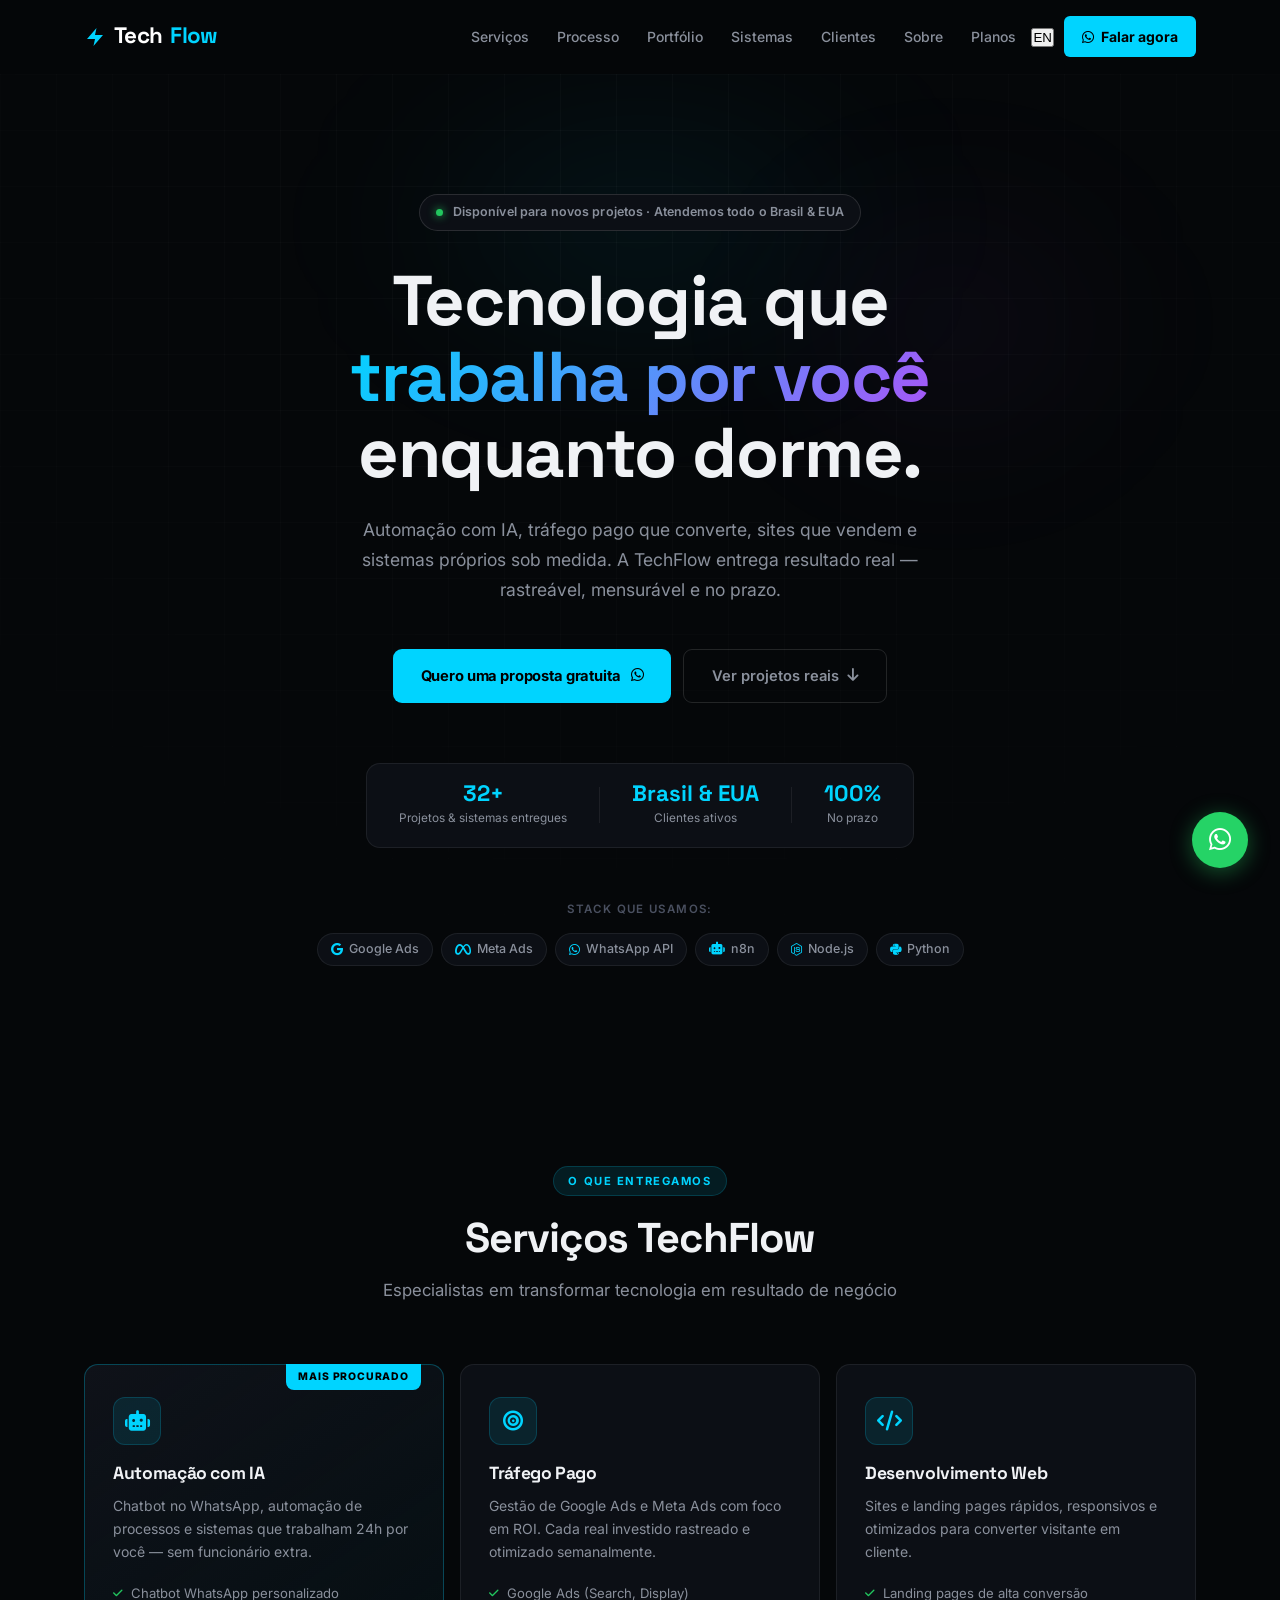
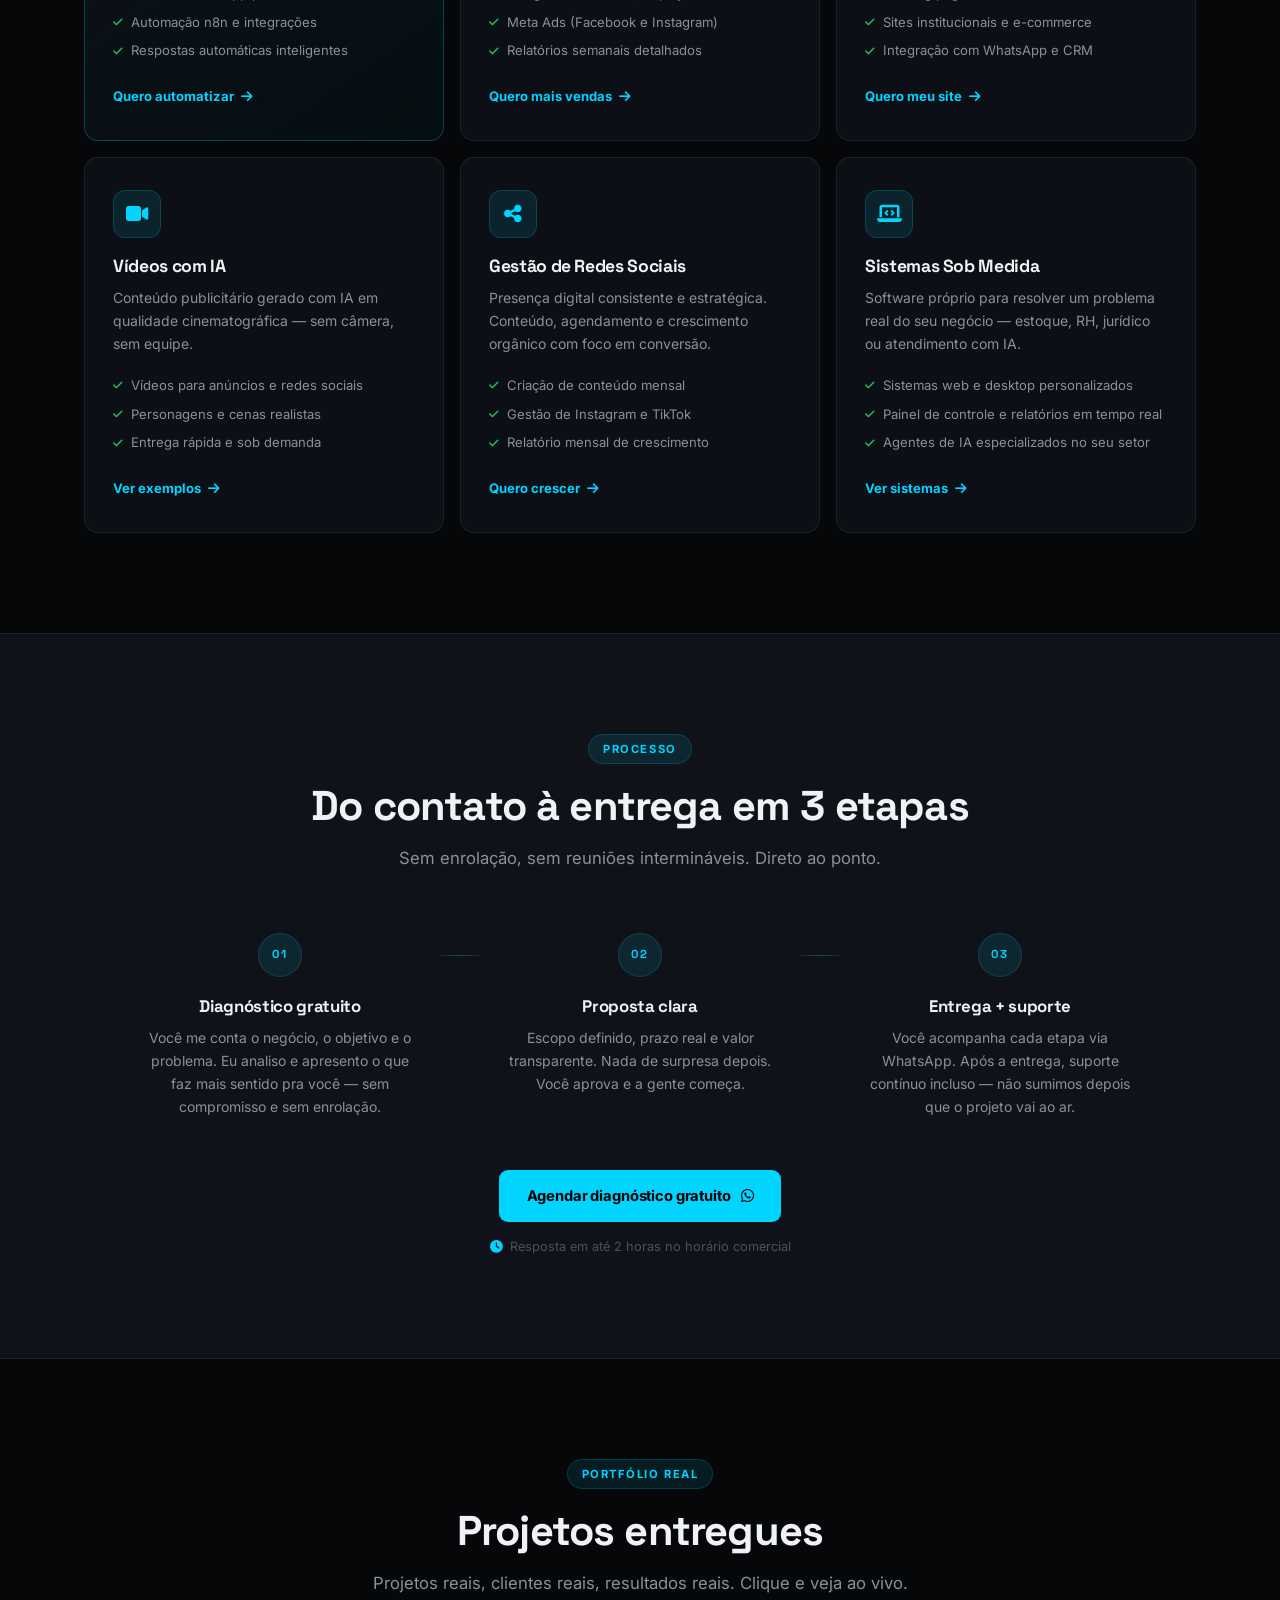
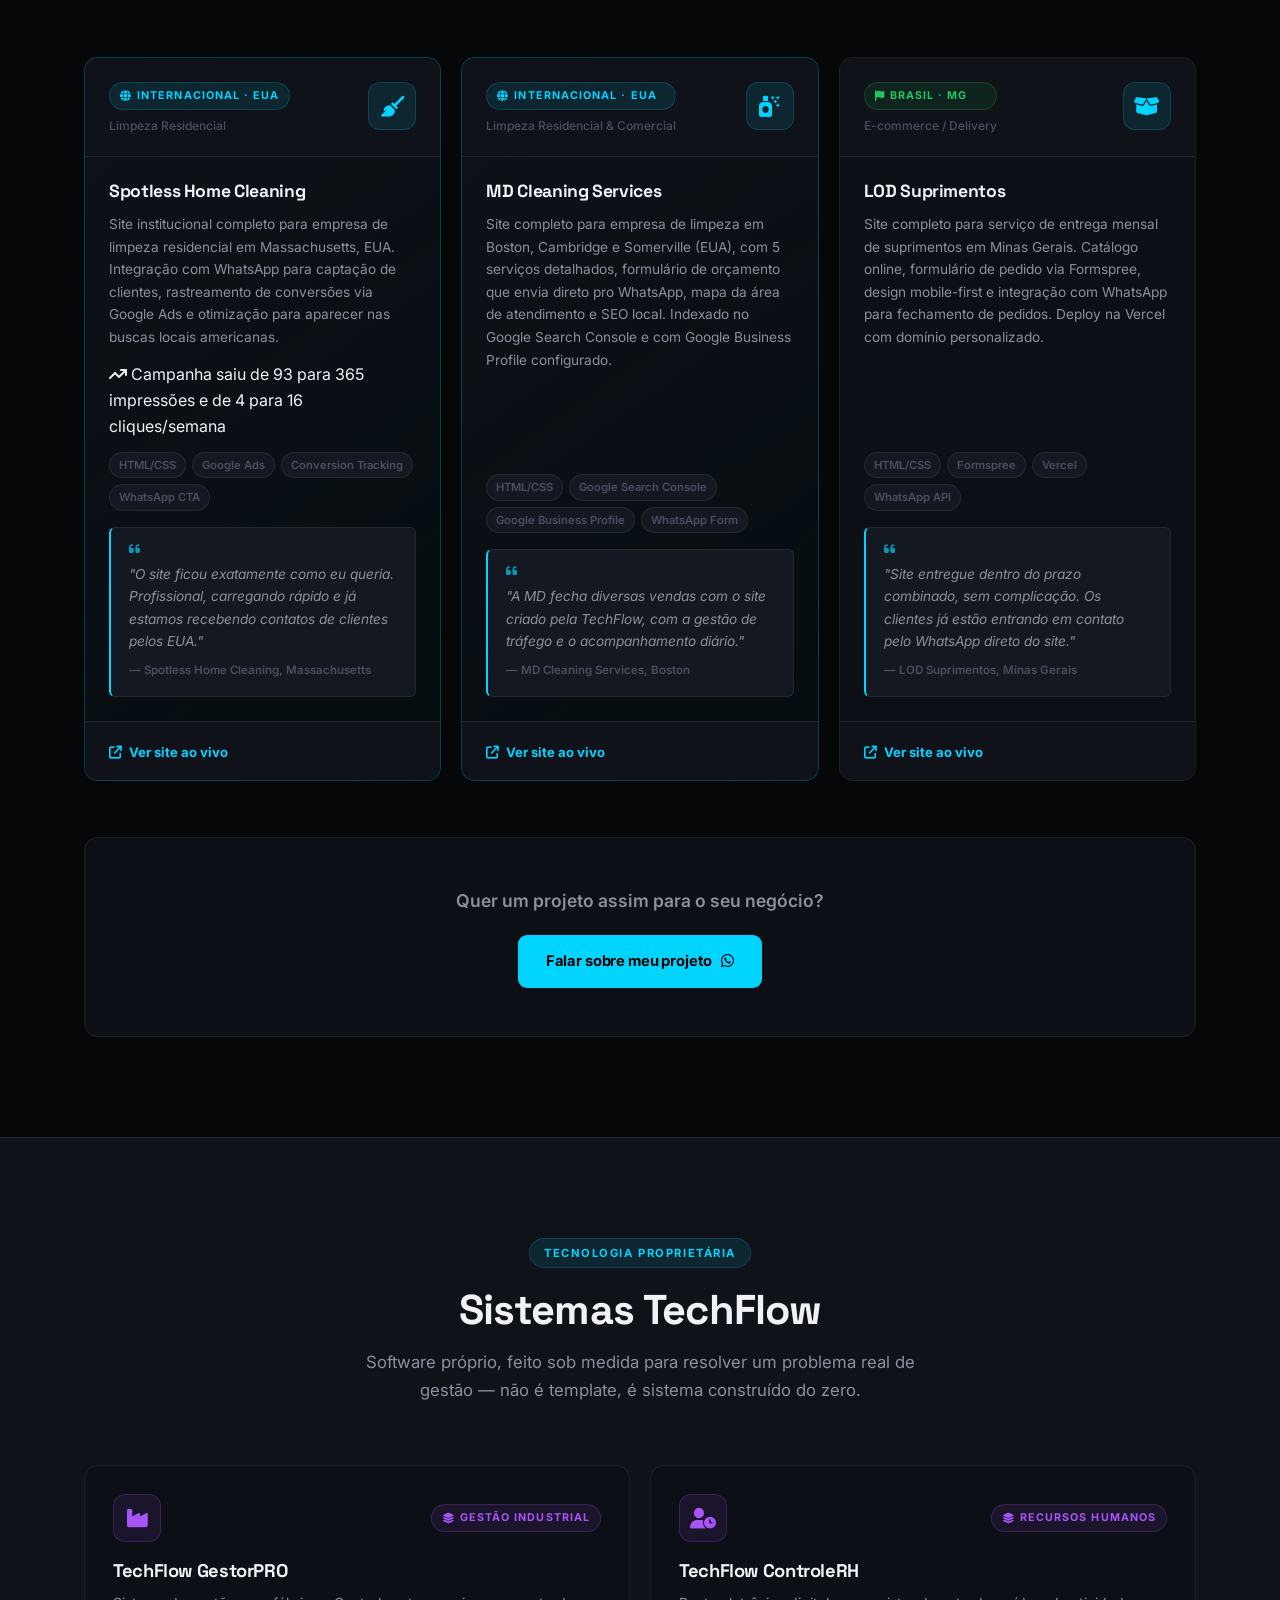
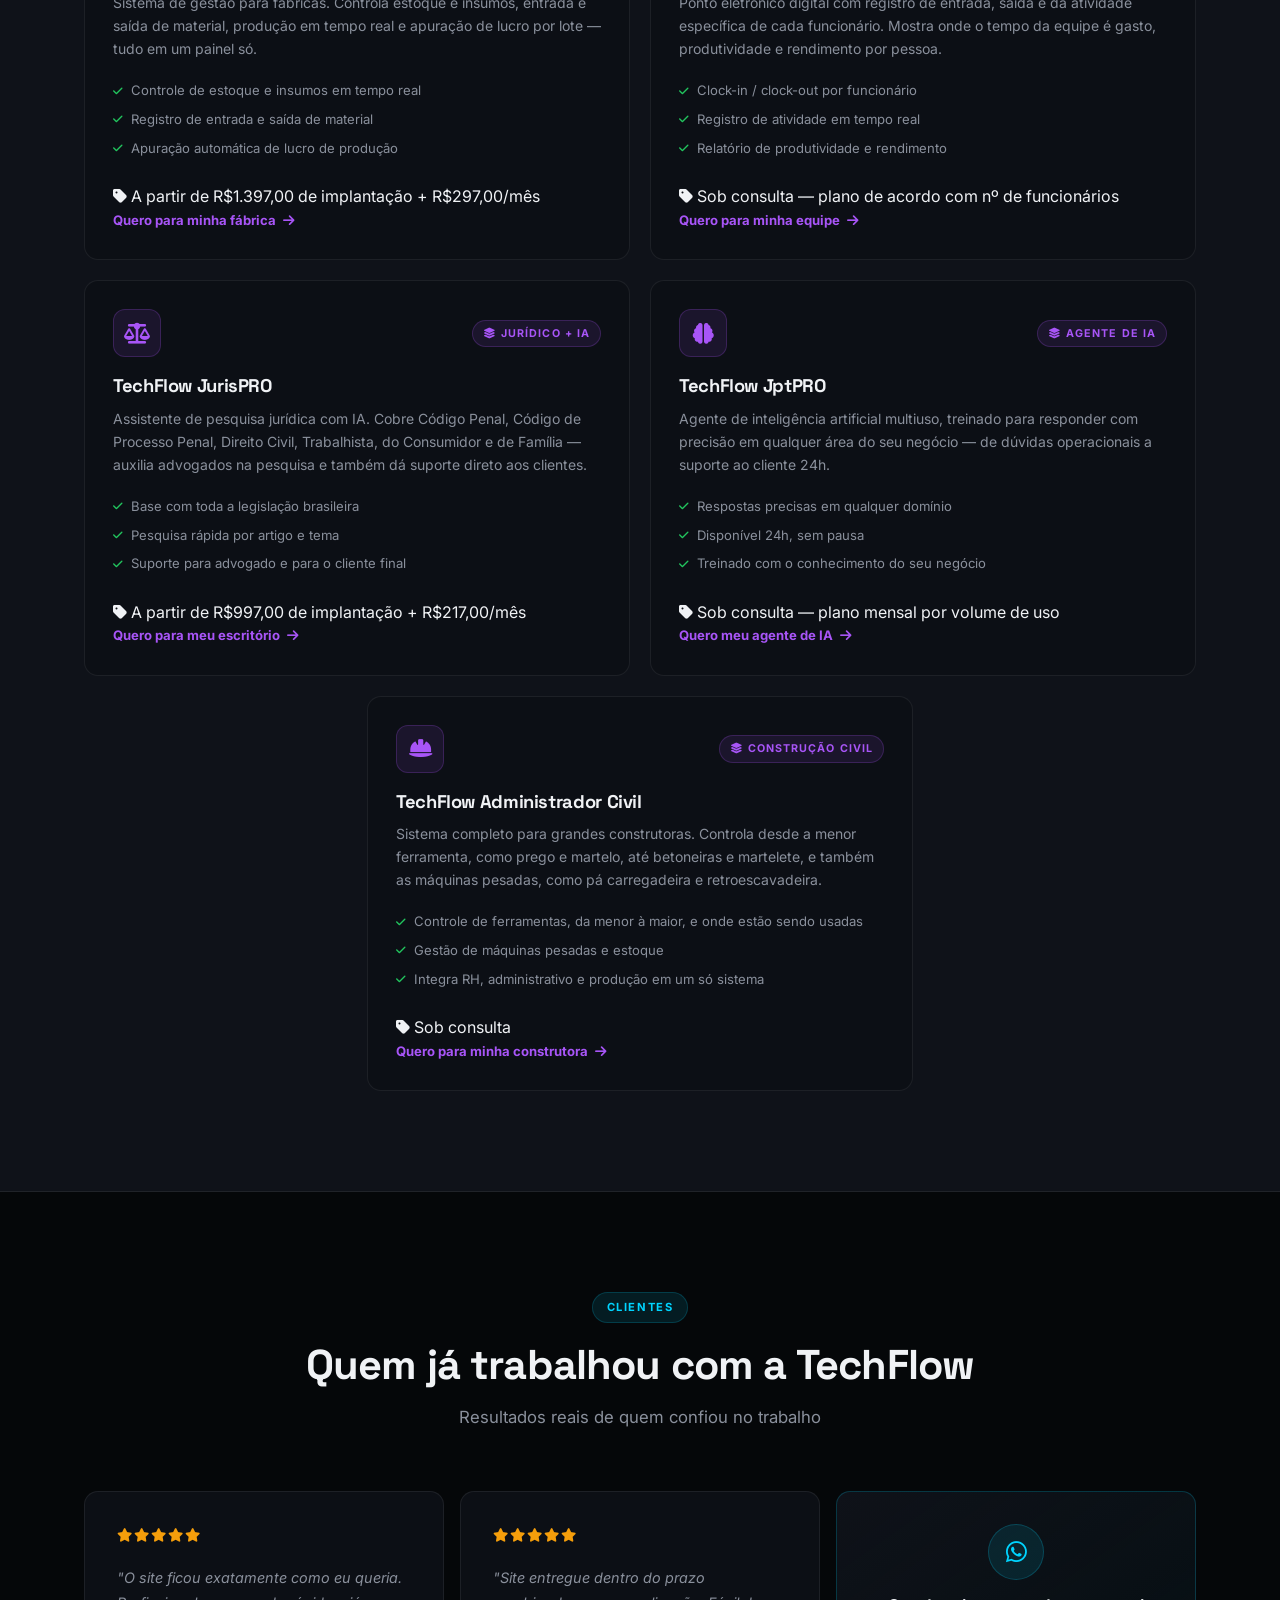
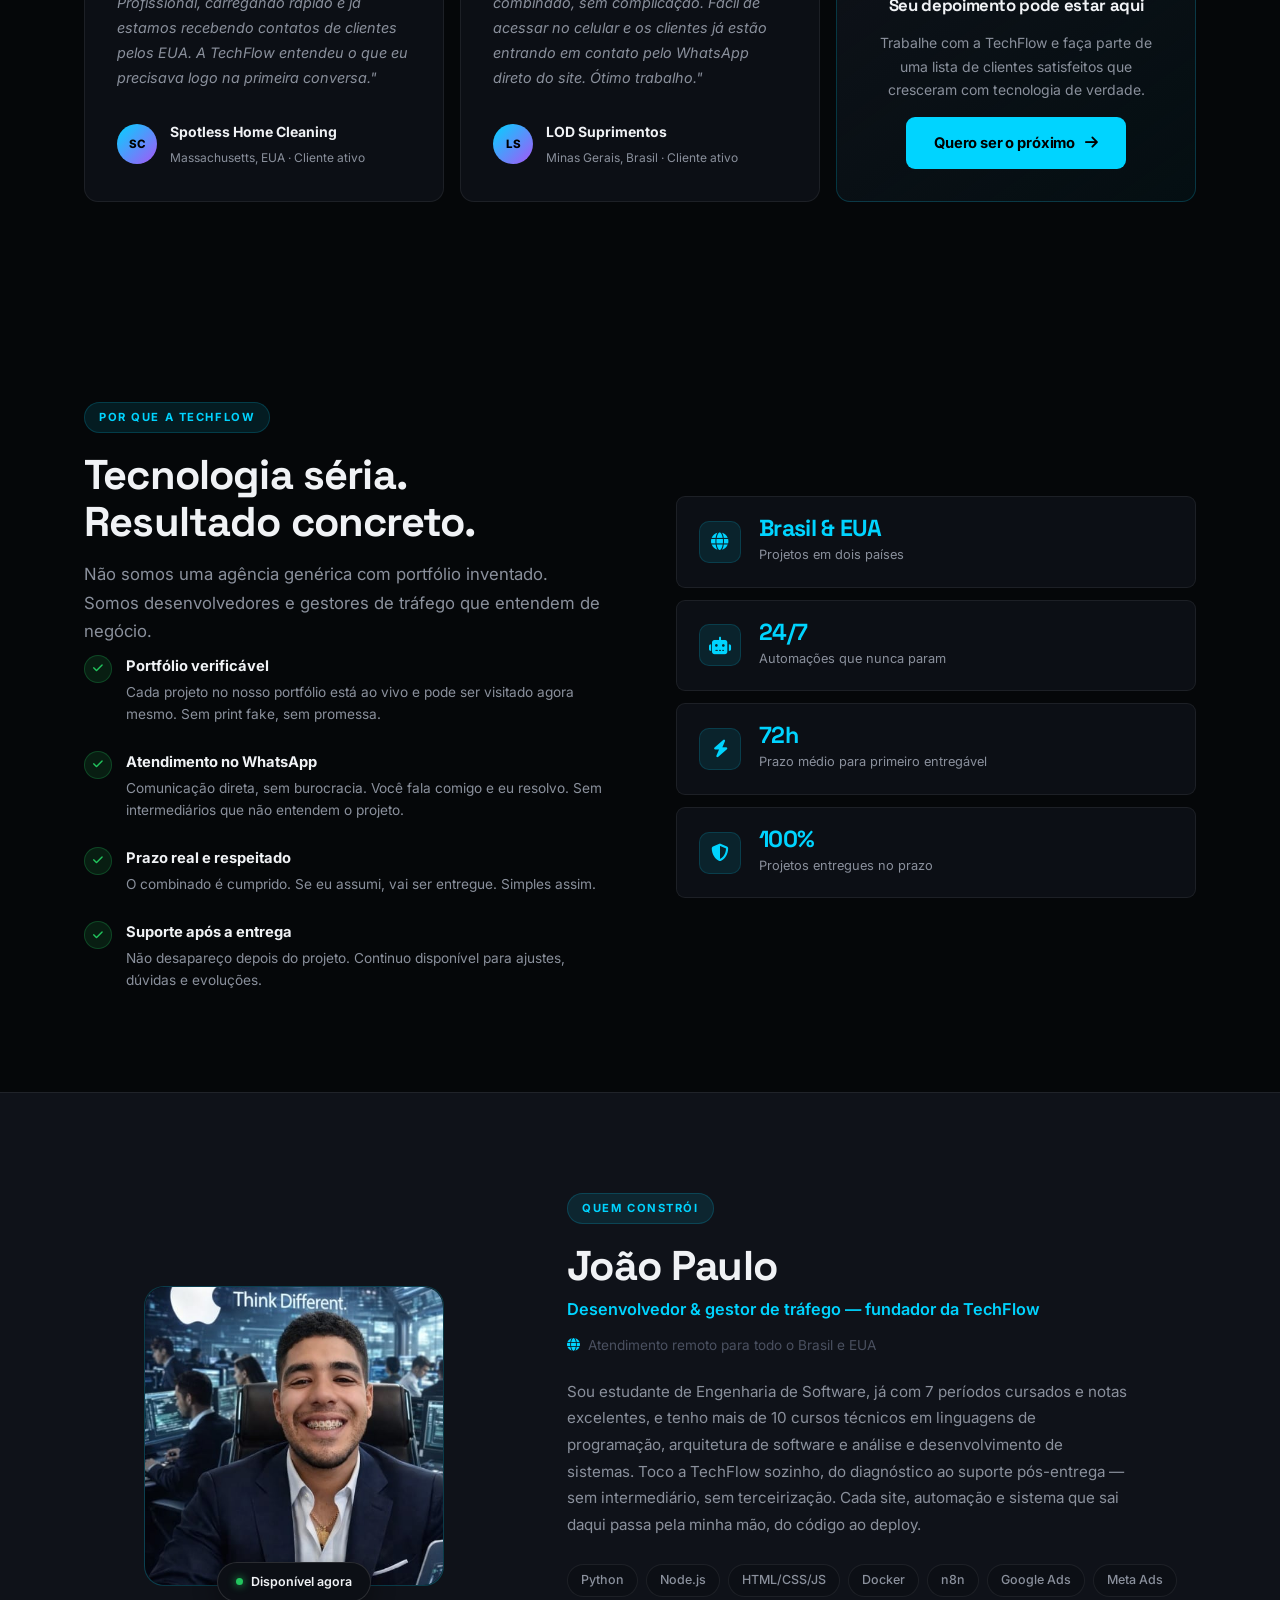
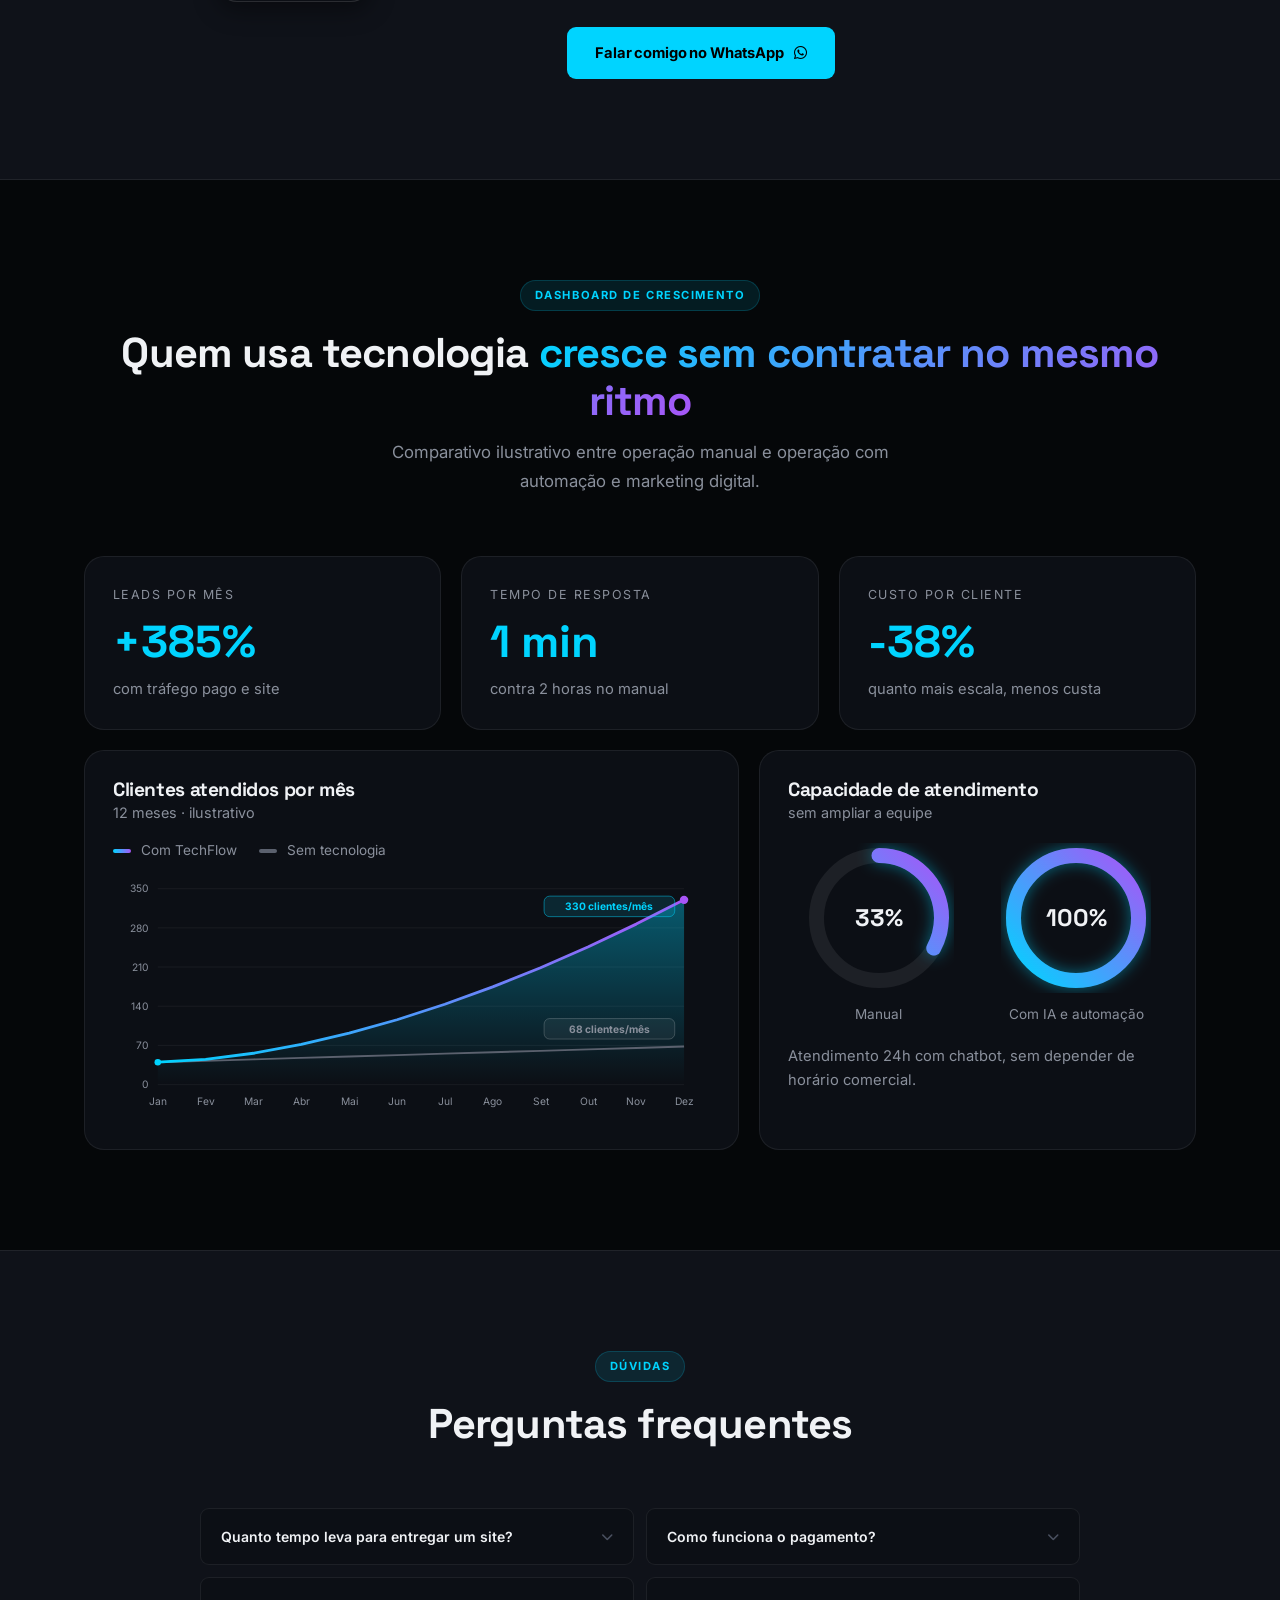
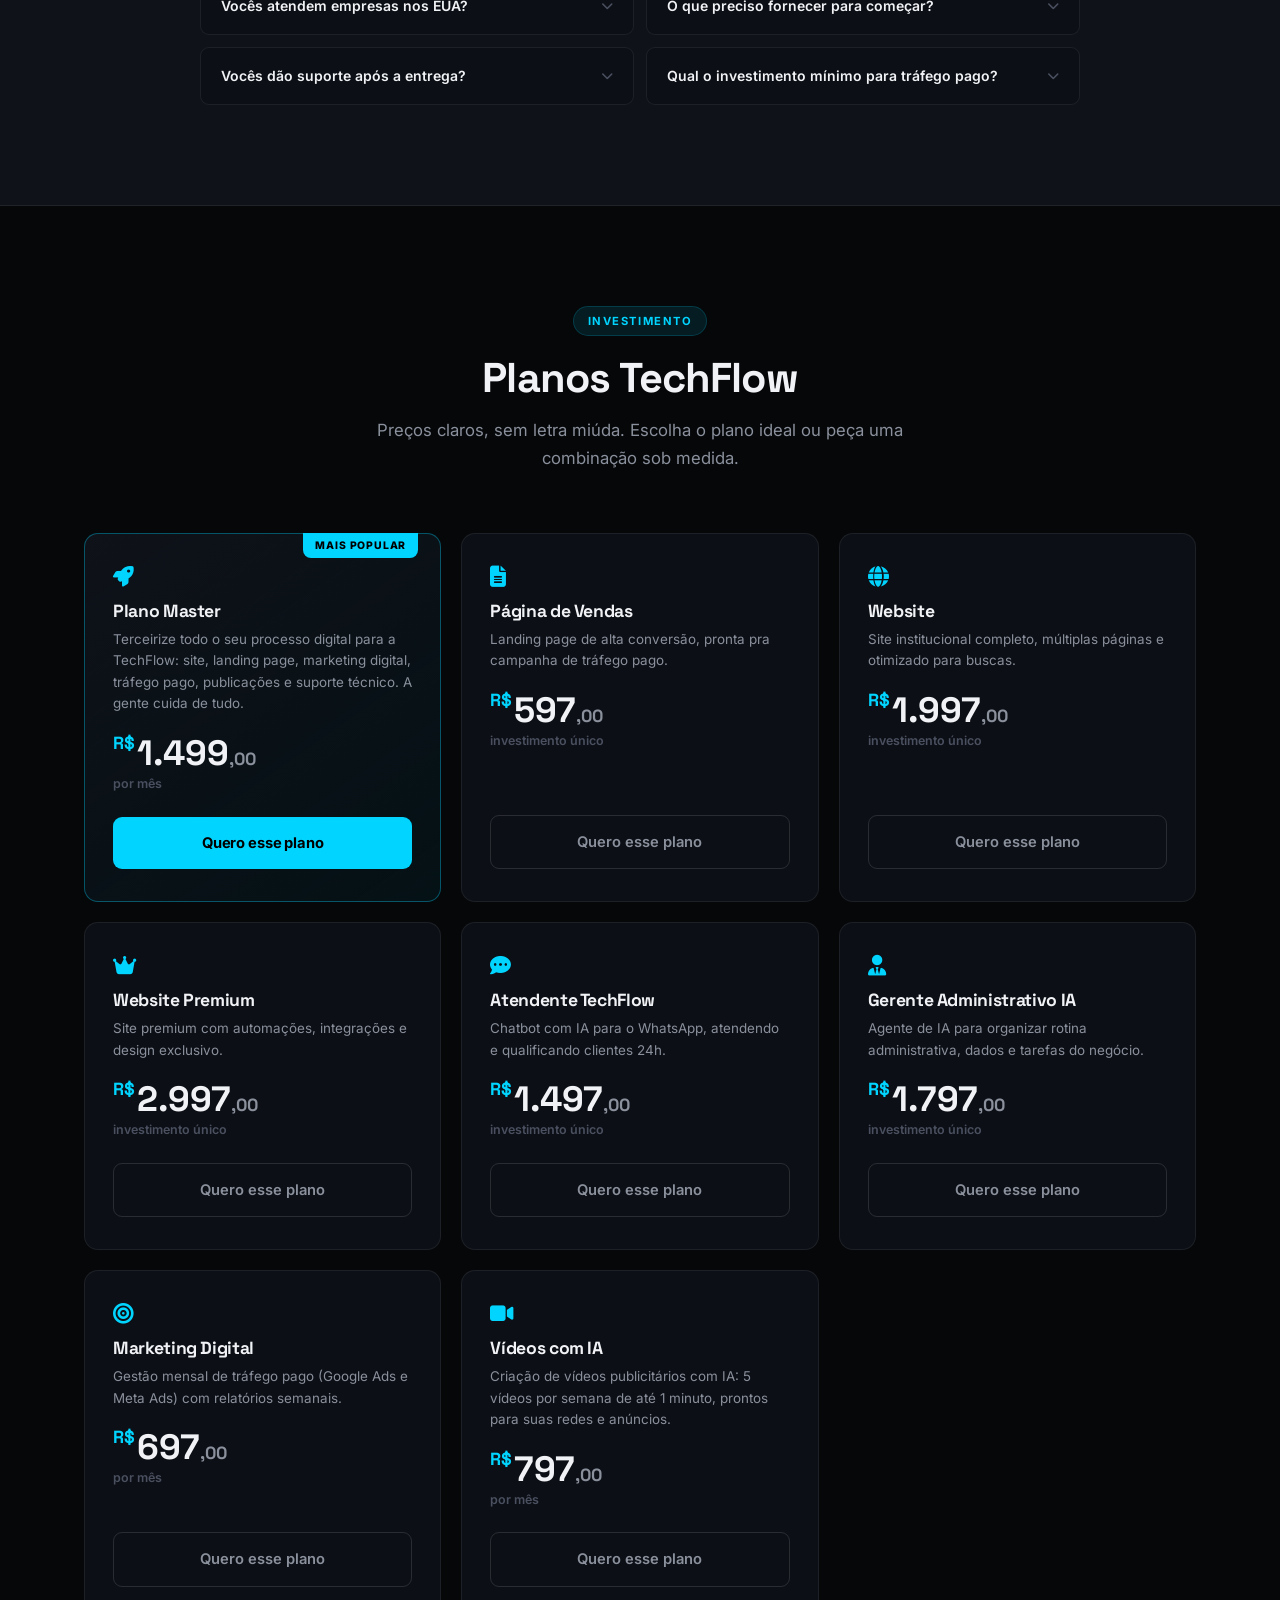
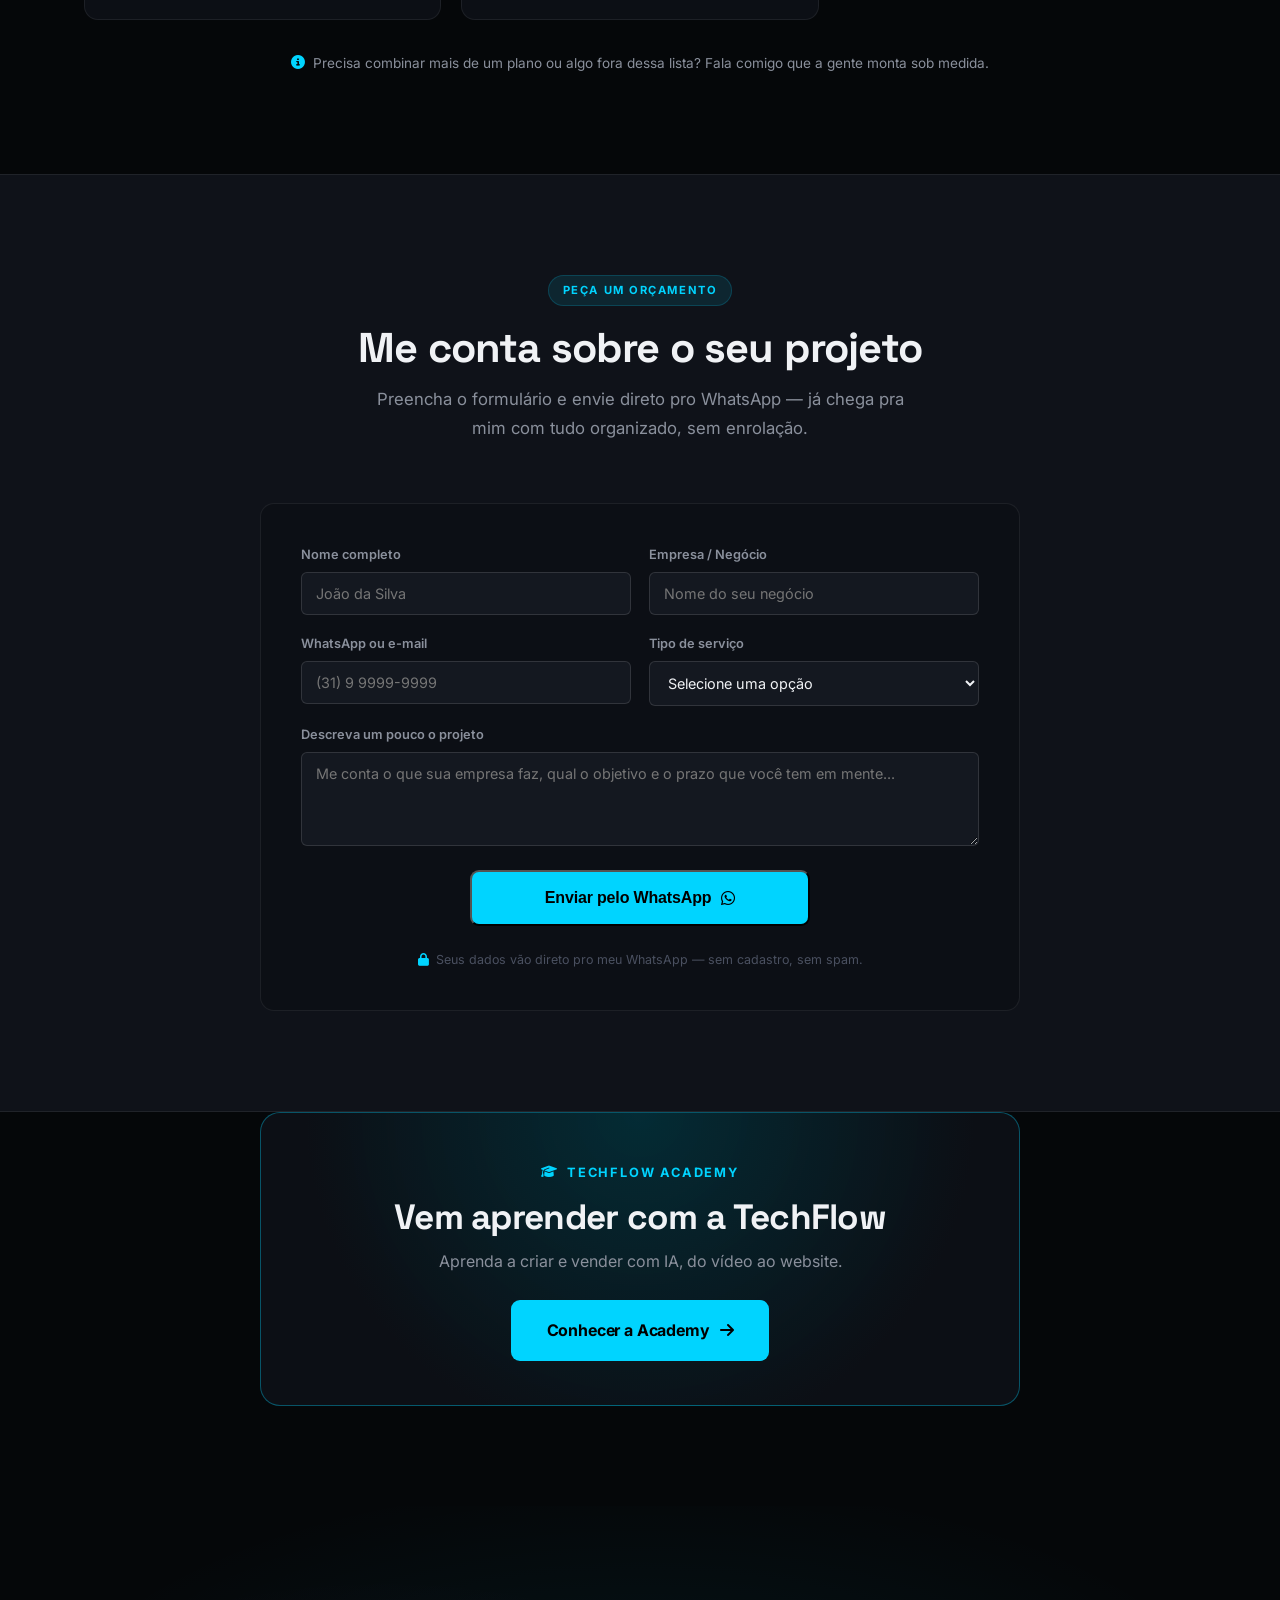
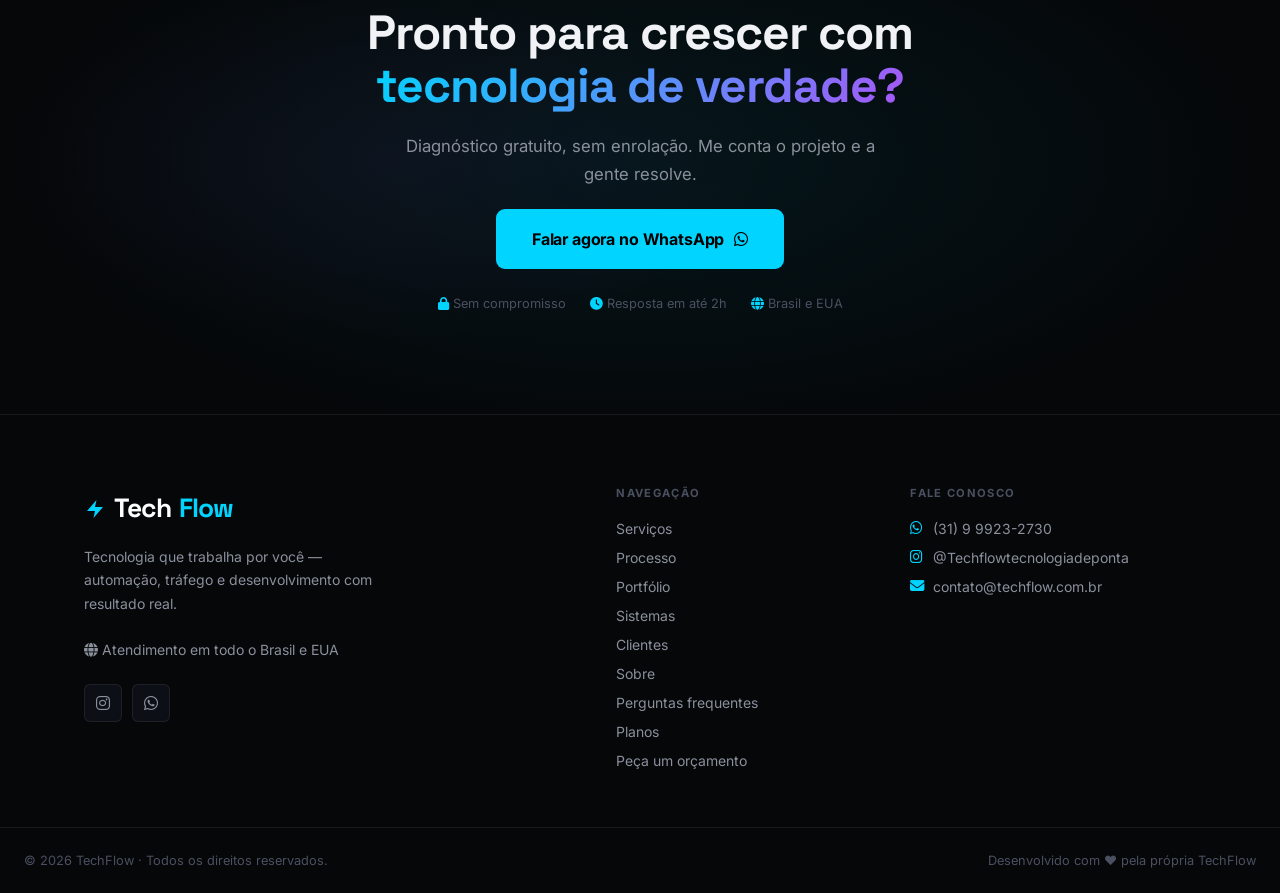
<file: index.html>
<!Doctype html>
<html lang="pt-br">
  <head>
    <meta charset="UTF-8" />
    <meta name="viewport" content="width=device-width, initial-scale=1.0" />

    <!-- SEO -->
    <title>TechFlow | Automação com IA, Tráfego Pago e Desenvolvimento Web</title>
    <meta name="description" content="TechFlow: agência de tecnologia especializada em automação com IA, tráfego pago no Google e Meta, e desenvolvimento de sites e sistemas. Atendemos todo o Brasil e os EUA." />
    <meta name="keywords" content="automação IA, tráfego pago, desenvolvimento web, chatbot WhatsApp, Google Ads, Meta Ads, n8n, agência tecnologia Brasil" />
    <link rel="canonical" href="https://site-techflow.vercel.app/" />

    <!-- Open Graph (WhatsApp / redes sociais) -->
    <meta property="og:type" content="website" />
    <meta property="og:title" content="TechFlow | Automação com IA, Tráfego Pago e Desenvolvimento Web" />
    <meta property="og:description" content="Transformamos negócios com tecnologia de verdade. Automação com IA, Google Ads e sites que convertem. Brasil & EUA." />
    <meta property="og:url" content="https://site-techflow.vercel.app/" />
    <meta property="og:image" content="https://site-techflow.vercel.app/og-image.jpg" />
    <meta name="twitter:card" content="summary_large_image" />

    <!-- Favicon -->
    <link rel="icon" type="image/svg+xml" href="data:image/svg+xml,<svg xmlns='http://www.w3.org/2000/svg' viewBox='0 0 32 32'><rect width='32' height='32' rx='8' fill='%2305070a'/><text x='50%25' y='54%25' dominant-baseline='middle' text-anchor='middle' font-size='20' fill='%2300d4ff'>⚡</text></svg>" />

    <!-- Fonts -->
    <link rel="preconnect" href="https://fonts.googleapis.com" />
    <link rel="preconnect" href="https://fonts.gstatic.com" crossorigin />
    <link href="https://fonts.googleapis.com/css2?family=Inter:wght@300;400;500;600;700;800;900&family=Space+Grotesk:wght@400;500;600;700;800&display=swap" rel="stylesheet" />

    <!-- Icons -->
    <link rel="stylesheet" href="https://cdnjs.cloudflare.com/ajax/libs/font-awesome/6.5.0/css/all.min.css" />

    <link rel="stylesheet" href="style.css" />
  </head>
  <body>

    <!-- ===== HEADER ===== -->
    <header id="header">
      <nav class="container nav-inner">
        <a href="#" class="logo">
          <svg width="22" height="22" viewBox="0 0 22 22" fill="none"><path d="M12.5 2L3 13h8l-1.5 7L19 9h-8L12.5 2z" fill="#00d4ff"/></svg>
          Tech<span>Flow</span>
        </a>
        <ul class="nav-links">
          <li><a href="#servicos" data-i18n="nav_services">Serviços</a></li>
          <li><a href="#processo" data-i18n="nav_process">Processo</a></li>
          <li><a href="#portfolio" data-i18n="nav_portfolio">Portfólio</a></li>
          <li><a href="#sistemas" data-i18n="nav_systems">Sistemas</a></li>
          <li><a href="#depoimentos" data-i18n="nav_clients">Clientes</a></li>
          <li><a href="#sobre" data-i18n="nav_about">Sobre</a></li>
          <li><a href="#planos" data-i18n="nav_pricing">Planos</a></li>
          <li><button id="langToggle" class="lang-toggle" type="button" aria-label="Switch language">EN</button></li>
          <li>
            <a href="https://api.whatsapp.com/send?phone=5531999232730&text=Olá%2C%20quero%20uma%20proposta%20da%20TechFlow!" target="_blank" rel="noopener noreferrer" class="nav-cta">
              <i class="fab fa-whatsapp"></i> <span data-i18n="nav_cta">Falar agora</span>
            </a>
          </li>
        </ul>
        <button class="menu-toggle" id="menuToggle" aria-label="Abrir menu">
          <i class="fas fa-bars"></i>
        </button>
      </nav>
      <div class="mobile-menu" id="mobileMenu">
        <a href="#servicos" data-i18n="nav_services">Serviços</a>
        <a href="#processo" data-i18n="nav_process">Processo</a>
        <a href="#portfolio" data-i18n="nav_portfolio">Portfólio</a>
        <a href="#sistemas" data-i18n="nav_systems">Sistemas</a>
        <a href="#depoimentos" data-i18n="nav_clients">Clientes</a>
        <a href="#sobre" data-i18n="nav_about">Sobre</a>
        <a href="#planos" data-i18n="nav_pricing">Planos</a>
        <button id="langToggleMobile" class="lang-toggle lang-toggle--mobile" type="button" aria-label="Switch language">English / EN</button>
        <a href="https://api.whatsapp.com/send?phone=5531999232730&text=Olá%2C%20quero%20uma%20proposta%20da%20TechFlow!" target="_blank" rel="noopener noreferrer" class="mobile-cta">
          <i class="fab fa-whatsapp"></i> <span data-i18n="nav_cta">Falar agora</span>
        </a>
      </div>
    </header>

    <!-- ===== HERO ===== -->
    <section class="hero">
      <div class="hero-bg-grid"></div>
      <div class="hero-glow hero-glow-1"></div>
      <div class="hero-glow hero-glow-2"></div>

      <div class="container hero-content">
        <div class="hero-badge">
          <span class="badge-dot"></span>
          <span data-i18n="hero_badge">Disponível para novos projetos · Atendemos todo o Brasil & EUA</span>
        </div>

        <h1>
          <span data-i18n="hero_h1_1">Tecnologia que</span><br />
          <span class="gradient-text" data-i18n="hero_h1_2">trabalha por você</span><br />
          <span data-i18n="hero_h1_3">enquanto dorme.</span>
        </h1>

        <p class="hero-sub" data-i18n="hero_sub">
          Automação com IA, tráfego pago que converte, sites que vendem e sistemas próprios sob medida.
          A TechFlow entrega resultado real — rastreável, mensurável e no prazo.
        </p>

        <div class="hero-btns">
          <a href="https://api.whatsapp.com/send?phone=5531999232730&text=Olá%2C%20quero%20uma%20proposta%20gratuita%20da%20TechFlow!" target="_blank" rel="noopener noreferrer" class="btn-primary">
            <span data-i18n="hero_btn_primary">Quero uma proposta gratuita</span> <i class="fab fa-whatsapp"></i>
          </a>
          <a href="#portfolio" class="btn-ghost"><span data-i18n="hero_btn_ghost">Ver projetos reais</span> <i class="fas fa-arrow-down"></i></a>
        </div>

        <div class="hero-stats">
          <div class="stat">
            <strong>32+</strong>
            <span data-i18n="stat_1">Projetos &amp; sistemas entregues</span>
          </div>
          <div class="stat-divider"></div>
          <div class="stat">
            <strong data-i18n="stat_2_num">Brasil &amp; EUA</strong>
            <span data-i18n="stat_2">Clientes ativos</span>
          </div>
          <div class="stat-divider"></div>
          <div class="stat">
            <strong>100%</strong>
            <span data-i18n="stat_3">No prazo</span>
          </div>
        </div>

        <!-- Logos parceiros tecnologia -->
        <div class="tech-strip">
          <span data-i18n="tech_strip_label">Stack que usamos:</span>
          <div class="tech-pills">
            <div class="tech-pill"><i class="fab fa-google"></i> Google Ads</div>
            <div class="tech-pill"><i class="fab fa-meta"></i> Meta Ads</div>
            <div class="tech-pill"><i class="fab fa-whatsapp"></i> WhatsApp API</div>
            <div class="tech-pill"><i class="fas fa-robot"></i> n8n</div>
            <div class="tech-pill"><i class="fab fa-node-js"></i> Node.js</div>
            <div class="tech-pill"><i class="fab fa-python"></i> Python</div>
          </div>
        </div>
      </div>
    </section>

    <!-- ===== SERVIÇOS ===== -->
    <section id="servicos" class="services">
      <div class="container">
        <div class="section-header">
          <div class="section-label" data-i18n="services_label">O que entregamos</div>
          <h2 class="section-title" data-i18n="services_title">Serviços TechFlow</h2>
          <p class="section-sub" data-i18n="services_sub">Especialistas em transformar tecnologia em resultado de negócio</p>
        </div>

        <div class="services-grid">

          <div class="service-card featured">
            <div class="service-badge" data-i18n="svc_badge">Mais procurado</div>
            <div class="service-icon"><i class="fas fa-robot"></i></div>
            <h3 data-i18n="svc1_title">Automação com IA</h3>
            <p data-i18n="svc1_desc">Chatbot no WhatsApp, automação de processos e sistemas que trabalham 24h por você — sem funcionário extra.</p>
            <ul class="service-list">
              <li><i class="fas fa-check"></i> <span data-i18n="svc1_li1">Chatbot WhatsApp personalizado</span></li>
              <li><i class="fas fa-check"></i> <span data-i18n="svc1_li2">Automação n8n e integrações</span></li>
              <li><i class="fas fa-check"></i> <span data-i18n="svc1_li3">Respostas automáticas inteligentes</span></li>
            </ul>
            <a href="https://api.whatsapp.com/send?phone=5531999232730&text=Quero%20saber%20mais%20sobre%20Automação%20com%20IA!" target="_blank" rel="noopener noreferrer" class="service-link"><span data-i18n="svc1_link">Quero automatizar</span> <i class="fas fa-arrow-right"></i></a>
          </div>

          <div class="service-card">
            <div class="service-icon"><i class="fas fa-bullseye"></i></div>
            <h3 data-i18n="svc2_title">Tráfego Pago</h3>
            <p data-i18n="svc2_desc">Gestão de Google Ads e Meta Ads com foco em ROI. Cada real investido rastreado e otimizado semanalmente.</p>
            <ul class="service-list">
              <li><i class="fas fa-check"></i> <span data-i18n="svc2_li1">Google Ads (Search, Display)</span></li>
              <li><i class="fas fa-check"></i> <span data-i18n="svc2_li2">Meta Ads (Facebook e Instagram)</span></li>
              <li><i class="fas fa-check"></i> <span data-i18n="svc2_li3">Relatórios semanais detalhados</span></li>
            </ul>
            <a href="https://api.whatsapp.com/send?phone=5531999232730&text=Quero%20saber%20mais%20sobre%20Tráfego%20Pago!" target="_blank" rel="noopener noreferrer" class="service-link"><span data-i18n="svc2_link">Quero mais vendas</span> <i class="fas fa-arrow-right"></i></a>
          </div>

          <div class="service-card">
            <div class="service-icon"><i class="fas fa-code"></i></div>
            <h3 data-i18n="svc3_title">Desenvolvimento Web</h3>
            <p data-i18n="svc3_desc">Sites e landing pages rápidos, responsivos e otimizados para converter visitante em cliente.</p>
            <ul class="service-list">
              <li><i class="fas fa-check"></i> <span data-i18n="svc3_li1">Landing pages de alta conversão</span></li>
              <li><i class="fas fa-check"></i> <span data-i18n="svc3_li2">Sites institucionais e e-commerce</span></li>
              <li><i class="fas fa-check"></i> <span data-i18n="svc3_li3">Integração com WhatsApp e CRM</span></li>
            </ul>
            <a href="https://api.whatsapp.com/send?phone=5531999232730&text=Quero%20saber%20mais%20sobre%20Desenvolvimento%20Web!" target="_blank" rel="noopener noreferrer" class="service-link"><span data-i18n="svc3_link">Quero meu site</span> <i class="fas fa-arrow-right"></i></a>
          </div>

          <div class="service-card">
            <div class="service-icon"><i class="fas fa-video"></i></div>
            <h3 data-i18n="svc4_title">Vídeos com IA</h3>
            <p data-i18n="svc4_desc">Conteúdo publicitário gerado com IA em qualidade cinematográfica — sem câmera, sem equipe.</p>
            <ul class="service-list">
              <li><i class="fas fa-check"></i> <span data-i18n="svc4_li1">Vídeos para anúncios e redes sociais</span></li>
              <li><i class="fas fa-check"></i> <span data-i18n="svc4_li2">Personagens e cenas realistas</span></li>
              <li><i class="fas fa-check"></i> <span data-i18n="svc4_li3">Entrega rápida e sob demanda</span></li>
            </ul>
            <a href="videos.html" class="service-link"><span data-i18n="svc4_link">Ver exemplos</span> <i class="fas fa-arrow-right"></i></a>
          </div>

          <div class="service-card">
            <div class="service-icon"><i class="fas fa-share-nodes"></i></div>
            <h3 data-i18n="svc5_title">Gestão de Redes Sociais</h3>
            <p data-i18n="svc5_desc">Presença digital consistente e estratégica. Conteúdo, agendamento e crescimento orgânico com foco em conversão.</p>
            <ul class="service-list">
              <li><i class="fas fa-check"></i> <span data-i18n="svc5_li1">Criação de conteúdo mensal</span></li>
              <li><i class="fas fa-check"></i> <span data-i18n="svc5_li2">Gestão de Instagram e TikTok</span></li>
              <li><i class="fas fa-check"></i> <span data-i18n="svc5_li3">Relatório mensal de crescimento</span></li>
            </ul>
            <a href="https://api.whatsapp.com/send?phone=5531999232730&text=Quero%20saber%20mais%20sobre%20Gestão%20de%20Redes%20Sociais!" target="_blank" rel="noopener noreferrer" class="service-link"><span data-i18n="svc5_link">Quero crescer</span> <i class="fas fa-arrow-right"></i></a>
          </div>

          <div class="service-card">
            <div class="service-icon"><i class="fas fa-laptop-code"></i></div>
            <h3 data-i18n="svc6_title">Sistemas Sob Medida</h3>
            <p data-i18n="svc6_desc">Software próprio para resolver um problema real do seu negócio — estoque, RH, jurídico ou atendimento com IA.</p>
            <ul class="service-list">
              <li><i class="fas fa-check"></i> <span data-i18n="svc6_li1">Sistemas web e desktop personalizados</span></li>
              <li><i class="fas fa-check"></i> <span data-i18n="svc6_li2">Painel de controle e relatórios em tempo real</span></li>
              <li><i class="fas fa-check"></i> <span data-i18n="svc6_li3">Agentes de IA especializados no seu setor</span></li>
            </ul>
            <a href="#sistemas" class="service-link"><span data-i18n="svc6_link">Ver sistemas</span> <i class="fas fa-arrow-right"></i></a>
          </div>

        </div>
      </div>
    </section>

    <!-- ===== COMO FUNCIONA ===== -->
    <section id="processo" class="process">
      <div class="container">
        <div class="section-header">
          <div class="section-label" data-i18n="process_label">Processo</div>
          <h2 class="section-title" data-i18n="process_title">Do contato à entrega em 3 etapas</h2>
          <p class="section-sub" data-i18n="process_sub">Sem enrolação, sem reuniões intermináveis. Direto ao ponto.</p>
        </div>

        <div class="process-track">
          <div class="process-step">
            <div class="step-num">01</div>
            <div class="step-body">
              <h3 data-i18n="proc1_title">Diagnóstico gratuito</h3>
              <p data-i18n="proc1_desc">Você me conta o negócio, o objetivo e o problema. Eu analiso e apresento o que faz mais sentido pra você — sem compromisso e sem enrolação.</p>
            </div>
          </div>
          <div class="process-connector"><div class="connector-line"></div></div>
          <div class="process-step">
            <div class="step-num">02</div>
            <div class="step-body">
              <h3 data-i18n="proc2_title">Proposta clara</h3>
              <p data-i18n="proc2_desc">Escopo definido, prazo real e valor transparente. Nada de surpresa depois. Você aprova e a gente começa.</p>
            </div>
          </div>
          <div class="process-connector"><div class="connector-line"></div></div>
          <div class="process-step">
            <div class="step-num">03</div>
            <div class="step-body">
              <h3 data-i18n="proc3_title">Entrega + suporte</h3>
              <p data-i18n="proc3_desc">Você acompanha cada etapa via WhatsApp. Após a entrega, suporte contínuo incluso — não sumimos depois que o projeto vai ao ar.</p>
            </div>
          </div>
        </div>

        <div class="process-cta">
          <a href="https://api.whatsapp.com/send?phone=5531999232730&text=Olá%2C%20quero%20agendar%20um%20diagnóstico%20gratuito%20com%20a%20TechFlow!" target="_blank" rel="noopener noreferrer" class="btn-primary">
            <span data-i18n="proc_cta_btn">Agendar diagnóstico gratuito</span> <i class="fab fa-whatsapp"></i>
          </a>
          <p class="process-note"><i class="fas fa-clock"></i> <span data-i18n="proc_note">Resposta em até 2 horas no horário comercial</span></p>
        </div>
      </div>
    </section>

    <!-- ===== PORTFÓLIO REAL ===== -->
    <section id="portfolio" class="portfolio">
      <div class="container">
        <div class="section-header">
          <div class="section-label" data-i18n="pf_label">Portfólio real</div>
          <h2 class="section-title" data-i18n="pf_title">Projetos entregues</h2>
          <p class="section-sub" data-i18n="pf_sub">Projetos reais, clientes reais, resultados reais. Clique e veja ao vivo.</p>
        </div>

        <div class="portfolio-grid">

          <!-- PROJETO 1 - SPOTLESS -->
          <div class="p-card p-card--featured">
            <div class="p-card-header">
              <div class="p-meta">
                <span class="p-tag p-tag--intl"><i class="fas fa-globe"></i> <span data-i18n="tag_intl">Internacional · EUA</span></span>
                <span class="p-category" data-i18n="pf1_cat">Limpeza Residencial</span>
              </div>
              <div class="p-icon-wrap">
                <i class="fas fa-broom"></i>
              </div>
            </div>
            <div class="p-card-body">
              <h3>Spotless Home Cleaning</h3>
              <p data-i18n="pf1_desc">Site institucional completo para empresa de limpeza residencial em Massachusetts, EUA. Integração com WhatsApp para captação de clientes, rastreamento de conversões via Google Ads e otimização para aparecer nas buscas locais americanas.</p>
              <div class="p-result">
                <i class="fas fa-arrow-trend-up"></i>
                <span data-i18n="pf1_result">Campanha saiu de 93 para 365 impressões e de 4 para 16 cliques/semana</span>
              </div>
              <div class="p-tech-list">
                <span class="p-tech">HTML/CSS</span>
                <span class="p-tech">Google Ads</span>
                <span class="p-tech">Conversion Tracking</span>
                <span class="p-tech">WhatsApp CTA</span>
              </div>
              <blockquote class="p-quote">
                <i class="fas fa-quote-left"></i>
                <p data-i18n="pf1_quote">"O site ficou exatamente como eu queria. Profissional, carregando rápido e já estamos recebendo contatos de clientes pelos EUA."</p>
                <cite data-i18n="pf1_cite">— Spotless Home Cleaning, Massachusetts</cite>
              </blockquote>
            </div>
            <div class="p-card-footer">
              <a href="https://spotesshomecleaning.com" target="_blank" rel="noopener noreferrer" class="p-link p-link--live">
                <i class="fas fa-arrow-up-right-from-square"></i> <span data-i18n="pf_live">Ver site ao vivo</span>
              </a>
            </div>
          </div>

          <!-- PROJETO 2 - MD CLEANING -->
          <div class="p-card p-card--featured">
            <div class="p-card-header">
              <div class="p-meta">
                <span class="p-tag p-tag--intl"><i class="fas fa-globe"></i> <span data-i18n="tag_intl">Internacional · EUA</span></span>
                <span class="p-category" data-i18n="pf3_cat">Limpeza Residencial &amp; Comercial</span>
              </div>
              <div class="p-icon-wrap">
                <i class="fas fa-spray-can-sparkles"></i>
              </div>
            </div>
            <div class="p-card-body">
              <h3>MD Cleaning Services</h3>
              <p data-i18n="pf3_desc">Site completo para empresa de limpeza em Boston, Cambridge e Somerville (EUA), com 5 serviços detalhados, formulário de orçamento que envia direto pro WhatsApp, mapa da área de atendimento e SEO local. Indexado no Google Search Console e com Google Business Profile configurado.</p>
              <div class="p-tech-list">
                <span class="p-tech">HTML/CSS</span>
                <span class="p-tech">Google Search Console</span>
                <span class="p-tech">Google Business Profile</span>
                <span class="p-tech">WhatsApp Form</span>
              </div>
              <blockquote class="p-quote">
                <i class="fas fa-quote-left"></i>
                <p data-i18n="pf3_quote">"A MD fecha diversas vendas com o site criado pela TechFlow, com a gestão de tráfego e o acompanhamento diário."</p>
                <cite data-i18n="pf3_cite">— MD Cleaning Services, Boston</cite>
              </blockquote>
            </div>
            <div class="p-card-footer">
              <a href="https://mdcleaningservicescompany.com" target="_blank" rel="noopener noreferrer" class="p-link p-link--live">
                <i class="fas fa-arrow-up-right-from-square"></i> <span data-i18n="pf_live">Ver site ao vivo</span>
              </a>
            </div>
          </div>

          <!-- PROJETO 3 - LOD SUPRIMENTOS -->
          <div class="p-card">
            <div class="p-card-header">
              <div class="p-meta">
                <span class="p-tag p-tag--br"><i class="fas fa-flag"></i> <span data-i18n="tag_br">Brasil · MG</span></span>
                <span class="p-category" data-i18n="pf4_cat">E-commerce / Delivery</span>
              </div>
              <div class="p-icon-wrap">
                <i class="fas fa-box-open"></i>
              </div>
            </div>
            <div class="p-card-body">
              <h3>LOD Suprimentos</h3>
              <p data-i18n="pf4_desc">Site completo para serviço de entrega mensal de suprimentos em Minas Gerais. Catálogo online, formulário de pedido via Formspree, design mobile-first e integração com WhatsApp para fechamento de pedidos. Deploy na Vercel com domínio personalizado.</p>
              <div class="p-tech-list">
                <span class="p-tech">HTML/CSS</span>
                <span class="p-tech">Formspree</span>
                <span class="p-tech">Vercel</span>
                <span class="p-tech">WhatsApp API</span>
              </div>
              <blockquote class="p-quote">
                <i class="fas fa-quote-left"></i>
                <p data-i18n="pf4_quote">"Site entregue dentro do prazo combinado, sem complicação. Os clientes já estão entrando em contato pelo WhatsApp direto do site."</p>
                <cite data-i18n="pf4_cite">— LOD Suprimentos, Minas Gerais</cite>
              </blockquote>
            </div>
            <div class="p-card-footer">
              <a href="https://suprimentos-lod.vercel.app" target="_blank" rel="noopener noreferrer" class="p-link p-link--live">
                <i class="fas fa-arrow-up-right-from-square"></i> <span data-i18n="pf_live">Ver site ao vivo</span>
              </a>
            </div>
          </div>

        </div>

        <!-- CTA pós portfólio -->
        <div class="portfolio-cta">
          <p data-i18n="pf_cta_text">Quer um projeto assim para o seu negócio?</p>
          <a href="https://api.whatsapp.com/send?phone=5531999232730&text=Vi%20o%20portfólio%20da%20TechFlow%20e%20quero%20um%20projeto%20para%20meu%20negócio!" target="_blank" rel="noopener noreferrer" class="btn-primary">
            <span data-i18n="pf_cta_btn">Falar sobre meu projeto</span> <i class="fab fa-whatsapp"></i>
          </a>
        </div>
      </div>
    </section>

    <!-- ===== SISTEMAS / SAAS ===== -->
    <section id="sistemas" class="saas-section">
      <div class="container">
        <div class="section-header">
          <div class="section-label" data-i18n="saas_label">Tecnologia proprietária</div>
          <h2 class="section-title" data-i18n="saas_title">Sistemas TechFlow</h2>
          <p class="section-sub" data-i18n="saas_sub">Software próprio, feito sob medida para resolver um problema real de gestão — não é template, é sistema construído do zero.</p>
        </div>

        <div class="saas-grid">

          <div class="saas-card">
            <div class="saas-card-top">
              <div class="p-icon-wrap saas-icon"><i class="fas fa-industry"></i></div>
              <span class="p-tag p-tag--saas"><i class="fas fa-layer-group"></i> <span data-i18n="saas1_cat">Gestão Industrial</span></span>
            </div>
            <h3>TechFlow GestorPRO</h3>
            <p data-i18n="saas1_desc">Sistema de gestão para fábricas. Controla estoque e insumos, entrada e saída de material, produção em tempo real e apuração de lucro por lote — tudo em um painel só.</p>
            <ul class="service-list">
              <li><i class="fas fa-check"></i> <span data-i18n="saas1_li1">Controle de estoque e insumos em tempo real</span></li>
              <li><i class="fas fa-check"></i> <span data-i18n="saas1_li2">Registro de entrada e saída de material</span></li>
              <li><i class="fas fa-check"></i> <span data-i18n="saas1_li3">Apuração automática de lucro de produção</span></li>
            </ul>
            <div class="saas-price">
              <i class="fas fa-tag"></i> <span data-i18n="saas1_price">A partir de R$1.397,00 de implantação + R$297,00/mês</span>
            </div>
            <a href="https://api.whatsapp.com/send?phone=5531999232730&text=Quero%20saber%20mais%20sobre%20o%20TechFlow%20GestorPRO!" target="_blank" rel="noopener noreferrer" class="service-link"><span data-i18n="saas1_link">Quero para minha fábrica</span> <i class="fas fa-arrow-right"></i></a>
          </div>

          <div class="saas-card">
            <div class="saas-card-top">
              <div class="p-icon-wrap saas-icon"><i class="fas fa-user-clock"></i></div>
              <span class="p-tag p-tag--saas"><i class="fas fa-layer-group"></i> <span data-i18n="saas2_cat">Recursos Humanos</span></span>
            </div>
            <h3>TechFlow ControleRH</h3>
            <p data-i18n="saas2_desc">Ponto eletrônico digital com registro de entrada, saída e da atividade específica de cada funcionário. Mostra onde o tempo da equipe é gasto, produtividade e rendimento por pessoa.</p>
            <ul class="service-list">
              <li><i class="fas fa-check"></i> <span data-i18n="saas2_li1">Clock-in / clock-out por funcionário</span></li>
              <li><i class="fas fa-check"></i> <span data-i18n="saas2_li2">Registro de atividade em tempo real</span></li>
              <li><i class="fas fa-check"></i> <span data-i18n="saas2_li3">Relatório de produtividade e rendimento</span></li>
            </ul>
            <div class="saas-price">
              <i class="fas fa-tag"></i> <span data-i18n="saas2_price">Sob consulta — plano de acordo com nº de funcionários</span>
            </div>
            <a href="https://api.whatsapp.com/send?phone=5531999232730&text=Quero%20saber%20mais%20sobre%20o%20TechFlow%20ControleRH!" target="_blank" rel="noopener noreferrer" class="service-link"><span data-i18n="saas2_link">Quero para minha equipe</span> <i class="fas fa-arrow-right"></i></a>
          </div>

          <div class="saas-card">
            <div class="saas-card-top">
              <div class="p-icon-wrap saas-icon"><i class="fas fa-scale-balanced"></i></div>
              <span class="p-tag p-tag--saas"><i class="fas fa-layer-group"></i> <span data-i18n="saas3_cat">Jurídico + IA</span></span>
            </div>
            <h3>TechFlow JurisPRO</h3>
            <p data-i18n="saas3_desc">Assistente de pesquisa jurídica com IA. Cobre Código Penal, Código de Processo Penal, Direito Civil, Trabalhista, do Consumidor e de Família — auxilia advogados na pesquisa e também dá suporte direto aos clientes.</p>
            <ul class="service-list">
              <li><i class="fas fa-check"></i> <span data-i18n="saas3_li1">Base com toda a legislação brasileira</span></li>
              <li><i class="fas fa-check"></i> <span data-i18n="saas3_li2">Pesquisa rápida por artigo e tema</span></li>
              <li><i class="fas fa-check"></i> <span data-i18n="saas3_li3">Suporte para advogado e para o cliente final</span></li>
            </ul>
            <div class="saas-price">
              <i class="fas fa-tag"></i> <span data-i18n="saas3_price">A partir de R$997,00 de implantação + R$217,00/mês</span>
            </div>
            <a href="https://api.whatsapp.com/send?phone=5531999232730&text=Quero%20saber%20mais%20sobre%20o%20TechFlow%20JurisPRO!" target="_blank" rel="noopener noreferrer" class="service-link"><span data-i18n="saas3_link">Quero para meu escritório</span> <i class="fas fa-arrow-right"></i></a>
          </div>

          <div class="saas-card">
            <div class="saas-card-top">
              <div class="p-icon-wrap saas-icon"><i class="fas fa-brain"></i></div>
              <span class="p-tag p-tag--saas"><i class="fas fa-layer-group"></i> <span data-i18n="saas4_cat">Agente de IA</span></span>
            </div>
            <h3>TechFlow JptPRO</h3>
            <p data-i18n="saas4_desc">Agente de inteligência artificial multiuso, treinado para responder com precisão em qualquer área do seu negócio — de dúvidas operacionais a suporte ao cliente 24h.</p>
            <ul class="service-list">
              <li><i class="fas fa-check"></i> <span data-i18n="saas4_li1">Respostas precisas em qualquer domínio</span></li>
              <li><i class="fas fa-check"></i> <span data-i18n="saas4_li2">Disponível 24h, sem pausa</span></li>
              <li><i class="fas fa-check"></i> <span data-i18n="saas4_li3">Treinado com o conhecimento do seu negócio</span></li>
            </ul>
            <div class="saas-price">
              <i class="fas fa-tag"></i> <span data-i18n="saas4_price">Sob consulta — plano mensal por volume de uso</span>
            </div>
            <a href="https://api.whatsapp.com/send?phone=5531999232730&text=Quero%20saber%20mais%20sobre%20o%20TechFlow%20JptPRO!" target="_blank" rel="noopener noreferrer" class="service-link"><span data-i18n="saas4_link">Quero meu agente de IA</span> <i class="fas fa-arrow-right"></i></a>
          </div>

          <div class="saas-card">
            <div class="saas-card-top">
              <div class="p-icon-wrap saas-icon"><i class="fas fa-helmet-safety"></i></div>
              <span class="p-tag p-tag--saas"><i class="fas fa-layer-group"></i> <span data-i18n="saas5_cat">Construção Civil</span></span>
            </div>
            <h3>TechFlow Administrador Civil</h3>
            <p data-i18n="saas5_desc">Sistema completo para grandes construtoras. Controla desde a menor ferramenta, como prego e martelo, até betoneiras e martelete, e também as máquinas pesadas, como pá carregadeira e retroescavadeira.</p>
            <ul class="service-list">
              <li><i class="fas fa-check"></i> <span data-i18n="saas5_li1">Controle de ferramentas, da menor à maior, e onde estão sendo usadas</span></li>
              <li><i class="fas fa-check"></i> <span data-i18n="saas5_li2">Gestão de máquinas pesadas e estoque</span></li>
              <li><i class="fas fa-check"></i> <span data-i18n="saas5_li3">Integra RH, administrativo e produção em um só sistema</span></li>
            </ul>
            <div class="saas-price">
              <i class="fas fa-tag"></i> <span data-i18n="saas5_price">Sob consulta</span>
            </div>
            <a href="https://api.whatsapp.com/send?phone=5531999232730&text=Quero%20saber%20mais%20sobre%20o%20TechFlow%20Administrador%20Civil!" target="_blank" rel="noopener noreferrer" class="service-link"><span data-i18n="saas5_link">Quero para minha construtora</span> <i class="fas fa-arrow-right"></i></a>
          </div>

        </div>
      </div>
    </section>

    <!-- ===== DEPOIMENTOS ===== -->
    <section id="depoimentos" class="testimonials">
      <div class="container">
        <div class="section-header">
          <div class="section-label" data-i18n="test_label">Clientes</div>
          <h2 class="section-title" data-i18n="test_title">Quem já trabalhou com a TechFlow</h2>
          <p class="section-sub" data-i18n="test_sub">Resultados reais de quem confiou no trabalho</p>
        </div>

        <div class="testimonials-grid">
          <div class="testimonial-card">
            <div class="stars">
              <i class="fas fa-star"></i><i class="fas fa-star"></i><i class="fas fa-star"></i><i class="fas fa-star"></i><i class="fas fa-star"></i>
            </div>
            <p data-i18n="test1_quote">"O site ficou exatamente como eu queria. Profissional, carregando rápido e já estamos recebendo contatos de clientes pelos EUA. A TechFlow entendeu o que eu precisava logo na primeira conversa."</p>
            <div class="testimonial-author">
              <div class="author-avatar">SC</div>
              <div>
                <strong>Spotless Home Cleaning</strong>
                <span data-i18n="test1_meta">Massachusetts, EUA · Cliente ativo</span>
              </div>
            </div>
          </div>

          <div class="testimonial-card">
            <div class="stars">
              <i class="fas fa-star"></i><i class="fas fa-star"></i><i class="fas fa-star"></i><i class="fas fa-star"></i><i class="fas fa-star"></i>
            </div>
            <p data-i18n="test2_quote">"Site entregue dentro do prazo combinado, sem complicação. Fácil de acessar no celular e os clientes já estão entrando em contato pelo WhatsApp direto do site. Ótimo trabalho."</p>
            <div class="testimonial-author">
              <div class="author-avatar">LS</div>
              <div>
                <strong>LOD Suprimentos</strong>
                <span data-i18n="test2_meta">Minas Gerais, Brasil · Cliente ativo</span>
              </div>
            </div>
          </div>

          <div class="testimonial-card testimonial-card--cta">
            <div class="testimonial-cta-inner">
              <div class="cta-icon"><i class="fab fa-whatsapp"></i></div>
              <h3 data-i18n="test_cta_title">Seu depoimento pode estar aqui</h3>
              <p data-i18n="test_cta_desc">Trabalhe com a TechFlow e faça parte de uma lista de clientes satisfeitos que cresceram com tecnologia de verdade.</p>
              <a href="https://api.whatsapp.com/send?phone=5531999232730&text=Olá%2C%20quero%20ser%20o%20próximo%20caso%20de%20sucesso%20da%20TechFlow!" target="_blank" rel="noopener noreferrer" class="btn-primary">
                <span data-i18n="test_cta_btn">Quero ser o próximo</span> <i class="fas fa-arrow-right"></i>
              </a>
            </div>
          </div>
        </div>
      </div>
    </section>

    <!-- ===== DIFERENCIAIS ===== -->
    <section class="differentials">
      <div class="container">
        <div class="diff-grid">
          <div class="diff-text">
            <div class="section-label" data-i18n="diff_label">Por que a TechFlow</div>
            <h2 class="section-title left" data-i18n="diff_title">Tecnologia séria. Resultado concreto.</h2>
            <p class="section-sub left" data-i18n="diff_sub">Não somos uma agência genérica com portfólio inventado. Somos desenvolvedores e gestores de tráfego que entendem de negócio.</p>

            <div class="diff-list">
              <div class="diff-item">
                <div class="diff-check"><i class="fas fa-check"></i></div>
                <div>
                  <strong data-i18n="diff1_title">Portfólio verificável</strong>
                  <p data-i18n="diff1_desc">Cada projeto no nosso portfólio está ao vivo e pode ser visitado agora mesmo. Sem print fake, sem promessa.</p>
                </div>
              </div>
              <div class="diff-item">
                <div class="diff-check"><i class="fas fa-check"></i></div>
                <div>
                  <strong data-i18n="diff2_title">Atendimento no WhatsApp</strong>
                  <p data-i18n="diff2_desc">Comunicação direta, sem burocracia. Você fala comigo e eu resolvo. Sem intermediários que não entendem o projeto.</p>
                </div>
              </div>
              <div class="diff-item">
                <div class="diff-check"><i class="fas fa-check"></i></div>
                <div>
                  <strong data-i18n="diff3_title">Prazo real e respeitado</strong>
                  <p data-i18n="diff3_desc">O combinado é cumprido. Se eu assumi, vai ser entregue. Simples assim.</p>
                </div>
              </div>
              <div class="diff-item">
                <div class="diff-check"><i class="fas fa-check"></i></div>
                <div>
                  <strong data-i18n="diff4_title">Suporte após a entrega</strong>
                  <p data-i18n="diff4_desc">Não desapareço depois do projeto. Continuo disponível para ajustes, dúvidas e evoluções.</p>
                </div>
              </div>
            </div>
          </div>

          <div class="diff-visual">
            <div class="diff-card-stack">
              <div class="diff-metric">
                <div class="dm-icon"><i class="fas fa-globe"></i></div>
                <div>
                  <strong>Brasil &amp; EUA</strong>
                  <span data-i18n="dm1_label">Projetos em dois países</span>
                </div>
              </div>
              <div class="diff-metric">
                <div class="dm-icon"><i class="fas fa-robot"></i></div>
                <div>
                  <strong>24/7</strong>
                  <span data-i18n="dm2_label">Automações que nunca param</span>
                </div>
              </div>
              <div class="diff-metric">
                <div class="dm-icon"><i class="fas fa-bolt"></i></div>
                <div>
                  <strong>72h</strong>
                  <span data-i18n="dm3_label">Prazo médio para primeiro entregável</span>
                </div>
              </div>
              <div class="diff-metric">
                <div class="dm-icon"><i class="fas fa-shield-halved"></i></div>
                <div>
                  <strong>100%</strong>
                  <span data-i18n="dm4_label">Projetos entregues no prazo</span>
                </div>
              </div>
            </div>
          </div>
        </div>
      </div>
    </section>

    <!-- ===== SOBRE ===== -->
    <section id="sobre" class="about">
      <div class="container">
        <div class="about-grid">
          <div class="about-visual">
            <div class="about-photo-frame">
              <div class="about-photo-placeholder">
  <img src="joaopaulo.jpg.jpeg" alt="João Paulo - Fundador TechFlow" style="width:100%; height:100%; object-fit:cover; border-radius:inherit;">
</div>
              <div class="about-photo-badge">
                <span class="badge-dot"></span> <span data-i18n="about_badge">Disponível agora</span>
              </div>
            </div>
          </div>
          <div class="about-text">
            <div class="section-label" data-i18n="about_label">Quem constrói</div>
            <h2 class="section-title left">João Paulo</h2>
            <p class="about-role" data-i18n="about_role">Desenvolvedor &amp; gestor de tráfego — fundador da TechFlow</p>
            <p class="about-location"><i class="fas fa-globe"></i> <span data-i18n="about_location">Atendimento remoto para todo o Brasil e EUA</span></p>
            <p class="about-bio" data-i18n="about_bio">
              Sou estudante de Engenharia de Software, já com 7 períodos cursados e notas excelentes, e tenho mais de 10 cursos técnicos em linguagens de programação, arquitetura de software e análise e desenvolvimento de sistemas. Toco a TechFlow sozinho, do diagnóstico ao suporte pós-entrega — sem intermediário, sem terceirização. Cada site, automação e sistema que sai daqui passa pela minha mão, do código ao deploy.
            </p>
            <div class="about-skills">
              <span class="tech-pill">Python</span>
              <span class="tech-pill">Node.js</span>
              <span class="tech-pill">HTML/CSS/JS</span>
              <span class="tech-pill">Docker</span>
              <span class="tech-pill">n8n</span>
              <span class="tech-pill">Google Ads</span>
              <span class="tech-pill">Meta Ads</span>
            </div>
            <a href="https://api.whatsapp.com/send?phone=5531999232730&text=Olá%2C%20vi%20a%20p%C3%A1gina%20Sobre%20da%20TechFlow%20e%20quero%20conversar!" target="_blank" rel="noopener noreferrer" class="btn-primary">
              <span data-i18n="about_btn">Falar comigo no WhatsApp</span> <i class="fab fa-whatsapp"></i>
            </a>
          </div>
        </div>
      </div>
    </section>

    <!-- ===== DASHBOARD DE CRESCIMENTO ===== -->
    <section id="crescimento" class="growth">
      <div class="container">
        <div class="section-header">
          <div class="section-label" data-i18n="gr_label">Dashboard de crescimento</div>
          <h2 class="section-title"><span data-i18n="gr_h1">Quem usa tecnologia</span> <span class="gradient-text" data-i18n="gr_h2">cresce sem contratar no mesmo ritmo</span></h2>
          <p class="section-sub" data-i18n="gr_sub">Comparativo ilustrativo entre operação manual e operação com automação e marketing digital.</p>
        </div>

        <div class="growth-metrics">
          <div class="growth-card">
            <span class="gm-label" data-i18n="gr_m1_l">Leads por mês</span>
            <strong class="gm-value">+385%</strong>
            <span class="gm-desc" data-i18n="gr_m1_d">com tráfego pago e site</span>
          </div>
          <div class="growth-card">
            <span class="gm-label" data-i18n="gr_m2_l">Tempo de resposta</span>
            <strong class="gm-value" data-i18n="gr_m2_v">1 min</strong>
            <span class="gm-desc" data-i18n="gr_m2_d">contra 2 horas no manual</span>
          </div>
          <div class="growth-card">
            <span class="gm-label" data-i18n="gr_m3_l">Custo por cliente</span>
            <strong class="gm-value">-38%</strong>
            <span class="gm-desc" data-i18n="gr_m3_d">quanto mais escala, menos custa</span>
          </div>
        </div>

        <div class="growth-panels">
          <div class="growth-card growth-chart">
            <h3 data-i18n="gr_c_t">Clientes atendidos por mês</h3>
            <p class="gc-sub" data-i18n="gr_c_s">12 meses · ilustrativo</p>
            <div class="gc-legend">
              <span><i class="gc-dot gc-dot--on"></i> <span data-i18n="gr_c_on">Com TechFlow</span></span>
              <span><i class="gc-dot gc-dot--off"></i> <span data-i18n="gr_c_off">Sem tecnologia</span></span>
            </div>
            <svg viewBox="0 0 640 270" class="gc-svg" role="img" aria-label="Gráfico ilustrativo de clientes atendidos por mês">
              <defs>
                <linearGradient id="gcFill" x1="0" y1="0" x2="0" y2="1">
                  <stop offset="0%" stop-color="#00d4ff" stop-opacity="0.38"/>
                  <stop offset="100%" stop-color="#00d4ff" stop-opacity="0"/>
                </linearGradient>
                <linearGradient id="gcLine" x1="0" y1="0" x2="1" y2="0">
                  <stop offset="0%" stop-color="#00d4ff"/>
                  <stop offset="100%" stop-color="#a855f7"/>
                </linearGradient>
              </defs>
              <line x1="48" x2="612" y1="230.0" y2="230.0" class="gc-grid"/><text x="38" y="234.0" text-anchor="end" class="gc-axis">0</text><line x1="48" x2="612" y1="188.0" y2="188.0" class="gc-grid"/><text x="38" y="192.0" text-anchor="end" class="gc-axis">70</text><line x1="48" x2="612" y1="146.0" y2="146.0" class="gc-grid"/><text x="38" y="150.0" text-anchor="end" class="gc-axis">140</text><line x1="48" x2="612" y1="104.0" y2="104.0" class="gc-grid"/><text x="38" y="108.0" text-anchor="end" class="gc-axis">210</text><line x1="48" x2="612" y1="62.0" y2="62.0" class="gc-grid"/><text x="38" y="66.0" text-anchor="end" class="gc-axis">280</text><line x1="48" x2="612" y1="20.0" y2="20.0" class="gc-grid"/><text x="38" y="24.0" text-anchor="end" class="gc-axis">350</text>
              <text x="48.0" y="252" text-anchor="middle" class="gc-axis"><tspan data-i18n="mo0">Jan</tspan></text><text x="99.3" y="252" text-anchor="middle" class="gc-axis"><tspan data-i18n="mo1">Fev</tspan></text><text x="150.5" y="252" text-anchor="middle" class="gc-axis"><tspan data-i18n="mo2">Mar</tspan></text><text x="201.8" y="252" text-anchor="middle" class="gc-axis"><tspan data-i18n="mo3">Abr</tspan></text><text x="253.1" y="252" text-anchor="middle" class="gc-axis"><tspan data-i18n="mo4">Mai</tspan></text><text x="304.4" y="252" text-anchor="middle" class="gc-axis"><tspan data-i18n="mo5">Jun</tspan></text><text x="355.6" y="252" text-anchor="middle" class="gc-axis"><tspan data-i18n="mo6">Jul</tspan></text><text x="406.9" y="252" text-anchor="middle" class="gc-axis"><tspan data-i18n="mo7">Ago</tspan></text><text x="458.2" y="252" text-anchor="middle" class="gc-axis"><tspan data-i18n="mo8">Set</tspan></text><text x="509.5" y="252" text-anchor="middle" class="gc-axis"><tspan data-i18n="mo9">Out</tspan></text><text x="560.7" y="252" text-anchor="middle" class="gc-axis"><tspan data-i18n="mo10">Nov</tspan></text><text x="612.0" y="252" text-anchor="middle" class="gc-axis"><tspan data-i18n="mo11">Dez</tspan></text>
              <path d="M48.0,206.0 L99.3,203.0 L150.5,196.4 L201.8,186.9 L253.1,174.8 L304.4,160.5 L355.6,143.9 L406.9,125.3 L458.2,104.7 L509.5,82.3 L560.7,58.0 L612.0,32.0 L612.0,230 L48.0,230 Z" fill="url(#gcFill)"/>
              <path d="M48.0,206.0 L99.3,204.5 L150.5,202.9 L201.8,201.4 L253.1,199.9 L304.4,198.4 L355.6,196.8 L406.9,195.3 L458.2,193.8 L509.5,192.3 L560.7,190.7 L612.0,189.2" class="gc-line-off" fill="none"/>
              <path d="M48.0,206.0 L99.3,203.0 L150.5,196.4 L201.8,186.9 L253.1,174.8 L304.4,160.5 L355.6,143.9 L406.9,125.3 L458.2,104.7 L509.5,82.3 L560.7,58.0 L612.0,32.0" class="gc-line-on" fill="none" stroke="url(#gcLine)"/>
              <circle cx="48.0" cy="206.0" r="3.5" fill="#00d4ff"/>
              <circle cx="612.0" cy="32.0" r="4.5" fill="#a855f7"/>
              <g class="gc-tag"><rect x="462.0" y="28.0" width="140" height="22" rx="6" class="gc-tag-on"/><text x="532.0" y="43.0" text-anchor="middle" class="gc-tag-txt gc-tag-txt--on"><tspan>330 </tspan><tspan data-i18n="gr_c_unit">clientes/mês</tspan></text></g>
              <g class="gc-tag"><rect x="462.0" y="159.2" width="140" height="22" rx="6" class="gc-tag-off"/><text x="532.0" y="174.2" text-anchor="middle" class="gc-tag-txt"><tspan>68 </tspan><tspan data-i18n="gr_c_unit2">clientes/mês</tspan></text></g>
            </svg>
          </div>

          <div class="growth-card growth-capacity">
            <h3 data-i18n="gr_k_t">Capacidade de atendimento</h3>
            <p class="gc-sub" data-i18n="gr_k_s">sem ampliar a equipe</p>
            <div class="donuts">
              <div class="donut">
                <svg viewBox="0 0 120 120">
                  <defs>
                    <linearGradient id="dgA" x1="0" y1="0" x2="1" y2="1">
                      <stop offset="0%" stop-color="#00d4ff"/>
                      <stop offset="100%" stop-color="#a855f7"/>
                    </linearGradient>
                  </defs>
                  <circle cx="60" cy="60" r="50" class="donut-bg"/>
                  <circle cx="60" cy="60" r="50" pathLength="100" class="donut-fg" stroke="url(#dgA)" stroke-dasharray="33 100"/>
                </svg>
                <span class="donut-num">33%</span>
                <span class="donut-label" data-i18n="gr_k_l1">Manual</span>
              </div>
              <div class="donut">
                <svg viewBox="0 0 120 120">
                  <defs>
                    <linearGradient id="dgB" x1="0" y1="0" x2="1" y2="1">
                      <stop offset="0%" stop-color="#00d4ff"/>
                      <stop offset="100%" stop-color="#a855f7"/>
                    </linearGradient>
                  </defs>
                  <circle cx="60" cy="60" r="50" class="donut-bg"/>
                  <circle cx="60" cy="60" r="50" pathLength="100" class="donut-fg" stroke="url(#dgB)" stroke-dasharray="100 100"/>
                </svg>
                <span class="donut-num">100%</span>
                <span class="donut-label" data-i18n="gr_k_l2">Com IA e automação</span>
              </div>
            </div>
            <p class="gc-note" data-i18n="gr_k_n">Atendimento 24h com chatbot, sem depender de horário comercial.</p>
          </div>
        </div>
      </div>
    </section>

    <!-- ===== FAQ ===== -->
    <section class="faq">
      <div class="container">
        <div class="section-header">
          <div class="section-label" data-i18n="faq_label">Dúvidas</div>
          <h2 class="section-title" data-i18n="faq_title">Perguntas frequentes</h2>
        </div>
        <div class="faq-grid">
          <div class="faq-item">
            <button class="faq-q" aria-expanded="false">
              <span data-i18n="faq1_q">Quanto tempo leva para entregar um site?</span> <i class="fas fa-chevron-down"></i>
            </button>
            <div class="faq-a">
              <p data-i18n="faq1_a">Para landing pages e sites institucionais, de 3 a 7 dias úteis após aprovação do escopo e conteúdo. Para projetos maiores, o prazo é definido na proposta.</p>
            </div>
          </div>
          <div class="faq-item">
            <button class="faq-q" aria-expanded="false">
              <span data-i18n="faq2_q">Como funciona o pagamento?</span> <i class="fas fa-chevron-down"></i>
            </button>
            <div class="faq-a">
              <p data-i18n="faq2_a">Geralmente 50% no início e 50% na entrega. Para serviços recorrentes (tráfego pago, redes sociais), o pagamento é mensal. Aceitamos Pix, transferência e cartão.</p>
            </div>
          </div>
          <div class="faq-item">
            <button class="faq-q" aria-expanded="false">
              <span data-i18n="faq3_q">Vocês atendem empresas nos EUA?</span> <i class="fas fa-chevron-down"></i>
            </button>
            <div class="faq-a">
              <p data-i18n="faq3_a">Sim. Já temos projetos rodando em Massachusetts. Toda comunicação é via WhatsApp, sem burocracia, e conseguimos atender em inglês.</p>
            </div>
          </div>
          <div class="faq-item">
            <button class="faq-q" aria-expanded="false">
              <span data-i18n="faq4_q">O que preciso fornecer para começar?</span> <i class="fas fa-chevron-down"></i>
            </button>
            <div class="faq-a">
              <p data-i18n="faq4_a">Dados do negócio (nome, serviços, contato), logo se tiver, e o objetivo do projeto. O resto a gente resolve junto durante o diagnóstico gratuito.</p>
            </div>
          </div>
          <div class="faq-item">
            <button class="faq-q" aria-expanded="false">
              <span data-i18n="faq5_q">Vocês dão suporte após a entrega?</span> <i class="fas fa-chevron-down"></i>
            </button>
            <div class="faq-a">
              <p data-i18n="faq5_a">Sim, sempre. Ajustes pós-entrega estão inclusos por 30 dias. Após isso, oferecemos planos de manutenção mensal para quem prefere ter suporte contínuo.</p>
            </div>
          </div>
          <div class="faq-item">
            <button class="faq-q" aria-expanded="false">
              <span data-i18n="faq6_q">Qual o investimento mínimo para tráfego pago?</span> <i class="fas fa-chevron-down"></i>
            </button>
            <div class="faq-a">
              <p data-i18n="faq6_a">Recomendamos no mínimo R$800/mês em verba de anúncio + taxa de gestão a partir de R$400/mês. Para o mercado americano, os valores são em dólar e variam por nicho.</p>
            </div>
          </div>
        </div>
      </div>
    </section>

    <!-- ===== PLANOS E PREÇOS ===== -->
    <section id="planos" class="pricing">
      <div class="container">
        <div class="section-header">
          <div class="section-label" data-i18n="pr_label">Investimento</div>
          <h2 class="section-title" data-i18n="pr_title">Planos TechFlow</h2>
          <p class="section-sub" data-i18n="pr_sub">Preços claros, sem letra miúda. Escolha o plano ideal ou peça uma combinação sob medida.</p>
        </div>

        <div class="pricing-grid">

          <div class="price-card price-card--popular">
            <div class="price-badge" data-i18n="pr_popular">Mais popular</div>
            <div id="plano-master" class="price-card-top">
              <i class="fas fa-rocket price-icon"></i>
              <h3 data-i18n="pr0_title">Plano Master</h3>
              <p class="price-desc" data-i18n="pr0_desc">Terceirize todo o seu processo digital para a TechFlow: site, landing page, marketing digital, tráfego pago, publicações e suporte técnico. A gente cuida de tudo.</p>
            </div>
            <div class="price-value">
              <span class="price-currency">R$</span>1.499<span class="price-cents">,00</span>
            </div>
            <span class="price-period" data-i18n="pr_monthly">por mês</span>
            <a href="https://api.whatsapp.com/send?phone=5531999232730&text=Olá%2C%20quero%20o%20Plano%20Master%20(R%241.499%2C00%2Fmês)%20da%20TechFlow!" target="_blank" rel="noopener noreferrer" class="btn-primary price-btn"><span data-i18n="pr_btn">Quero esse plano</span></a>
          </div>

          <div class="price-card">
            <div class="price-card-top">
              <i class="fas fa-file-lines price-icon"></i>
              <h3 data-i18n="pr1_title">Página de Vendas</h3>
              <p class="price-desc" data-i18n="pr1_desc">Landing page de alta conversão, pronta pra campanha de tráfego pago.</p>
            </div>
            <div class="price-value">
              <span class="price-currency">R$</span>597<span class="price-cents">,00</span>
            </div>
            <span class="price-period" data-i18n="pr_once">investimento único</span>
            <a href="https://api.whatsapp.com/send?phone=5531999232730&text=Olá%2C%20quero%20o%20plano%20Página%20de%20Vendas%20(R%24597%2C00)%20da%20TechFlow!" target="_blank" rel="noopener noreferrer" class="btn-ghost price-btn"><span data-i18n="pr_btn">Quero esse plano</span></a>
          </div>

          <div class="price-card">
            <div id="plano-website" class="price-card-top">
              <i class="fas fa-globe price-icon"></i>
              <h3 data-i18n="pr2_title">Website</h3>
              <p class="price-desc" data-i18n="pr2_desc">Site institucional completo, múltiplas páginas e otimizado para buscas.</p>
            </div>
            <div class="price-value">
              <span class="price-currency">R$</span>1.997<span class="price-cents">,00</span>
            </div>
            <span class="price-period" data-i18n="pr_once">investimento único</span>
            <a href="https://api.whatsapp.com/send?phone=5531999232730&text=Olá%2C%20quero%20o%20plano%20Website%20(R%241.997%2C00)%20da%20TechFlow!" target="_blank" rel="noopener noreferrer" class="btn-ghost price-btn"><span data-i18n="pr_btn">Quero esse plano</span></a>
          </div>

          <div class="price-card">
            <div class="price-card-top">
              <i class="fas fa-crown price-icon"></i>
              <h3 data-i18n="pr3_title">Website Premium</h3>
              <p class="price-desc" data-i18n="pr3_desc">Site premium com automações, integrações e design exclusivo.</p>
            </div>
            <div class="price-value">
              <span class="price-currency">R$</span>2.997<span class="price-cents">,00</span>
            </div>
            <span class="price-period" data-i18n="pr_once">investimento único</span>
            <a href="https://api.whatsapp.com/send?phone=5531999232730&text=Olá%2C%20quero%20o%20plano%20Website%20Premium%20(R%242.997%2C00)%20da%20TechFlow!" target="_blank" rel="noopener noreferrer" class="btn-ghost price-btn"><span data-i18n="pr_btn">Quero esse plano</span></a>
          </div>

          <div class="price-card">
            <div id="plano-atendente" class="price-card-top">
              <i class="fas fa-comment-dots price-icon"></i>
              <h3 data-i18n="pr4_title">Atendente TechFlow</h3>
              <p class="price-desc" data-i18n="pr4_desc">Chatbot com IA para o WhatsApp, atendendo e qualificando clientes 24h.</p>
            </div>
            <div class="price-value">
              <span class="price-currency">R$</span>1.497<span class="price-cents">,00</span>
            </div>
            <span class="price-period" data-i18n="pr_once">investimento único</span>
            <a href="https://api.whatsapp.com/send?phone=5531999232730&text=Olá%2C%20quero%20o%20plano%20Atendente%20TechFlow%20(R%241.497%2C00)%20da%20TechFlow!" target="_blank" rel="noopener noreferrer" class="btn-ghost price-btn"><span data-i18n="pr_btn">Quero esse plano</span></a>
          </div>

          <div class="price-card">
            <div class="price-card-top">
              <i class="fas fa-user-tie price-icon"></i>
              <h3 data-i18n="pr5_title">Gerente Administrativo IA</h3>
              <p class="price-desc" data-i18n="pr5_desc">Agente de IA para organizar rotina administrativa, dados e tarefas do negócio.</p>
            </div>
            <div class="price-value">
              <span class="price-currency">R$</span>1.797<span class="price-cents">,00</span>
            </div>
            <span class="price-period" data-i18n="pr_once">investimento único</span>
            <a href="https://api.whatsapp.com/send?phone=5531999232730&text=Olá%2C%20quero%20o%20plano%20Gerente%20Administrativo%20IA%20(R%241.797%2C00)%20da%20TechFlow!" target="_blank" rel="noopener noreferrer" class="btn-ghost price-btn"><span data-i18n="pr_btn">Quero esse plano</span></a>
          </div>

          <div class="price-card">
            <div id="plano-trafego" class="price-card-top">
              <i class="fas fa-bullseye price-icon"></i>
              <h3 data-i18n="pr6_title">Marketing Digital</h3>
              <p class="price-desc" data-i18n="pr6_desc">Gestão mensal de tráfego pago (Google Ads e Meta Ads) com relatórios semanais.</p>
            </div>
            <div class="price-value">
              <span class="price-currency">R$</span>697<span class="price-cents">,00</span>
            </div>
            <span class="price-period" data-i18n="pr_monthly">por mês</span>
            <a href="https://api.whatsapp.com/send?phone=5531999232730&text=Olá%2C%20quero%20o%20plano%20Marketing%20Digital%20(R%24697%2C00%2Fm%C3%AAs)%20da%20TechFlow!" target="_blank" rel="noopener noreferrer" class="btn-ghost price-btn"><span data-i18n="pr_btn">Quero esse plano</span></a>
          </div>

          <div class="price-card">
            <div id="plano-videos" class="price-card-top">
              <i class="fas fa-video price-icon"></i>
              <h3 data-i18n="pr7_title">Vídeos com IA</h3>
              <p class="price-desc" data-i18n="pr7_desc">Criação de vídeos publicitários com IA: 5 vídeos por semana de até 1 minuto, prontos para suas redes e anúncios.</p>
            </div>
            <div class="price-value">
              <span class="price-currency">R$</span>797<span class="price-cents">,00</span>
            </div>
            <span class="price-period" data-i18n="pr_monthly">por mês</span>
            <a href="https://api.whatsapp.com/send?phone=5531999232730&text=Olá%2C%20quero%20o%20plano%20Vídeos%20com%20IA%20(R%24797%2C00%2Fmês)%20da%20TechFlow!" target="_blank" rel="noopener noreferrer" class="btn-ghost price-btn"><span data-i18n="pr_btn">Quero esse plano</span></a>
          </div>

        </div>

        <p class="pricing-note"><i class="fas fa-circle-info"></i> <span data-i18n="pr_note">Precisa combinar mais de um plano ou algo fora dessa lista? Fala comigo que a gente monta sob medida.</span></p>
      </div>
    </section>

    <!-- ===== ORÇAMENTO / FORMULÁRIO ===== -->
    <section id="orcamento" class="quote">
      <div class="container">
        <div class="section-header">
          <div class="section-label" data-i18n="q_label">Peça um orçamento</div>
          <h2 class="section-title" data-i18n="q_title">Me conta sobre o seu projeto</h2>
          <p class="section-sub" data-i18n="q_sub">Preencha o formulário e envie direto pro WhatsApp — já chega pra mim com tudo organizado, sem enrolação.</p>
        </div>

        <form id="quoteForm" class="quote-form">
          <div class="quote-grid">
            <div class="quote-field">
              <label for="qName" data-i18n="q_name_label">Nome completo</label>
              <input type="text" id="qName" name="qName" required placeholder="João da Silva" data-i18n-placeholder="q_name_ph" />
            </div>
            <div class="quote-field">
              <label for="qCompany" data-i18n="q_company_label">Empresa / Negócio</label>
              <input type="text" id="qCompany" name="qCompany" placeholder="Nome do seu negócio" data-i18n-placeholder="q_company_ph" />
            </div>
            <div class="quote-field">
              <label for="qContact" data-i18n="q_contact_label">WhatsApp ou e-mail</label>
              <input type="text" id="qContact" name="qContact" required placeholder="(31) 9 9999-9999" data-i18n-placeholder="q_contact_ph" />
            </div>
            <div class="quote-field">
              <label for="qService" data-i18n="q_service_label">Tipo de serviço</label>
              <select id="qService" name="qService" required>
                <option value="" data-i18n="q_opt0">Selecione uma opção</option>
                <option value="Site institucional" data-i18n="q_opt1">Site institucional</option>
                <option value="Landing page / Página de vendas" data-i18n="q_opt2">Landing page / Página de vendas</option>
                <option value="Sistema / SaaS sob medida" data-i18n="q_opt3">Sistema / SaaS sob medida</option>
                <option value="Automação com IA / Chatbot" data-i18n="q_opt4">Automação com IA / Chatbot</option>
                <option value="Tráfego pago (Google/Meta Ads)" data-i18n="q_opt5">Tráfego pago (Google/Meta Ads)</option>
                <option value="Vídeos com IA" data-i18n="q_opt6">Vídeos com IA</option>
                <option value="Gestão de redes sociais" data-i18n="q_opt7">Gestão de redes sociais</option>
                <option value="Outro / não sei ainda" data-i18n="q_opt8">Outro / não sei ainda</option>
              </select>
            </div>
            <div class="quote-field quote-field--full">
              <label for="qMessage" data-i18n="q_message_label">Descreva um pouco o projeto</label>
              <textarea id="qMessage" name="qMessage" rows="4" required placeholder="Me conta o que sua empresa faz, qual o objetivo e o prazo que você tem em mente..." data-i18n-placeholder="q_message_ph"></textarea>
            </div>
          </div>
          <button type="submit" class="btn-primary btn-primary--lg quote-submit">
            <span data-i18n="q_submit">Enviar pelo WhatsApp</span> <i class="fab fa-whatsapp"></i>
          </button>
          <p class="quote-note"><i class="fas fa-lock"></i> <span data-i18n="q_note">Seus dados vão direto pro meu WhatsApp — sem cadastro, sem spam.</span></p>
        </form>
      </div>
    </section>

    <!-- ===== TECHFLOW ACADEMY ===== -->
    <section id="academy" class="academy">
      <div class="container">
        <div class="academy-card">
          <div class="academy-label"><i class="fas fa-graduation-cap"></i> <span>TechFlow Academy</span></div>
          <h2 data-i18n="ac_title">Vem aprender com a TechFlow</h2>
          <p data-i18n="ac_sub">Aprenda a criar e vender com IA, do vídeo ao website.</p>
          <a href="https://techflow-academy-rho.vercel.app/" target="_blank" rel="noopener noreferrer" class="btn-primary btn-primary--lg">
            <span data-i18n="ac_btn">Conhecer a Academy</span> <i class="fas fa-arrow-right"></i>
          </a>
        </div>
      </div>
    </section>

    <!-- ===== CTA FINAL ===== -->
    <section class="final-cta">
      <div class="final-cta-bg"></div>
      <div class="container final-cta-content">
        <h2><span data-i18n="fc_h1">Pronto para crescer com</span><br /><span class="gradient-text" data-i18n="fc_h2">tecnologia de verdade?</span></h2>
        <p data-i18n="fc_sub">Diagnóstico gratuito, sem enrolação. Me conta o projeto e a gente resolve.</p>
        <a href="https://api.whatsapp.com/send?phone=5531999232730&text=Olá%2C%20quero%20um%20diagnóstico%20gratuito%20com%20a%20TechFlow!" target="_blank" rel="noopener noreferrer" class="btn-primary btn-primary--lg">
          <span data-i18n="fc_btn">Falar agora no WhatsApp</span> <i class="fab fa-whatsapp"></i>
        </a>
        <div class="final-cta-meta">
          <span><i class="fas fa-lock"></i> <span data-i18n="fc_meta1">Sem compromisso</span></span>
          <span><i class="fas fa-clock"></i> <span data-i18n="fc_meta2">Resposta em até 2h</span></span>
          <span><i class="fas fa-globe"></i> <span data-i18n="fc_meta3">Brasil e EUA</span></span>
        </div>
      </div>
    </section>

    <!-- ===== FOOTER ===== -->
    <footer id="contato">
      <div class="container footer-inner">
        <div class="footer-brand">
          <a href="#" class="logo large">
            <svg width="22" height="22" viewBox="0 0 22 22" fill="none"><path d="M12.5 2L3 13h8l-1.5 7L19 9h-8L12.5 2z" fill="#00d4ff"/></svg>
            Tech<span>Flow</span>
          </a>
          <p data-i18n="footer_tagline">Tecnologia que trabalha por você — automação, tráfego e desenvolvimento com resultado real.</p>
          <p class="footer-location"><i class="fas fa-globe"></i> <span data-i18n="footer_location">Atendimento em todo o Brasil e EUA</span></p>
          <div class="footer-social">
            <a href="https://instagram.com/Techflowtecnologiadeponta" target="_blank" rel="noopener noreferrer" aria-label="Instagram TechFlow">
              <i class="fab fa-instagram"></i>
            </a>
            <a href="https://api.whatsapp.com/send?phone=5531999232730" target="_blank" rel="noopener noreferrer" aria-label="WhatsApp TechFlow">
              <i class="fab fa-whatsapp"></i>
            </a>
          </div>
        </div>

        <div class="footer-links">
          <h4 data-i18n="footer_nav_title">Navegação</h4>
          <a href="#servicos" data-i18n="nav_services">Serviços</a>
          <a href="#processo" data-i18n="nav_process">Como funciona</a>
          <a href="#portfolio" data-i18n="nav_portfolio">Portfólio</a>
          <a href="#sistemas" data-i18n="nav_systems">Sistemas</a>
          <a href="#depoimentos" data-i18n="nav_clients">Clientes</a>
          <a href="#sobre" data-i18n="nav_about">Sobre</a>
          <a href="#faq" data-i18n="footer_faq">Perguntas frequentes</a>
          <a href="#planos" data-i18n="nav_pricing">Planos</a>
          <a href="#orcamento" data-i18n="nav_quote">Peça um orçamento</a>
        </div>

        <div class="footer-contact">
          <h4 data-i18n="footer_contact_title">Fale Conosco</h4>
          <a href="https://api.whatsapp.com/send?phone=5531999232730&text=Olá%2C%20tenho%20interesse%20em%20conhecer%20a%20TechFlow!" target="_blank" rel="noopener noreferrer">
            <i class="fab fa-whatsapp"></i> (31) 9 9923-2730
          </a>
          <a href="https://instagram.com/Techflowtecnologiadeponta" target="_blank" rel="noopener noreferrer">
            <i class="fab fa-instagram"></i> @Techflowtecnologiadeponta
          </a>
          <a href="mailto:contato@techflow.com.br">
            <i class="fas fa-envelope"></i> contato@techflow.com.br
          </a>
        </div>
      </div>

      <div class="footer-bottom">
        <p>© <span id="year"></span> TechFlow · <span data-i18n="footer_rights">Todos os direitos reservados.</span></p>
        <p class="footer-bottom-sub" data-i18n="footer_madeby">Desenvolvido com ❤ pela própria TechFlow</p>
      </div>
    </footer>

    <!-- WhatsApp Flutuante -->
    <a href="https://api.whatsapp.com/send?phone=5531999232730&text=Olá%2C%20tenho%20interesse%20em%20conhecer%20a%20TechFlow!" class="whatsapp-float" target="_blank" rel="noopener noreferrer" aria-label="Falar no WhatsApp">
      <i class="fab fa-whatsapp"></i>
      <span class="wa-tooltip" data-i18n="wa_tooltip">Falar no WhatsApp</span>
    </a>

    <script>
      // Copyright year
      document.getElementById('year').textContent = new Date().getFullYear();

      // Mobile menu
      const toggle = document.getElementById('menuToggle');
      const menu = document.getElementById('mobileMenu');
      toggle.addEventListener('click', () => {
        menu.classList.toggle('open');
        toggle.setAttribute('aria-expanded', menu.classList.contains('open'));
      });
      menu.querySelectorAll('a').forEach(a => {
        a.addEventListener('click', () => menu.classList.remove('open'));
      });

      // Header scroll
      window.addEventListener('scroll', () => {
        document.getElementById('header').classList.toggle('scrolled', window.scrollY > 50);
      }, { passive: true });

      // FAQ accordion
      document.querySelectorAll('.faq-q').forEach(btn => {
        btn.addEventListener('click', () => {
          const item = btn.closest('.faq-item');
          const isOpen = item.classList.contains('open');
          document.querySelectorAll('.faq-item').forEach(i => i.classList.remove('open'));
          document.querySelectorAll('.faq-q').forEach(b => b.setAttribute('aria-expanded', 'false'));
          if (!isOpen) {
            item.classList.add('open');
            btn.setAttribute('aria-expanded', 'true');
          }
        });
      });

      // Scroll reveal
      const revealObserver = new IntersectionObserver((entries) => {
        entries.forEach(entry => {
          if (entry.isIntersecting) {
            entry.target.classList.add('revealed');
            revealObserver.unobserve(entry.target);
          }
        });
      }, { threshold: 0.1, rootMargin: '0px 0px -40px 0px' });

      document.querySelectorAll('.service-card, .p-card, .saas-card, .price-card, .testimonial-card, .diff-metric, .faq-item, .process-step, .about-grid, .quote-form, .growth-card, .academy-card').forEach(el => {
        el.classList.add('reveal');
        revealObserver.observe(el);
      });

      /* ===== I18N ===== */
      const i18n = {
        pt: {
          pr7_title: "Vídeos com IA",
          pr7_desc: "Criação de vídeos publicitários com IA: 5 vídeos por semana de até 1 minuto, prontos para suas redes e anúncios.",
          pr0_title: "Plano Master",
          pr0_desc: "Terceirize todo o seu processo digital para a TechFlow: site, landing page, marketing digital, tráfego pago, publicações e suporte técnico. A gente cuida de tudo.",
          gr_label: "Dashboard de crescimento",
          gr_h1: "Quem usa tecnologia",
          gr_h2: "cresce sem contratar no mesmo ritmo",
          gr_sub: "Comparativo ilustrativo entre operação manual e operação com automação e marketing digital.",
          gr_m1_l: "Leads por mês",
          gr_m1_d: "com tráfego pago e site",
          gr_m2_l: "Tempo de resposta",
          gr_m2_v: "1 min",
          gr_m2_d: "contra 2 horas no manual",
          gr_m3_l: "Custo por cliente",
          gr_m3_d: "quanto mais escala, menos custa",
          gr_c_t: "Clientes atendidos por mês",
          gr_c_s: "12 meses · ilustrativo",
          gr_c_on: "Com TechFlow",
          gr_c_off: "Sem tecnologia",
          gr_c_unit: "clientes/mês",
          gr_c_unit2: "clientes/mês",
          gr_k_t: "Capacidade de atendimento",
          gr_k_s: "sem ampliar a equipe",
          gr_k_l1: "Manual",
          gr_k_l2: "Com IA e automação",
          gr_k_n: "Atendimento 24h com chatbot, sem depender de horário comercial.",
          ac_title: "Vem aprender com a TechFlow",
          ac_sub: "Aprenda a criar e vender com IA, do vídeo ao website.",
          ac_btn: "Conhecer a Academy",
          saas5_cat: "Construção Civil",
          saas5_desc: "Sistema completo para grandes construtoras. Controla desde a menor ferramenta, como prego e martelo, até betoneiras e martelete, e também as máquinas pesadas, como pá carregadeira e retroescavadeira.",
          saas5_li1: "Controle de ferramentas, da menor à maior, e onde estão sendo usadas",
          saas5_li2: "Gestão de máquinas pesadas e estoque",
          saas5_li3: "Integra RH, administrativo e produção em um só sistema",
          saas5_price: "Sob consulta",
          saas5_link: "Quero para minha construtora",
          mo0: "Jan",
          mo1: "Fev",
          mo2: "Mar",
          mo3: "Abr",
          mo4: "Mai",
          mo5: "Jun",
          mo6: "Jul",
          mo7: "Ago",
          mo8: "Set",
          mo9: "Out",
          mo10: "Nov",
          mo11: "Dez",
          nav_services: "Serviços", nav_process: "Processo", nav_portfolio: "Portfólio",
          nav_systems: "Sistemas", nav_about: "Sobre", nav_clients: "Clientes", nav_cta: "Falar agora",
          nav_pricing: "Planos", nav_quote: "Peça um orçamento",
          hero_badge: "Disponível para novos projetos · Atendemos todo o Brasil & EUA",
          hero_h1_1: "Tecnologia que", hero_h1_2: "trabalha por você", hero_h1_3: "enquanto dorme.",
          hero_sub: "Automação com IA, tráfego pago que converte, sites que vendem e sistemas próprios sob medida. A TechFlow entrega resultado real — rastreável, mensurável e no prazo.",
          hero_btn_primary: "Quero uma proposta gratuita", hero_btn_ghost: "Ver projetos reais",
          stat_1: "Projetos & sistemas entregues", stat_2_num: "Brasil & EUA", stat_2: "Clientes ativos", stat_3: "No prazo",
          tech_strip_label: "Stack que usamos:",
          services_label: "O que entregamos", services_title: "Serviços TechFlow", services_sub: "Especialistas em transformar tecnologia em resultado de negócio",
          svc_badge: "Mais procurado",
          svc1_title: "Automação com IA", svc1_desc: "Chatbot no WhatsApp, automação de processos e sistemas que trabalham 24h por você — sem funcionário extra.",
          svc1_li1: "Chatbot WhatsApp personalizado", svc1_li2: "Automação n8n e integrações", svc1_li3: "Respostas automáticas inteligentes", svc1_link: "Quero automatizar",
          svc2_title: "Tráfego Pago", svc2_desc: "Gestão de Google Ads e Meta Ads com foco em ROI. Cada real investido rastreado e otimizado semanalmente.",
          svc2_li1: "Google Ads (Search, Display)", svc2_li2: "Meta Ads (Facebook e Instagram)", svc2_li3: "Relatórios semanais detalhados", svc2_link: "Quero mais vendas",
          svc3_title: "Desenvolvimento Web", svc3_desc: "Sites e landing pages rápidos, responsivos e otimizados para converter visitante em cliente.",
          svc3_li1: "Landing pages de alta conversão", svc3_li2: "Sites institucionais e e-commerce", svc3_li3: "Integração com WhatsApp e CRM", svc3_link: "Quero meu site",
          svc4_title: "Vídeos com IA", svc4_desc: "Conteúdo publicitário gerado com IA em qualidade cinematográfica — sem câmera, sem equipe.",
          svc4_li1: "Vídeos para anúncios e redes sociais", svc4_li2: "Personagens e cenas realistas", svc4_li3: "Entrega rápida e sob demanda", svc4_link: "Ver exemplos",
          svc5_title: "Gestão de Redes Sociais", svc5_desc: "Presença digital consistente e estratégica. Conteúdo, agendamento e crescimento orgânico com foco em conversão.",
          svc5_li1: "Criação de conteúdo mensal", svc5_li2: "Gestão de Instagram e TikTok", svc5_li3: "Relatório mensal de crescimento", svc5_link: "Quero crescer",
          svc6_title: "Sistemas Sob Medida", svc6_desc: "Software próprio para resolver um problema real do seu negócio — estoque, RH, jurídico ou atendimento com IA.",
          svc6_li1: "Sistemas web e desktop personalizados", svc6_li2: "Painel de controle e relatórios em tempo real", svc6_li3: "Agentes de IA especializados no seu setor", svc6_link: "Ver sistemas",
          process_label: "Processo", process_title: "Do contato à entrega em 3 etapas", process_sub: "Sem enrolação, sem reuniões intermináveis. Direto ao ponto.",
          proc1_title: "Diagnóstico gratuito", proc1_desc: "Você me conta o negócio, o objetivo e o problema. Eu analiso e apresento o que faz mais sentido pra você — sem compromisso e sem enrolação.",
          proc2_title: "Proposta clara", proc2_desc: "Escopo definido, prazo real e valor transparente. Nada de surpresa depois. Você aprova e a gente começa.",
          proc3_title: "Entrega + suporte", proc3_desc: "Você acompanha cada etapa via WhatsApp. Após a entrega, suporte contínuo incluso — não sumimos depois que o projeto vai ao ar.",
          proc_cta_btn: "Agendar diagnóstico gratuito", proc_note: "Resposta em até 2 horas no horário comercial",
          pf_label: "Portfólio real", pf_title: "Projetos entregues", pf_sub: "Projetos reais, clientes reais, resultados reais. Clique e veja ao vivo.",
          tag_intl: "Internacional · EUA", tag_br: "Brasil · MG", pf_live: "Ver site ao vivo",
          pf1_cat: "Limpeza Residencial", pf1_desc: "Site institucional completo para empresa de limpeza residencial em Massachusetts, EUA. Integração com WhatsApp para captação de clientes, rastreamento de conversões via Google Ads e otimização para aparecer nas buscas locais americanas.",
          pf1_result: "Campanha saiu de 93 para 365 impressões e de 4 para 16 cliques/semana",
          pf1_quote: "\"O site ficou exatamente como eu queria. Profissional, carregando rápido e já estamos recebendo contatos de clientes pelos EUA.\"",
          pf1_cite: "— Spotless Home Cleaning, Massachusetts",
          pf3_cat: "Limpeza Residencial & Comercial", pf3_desc: "Site completo para empresa de limpeza em Boston, Cambridge e Somerville (EUA), com 5 serviços detalhados, formulário de orçamento que envia direto pro WhatsApp, mapa da área de atendimento e SEO local. Indexado no Google Search Console e com Google Business Profile configurado.",
          pf3_quote: "\"A MD fecha diversas vendas com o site criado pela TechFlow, com a gestão de tráfego e o acompanhamento diário.\"",
          pf3_cite: "— MD Cleaning Services, Boston",
          pf4_cat: "E-commerce / Delivery", pf4_desc: "Site completo para serviço de entrega mensal de suprimentos em Minas Gerais. Catálogo online, formulário de pedido via Formspree, design mobile-first e integração com WhatsApp para fechamento de pedidos. Deploy na Vercel com domínio personalizado.",
          pf4_quote: "\"Site entregue dentro do prazo combinado, sem complicação. Os clientes já estão entrando em contato pelo WhatsApp direto do site.\"",
          pf4_cite: "— LOD Suprimentos, Minas Gerais",
          pf5_cat: "Revenda de Veículos", pf5_desc: "Catálogo online para revenda de veículos com filtro por tipo (carro, moto, caminhonete) e por negociação (venda, troca). Cada anúncio abre direto no WhatsApp com o veículo já identificado, agilizando a negociação com o comprador.",
          pf5_quote: "\"Aumentamos em 40% o número de vendas mensais depois da TechFlow.\"",
          pf5_cite: "— Auto Prime Veículos, Minas Gerais",
          pf_cta_text: "Quer um projeto assim para o seu negócio?", pf_cta_btn: "Falar sobre meu projeto",
          saas_label: "Tecnologia proprietária", saas_title: "Sistemas TechFlow", saas_sub: "Software próprio, feito sob medida para resolver um problema real de gestão — não é template, é sistema construído do zero.",
          saas1_cat: "Gestão Industrial", saas1_desc: "Sistema de gestão para fábricas. Controla estoque e insumos, entrada e saída de material, produção em tempo real e apuração de lucro por lote — tudo em um painel só.",
          saas1_li1: "Controle de estoque e insumos em tempo real", saas1_li2: "Registro de entrada e saída de material", saas1_li3: "Apuração automática de lucro de produção",
          saas1_price: "A partir de R$1.397,00 de implantação + R$297,00/mês", saas1_link: "Quero para minha fábrica",
          saas2_cat: "Recursos Humanos", saas2_desc: "Ponto eletrônico digital com registro de entrada, saída e da atividade específica de cada funcionário. Mostra onde o tempo da equipe é gasto, produtividade e rendimento por pessoa.",
          saas2_li1: "Clock-in / clock-out por funcionário", saas2_li2: "Registro de atividade em tempo real", saas2_li3: "Relatório de produtividade e rendimento",
          saas2_price: "Sob consulta — plano de acordo com nº de funcionários", saas2_link: "Quero para minha equipe",
          saas3_cat: "Jurídico + IA", saas3_desc: "Assistente de pesquisa jurídica com IA. Cobre Código Penal, Código de Processo Penal, Direito Civil, Trabalhista, do Consumidor e de Família — auxilia advogados na pesquisa e também dá suporte direto aos clientes.",
          saas3_li1: "Base com toda a legislação brasileira", saas3_li2: "Pesquisa rápida por artigo e tema", saas3_li3: "Suporte para advogado e para o cliente final",
          saas3_price: "A partir de R$997,00 de implantação + R$217,00/mês", saas3_link: "Quero para meu escritório",
          saas4_cat: "Agente de IA", saas4_desc: "Agente de inteligência artificial multiuso, treinado para responder com precisão em qualquer área do seu negócio — de dúvidas operacionais a suporte ao cliente 24h.",
          saas4_li1: "Respostas precisas em qualquer domínio", saas4_li2: "Disponível 24h, sem pausa", saas4_li3: "Treinado com o conhecimento do seu negócio",
          saas4_price: "Sob consulta — plano mensal por volume de uso", saas4_link: "Quero meu agente de IA",
          about_badge: "Disponível agora", about_label: "Quem constrói", about_role: "Desenvolvedor & gestor de tráfego — fundador da TechFlow",
          about_location: "Atendimento remoto para todo o Brasil e EUA",
          about_bio: "Sou estudante de Engenharia de Software, já com 7 períodos cursados e notas excelentes, e tenho mais de 10 cursos técnicos em linguagens de programação, arquitetura de software e análise e desenvolvimento de sistemas. Toco a TechFlow sozinho, do diagnóstico ao suporte pós-entrega — sem intermediário, sem terceirização. Cada site, automação e sistema que sai daqui passa pela minha mão, do código ao deploy.",
          about_btn: "Falar comigo no WhatsApp",
          test_label: "Clientes", test_title: "Quem já trabalhou com a TechFlow", test_sub: "Resultados reais de quem confiou no trabalho",
          test1_quote: "\"O site ficou exatamente como eu queria. Profissional, carregando rápido e já estamos recebendo contatos de clientes pelos EUA. A TechFlow entendeu o que eu precisava logo na primeira conversa.\"",
          test1_meta: "Massachusetts, EUA · Cliente ativo",
          test2_quote: "\"Site entregue dentro do prazo combinado, sem complicação. Fácil de acessar no celular e os clientes já estão entrando em contato pelo WhatsApp direto do site. Ótimo trabalho.\"",
          test2_meta: "Minas Gerais, Brasil · Cliente ativo",
          test_cta_title: "Seu depoimento pode estar aqui", test_cta_desc: "Trabalhe com a TechFlow e faça parte de uma lista de clientes satisfeitos que cresceram com tecnologia de verdade.", test_cta_btn: "Quero ser o próximo",
          diff_label: "Por que a TechFlow", diff_title: "Tecnologia séria. Resultado concreto.", diff_sub: "Não somos uma agência genérica com portfólio inventado. Somos desenvolvedores e gestores de tráfego que entendem de negócio.",
          diff1_title: "Portfólio verificável", diff1_desc: "Cada projeto no nosso portfólio está ao vivo e pode ser visitado agora mesmo. Sem print fake, sem promessa.",
          diff2_title: "Atendimento no WhatsApp", diff2_desc: "Comunicação direta, sem burocracia. Você fala comigo e eu resolvo. Sem intermediários que não entendem o projeto.",
          diff3_title: "Prazo real e respeitado", diff3_desc: "O combinado é cumprido. Se eu assumi, vai ser entregue. Simples assim.",
          diff4_title: "Suporte após a entrega", diff4_desc: "Não desapareço depois do projeto. Continuo disponível para ajustes, dúvidas e evoluções.",
          dm1_label: "Projetos em dois países", dm2_label: "Automações que nunca param", dm3_label: "Prazo médio para primeiro entregável", dm4_label: "Projetos entregues no prazo",
          faq_label: "Dúvidas", faq_title: "Perguntas frequentes",
          faq1_q: "Quanto tempo leva para entregar um site?", faq1_a: "Para landing pages e sites institucionais, de 3 a 7 dias úteis após aprovação do escopo e conteúdo. Para projetos maiores, o prazo é definido na proposta.",
          faq2_q: "Como funciona o pagamento?", faq2_a: "Geralmente 50% no início e 50% na entrega. Para serviços recorrentes (tráfego pago, redes sociais), o pagamento é mensal. Aceitamos Pix, transferência e cartão.",
          faq3_q: "Vocês atendem empresas nos EUA?", faq3_a: "Sim. Já temos projetos rodando em Massachusetts. Toda comunicação é via WhatsApp, sem burocracia, e conseguimos atender em inglês.",
          faq4_q: "O que preciso fornecer para começar?", faq4_a: "Dados do negócio (nome, serviços, contato), logo se tiver, e o objetivo do projeto. O resto a gente resolve junto durante o diagnóstico gratuito.",
          faq5_q: "Vocês dão suporte após a entrega?", faq5_a: "Sim, sempre. Ajustes pós-entrega estão inclusos por 30 dias. Após isso, oferecemos planos de manutenção mensal para quem prefere ter suporte contínuo.",
          faq6_q: "Qual o investimento mínimo para tráfego pago?", faq6_a: "Recomendamos no mínimo R$800/mês em verba de anúncio + taxa de gestão a partir de R$400/mês. Para o mercado americano, os valores são em dólar e variam por nicho.",
          fc_h1: "Pronto para crescer com", fc_h2: "tecnologia de verdade?", fc_sub: "Diagnóstico gratuito, sem enrolação. Me conta o projeto e a gente resolve.",
          fc_btn: "Falar agora no WhatsApp", fc_meta1: "Sem compromisso", fc_meta2: "Resposta em até 2h", fc_meta3: "Brasil e EUA",
          footer_tagline: "Tecnologia que trabalha por você — automação, tráfego e desenvolvimento com resultado real.",
          footer_location: "Atendimento em todo o Brasil e EUA",
          footer_nav_title: "Navegação", footer_faq: "Perguntas frequentes", footer_contact_title: "Fale Conosco",
          footer_rights: "Todos os direitos reservados.", footer_madeby: "Desenvolvido com ❤ pela própria TechFlow",
          pr_label: "Investimento", pr_title: "Planos TechFlow", pr_sub: "Preços claros, sem letra miúda. Escolha o plano ideal ou peça uma combinação sob medida.",
          pr1_title: "Página de Vendas", pr1_desc: "Landing page de alta conversão, pronta pra campanha de tráfego pago.",
          pr2_title: "Website", pr2_desc: "Site institucional completo, múltiplas páginas e otimizado para buscas.",
          pr3_title: "Website Premium", pr3_desc: "Site premium com automações, integrações e design exclusivo.",
          pr4_title: "Atendente TechFlow", pr4_desc: "Chatbot com IA para o WhatsApp, atendendo e qualificando clientes 24h.",
          pr5_title: "Gerente Administrativo IA", pr5_desc: "Agente de IA para organizar rotina administrativa, dados e tarefas do negócio.",
          pr6_title: "Marketing Digital", pr6_desc: "Gestão mensal de tráfego pago (Google Ads e Meta Ads) com relatórios semanais.",
          pr_once: "investimento único", pr_monthly: "por mês", pr_btn: "Quero esse plano", pr_popular: "Mais popular",
          pr_note: "Precisa combinar mais de um plano ou algo fora dessa lista? Fala comigo que a gente monta sob medida.",
          q_label: "Peça um orçamento", q_title: "Me conta sobre o seu projeto", q_sub: "Preencha o formulário e envie direto pro WhatsApp — já chega pra mim com tudo organizado, sem enrolação.",
          q_name_label: "Nome completo", q_name_ph: "João da Silva",
          q_company_label: "Empresa / Negócio", q_company_ph: "Nome do seu negócio",
          q_contact_label: "WhatsApp ou e-mail", q_contact_ph: "(31) 9 9999-9999",
          q_service_label: "Tipo de serviço",
          q_opt0: "Selecione uma opção", q_opt1: "Site institucional", q_opt2: "Landing page / Página de vendas",
          q_opt3: "Sistema / SaaS sob medida", q_opt4: "Automação com IA / Chatbot", q_opt5: "Tráfego pago (Google/Meta Ads)",
          q_opt6: "Vídeos com IA", q_opt7: "Gestão de redes sociais", q_opt8: "Outro / não sei ainda",
          q_message_label: "Descreva um pouco o projeto", q_message_ph: "Me conta o que sua empresa faz, qual o objetivo e o prazo que você tem em mente...",
          q_submit: "Enviar pelo WhatsApp", q_note: "Seus dados vão direto pro meu WhatsApp — sem cadastro, sem spam.",
          wa_tooltip: "Falar no WhatsApp"
        },
        en: {
          pr7_title: "AI Videos",
          pr7_desc: "AI-generated ad videos: 5 videos per week, up to 1 minute each, ready for your social media and ads.",
          pr0_title: "Master Plan",
          pr0_desc: "Outsource your entire digital operation to TechFlow: website, landing page, digital marketing, paid traffic, content publishing and technical support. We take care of everything.",
          gr_label: "Growth dashboard",
          gr_h1: "Those who use technology",
          gr_h2: "grow without hiring at the same pace",
          gr_sub: "Illustrative comparison between manual operation and operation with automation and digital marketing.",
          gr_m1_l: "Leads per month",
          gr_m1_d: "with paid traffic and a website",
          gr_m2_l: "Response time",
          gr_m2_v: "1 min",
          gr_m2_d: "vs. 2 hours when manual",
          gr_m3_l: "Cost per client",
          gr_m3_d: "the more you scale, the less it costs",
          gr_c_t: "Clients served per month",
          gr_c_s: "12 months · illustrative",
          gr_c_on: "With TechFlow",
          gr_c_off: "Without technology",
          gr_c_unit: "clients/month",
          gr_c_unit2: "clients/month",
          gr_k_t: "Service capacity",
          gr_k_s: "without growing the team",
          gr_k_l1: "Manual",
          gr_k_l2: "With AI and automation",
          gr_k_n: "24/7 service with a chatbot, no dependence on business hours.",
          ac_title: "Come learn with TechFlow",
          ac_sub: "Learn to create and sell with AI, from video to website.",
          ac_btn: "Explore the Academy",
          saas5_cat: "Civil Construction",
          saas5_desc: "Complete system for large construction companies. Tracks everything from the smallest tools, like nails and hammers, to concrete mixers and jackhammers, plus heavy machinery like wheel loaders and backhoes.",
          saas5_li1: "Tool control, from smallest to largest, and where they are being used",
          saas5_li2: "Heavy machinery and inventory management",
          saas5_li3: "Integrates HR, administration and production in one system",
          saas5_price: "Custom quote",
          saas5_link: "I want it for my construction company",
          mo0: "Jan",
          mo1: "Feb",
          mo2: "Mar",
          mo3: "Apr",
          mo4: "May",
          mo5: "Jun",
          mo6: "Jul",
          mo7: "Aug",
          mo8: "Sep",
          mo9: "Oct",
          mo10: "Nov",
          mo11: "Dec",
          nav_services: "Services", nav_process: "Process", nav_portfolio: "Portfolio",
          nav_systems: "Systems", nav_about: "About", nav_clients: "Clients", nav_cta: "Chat now",
          nav_pricing: "Pricing", nav_quote: "Get a quote",
          hero_badge: "Available for new projects · Serving all of Brazil & USA",
          hero_h1_1: "Technology that", hero_h1_2: "works for you", hero_h1_3: "while you sleep.",
          hero_sub: "AI automation, paid traffic that converts, websites that sell, and custom-built software. TechFlow delivers real results — trackable, measurable, on time.",
          hero_btn_primary: "Get a free proposal", hero_btn_ghost: "See real projects",
          stat_1: "Projects & systems delivered", stat_2_num: "Brazil & USA", stat_2: "Active clients", stat_3: "On time",
          tech_strip_label: "Stack we use:",
          services_label: "What we deliver", services_title: "TechFlow Services", services_sub: "Specialists in turning technology into business results",
          svc_badge: "Most requested",
          svc1_title: "AI Automation", svc1_desc: "WhatsApp chatbot, process automation, and systems that work 24/7 for you — no extra staff needed.",
          svc1_li1: "Custom WhatsApp chatbot", svc1_li2: "n8n automation and integrations", svc1_li3: "Smart automated replies", svc1_link: "I want to automate",
          svc2_title: "Paid Traffic", svc2_desc: "Google Ads and Meta Ads management focused on ROI. Every dollar tracked and optimized weekly.",
          svc2_li1: "Google Ads (Search, Display)", svc2_li2: "Meta Ads (Facebook and Instagram)", svc2_li3: "Detailed weekly reports", svc2_link: "I want more sales",
          svc3_title: "Web Development", svc3_desc: "Fast, responsive websites and landing pages optimized to turn visitors into customers.",
          svc3_li1: "High-conversion landing pages", svc3_li2: "Business websites and e-commerce", svc3_li3: "WhatsApp and CRM integration", svc3_link: "I want my website",
          svc4_title: "AI Video", svc4_desc: "Cinematic-quality advertising content generated with AI — no camera, no crew.",
          svc4_li1: "Videos for ads and social media", svc4_li2: "Realistic characters and scenes", svc4_li3: "Fast turnaround, on demand", svc4_link: "See examples",
          svc5_title: "Social Media Management", svc5_desc: "Consistent, strategic digital presence. Content, scheduling, and organic growth focused on conversion.",
          svc5_li1: "Monthly content creation", svc5_li2: "Instagram and TikTok management", svc5_li3: "Monthly growth report", svc5_link: "I want to grow",
          svc6_title: "Custom Systems", svc6_desc: "Proprietary software to solve a real problem in your business — inventory, HR, legal, or AI support.",
          svc6_li1: "Custom web and desktop systems", svc6_li2: "Real-time dashboard and reports", svc6_li3: "AI agents specialized for your industry", svc6_link: "See systems",
          process_label: "Process", process_title: "From first contact to delivery in 3 steps", process_sub: "No fluff, no endless meetings. Straight to the point.",
          proc1_title: "Free diagnosis", proc1_desc: "You tell me about the business, the goal, and the problem. I analyze it and present what makes the most sense for you — no commitment, no fluff.",
          proc2_title: "Clear proposal", proc2_desc: "Defined scope, real timeline, transparent price. No surprises later. You approve and we start.",
          proc3_title: "Delivery + support", proc3_desc: "You follow every step via WhatsApp. After delivery, ongoing support is included — I don't disappear once the project is live.",
          proc_cta_btn: "Book a free diagnosis", proc_note: "Response within 2 business hours",
          pf_label: "Real portfolio", pf_title: "Delivered projects", pf_sub: "Real projects, real clients, real results. Click to see them live.",
          tag_intl: "International · USA", tag_br: "Brazil · MG", pf_live: "View live site",
          pf1_cat: "Residential Cleaning", pf1_desc: "Full business website for a residential cleaning company in Massachusetts, USA. WhatsApp integration for lead capture, Google Ads conversion tracking, and local SEO for US search.",
          pf1_result: "Campaign grew from 93 to 365 impressions and 4 to 16 clicks/week",
          pf1_quote: "\"The site turned out exactly how I wanted. Professional, fast-loading, and we're already getting inquiries from clients across the US.\"",
          pf1_cite: "— Spotless Home Cleaning, Massachusetts",
          pf3_cat: "Residential & Commercial Cleaning", pf3_desc: "Full website for a cleaning company in Boston, Cambridge, and Somerville (USA), with 5 detailed services, a quote form that sends straight to WhatsApp, a service-area map, and local SEO. Indexed on Google Search Console with Google Business Profile set up.",
          pf3_quote: "\"MD closes many sales thanks to the site TechFlow built, plus the traffic management and daily follow-up.\"",
          pf3_cite: "— MD Cleaning Services, Boston",
          pf4_cat: "E-commerce / Delivery", pf4_desc: "Full website for a monthly supply delivery service in Minas Gerais, Brazil. Online catalog, order form via Formspree, mobile-first design, and WhatsApp integration for closing orders. Deployed on Vercel with a custom domain.",
          pf4_quote: "\"Site delivered on the agreed timeline, no hassle. Clients are already reaching out via WhatsApp straight from the site.\"",
          pf4_cite: "— LOD Suprimentos, Minas Gerais",
          pf5_cat: "Vehicle Resale", pf5_desc: "Online catalog for vehicle resale with filters by type (car, motorcycle, truck) and deal type (sale, trade). Every listing opens WhatsApp directly with the vehicle already identified, speeding up negotiation with the buyer.",
          pf5_quote: "\"We increased monthly sales by 40% after working with TechFlow.\"",
          pf5_cite: "— Auto Prime Veículos, Minas Gerais",
          pf_cta_text: "Want a project like this for your business?", pf_cta_btn: "Talk about my project",
          saas_label: "Proprietary technology", saas_title: "TechFlow Systems", saas_sub: "Custom-built software to solve a real management problem — not a template, a system built from scratch.",
          saas1_cat: "Industrial Management", saas1_desc: "Management system for factories. Controls inventory and raw materials, material in/out, real-time production, and profit calculation per batch — all in one dashboard.",
          saas1_li1: "Real-time inventory and materials control", saas1_li2: "Material in/out tracking", saas1_li3: "Automatic production profit calculation",
          saas1_price: "Starting at R$1,397.00 setup + R$297.00/month (BRL)", saas1_link: "I want this for my factory",
          saas2_cat: "Human Resources", saas2_desc: "Digital time clock that logs each employee's check-in, check-out, and specific activity. Shows where the team's time goes, productivity, and output per person.",
          saas2_li1: "Per-employee clock-in / clock-out", saas2_li2: "Real-time activity logging", saas2_li3: "Productivity and output report",
          saas2_price: "Custom quote — priced by team size", saas2_link: "I want this for my team",
          saas3_cat: "Legal + AI", saas3_desc: "AI legal research assistant. Covers Brazilian Criminal Code, Criminal Procedure Code, Civil, Labor, Consumer, and Family Law — helps lawyers research and also supports clients directly.",
          saas3_li1: "Full Brazilian legislation database", saas3_li2: "Fast search by article and topic", saas3_li3: "Support for lawyers and end clients",
          saas3_price: "Starting at R$997.00 setup + R$217.00/month (BRL)", saas3_link: "I want this for my firm",
          saas4_cat: "AI Agent", saas4_desc: "Multi-purpose AI agent, trained to answer accurately across any area of your business — from operational questions to 24/7 customer support.",
          saas4_li1: "Accurate answers across any domain", saas4_li2: "Available 24/7, no downtime", saas4_li3: "Trained on your business knowledge",
          saas4_price: "Custom quote — monthly plan by usage volume", saas4_link: "I want my AI agent",
          about_badge: "Available now", about_label: "Who builds it", about_role: "Developer & paid traffic manager — founder of TechFlow",
          about_location: "Remote service across Brazil and the USA",
          about_bio: "I'm a Software Engineering student — 7 semesters completed with excellent grades — and I've taken over 10 technical courses in programming languages, software architecture, and systems analysis and development. I run TechFlow solo, from diagnosis to post-launch support — no middleman, no outsourcing. Every website, automation, and system that leaves here goes through my hands, from code to deployment.",
          about_btn: "Message me on WhatsApp",
          test_label: "Clients", test_title: "Who has worked with TechFlow", test_sub: "Real results from those who trusted the work",
          test1_quote: "\"The site turned out exactly how I wanted. Professional, fast-loading, and we're already getting inquiries from clients across the US. TechFlow understood what I needed from the very first conversation.\"",
          test1_meta: "Massachusetts, USA · Active client",
          test2_quote: "\"Site delivered on the agreed timeline, no hassle. Easy to access on mobile, and clients are already reaching out via WhatsApp straight from the site. Great work.\"",
          test2_meta: "Minas Gerais, Brazil · Active client",
          test_cta_title: "Your testimonial could be here", test_cta_desc: "Work with TechFlow and join a list of satisfied clients who grew with real technology.", test_cta_btn: "I want to be next",
          diff_label: "Why TechFlow", diff_title: "Serious technology. Concrete results.", diff_sub: "We're not a generic agency with a fake portfolio. We're developers and traffic managers who understand business.",
          diff1_title: "Verifiable portfolio", diff1_desc: "Every project in our portfolio is live and can be visited right now. No fake screenshots, no empty promises.",
          diff2_title: "WhatsApp support", diff2_desc: "Direct communication, no red tape. You talk to me and I handle it. No middlemen who don't understand the project.",
          diff3_title: "Real, respected deadlines", diff3_desc: "What's agreed gets delivered. If I commit to it, it ships. Simple as that.",
          diff4_title: "Support after delivery", diff4_desc: "I don't disappear after the project. I stay available for adjustments, questions, and improvements.",
          dm1_label: "Projects in two countries", dm2_label: "Automations that never stop", dm3_label: "Average time to first deliverable", dm4_label: "Projects delivered on time",
          faq_label: "Questions", faq_title: "Frequently asked questions",
          faq1_q: "How long does it take to deliver a website?", faq1_a: "For landing pages and business websites, 3 to 7 business days after scope and content approval. For larger projects, the timeline is set in the proposal.",
          faq2_q: "How does payment work?", faq2_a: "Usually 50% upfront and 50% on delivery. For recurring services (paid traffic, social media), payment is monthly. We accept Pix, bank transfer, and card — international clients can pay via card or wire transfer.",
          faq3_q: "Do you work with US businesses?", faq3_a: "Yes. We already have projects running in Massachusetts. All communication happens via WhatsApp, no red tape, and we handle everything in English.",
          faq4_q: "What do I need to provide to get started?", faq4_a: "Basic business info (name, services, contact), a logo if you have one, and the project goal. We work out the rest together during the free diagnosis.",
          faq5_q: "Do you offer support after delivery?", faq5_a: "Yes, always. Post-delivery adjustments are included for 30 days. After that, we offer monthly maintenance plans for anyone who wants ongoing support.",
          faq6_q: "What's the minimum investment for paid traffic?", faq6_a: "We recommend a minimum ad budget plus a management fee — details depend on your market and niche. For the US market, values are in dollars and vary by industry.",
          fc_h1: "Ready to grow with", fc_h2: "real technology?", fc_sub: "Free diagnosis, no fluff. Tell me about your project and we'll get it done.",
          fc_btn: "Chat now on WhatsApp", fc_meta1: "No commitment", fc_meta2: "Response within 2h", fc_meta3: "Brazil and USA",
          footer_tagline: "Technology that works for you — automation, traffic, and development with real results.",
          footer_location: "Serving all of Brazil and the USA",
          footer_nav_title: "Navigation", footer_faq: "FAQ", footer_contact_title: "Get in Touch",
          footer_rights: "All rights reserved.", footer_madeby: "Built with ❤ by TechFlow",
          pr_label: "Investment", pr_title: "TechFlow Plans", pr_sub: "Clear pricing, no fine print. Pick the plan that fits or ask for a custom combination.",
          pr1_title: "Sales Page", pr1_desc: "High-conversion landing page, ready for paid traffic campaigns.",
          pr2_title: "Website", pr2_desc: "Full business website, multiple pages, optimized for search.",
          pr3_title: "Premium Website", pr3_desc: "Premium website with automations, integrations, and exclusive design.",
          pr4_title: "TechFlow Attendant", pr4_desc: "AI-powered WhatsApp chatbot, greeting and qualifying leads 24/7.",
          pr5_title: "AI Admin Manager", pr5_desc: "AI agent to organize your business's admin routine, data, and tasks.",
          pr6_title: "Digital Marketing", pr6_desc: "Monthly paid traffic management (Google Ads and Meta Ads) with weekly reports.",
          pr_once: "one-time investment", pr_monthly: "per month", pr_btn: "I want this plan", pr_popular: "Most popular",
          pr_note: "Need to combine more than one plan or something outside this list? Talk to me and we'll build it custom.",
          q_label: "Get a quote", q_title: "Tell me about your project", q_sub: "Fill out the form and send it straight to WhatsApp — it reaches me fully organized, no back and forth.",
          q_name_label: "Full name", q_name_ph: "John Smith",
          q_company_label: "Company / Business", q_company_ph: "Your business name",
          q_contact_label: "WhatsApp or email", q_contact_ph: "+1 555 123 4567",
          q_service_label: "Type of service",
          q_opt0: "Select an option", q_opt1: "Business website", q_opt2: "Landing page / Sales page",
          q_opt3: "Custom system / SaaS", q_opt4: "AI automation / Chatbot", q_opt5: "Paid traffic (Google/Meta Ads)",
          q_opt6: "AI video", q_opt7: "Social media management", q_opt8: "Other / not sure yet",
          q_message_label: "Briefly describe your project", q_message_ph: "Tell me what your business does, your goal, and the timeline you have in mind...",
          q_submit: "Send via WhatsApp", q_note: "Your info goes straight to my WhatsApp — no sign-up, no spam.",
          wa_tooltip: "Chat on WhatsApp"
        }
      };

      function applyLang(lang) {
        document.documentElement.lang = lang === 'en' ? 'en' : 'pt-br';
        document.querySelectorAll('[data-i18n]').forEach(el => {
          const key = el.getAttribute('data-i18n');
          if (i18n[lang] && i18n[lang][key]) {
            el.textContent = i18n[lang][key];
          }
        });
        document.querySelectorAll('[data-i18n-placeholder]').forEach(el => {
          const key = el.getAttribute('data-i18n-placeholder');
          if (i18n[lang] && i18n[lang][key]) {
            el.setAttribute('placeholder', i18n[lang][key]);
          }
        });
        const btn = document.getElementById('langToggle');
        const btnMobile = document.getElementById('langToggleMobile');
        if (btn) btn.textContent = lang === 'en' ? 'PT' : 'EN';
        if (btnMobile) btnMobile.textContent = lang === 'en' ? 'Português / PT' : 'English / EN';
        try { localStorage.setItem('techflow_lang', lang); } catch (e) {}
      }

      let currentLang = 'pt';
      try { currentLang = localStorage.getItem('techflow_lang') || 'pt'; } catch (e) {}
      applyLang(currentLang);

      function toggleLang() {
        currentLang = currentLang === 'pt' ? 'en' : 'pt';
        applyLang(currentLang);
      }
      document.getElementById('langToggle').addEventListener('click', toggleLang);
      document.getElementById('langToggleMobile').addEventListener('click', toggleLang);

      /* ===== QUOTE FORM -> WHATSAPP ===== */
      const quoteForm = document.getElementById('quoteForm');
      if (quoteForm) {
        quoteForm.addEventListener('submit', (e) => {
          e.preventDefault();
          const name = document.getElementById('qName').value.trim();
          const company = document.getElementById('qCompany').value.trim();
          const contact = document.getElementById('qContact').value.trim();
          const service = document.getElementById('qService').value;
          const message = document.getElementById('qMessage').value.trim();

          let text = `Olá! Vim pelo site da TechFlow e quero um orçamento.\n\n`;
          text += `*Nome:* ${name}\n`;
          if (company) text += `*Empresa:* ${company}\n`;
          text += `*Contato:* ${contact}\n`;
          text += `*Serviço:* ${service}\n`;
          text += `*Projeto:* ${message}`;

          const url = `https://api.whatsapp.com/send?phone=5531999232730&text=${encodeURIComponent(text)}`;
          window.open(url, '_blank', 'noopener,noreferrer');
        });
      }
    </script>
  </body>
</html>
</file>
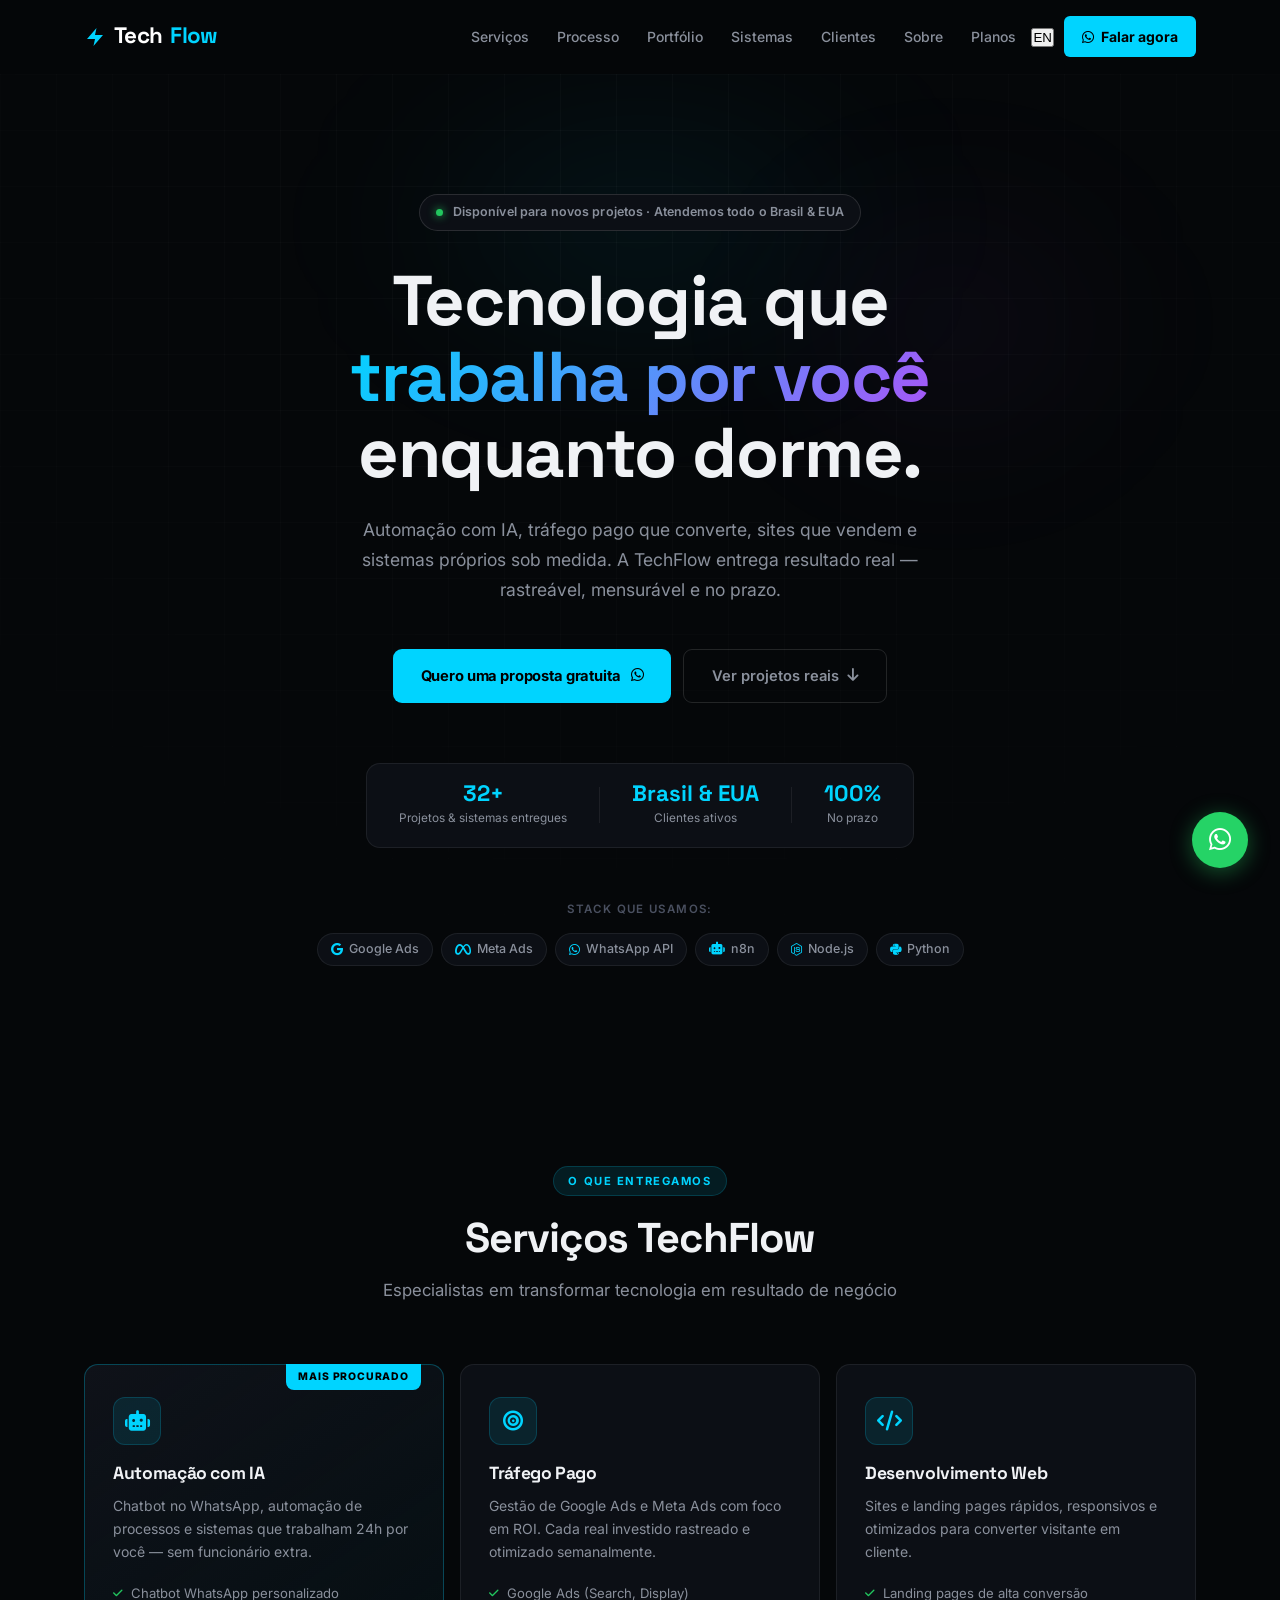
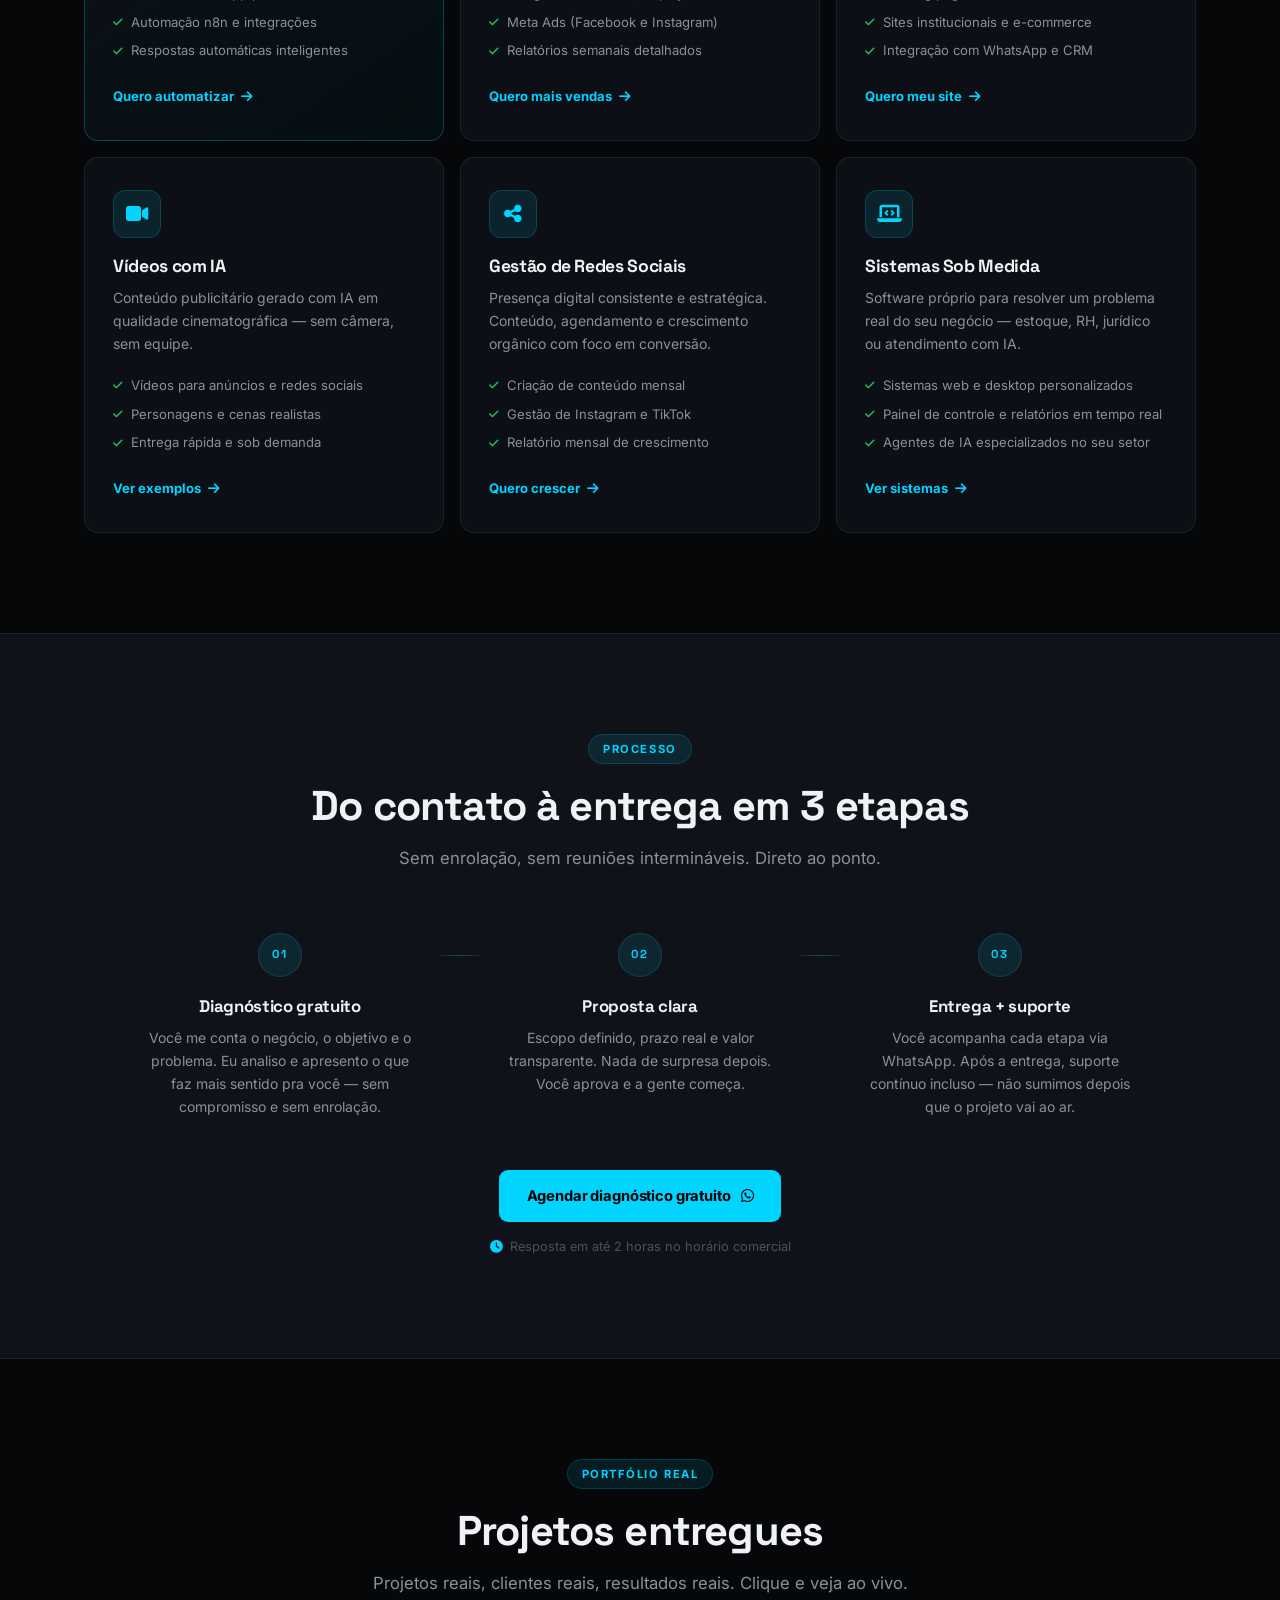
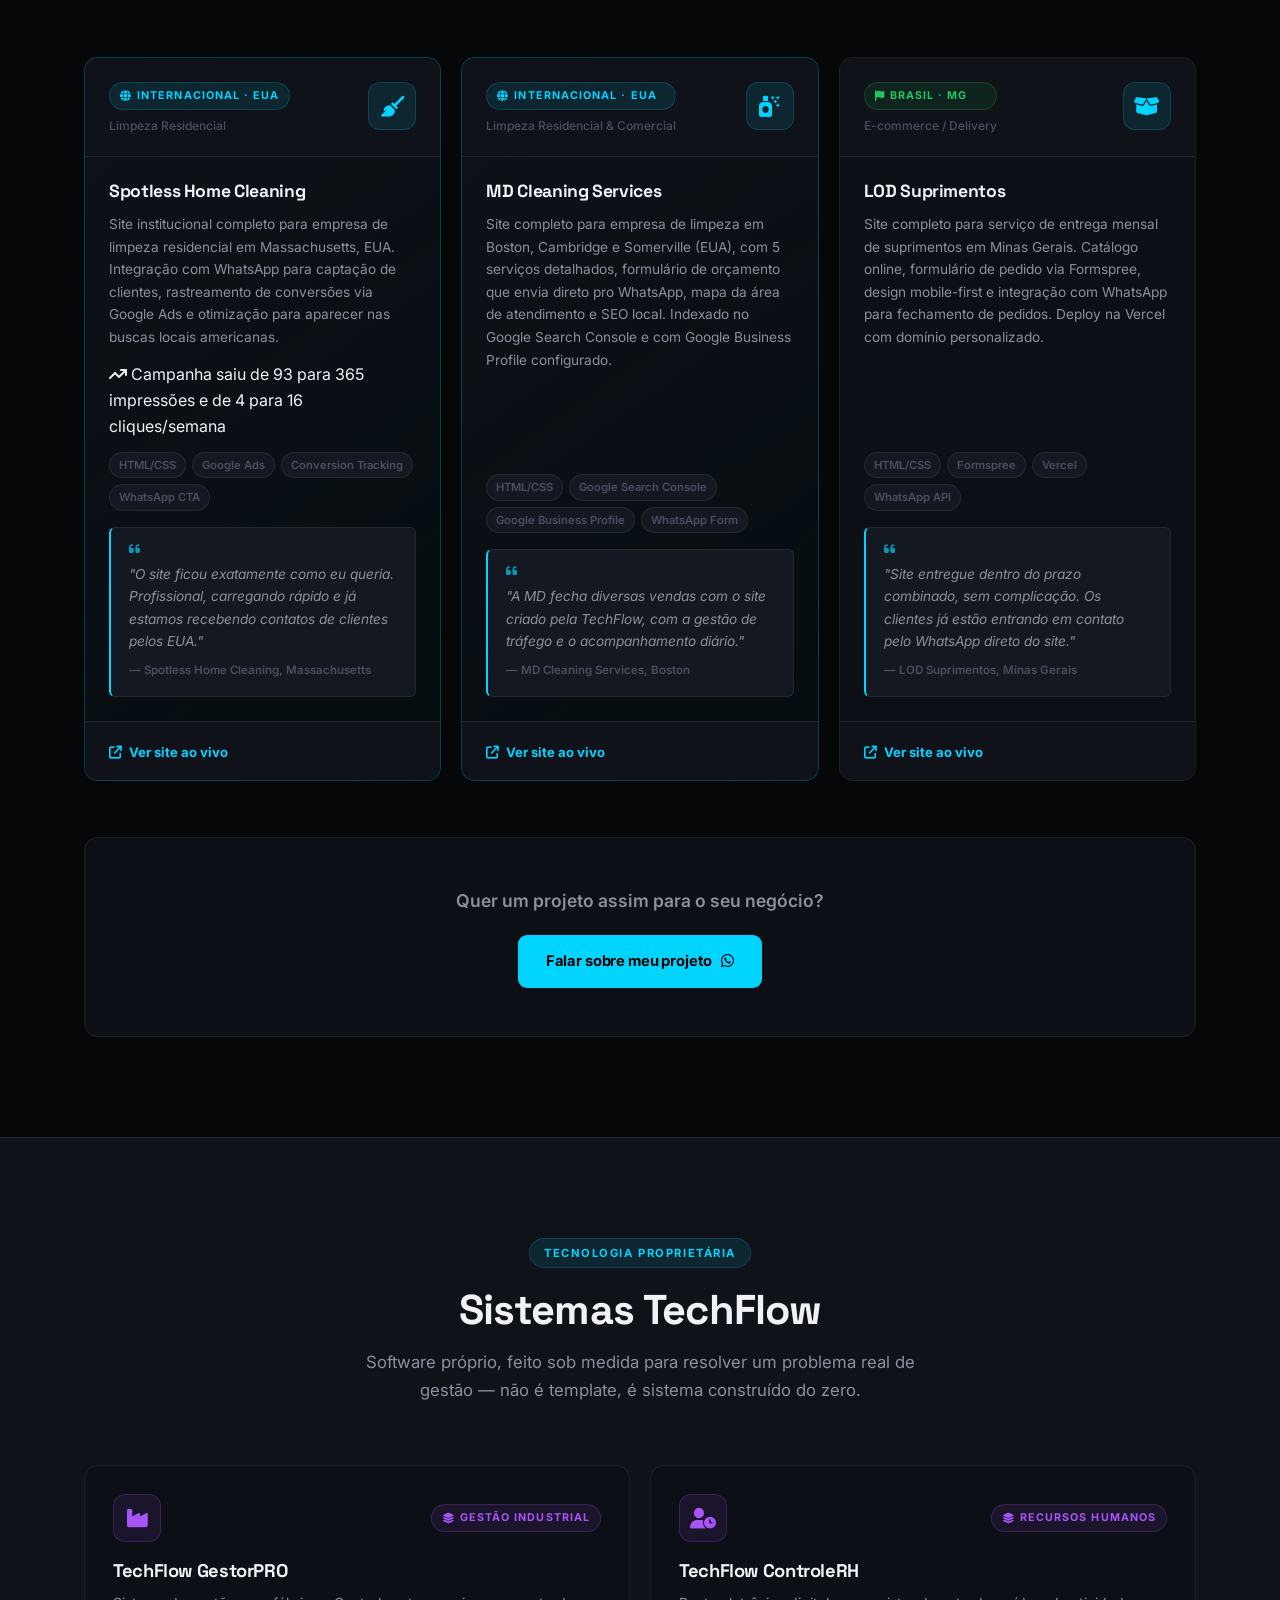
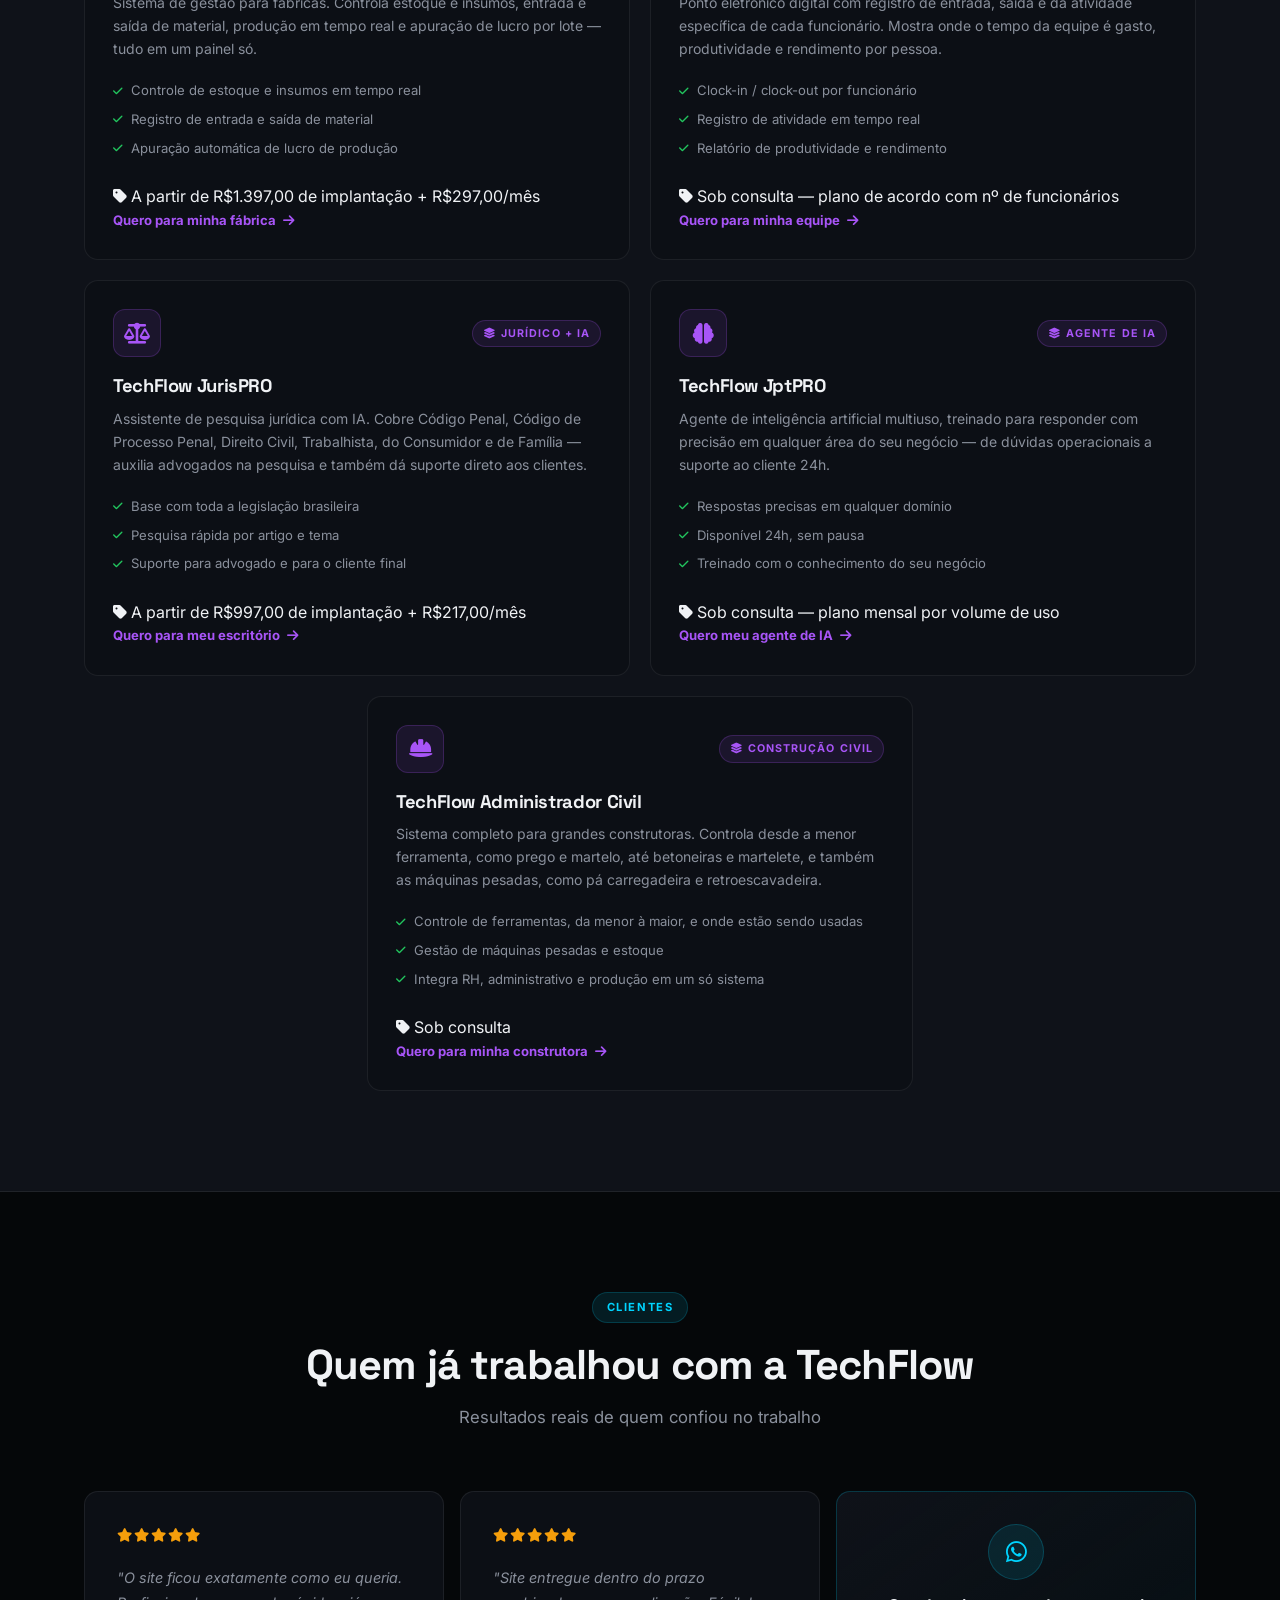
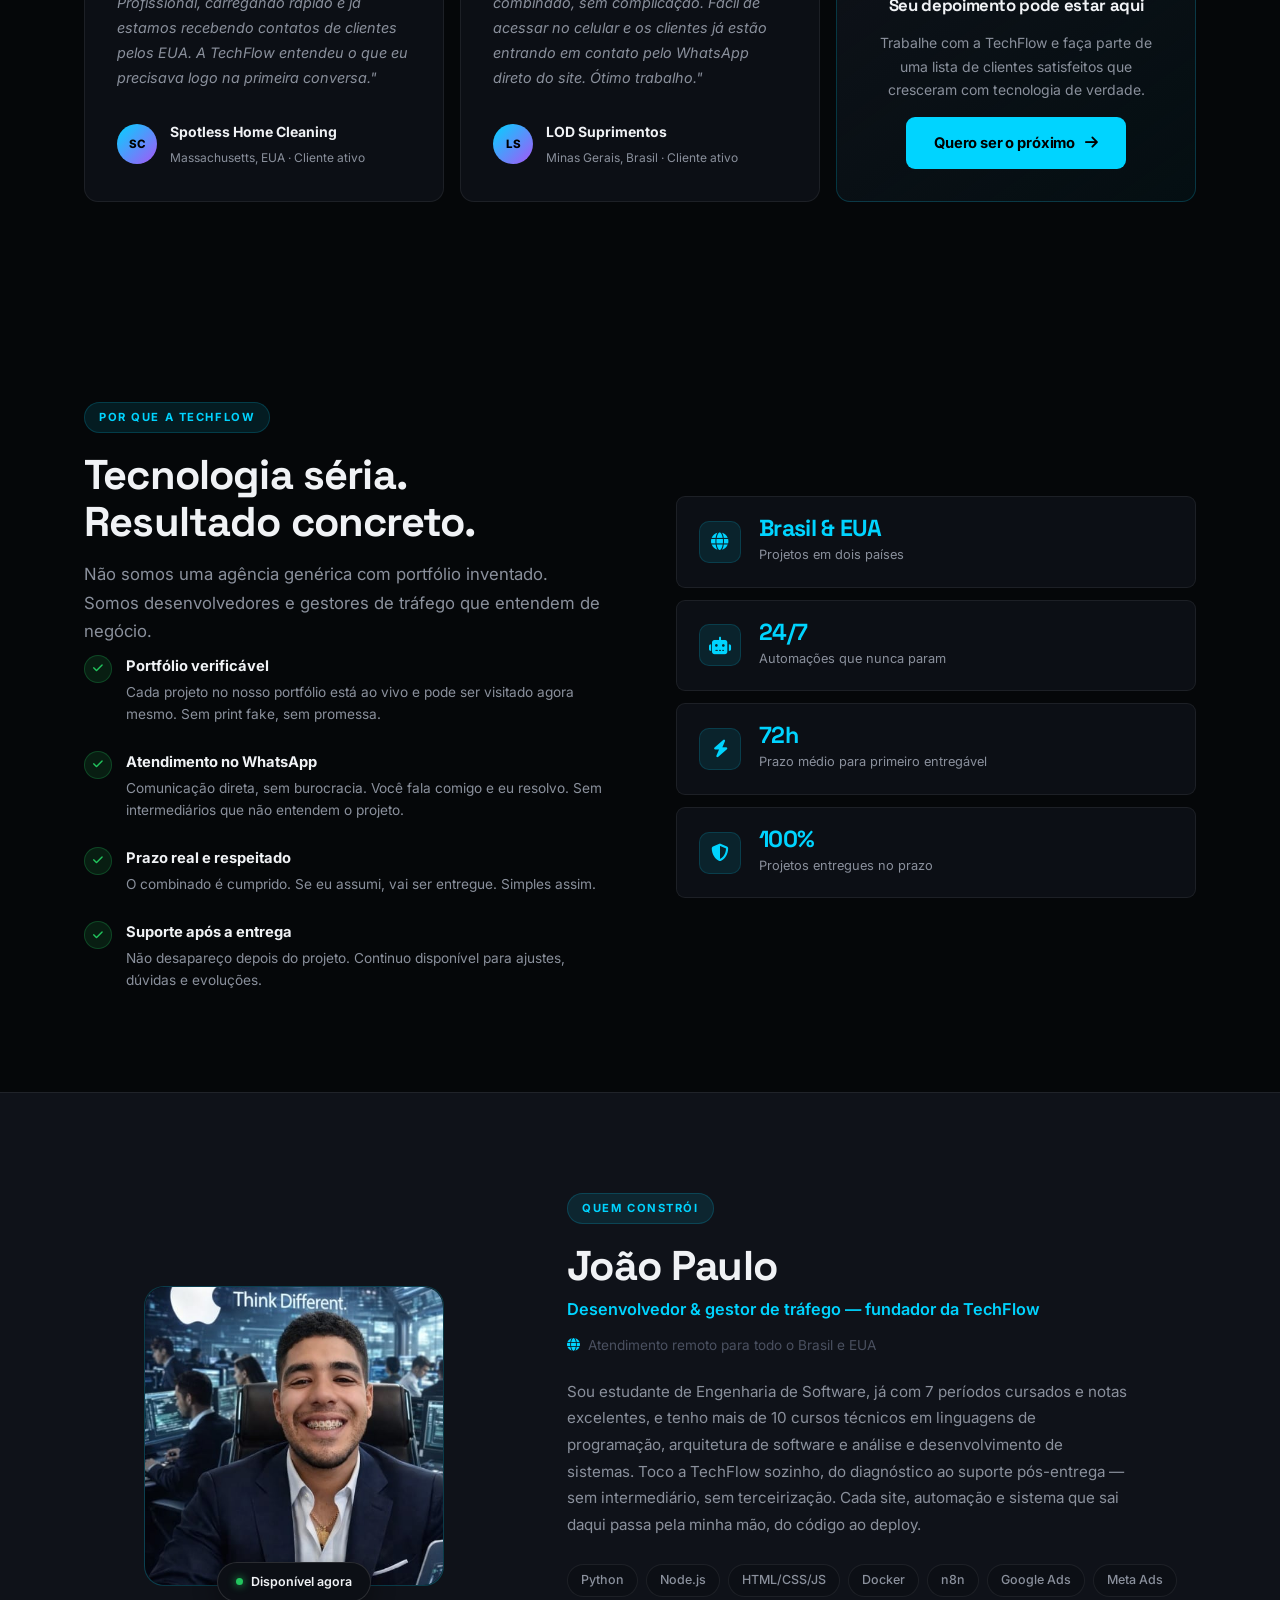
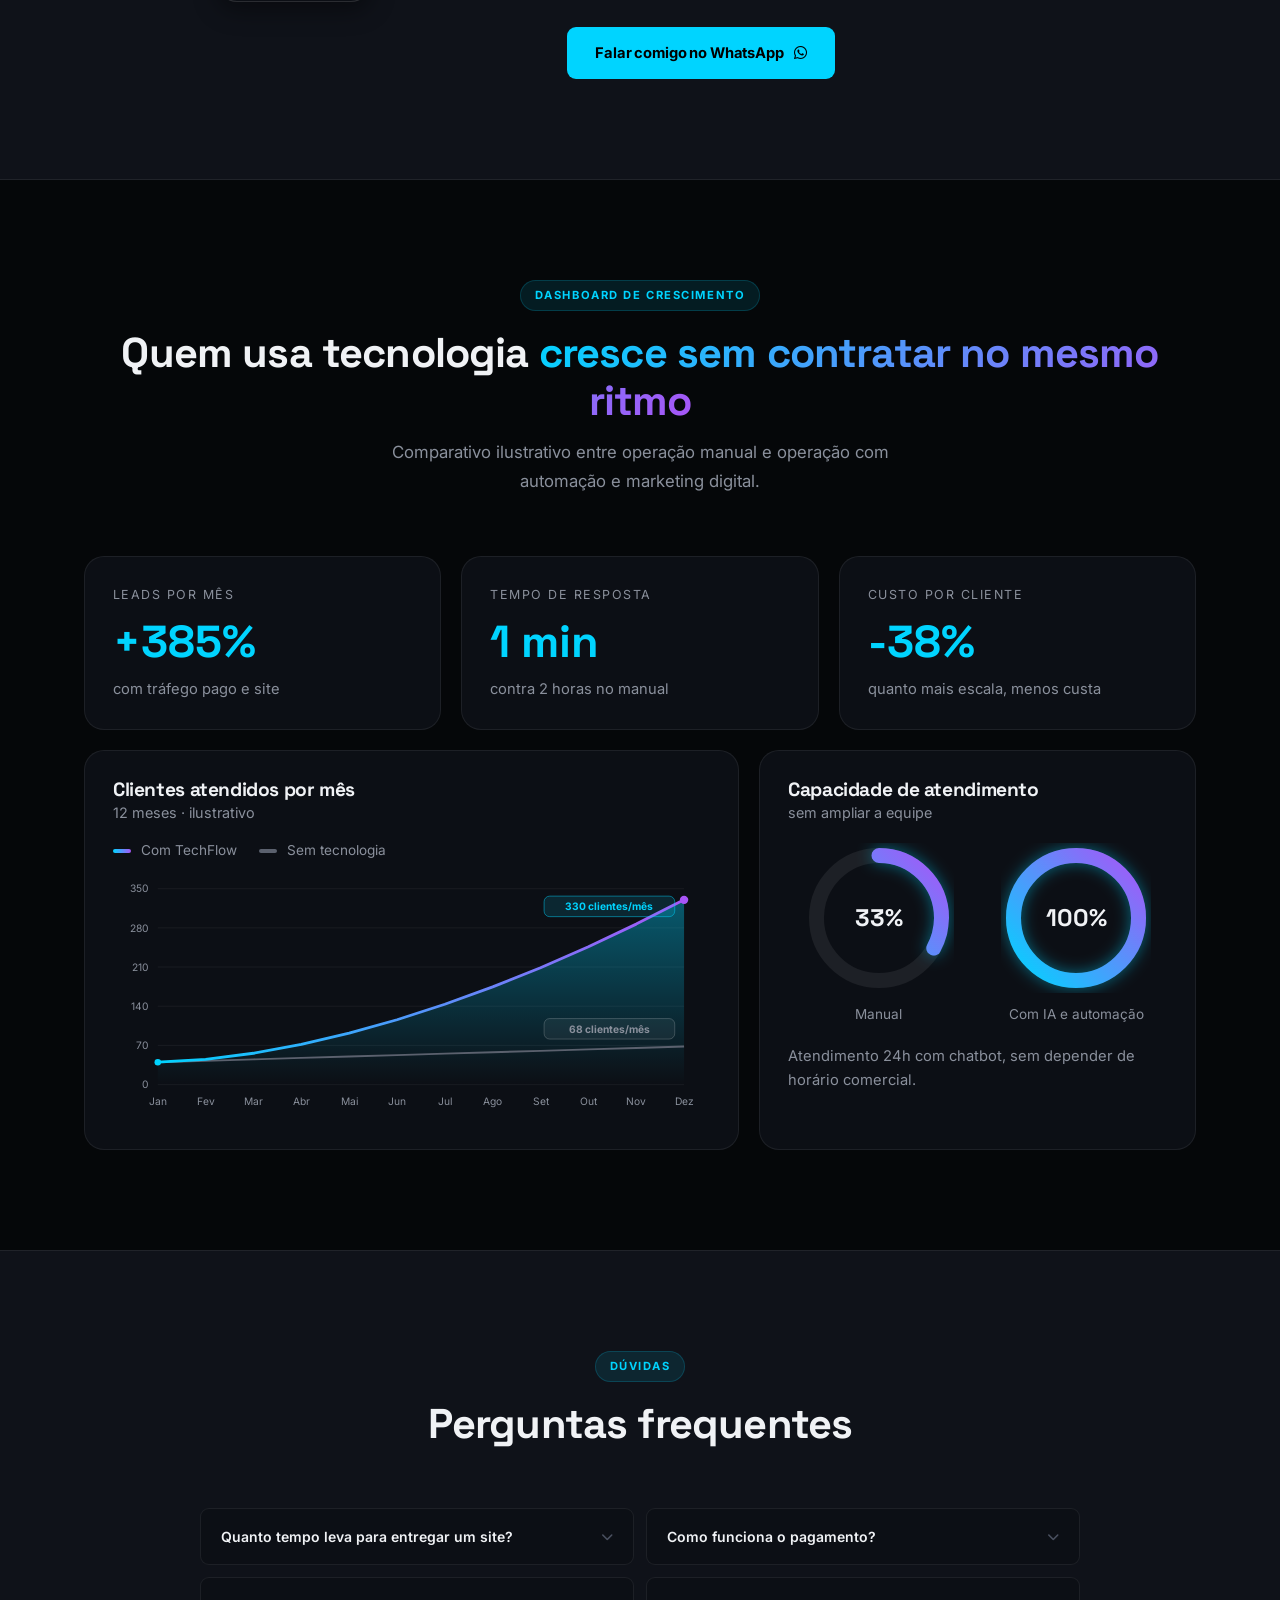
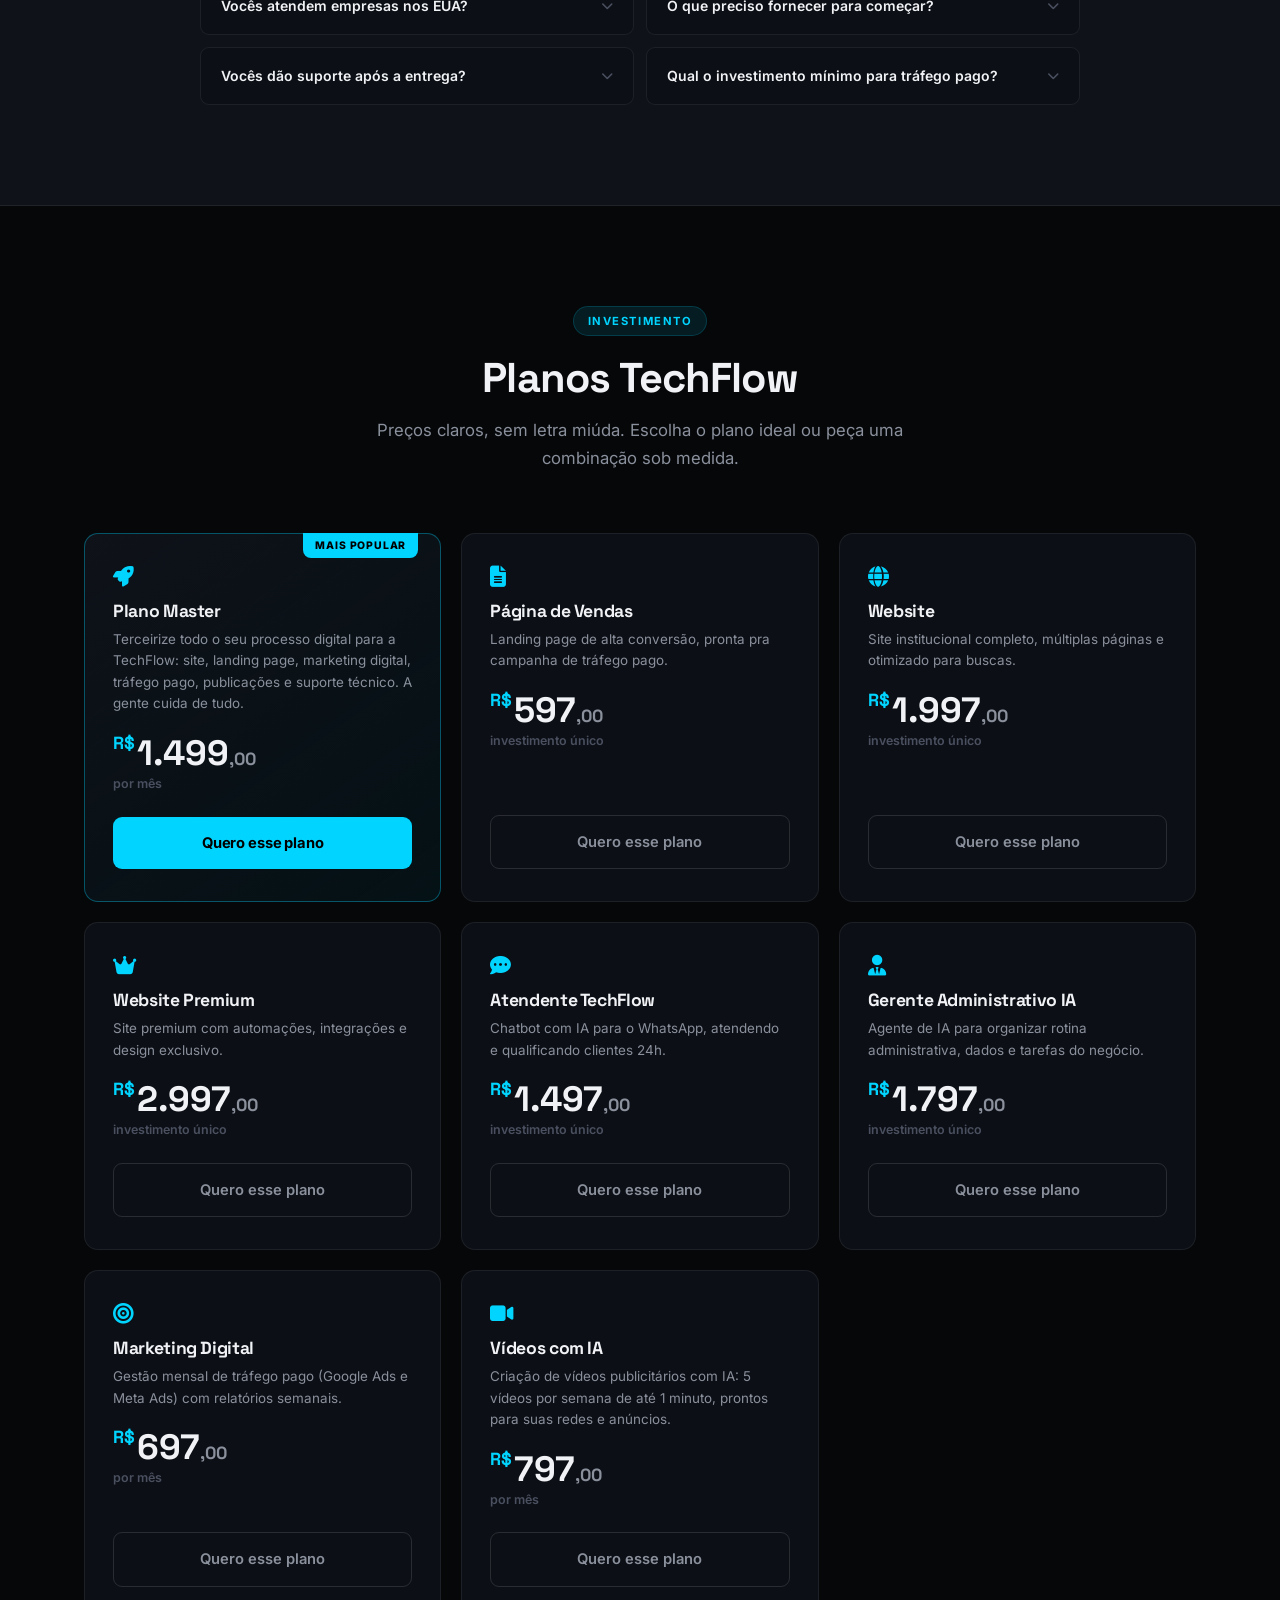
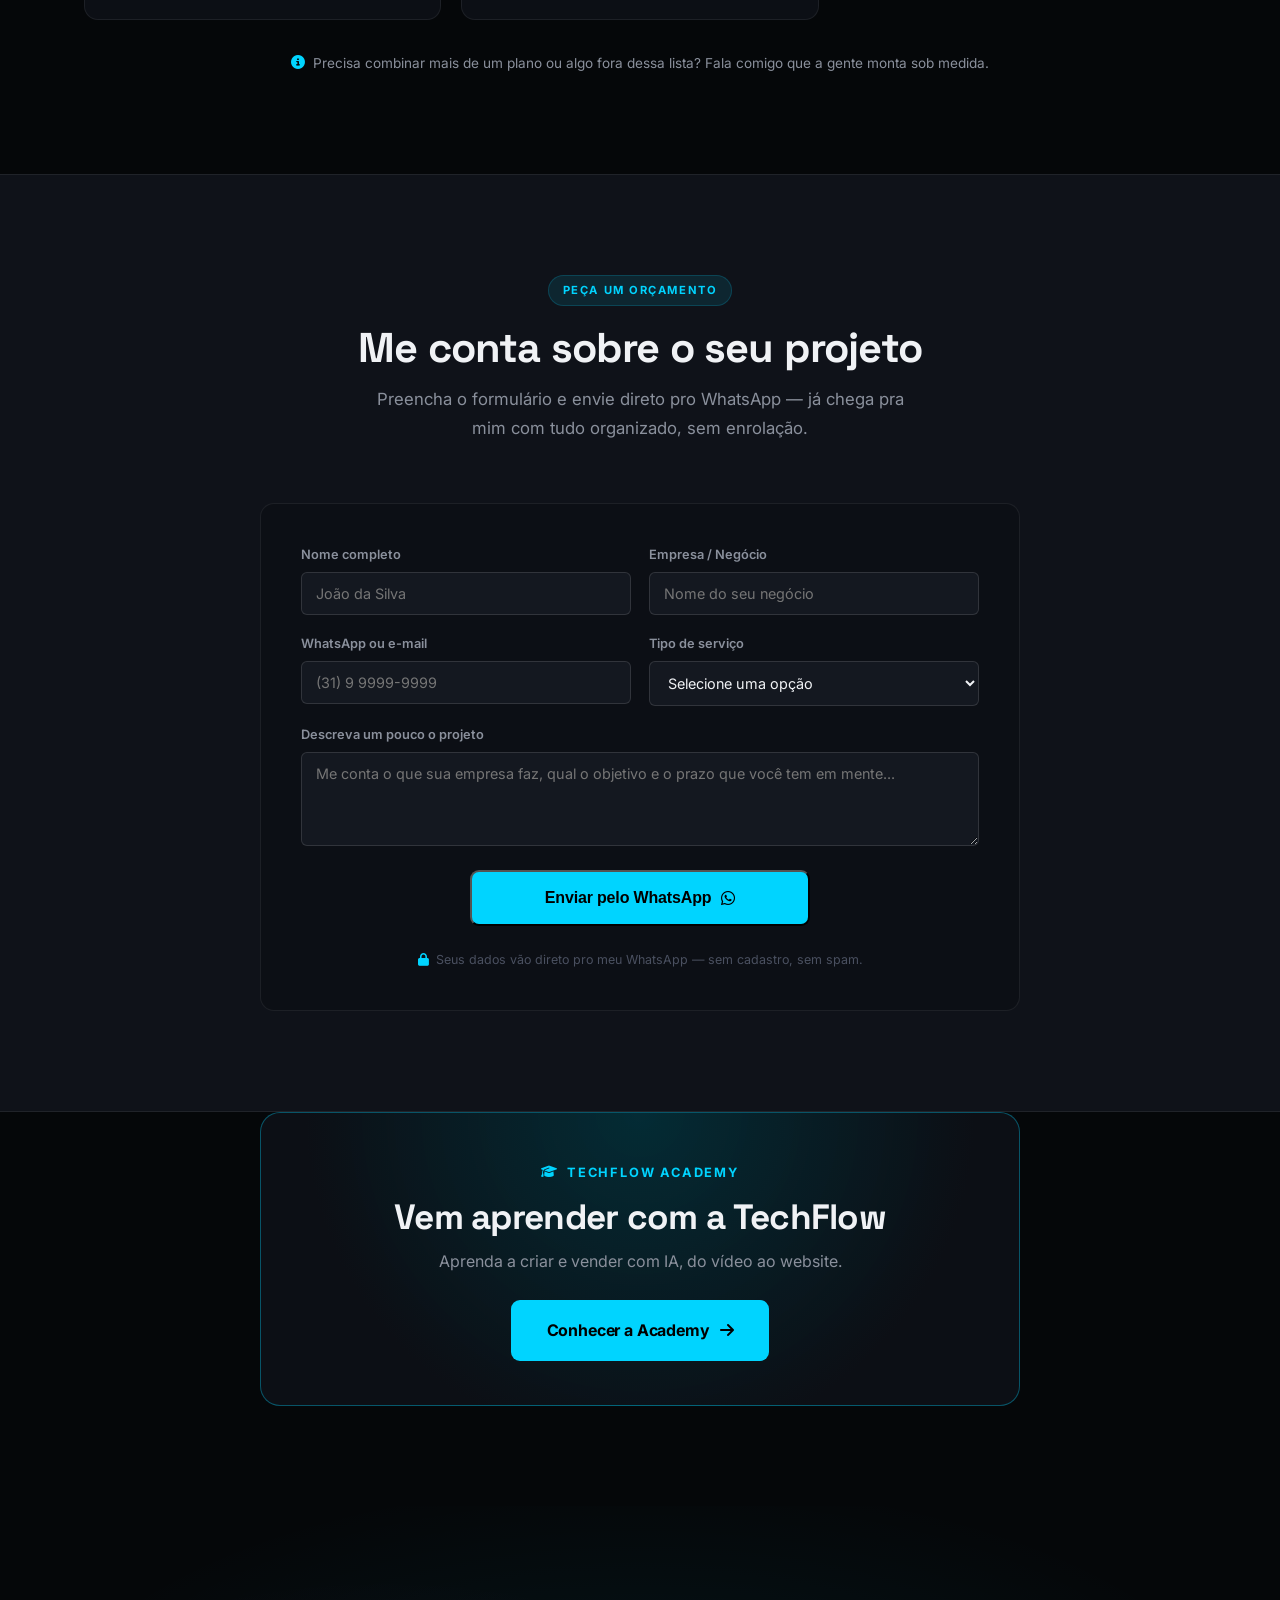
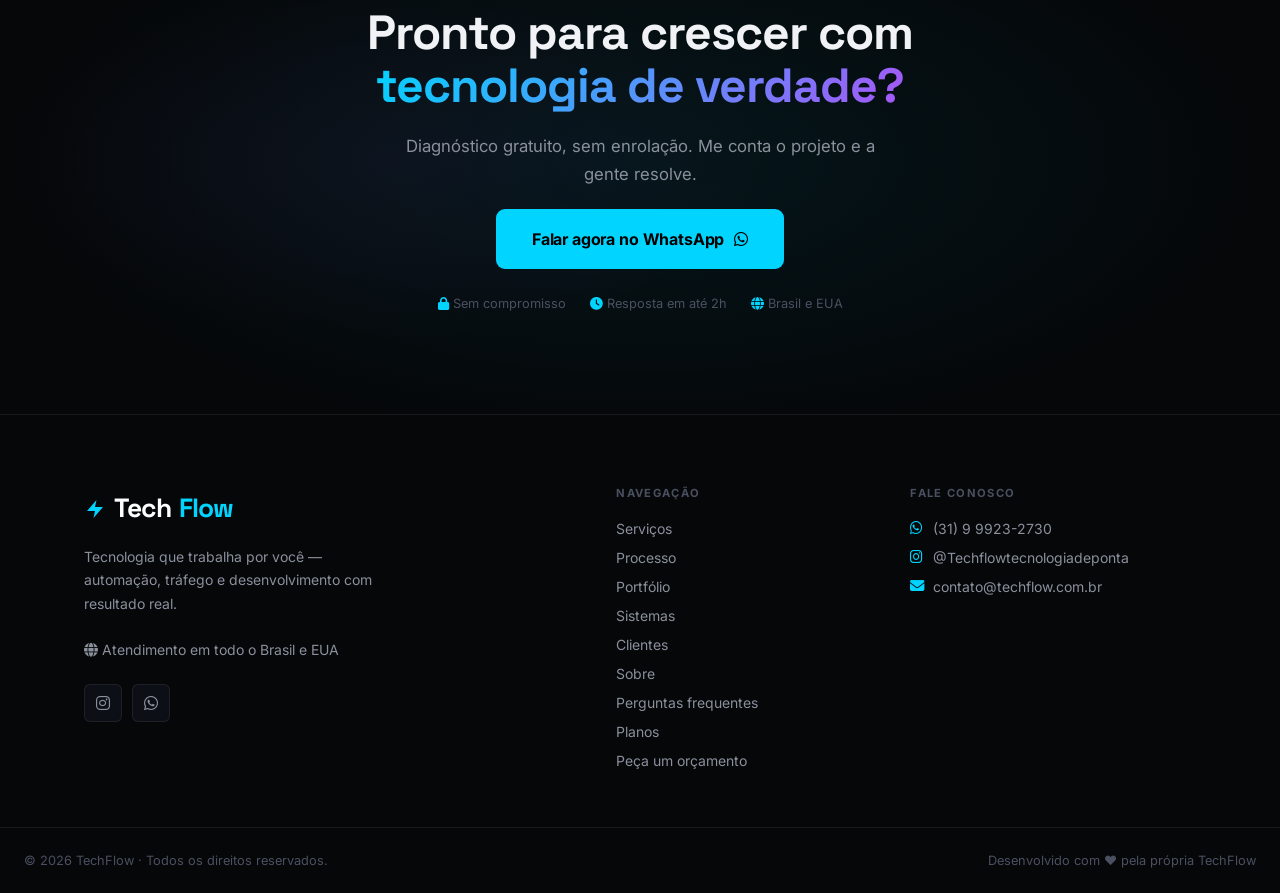
<file: index.html.html>
<!Doctype html>
<html lang="pt-br">
  <head>
    <meta charset="UTF-8" />
    <meta name="viewport" content="width=device-width, initial-scale=1.0" />

    <!-- SEO -->
    <title>TechFlow | Automação com IA, Tráfego Pago e Desenvolvimento Web</title>
    <meta name="description" content="TechFlow: agência de tecnologia especializada em automação com IA, tráfego pago no Google e Meta, e desenvolvimento de sites e sistemas. Atendemos todo o Brasil e os EUA." />
    <meta name="keywords" content="automação IA, tráfego pago, desenvolvimento web, chatbot WhatsApp, Google Ads, Meta Ads, n8n, agência tecnologia Brasil" />
    <link rel="canonical" href="https://site-techflow.vercel.app/" />

    <!-- Open Graph (WhatsApp / redes sociais) -->
    <meta property="og:type" content="website" />
    <meta property="og:title" content="TechFlow | Automação com IA, Tráfego Pago e Desenvolvimento Web" />
    <meta property="og:description" content="Transformamos negócios com tecnologia de verdade. Automação com IA, Google Ads e sites que convertem. Brasil & EUA." />
    <meta property="og:url" content="https://site-techflow.vercel.app/" />
    <meta property="og:image" content="https://site-techflow.vercel.app/og-image.jpg" />
    <meta name="twitter:card" content="summary_large_image" />

    <!-- Favicon -->
    <link rel="icon" type="image/svg+xml" href="data:image/svg+xml,<svg xmlns='http://www.w3.org/2000/svg' viewBox='0 0 32 32'><rect width='32' height='32' rx='8' fill='%2305070a'/><text x='50%25' y='54%25' dominant-baseline='middle' text-anchor='middle' font-size='20' fill='%2300d4ff'>⚡</text></svg>" />

    <!-- Fonts -->
    <link rel="preconnect" href="https://fonts.googleapis.com" />
    <link rel="preconnect" href="https://fonts.gstatic.com" crossorigin />
    <link href="https://fonts.googleapis.com/css2?family=Inter:wght@300;400;500;600;700;800;900&family=Space+Grotesk:wght@400;500;600;700;800&display=swap" rel="stylesheet" />

    <!-- Icons -->
    <link rel="stylesheet" href="https://cdnjs.cloudflare.com/ajax/libs/font-awesome/6.5.0/css/all.min.css" />

    <link rel="stylesheet" href="style.css" />
  </head>
  <body>

    <!-- ===== HEADER ===== -->
    <header id="header">
      <nav class="container nav-inner">
        <a href="#" class="logo">
          <svg width="22" height="22" viewBox="0 0 22 22" fill="none"><path d="M12.5 2L3 13h8l-1.5 7L19 9h-8L12.5 2z" fill="#00d4ff"/></svg>
          Tech<span>Flow</span>
        </a>
        <ul class="nav-links">
          <li><a href="#servicos" data-i18n="nav_services">Serviços</a></li>
          <li><a href="#processo" data-i18n="nav_process">Processo</a></li>
          <li><a href="#portfolio" data-i18n="nav_portfolio">Portfólio</a></li>
          <li><a href="#sistemas" data-i18n="nav_systems">Sistemas</a></li>
          <li><a href="#depoimentos" data-i18n="nav_clients">Clientes</a></li>
          <li><a href="#sobre" data-i18n="nav_about">Sobre</a></li>
          <li><a href="#planos" data-i18n="nav_pricing">Planos</a></li>
          <li><button id="langToggle" class="lang-toggle" type="button" aria-label="Switch language">EN</button></li>
          <li>
            <a href="https://api.whatsapp.com/send?phone=5531999232730&text=Olá%2C%20quero%20uma%20proposta%20da%20TechFlow!" target="_blank" rel="noopener noreferrer" class="nav-cta">
              <i class="fab fa-whatsapp"></i> <span data-i18n="nav_cta">Falar agora</span>
            </a>
          </li>
        </ul>
        <button class="menu-toggle" id="menuToggle" aria-label="Abrir menu">
          <i class="fas fa-bars"></i>
        </button>
      </nav>
      <div class="mobile-menu" id="mobileMenu">
        <a href="#servicos" data-i18n="nav_services">Serviços</a>
        <a href="#processo" data-i18n="nav_process">Processo</a>
        <a href="#portfolio" data-i18n="nav_portfolio">Portfólio</a>
        <a href="#sistemas" data-i18n="nav_systems">Sistemas</a>
        <a href="#depoimentos" data-i18n="nav_clients">Clientes</a>
        <a href="#sobre" data-i18n="nav_about">Sobre</a>
        <a href="#planos" data-i18n="nav_pricing">Planos</a>
        <button id="langToggleMobile" class="lang-toggle lang-toggle--mobile" type="button" aria-label="Switch language">English / EN</button>
        <a href="https://api.whatsapp.com/send?phone=5531999232730&text=Olá%2C%20quero%20uma%20proposta%20da%20TechFlow!" target="_blank" rel="noopener noreferrer" class="mobile-cta">
          <i class="fab fa-whatsapp"></i> <span data-i18n="nav_cta">Falar agora</span>
        </a>
      </div>
    </header>

    <!-- ===== HERO ===== -->
    <section class="hero">
      <div class="hero-bg-grid"></div>
      <div class="hero-glow hero-glow-1"></div>
      <div class="hero-glow hero-glow-2"></div>

      <div class="container hero-content">
        <div class="hero-badge">
          <span class="badge-dot"></span>
          <span data-i18n="hero_badge">Disponível para novos projetos · Atendemos todo o Brasil & EUA</span>
        </div>

        <h1>
          <span data-i18n="hero_h1_1">Tecnologia que</span><br />
          <span class="gradient-text" data-i18n="hero_h1_2">trabalha por você</span><br />
          <span data-i18n="hero_h1_3">enquanto dorme.</span>
        </h1>

        <p class="hero-sub" data-i18n="hero_sub">
          Automação com IA, tráfego pago que converte, sites que vendem e sistemas próprios sob medida.
          A TechFlow entrega resultado real — rastreável, mensurável e no prazo.
        </p>

        <div class="hero-btns">
          <a href="https://api.whatsapp.com/send?phone=5531999232730&text=Olá%2C%20quero%20uma%20proposta%20gratuita%20da%20TechFlow!" target="_blank" rel="noopener noreferrer" class="btn-primary">
            <span data-i18n="hero_btn_primary">Quero uma proposta gratuita</span> <i class="fab fa-whatsapp"></i>
          </a>
          <a href="#portfolio" class="btn-ghost"><span data-i18n="hero_btn_ghost">Ver projetos reais</span> <i class="fas fa-arrow-down"></i></a>
        </div>

        <div class="hero-stats">
          <div class="stat">
            <strong>32+</strong>
            <span data-i18n="stat_1">Projetos &amp; sistemas entregues</span>
          </div>
          <div class="stat-divider"></div>
          <div class="stat">
            <strong data-i18n="stat_2_num">Brasil &amp; EUA</strong>
            <span data-i18n="stat_2">Clientes ativos</span>
          </div>
          <div class="stat-divider"></div>
          <div class="stat">
            <strong>100%</strong>
            <span data-i18n="stat_3">No prazo</span>
          </div>
        </div>

        <!-- Logos parceiros tecnologia -->
        <div class="tech-strip">
          <span data-i18n="tech_strip_label">Stack que usamos:</span>
          <div class="tech-pills">
            <div class="tech-pill"><i class="fab fa-google"></i> Google Ads</div>
            <div class="tech-pill"><i class="fab fa-meta"></i> Meta Ads</div>
            <div class="tech-pill"><i class="fab fa-whatsapp"></i> WhatsApp API</div>
            <div class="tech-pill"><i class="fas fa-robot"></i> n8n</div>
            <div class="tech-pill"><i class="fab fa-node-js"></i> Node.js</div>
            <div class="tech-pill"><i class="fab fa-python"></i> Python</div>
          </div>
        </div>
      </div>
    </section>

    <!-- ===== SERVIÇOS ===== -->
    <section id="servicos" class="services">
      <div class="container">
        <div class="section-header">
          <div class="section-label" data-i18n="services_label">O que entregamos</div>
          <h2 class="section-title" data-i18n="services_title">Serviços TechFlow</h2>
          <p class="section-sub" data-i18n="services_sub">Especialistas em transformar tecnologia em resultado de negócio</p>
        </div>

        <div class="services-grid">

          <div class="service-card featured">
            <div class="service-badge" data-i18n="svc_badge">Mais procurado</div>
            <div class="service-icon"><i class="fas fa-robot"></i></div>
            <h3 data-i18n="svc1_title">Automação com IA</h3>
            <p data-i18n="svc1_desc">Chatbot no WhatsApp, automação de processos e sistemas que trabalham 24h por você — sem funcionário extra.</p>
            <ul class="service-list">
              <li><i class="fas fa-check"></i> <span data-i18n="svc1_li1">Chatbot WhatsApp personalizado</span></li>
              <li><i class="fas fa-check"></i> <span data-i18n="svc1_li2">Automação n8n e integrações</span></li>
              <li><i class="fas fa-check"></i> <span data-i18n="svc1_li3">Respostas automáticas inteligentes</span></li>
            </ul>
            <a href="https://api.whatsapp.com/send?phone=5531999232730&text=Quero%20saber%20mais%20sobre%20Automação%20com%20IA!" target="_blank" rel="noopener noreferrer" class="service-link"><span data-i18n="svc1_link">Quero automatizar</span> <i class="fas fa-arrow-right"></i></a>
          </div>

          <div class="service-card">
            <div class="service-icon"><i class="fas fa-bullseye"></i></div>
            <h3 data-i18n="svc2_title">Tráfego Pago</h3>
            <p data-i18n="svc2_desc">Gestão de Google Ads e Meta Ads com foco em ROI. Cada real investido rastreado e otimizado semanalmente.</p>
            <ul class="service-list">
              <li><i class="fas fa-check"></i> <span data-i18n="svc2_li1">Google Ads (Search, Display)</span></li>
              <li><i class="fas fa-check"></i> <span data-i18n="svc2_li2">Meta Ads (Facebook e Instagram)</span></li>
              <li><i class="fas fa-check"></i> <span data-i18n="svc2_li3">Relatórios semanais detalhados</span></li>
            </ul>
            <a href="https://api.whatsapp.com/send?phone=5531999232730&text=Quero%20saber%20mais%20sobre%20Tráfego%20Pago!" target="_blank" rel="noopener noreferrer" class="service-link"><span data-i18n="svc2_link">Quero mais vendas</span> <i class="fas fa-arrow-right"></i></a>
          </div>

          <div class="service-card">
            <div class="service-icon"><i class="fas fa-code"></i></div>
            <h3 data-i18n="svc3_title">Desenvolvimento Web</h3>
            <p data-i18n="svc3_desc">Sites e landing pages rápidos, responsivos e otimizados para converter visitante em cliente.</p>
            <ul class="service-list">
              <li><i class="fas fa-check"></i> <span data-i18n="svc3_li1">Landing pages de alta conversão</span></li>
              <li><i class="fas fa-check"></i> <span data-i18n="svc3_li2">Sites institucionais e e-commerce</span></li>
              <li><i class="fas fa-check"></i> <span data-i18n="svc3_li3">Integração com WhatsApp e CRM</span></li>
            </ul>
            <a href="https://api.whatsapp.com/send?phone=5531999232730&text=Quero%20saber%20mais%20sobre%20Desenvolvimento%20Web!" target="_blank" rel="noopener noreferrer" class="service-link"><span data-i18n="svc3_link">Quero meu site</span> <i class="fas fa-arrow-right"></i></a>
          </div>

          <div class="service-card">
            <div class="service-icon"><i class="fas fa-video"></i></div>
            <h3 data-i18n="svc4_title">Vídeos com IA</h3>
            <p data-i18n="svc4_desc">Conteúdo publicitário gerado com IA em qualidade cinematográfica — sem câmera, sem equipe.</p>
            <ul class="service-list">
              <li><i class="fas fa-check"></i> <span data-i18n="svc4_li1">Vídeos para anúncios e redes sociais</span></li>
              <li><i class="fas fa-check"></i> <span data-i18n="svc4_li2">Personagens e cenas realistas</span></li>
              <li><i class="fas fa-check"></i> <span data-i18n="svc4_li3">Entrega rápida e sob demanda</span></li>
            </ul>
            <a href="videos.html" class="service-link"><span data-i18n="svc4_link">Ver exemplos</span> <i class="fas fa-arrow-right"></i></a>
          </div>

          <div class="service-card">
            <div class="service-icon"><i class="fas fa-share-nodes"></i></div>
            <h3 data-i18n="svc5_title">Gestão de Redes Sociais</h3>
            <p data-i18n="svc5_desc">Presença digital consistente e estratégica. Conteúdo, agendamento e crescimento orgânico com foco em conversão.</p>
            <ul class="service-list">
              <li><i class="fas fa-check"></i> <span data-i18n="svc5_li1">Criação de conteúdo mensal</span></li>
              <li><i class="fas fa-check"></i> <span data-i18n="svc5_li2">Gestão de Instagram e TikTok</span></li>
              <li><i class="fas fa-check"></i> <span data-i18n="svc5_li3">Relatório mensal de crescimento</span></li>
            </ul>
            <a href="https://api.whatsapp.com/send?phone=5531999232730&text=Quero%20saber%20mais%20sobre%20Gestão%20de%20Redes%20Sociais!" target="_blank" rel="noopener noreferrer" class="service-link"><span data-i18n="svc5_link">Quero crescer</span> <i class="fas fa-arrow-right"></i></a>
          </div>

          <div class="service-card">
            <div class="service-icon"><i class="fas fa-laptop-code"></i></div>
            <h3 data-i18n="svc6_title">Sistemas Sob Medida</h3>
            <p data-i18n="svc6_desc">Software próprio para resolver um problema real do seu negócio — estoque, RH, jurídico ou atendimento com IA.</p>
            <ul class="service-list">
              <li><i class="fas fa-check"></i> <span data-i18n="svc6_li1">Sistemas web e desktop personalizados</span></li>
              <li><i class="fas fa-check"></i> <span data-i18n="svc6_li2">Painel de controle e relatórios em tempo real</span></li>
              <li><i class="fas fa-check"></i> <span data-i18n="svc6_li3">Agentes de IA especializados no seu setor</span></li>
            </ul>
            <a href="#sistemas" class="service-link"><span data-i18n="svc6_link">Ver sistemas</span> <i class="fas fa-arrow-right"></i></a>
          </div>

        </div>
      </div>
    </section>

    <!-- ===== COMO FUNCIONA ===== -->
    <section id="processo" class="process">
      <div class="container">
        <div class="section-header">
          <div class="section-label" data-i18n="process_label">Processo</div>
          <h2 class="section-title" data-i18n="process_title">Do contato à entrega em 3 etapas</h2>
          <p class="section-sub" data-i18n="process_sub">Sem enrolação, sem reuniões intermináveis. Direto ao ponto.</p>
        </div>

        <div class="process-track">
          <div class="process-step">
            <div class="step-num">01</div>
            <div class="step-body">
              <h3 data-i18n="proc1_title">Diagnóstico gratuito</h3>
              <p data-i18n="proc1_desc">Você me conta o negócio, o objetivo e o problema. Eu analiso e apresento o que faz mais sentido pra você — sem compromisso e sem enrolação.</p>
            </div>
          </div>
          <div class="process-connector"><div class="connector-line"></div></div>
          <div class="process-step">
            <div class="step-num">02</div>
            <div class="step-body">
              <h3 data-i18n="proc2_title">Proposta clara</h3>
              <p data-i18n="proc2_desc">Escopo definido, prazo real e valor transparente. Nada de surpresa depois. Você aprova e a gente começa.</p>
            </div>
          </div>
          <div class="process-connector"><div class="connector-line"></div></div>
          <div class="process-step">
            <div class="step-num">03</div>
            <div class="step-body">
              <h3 data-i18n="proc3_title">Entrega + suporte</h3>
              <p data-i18n="proc3_desc">Você acompanha cada etapa via WhatsApp. Após a entrega, suporte contínuo incluso — não sumimos depois que o projeto vai ao ar.</p>
            </div>
          </div>
        </div>

        <div class="process-cta">
          <a href="https://api.whatsapp.com/send?phone=5531999232730&text=Olá%2C%20quero%20agendar%20um%20diagnóstico%20gratuito%20com%20a%20TechFlow!" target="_blank" rel="noopener noreferrer" class="btn-primary">
            <span data-i18n="proc_cta_btn">Agendar diagnóstico gratuito</span> <i class="fab fa-whatsapp"></i>
          </a>
          <p class="process-note"><i class="fas fa-clock"></i> <span data-i18n="proc_note">Resposta em até 2 horas no horário comercial</span></p>
        </div>
      </div>
    </section>

    <!-- ===== PORTFÓLIO REAL ===== -->
    <section id="portfolio" class="portfolio">
      <div class="container">
        <div class="section-header">
          <div class="section-label" data-i18n="pf_label">Portfólio real</div>
          <h2 class="section-title" data-i18n="pf_title">Projetos entregues</h2>
          <p class="section-sub" data-i18n="pf_sub">Projetos reais, clientes reais, resultados reais. Clique e veja ao vivo.</p>
        </div>

        <div class="portfolio-grid">

          <!-- PROJETO 1 - SPOTLESS -->
          <div class="p-card p-card--featured">
            <div class="p-card-header">
              <div class="p-meta">
                <span class="p-tag p-tag--intl"><i class="fas fa-globe"></i> <span data-i18n="tag_intl">Internacional · EUA</span></span>
                <span class="p-category" data-i18n="pf1_cat">Limpeza Residencial</span>
              </div>
              <div class="p-icon-wrap">
                <i class="fas fa-broom"></i>
              </div>
            </div>
            <div class="p-card-body">
              <h3>Spotless Home Cleaning</h3>
              <p data-i18n="pf1_desc">Site institucional completo para empresa de limpeza residencial em Massachusetts, EUA. Integração com WhatsApp para captação de clientes, rastreamento de conversões via Google Ads e otimização para aparecer nas buscas locais americanas.</p>
              <div class="p-result">
                <i class="fas fa-arrow-trend-up"></i>
                <span data-i18n="pf1_result">Campanha saiu de 93 para 365 impressões e de 4 para 16 cliques/semana</span>
              </div>
              <div class="p-tech-list">
                <span class="p-tech">HTML/CSS</span>
                <span class="p-tech">Google Ads</span>
                <span class="p-tech">Conversion Tracking</span>
                <span class="p-tech">WhatsApp CTA</span>
              </div>
              <blockquote class="p-quote">
                <i class="fas fa-quote-left"></i>
                <p data-i18n="pf1_quote">"O site ficou exatamente como eu queria. Profissional, carregando rápido e já estamos recebendo contatos de clientes pelos EUA."</p>
                <cite data-i18n="pf1_cite">— Spotless Home Cleaning, Massachusetts</cite>
              </blockquote>
            </div>
            <div class="p-card-footer">
              <a href="https://spotesshomecleaning.com" target="_blank" rel="noopener noreferrer" class="p-link p-link--live">
                <i class="fas fa-arrow-up-right-from-square"></i> <span data-i18n="pf_live">Ver site ao vivo</span>
              </a>
            </div>
          </div>

          <!-- PROJETO 2 - MD CLEANING -->
          <div class="p-card p-card--featured">
            <div class="p-card-header">
              <div class="p-meta">
                <span class="p-tag p-tag--intl"><i class="fas fa-globe"></i> <span data-i18n="tag_intl">Internacional · EUA</span></span>
                <span class="p-category" data-i18n="pf3_cat">Limpeza Residencial &amp; Comercial</span>
              </div>
              <div class="p-icon-wrap">
                <i class="fas fa-spray-can-sparkles"></i>
              </div>
            </div>
            <div class="p-card-body">
              <h3>MD Cleaning Services</h3>
              <p data-i18n="pf3_desc">Site completo para empresa de limpeza em Boston, Cambridge e Somerville (EUA), com 5 serviços detalhados, formulário de orçamento que envia direto pro WhatsApp, mapa da área de atendimento e SEO local. Indexado no Google Search Console e com Google Business Profile configurado.</p>
              <div class="p-tech-list">
                <span class="p-tech">HTML/CSS</span>
                <span class="p-tech">Google Search Console</span>
                <span class="p-tech">Google Business Profile</span>
                <span class="p-tech">WhatsApp Form</span>
              </div>
              <blockquote class="p-quote">
                <i class="fas fa-quote-left"></i>
                <p data-i18n="pf3_quote">"A MD fecha diversas vendas com o site criado pela TechFlow, com a gestão de tráfego e o acompanhamento diário."</p>
                <cite data-i18n="pf3_cite">— MD Cleaning Services, Boston</cite>
              </blockquote>
            </div>
            <div class="p-card-footer">
              <a href="https://mdcleaningservicescompany.com" target="_blank" rel="noopener noreferrer" class="p-link p-link--live">
                <i class="fas fa-arrow-up-right-from-square"></i> <span data-i18n="pf_live">Ver site ao vivo</span>
              </a>
            </div>
          </div>

          <!-- PROJETO 3 - LOD SUPRIMENTOS -->
          <div class="p-card">
            <div class="p-card-header">
              <div class="p-meta">
                <span class="p-tag p-tag--br"><i class="fas fa-flag"></i> <span data-i18n="tag_br">Brasil · MG</span></span>
                <span class="p-category" data-i18n="pf4_cat">E-commerce / Delivery</span>
              </div>
              <div class="p-icon-wrap">
                <i class="fas fa-box-open"></i>
              </div>
            </div>
            <div class="p-card-body">
              <h3>LOD Suprimentos</h3>
              <p data-i18n="pf4_desc">Site completo para serviço de entrega mensal de suprimentos em Minas Gerais. Catálogo online, formulário de pedido via Formspree, design mobile-first e integração com WhatsApp para fechamento de pedidos. Deploy na Vercel com domínio personalizado.</p>
              <div class="p-tech-list">
                <span class="p-tech">HTML/CSS</span>
                <span class="p-tech">Formspree</span>
                <span class="p-tech">Vercel</span>
                <span class="p-tech">WhatsApp API</span>
              </div>
              <blockquote class="p-quote">
                <i class="fas fa-quote-left"></i>
                <p data-i18n="pf4_quote">"Site entregue dentro do prazo combinado, sem complicação. Os clientes já estão entrando em contato pelo WhatsApp direto do site."</p>
                <cite data-i18n="pf4_cite">— LOD Suprimentos, Minas Gerais</cite>
              </blockquote>
            </div>
            <div class="p-card-footer">
              <a href="https://suprimentos-lod.vercel.app" target="_blank" rel="noopener noreferrer" class="p-link p-link--live">
                <i class="fas fa-arrow-up-right-from-square"></i> <span data-i18n="pf_live">Ver site ao vivo</span>
              </a>
            </div>
          </div>

        </div>

        <!-- CTA pós portfólio -->
        <div class="portfolio-cta">
          <p data-i18n="pf_cta_text">Quer um projeto assim para o seu negócio?</p>
          <a href="https://api.whatsapp.com/send?phone=5531999232730&text=Vi%20o%20portfólio%20da%20TechFlow%20e%20quero%20um%20projeto%20para%20meu%20negócio!" target="_blank" rel="noopener noreferrer" class="btn-primary">
            <span data-i18n="pf_cta_btn">Falar sobre meu projeto</span> <i class="fab fa-whatsapp"></i>
          </a>
        </div>
      </div>
    </section>

    <!-- ===== SISTEMAS / SAAS ===== -->
    <section id="sistemas" class="saas-section">
      <div class="container">
        <div class="section-header">
          <div class="section-label" data-i18n="saas_label">Tecnologia proprietária</div>
          <h2 class="section-title" data-i18n="saas_title">Sistemas TechFlow</h2>
          <p class="section-sub" data-i18n="saas_sub">Software próprio, feito sob medida para resolver um problema real de gestão — não é template, é sistema construído do zero.</p>
        </div>

        <div class="saas-grid">

          <div class="saas-card">
            <div class="saas-card-top">
              <div class="p-icon-wrap saas-icon"><i class="fas fa-industry"></i></div>
              <span class="p-tag p-tag--saas"><i class="fas fa-layer-group"></i> <span data-i18n="saas1_cat">Gestão Industrial</span></span>
            </div>
            <h3>TechFlow GestorPRO</h3>
            <p data-i18n="saas1_desc">Sistema de gestão para fábricas. Controla estoque e insumos, entrada e saída de material, produção em tempo real e apuração de lucro por lote — tudo em um painel só.</p>
            <ul class="service-list">
              <li><i class="fas fa-check"></i> <span data-i18n="saas1_li1">Controle de estoque e insumos em tempo real</span></li>
              <li><i class="fas fa-check"></i> <span data-i18n="saas1_li2">Registro de entrada e saída de material</span></li>
              <li><i class="fas fa-check"></i> <span data-i18n="saas1_li3">Apuração automática de lucro de produção</span></li>
            </ul>
            <div class="saas-price">
              <i class="fas fa-tag"></i> <span data-i18n="saas1_price">A partir de R$1.397,00 de implantação + R$297,00/mês</span>
            </div>
            <a href="https://api.whatsapp.com/send?phone=5531999232730&text=Quero%20saber%20mais%20sobre%20o%20TechFlow%20GestorPRO!" target="_blank" rel="noopener noreferrer" class="service-link"><span data-i18n="saas1_link">Quero para minha fábrica</span> <i class="fas fa-arrow-right"></i></a>
          </div>

          <div class="saas-card">
            <div class="saas-card-top">
              <div class="p-icon-wrap saas-icon"><i class="fas fa-user-clock"></i></div>
              <span class="p-tag p-tag--saas"><i class="fas fa-layer-group"></i> <span data-i18n="saas2_cat">Recursos Humanos</span></span>
            </div>
            <h3>TechFlow ControleRH</h3>
            <p data-i18n="saas2_desc">Ponto eletrônico digital com registro de entrada, saída e da atividade específica de cada funcionário. Mostra onde o tempo da equipe é gasto, produtividade e rendimento por pessoa.</p>
            <ul class="service-list">
              <li><i class="fas fa-check"></i> <span data-i18n="saas2_li1">Clock-in / clock-out por funcionário</span></li>
              <li><i class="fas fa-check"></i> <span data-i18n="saas2_li2">Registro de atividade em tempo real</span></li>
              <li><i class="fas fa-check"></i> <span data-i18n="saas2_li3">Relatório de produtividade e rendimento</span></li>
            </ul>
            <div class="saas-price">
              <i class="fas fa-tag"></i> <span data-i18n="saas2_price">Sob consulta — plano de acordo com nº de funcionários</span>
            </div>
            <a href="https://api.whatsapp.com/send?phone=5531999232730&text=Quero%20saber%20mais%20sobre%20o%20TechFlow%20ControleRH!" target="_blank" rel="noopener noreferrer" class="service-link"><span data-i18n="saas2_link">Quero para minha equipe</span> <i class="fas fa-arrow-right"></i></a>
          </div>

          <div class="saas-card">
            <div class="saas-card-top">
              <div class="p-icon-wrap saas-icon"><i class="fas fa-scale-balanced"></i></div>
              <span class="p-tag p-tag--saas"><i class="fas fa-layer-group"></i> <span data-i18n="saas3_cat">Jurídico + IA</span></span>
            </div>
            <h3>TechFlow JurisPRO</h3>
            <p data-i18n="saas3_desc">Assistente de pesquisa jurídica com IA. Cobre Código Penal, Código de Processo Penal, Direito Civil, Trabalhista, do Consumidor e de Família — auxilia advogados na pesquisa e também dá suporte direto aos clientes.</p>
            <ul class="service-list">
              <li><i class="fas fa-check"></i> <span data-i18n="saas3_li1">Base com toda a legislação brasileira</span></li>
              <li><i class="fas fa-check"></i> <span data-i18n="saas3_li2">Pesquisa rápida por artigo e tema</span></li>
              <li><i class="fas fa-check"></i> <span data-i18n="saas3_li3">Suporte para advogado e para o cliente final</span></li>
            </ul>
            <div class="saas-price">
              <i class="fas fa-tag"></i> <span data-i18n="saas3_price">A partir de R$997,00 de implantação + R$217,00/mês</span>
            </div>
            <a href="https://api.whatsapp.com/send?phone=5531999232730&text=Quero%20saber%20mais%20sobre%20o%20TechFlow%20JurisPRO!" target="_blank" rel="noopener noreferrer" class="service-link"><span data-i18n="saas3_link">Quero para meu escritório</span> <i class="fas fa-arrow-right"></i></a>
          </div>

          <div class="saas-card">
            <div class="saas-card-top">
              <div class="p-icon-wrap saas-icon"><i class="fas fa-brain"></i></div>
              <span class="p-tag p-tag--saas"><i class="fas fa-layer-group"></i> <span data-i18n="saas4_cat">Agente de IA</span></span>
            </div>
            <h3>TechFlow JptPRO</h3>
            <p data-i18n="saas4_desc">Agente de inteligência artificial multiuso, treinado para responder com precisão em qualquer área do seu negócio — de dúvidas operacionais a suporte ao cliente 24h.</p>
            <ul class="service-list">
              <li><i class="fas fa-check"></i> <span data-i18n="saas4_li1">Respostas precisas em qualquer domínio</span></li>
              <li><i class="fas fa-check"></i> <span data-i18n="saas4_li2">Disponível 24h, sem pausa</span></li>
              <li><i class="fas fa-check"></i> <span data-i18n="saas4_li3">Treinado com o conhecimento do seu negócio</span></li>
            </ul>
            <div class="saas-price">
              <i class="fas fa-tag"></i> <span data-i18n="saas4_price">Sob consulta — plano mensal por volume de uso</span>
            </div>
            <a href="https://api.whatsapp.com/send?phone=5531999232730&text=Quero%20saber%20mais%20sobre%20o%20TechFlow%20JptPRO!" target="_blank" rel="noopener noreferrer" class="service-link"><span data-i18n="saas4_link">Quero meu agente de IA</span> <i class="fas fa-arrow-right"></i></a>
          </div>

          <div class="saas-card">
            <div class="saas-card-top">
              <div class="p-icon-wrap saas-icon"><i class="fas fa-helmet-safety"></i></div>
              <span class="p-tag p-tag--saas"><i class="fas fa-layer-group"></i> <span data-i18n="saas5_cat">Construção Civil</span></span>
            </div>
            <h3>TechFlow Administrador Civil</h3>
            <p data-i18n="saas5_desc">Sistema completo para grandes construtoras. Controla desde a menor ferramenta, como prego e martelo, até betoneiras e martelete, e também as máquinas pesadas, como pá carregadeira e retroescavadeira.</p>
            <ul class="service-list">
              <li><i class="fas fa-check"></i> <span data-i18n="saas5_li1">Controle de ferramentas, da menor à maior, e onde estão sendo usadas</span></li>
              <li><i class="fas fa-check"></i> <span data-i18n="saas5_li2">Gestão de máquinas pesadas e estoque</span></li>
              <li><i class="fas fa-check"></i> <span data-i18n="saas5_li3">Integra RH, administrativo e produção em um só sistema</span></li>
            </ul>
            <div class="saas-price">
              <i class="fas fa-tag"></i> <span data-i18n="saas5_price">Sob consulta</span>
            </div>
            <a href="https://api.whatsapp.com/send?phone=5531999232730&text=Quero%20saber%20mais%20sobre%20o%20TechFlow%20Administrador%20Civil!" target="_blank" rel="noopener noreferrer" class="service-link"><span data-i18n="saas5_link">Quero para minha construtora</span> <i class="fas fa-arrow-right"></i></a>
          </div>

        </div>
      </div>
    </section>

    <!-- ===== DEPOIMENTOS ===== -->
    <section id="depoimentos" class="testimonials">
      <div class="container">
        <div class="section-header">
          <div class="section-label" data-i18n="test_label">Clientes</div>
          <h2 class="section-title" data-i18n="test_title">Quem já trabalhou com a TechFlow</h2>
          <p class="section-sub" data-i18n="test_sub">Resultados reais de quem confiou no trabalho</p>
        </div>

        <div class="testimonials-grid">
          <div class="testimonial-card">
            <div class="stars">
              <i class="fas fa-star"></i><i class="fas fa-star"></i><i class="fas fa-star"></i><i class="fas fa-star"></i><i class="fas fa-star"></i>
            </div>
            <p data-i18n="test1_quote">"O site ficou exatamente como eu queria. Profissional, carregando rápido e já estamos recebendo contatos de clientes pelos EUA. A TechFlow entendeu o que eu precisava logo na primeira conversa."</p>
            <div class="testimonial-author">
              <div class="author-avatar">SC</div>
              <div>
                <strong>Spotless Home Cleaning</strong>
                <span data-i18n="test1_meta">Massachusetts, EUA · Cliente ativo</span>
              </div>
            </div>
          </div>

          <div class="testimonial-card">
            <div class="stars">
              <i class="fas fa-star"></i><i class="fas fa-star"></i><i class="fas fa-star"></i><i class="fas fa-star"></i><i class="fas fa-star"></i>
            </div>
            <p data-i18n="test2_quote">"Site entregue dentro do prazo combinado, sem complicação. Fácil de acessar no celular e os clientes já estão entrando em contato pelo WhatsApp direto do site. Ótimo trabalho."</p>
            <div class="testimonial-author">
              <div class="author-avatar">LS</div>
              <div>
                <strong>LOD Suprimentos</strong>
                <span data-i18n="test2_meta">Minas Gerais, Brasil · Cliente ativo</span>
              </div>
            </div>
          </div>

          <div class="testimonial-card testimonial-card--cta">
            <div class="testimonial-cta-inner">
              <div class="cta-icon"><i class="fab fa-whatsapp"></i></div>
              <h3 data-i18n="test_cta_title">Seu depoimento pode estar aqui</h3>
              <p data-i18n="test_cta_desc">Trabalhe com a TechFlow e faça parte de uma lista de clientes satisfeitos que cresceram com tecnologia de verdade.</p>
              <a href="https://api.whatsapp.com/send?phone=5531999232730&text=Olá%2C%20quero%20ser%20o%20próximo%20caso%20de%20sucesso%20da%20TechFlow!" target="_blank" rel="noopener noreferrer" class="btn-primary">
                <span data-i18n="test_cta_btn">Quero ser o próximo</span> <i class="fas fa-arrow-right"></i>
              </a>
            </div>
          </div>
        </div>
      </div>
    </section>

    <!-- ===== DIFERENCIAIS ===== -->
    <section class="differentials">
      <div class="container">
        <div class="diff-grid">
          <div class="diff-text">
            <div class="section-label" data-i18n="diff_label">Por que a TechFlow</div>
            <h2 class="section-title left" data-i18n="diff_title">Tecnologia séria. Resultado concreto.</h2>
            <p class="section-sub left" data-i18n="diff_sub">Não somos uma agência genérica com portfólio inventado. Somos desenvolvedores e gestores de tráfego que entendem de negócio.</p>

            <div class="diff-list">
              <div class="diff-item">
                <div class="diff-check"><i class="fas fa-check"></i></div>
                <div>
                  <strong data-i18n="diff1_title">Portfólio verificável</strong>
                  <p data-i18n="diff1_desc">Cada projeto no nosso portfólio está ao vivo e pode ser visitado agora mesmo. Sem print fake, sem promessa.</p>
                </div>
              </div>
              <div class="diff-item">
                <div class="diff-check"><i class="fas fa-check"></i></div>
                <div>
                  <strong data-i18n="diff2_title">Atendimento no WhatsApp</strong>
                  <p data-i18n="diff2_desc">Comunicação direta, sem burocracia. Você fala comigo e eu resolvo. Sem intermediários que não entendem o projeto.</p>
                </div>
              </div>
              <div class="diff-item">
                <div class="diff-check"><i class="fas fa-check"></i></div>
                <div>
                  <strong data-i18n="diff3_title">Prazo real e respeitado</strong>
                  <p data-i18n="diff3_desc">O combinado é cumprido. Se eu assumi, vai ser entregue. Simples assim.</p>
                </div>
              </div>
              <div class="diff-item">
                <div class="diff-check"><i class="fas fa-check"></i></div>
                <div>
                  <strong data-i18n="diff4_title">Suporte após a entrega</strong>
                  <p data-i18n="diff4_desc">Não desapareço depois do projeto. Continuo disponível para ajustes, dúvidas e evoluções.</p>
                </div>
              </div>
            </div>
          </div>

          <div class="diff-visual">
            <div class="diff-card-stack">
              <div class="diff-metric">
                <div class="dm-icon"><i class="fas fa-globe"></i></div>
                <div>
                  <strong>Brasil &amp; EUA</strong>
                  <span data-i18n="dm1_label">Projetos em dois países</span>
                </div>
              </div>
              <div class="diff-metric">
                <div class="dm-icon"><i class="fas fa-robot"></i></div>
                <div>
                  <strong>24/7</strong>
                  <span data-i18n="dm2_label">Automações que nunca param</span>
                </div>
              </div>
              <div class="diff-metric">
                <div class="dm-icon"><i class="fas fa-bolt"></i></div>
                <div>
                  <strong>72h</strong>
                  <span data-i18n="dm3_label">Prazo médio para primeiro entregável</span>
                </div>
              </div>
              <div class="diff-metric">
                <div class="dm-icon"><i class="fas fa-shield-halved"></i></div>
                <div>
                  <strong>100%</strong>
                  <span data-i18n="dm4_label">Projetos entregues no prazo</span>
                </div>
              </div>
            </div>
          </div>
        </div>
      </div>
    </section>

    <!-- ===== SOBRE ===== -->
    <section id="sobre" class="about">
      <div class="container">
        <div class="about-grid">
          <div class="about-visual">
            <div class="about-photo-frame">
              <div class="about-photo-placeholder">
  <img src="joaopaulo.jpg.jpeg" alt="João Paulo - Fundador TechFlow" style="width:100%; height:100%; object-fit:cover; border-radius:inherit;">
</div>
              <div class="about-photo-badge">
                <span class="badge-dot"></span> <span data-i18n="about_badge">Disponível agora</span>
              </div>
            </div>
          </div>
          <div class="about-text">
            <div class="section-label" data-i18n="about_label">Quem constrói</div>
            <h2 class="section-title left">João Paulo</h2>
            <p class="about-role" data-i18n="about_role">Desenvolvedor &amp; gestor de tráfego — fundador da TechFlow</p>
            <p class="about-location"><i class="fas fa-globe"></i> <span data-i18n="about_location">Atendimento remoto para todo o Brasil e EUA</span></p>
            <p class="about-bio" data-i18n="about_bio">
              Sou estudante de Engenharia de Software, já com 7 períodos cursados e notas excelentes, e tenho mais de 10 cursos técnicos em linguagens de programação, arquitetura de software e análise e desenvolvimento de sistemas. Toco a TechFlow sozinho, do diagnóstico ao suporte pós-entrega — sem intermediário, sem terceirização. Cada site, automação e sistema que sai daqui passa pela minha mão, do código ao deploy.
            </p>
            <div class="about-skills">
              <span class="tech-pill">Python</span>
              <span class="tech-pill">Node.js</span>
              <span class="tech-pill">HTML/CSS/JS</span>
              <span class="tech-pill">Docker</span>
              <span class="tech-pill">n8n</span>
              <span class="tech-pill">Google Ads</span>
              <span class="tech-pill">Meta Ads</span>
            </div>
            <a href="https://api.whatsapp.com/send?phone=5531999232730&text=Olá%2C%20vi%20a%20p%C3%A1gina%20Sobre%20da%20TechFlow%20e%20quero%20conversar!" target="_blank" rel="noopener noreferrer" class="btn-primary">
              <span data-i18n="about_btn">Falar comigo no WhatsApp</span> <i class="fab fa-whatsapp"></i>
            </a>
          </div>
        </div>
      </div>
    </section>

    <!-- ===== DASHBOARD DE CRESCIMENTO ===== -->
    <section id="crescimento" class="growth">
      <div class="container">
        <div class="section-header">
          <div class="section-label" data-i18n="gr_label">Dashboard de crescimento</div>
          <h2 class="section-title"><span data-i18n="gr_h1">Quem usa tecnologia</span> <span class="gradient-text" data-i18n="gr_h2">cresce sem contratar no mesmo ritmo</span></h2>
          <p class="section-sub" data-i18n="gr_sub">Comparativo ilustrativo entre operação manual e operação com automação e marketing digital.</p>
        </div>

        <div class="growth-metrics">
          <div class="growth-card">
            <span class="gm-label" data-i18n="gr_m1_l">Leads por mês</span>
            <strong class="gm-value">+385%</strong>
            <span class="gm-desc" data-i18n="gr_m1_d">com tráfego pago e site</span>
          </div>
          <div class="growth-card">
            <span class="gm-label" data-i18n="gr_m2_l">Tempo de resposta</span>
            <strong class="gm-value" data-i18n="gr_m2_v">1 min</strong>
            <span class="gm-desc" data-i18n="gr_m2_d">contra 2 horas no manual</span>
          </div>
          <div class="growth-card">
            <span class="gm-label" data-i18n="gr_m3_l">Custo por cliente</span>
            <strong class="gm-value">-38%</strong>
            <span class="gm-desc" data-i18n="gr_m3_d">quanto mais escala, menos custa</span>
          </div>
        </div>

        <div class="growth-panels">
          <div class="growth-card growth-chart">
            <h3 data-i18n="gr_c_t">Clientes atendidos por mês</h3>
            <p class="gc-sub" data-i18n="gr_c_s">12 meses · ilustrativo</p>
            <div class="gc-legend">
              <span><i class="gc-dot gc-dot--on"></i> <span data-i18n="gr_c_on">Com TechFlow</span></span>
              <span><i class="gc-dot gc-dot--off"></i> <span data-i18n="gr_c_off">Sem tecnologia</span></span>
            </div>
            <svg viewBox="0 0 640 270" class="gc-svg" role="img" aria-label="Gráfico ilustrativo de clientes atendidos por mês">
              <defs>
                <linearGradient id="gcFill" x1="0" y1="0" x2="0" y2="1">
                  <stop offset="0%" stop-color="#00d4ff" stop-opacity="0.38"/>
                  <stop offset="100%" stop-color="#00d4ff" stop-opacity="0"/>
                </linearGradient>
                <linearGradient id="gcLine" x1="0" y1="0" x2="1" y2="0">
                  <stop offset="0%" stop-color="#00d4ff"/>
                  <stop offset="100%" stop-color="#a855f7"/>
                </linearGradient>
              </defs>
              <line x1="48" x2="612" y1="230.0" y2="230.0" class="gc-grid"/><text x="38" y="234.0" text-anchor="end" class="gc-axis">0</text><line x1="48" x2="612" y1="188.0" y2="188.0" class="gc-grid"/><text x="38" y="192.0" text-anchor="end" class="gc-axis">70</text><line x1="48" x2="612" y1="146.0" y2="146.0" class="gc-grid"/><text x="38" y="150.0" text-anchor="end" class="gc-axis">140</text><line x1="48" x2="612" y1="104.0" y2="104.0" class="gc-grid"/><text x="38" y="108.0" text-anchor="end" class="gc-axis">210</text><line x1="48" x2="612" y1="62.0" y2="62.0" class="gc-grid"/><text x="38" y="66.0" text-anchor="end" class="gc-axis">280</text><line x1="48" x2="612" y1="20.0" y2="20.0" class="gc-grid"/><text x="38" y="24.0" text-anchor="end" class="gc-axis">350</text>
              <text x="48.0" y="252" text-anchor="middle" class="gc-axis"><tspan data-i18n="mo0">Jan</tspan></text><text x="99.3" y="252" text-anchor="middle" class="gc-axis"><tspan data-i18n="mo1">Fev</tspan></text><text x="150.5" y="252" text-anchor="middle" class="gc-axis"><tspan data-i18n="mo2">Mar</tspan></text><text x="201.8" y="252" text-anchor="middle" class="gc-axis"><tspan data-i18n="mo3">Abr</tspan></text><text x="253.1" y="252" text-anchor="middle" class="gc-axis"><tspan data-i18n="mo4">Mai</tspan></text><text x="304.4" y="252" text-anchor="middle" class="gc-axis"><tspan data-i18n="mo5">Jun</tspan></text><text x="355.6" y="252" text-anchor="middle" class="gc-axis"><tspan data-i18n="mo6">Jul</tspan></text><text x="406.9" y="252" text-anchor="middle" class="gc-axis"><tspan data-i18n="mo7">Ago</tspan></text><text x="458.2" y="252" text-anchor="middle" class="gc-axis"><tspan data-i18n="mo8">Set</tspan></text><text x="509.5" y="252" text-anchor="middle" class="gc-axis"><tspan data-i18n="mo9">Out</tspan></text><text x="560.7" y="252" text-anchor="middle" class="gc-axis"><tspan data-i18n="mo10">Nov</tspan></text><text x="612.0" y="252" text-anchor="middle" class="gc-axis"><tspan data-i18n="mo11">Dez</tspan></text>
              <path d="M48.0,206.0 L99.3,203.0 L150.5,196.4 L201.8,186.9 L253.1,174.8 L304.4,160.5 L355.6,143.9 L406.9,125.3 L458.2,104.7 L509.5,82.3 L560.7,58.0 L612.0,32.0 L612.0,230 L48.0,230 Z" fill="url(#gcFill)"/>
              <path d="M48.0,206.0 L99.3,204.5 L150.5,202.9 L201.8,201.4 L253.1,199.9 L304.4,198.4 L355.6,196.8 L406.9,195.3 L458.2,193.8 L509.5,192.3 L560.7,190.7 L612.0,189.2" class="gc-line-off" fill="none"/>
              <path d="M48.0,206.0 L99.3,203.0 L150.5,196.4 L201.8,186.9 L253.1,174.8 L304.4,160.5 L355.6,143.9 L406.9,125.3 L458.2,104.7 L509.5,82.3 L560.7,58.0 L612.0,32.0" class="gc-line-on" fill="none" stroke="url(#gcLine)"/>
              <circle cx="48.0" cy="206.0" r="3.5" fill="#00d4ff"/>
              <circle cx="612.0" cy="32.0" r="4.5" fill="#a855f7"/>
              <g class="gc-tag"><rect x="462.0" y="28.0" width="140" height="22" rx="6" class="gc-tag-on"/><text x="532.0" y="43.0" text-anchor="middle" class="gc-tag-txt gc-tag-txt--on"><tspan>330 </tspan><tspan data-i18n="gr_c_unit">clientes/mês</tspan></text></g>
              <g class="gc-tag"><rect x="462.0" y="159.2" width="140" height="22" rx="6" class="gc-tag-off"/><text x="532.0" y="174.2" text-anchor="middle" class="gc-tag-txt"><tspan>68 </tspan><tspan data-i18n="gr_c_unit2">clientes/mês</tspan></text></g>
            </svg>
          </div>

          <div class="growth-card growth-capacity">
            <h3 data-i18n="gr_k_t">Capacidade de atendimento</h3>
            <p class="gc-sub" data-i18n="gr_k_s">sem ampliar a equipe</p>
            <div class="donuts">
              <div class="donut">
                <svg viewBox="0 0 120 120">
                  <defs>
                    <linearGradient id="dgA" x1="0" y1="0" x2="1" y2="1">
                      <stop offset="0%" stop-color="#00d4ff"/>
                      <stop offset="100%" stop-color="#a855f7"/>
                    </linearGradient>
                  </defs>
                  <circle cx="60" cy="60" r="50" class="donut-bg"/>
                  <circle cx="60" cy="60" r="50" pathLength="100" class="donut-fg" stroke="url(#dgA)" stroke-dasharray="33 100"/>
                </svg>
                <span class="donut-num">33%</span>
                <span class="donut-label" data-i18n="gr_k_l1">Manual</span>
              </div>
              <div class="donut">
                <svg viewBox="0 0 120 120">
                  <defs>
                    <linearGradient id="dgB" x1="0" y1="0" x2="1" y2="1">
                      <stop offset="0%" stop-color="#00d4ff"/>
                      <stop offset="100%" stop-color="#a855f7"/>
                    </linearGradient>
                  </defs>
                  <circle cx="60" cy="60" r="50" class="donut-bg"/>
                  <circle cx="60" cy="60" r="50" pathLength="100" class="donut-fg" stroke="url(#dgB)" stroke-dasharray="100 100"/>
                </svg>
                <span class="donut-num">100%</span>
                <span class="donut-label" data-i18n="gr_k_l2">Com IA e automação</span>
              </div>
            </div>
            <p class="gc-note" data-i18n="gr_k_n">Atendimento 24h com chatbot, sem depender de horário comercial.</p>
          </div>
        </div>
      </div>
    </section>

    <!-- ===== FAQ ===== -->
    <section class="faq">
      <div class="container">
        <div class="section-header">
          <div class="section-label" data-i18n="faq_label">Dúvidas</div>
          <h2 class="section-title" data-i18n="faq_title">Perguntas frequentes</h2>
        </div>
        <div class="faq-grid">
          <div class="faq-item">
            <button class="faq-q" aria-expanded="false">
              <span data-i18n="faq1_q">Quanto tempo leva para entregar um site?</span> <i class="fas fa-chevron-down"></i>
            </button>
            <div class="faq-a">
              <p data-i18n="faq1_a">Para landing pages e sites institucionais, de 3 a 7 dias úteis após aprovação do escopo e conteúdo. Para projetos maiores, o prazo é definido na proposta.</p>
            </div>
          </div>
          <div class="faq-item">
            <button class="faq-q" aria-expanded="false">
              <span data-i18n="faq2_q">Como funciona o pagamento?</span> <i class="fas fa-chevron-down"></i>
            </button>
            <div class="faq-a">
              <p data-i18n="faq2_a">Geralmente 50% no início e 50% na entrega. Para serviços recorrentes (tráfego pago, redes sociais), o pagamento é mensal. Aceitamos Pix, transferência e cartão.</p>
            </div>
          </div>
          <div class="faq-item">
            <button class="faq-q" aria-expanded="false">
              <span data-i18n="faq3_q">Vocês atendem empresas nos EUA?</span> <i class="fas fa-chevron-down"></i>
            </button>
            <div class="faq-a">
              <p data-i18n="faq3_a">Sim. Já temos projetos rodando em Massachusetts. Toda comunicação é via WhatsApp, sem burocracia, e conseguimos atender em inglês.</p>
            </div>
          </div>
          <div class="faq-item">
            <button class="faq-q" aria-expanded="false">
              <span data-i18n="faq4_q">O que preciso fornecer para começar?</span> <i class="fas fa-chevron-down"></i>
            </button>
            <div class="faq-a">
              <p data-i18n="faq4_a">Dados do negócio (nome, serviços, contato), logo se tiver, e o objetivo do projeto. O resto a gente resolve junto durante o diagnóstico gratuito.</p>
            </div>
          </div>
          <div class="faq-item">
            <button class="faq-q" aria-expanded="false">
              <span data-i18n="faq5_q">Vocês dão suporte após a entrega?</span> <i class="fas fa-chevron-down"></i>
            </button>
            <div class="faq-a">
              <p data-i18n="faq5_a">Sim, sempre. Ajustes pós-entrega estão inclusos por 30 dias. Após isso, oferecemos planos de manutenção mensal para quem prefere ter suporte contínuo.</p>
            </div>
          </div>
          <div class="faq-item">
            <button class="faq-q" aria-expanded="false">
              <span data-i18n="faq6_q">Qual o investimento mínimo para tráfego pago?</span> <i class="fas fa-chevron-down"></i>
            </button>
            <div class="faq-a">
              <p data-i18n="faq6_a">Recomendamos no mínimo R$800/mês em verba de anúncio + taxa de gestão a partir de R$400/mês. Para o mercado americano, os valores são em dólar e variam por nicho.</p>
            </div>
          </div>
        </div>
      </div>
    </section>

    <!-- ===== PLANOS E PREÇOS ===== -->
    <section id="planos" class="pricing">
      <div class="container">
        <div class="section-header">
          <div class="section-label" data-i18n="pr_label">Investimento</div>
          <h2 class="section-title" data-i18n="pr_title">Planos TechFlow</h2>
          <p class="section-sub" data-i18n="pr_sub">Preços claros, sem letra miúda. Escolha o plano ideal ou peça uma combinação sob medida.</p>
        </div>

        <div class="pricing-grid">

          <div class="price-card price-card--popular">
            <div class="price-badge" data-i18n="pr_popular">Mais popular</div>
            <div id="plano-master" class="price-card-top">
              <i class="fas fa-rocket price-icon"></i>
              <h3 data-i18n="pr0_title">Plano Master</h3>
              <p class="price-desc" data-i18n="pr0_desc">Terceirize todo o seu processo digital para a TechFlow: site, landing page, marketing digital, tráfego pago, publicações e suporte técnico. A gente cuida de tudo.</p>
            </div>
            <div class="price-value">
              <span class="price-currency">R$</span>1.499<span class="price-cents">,00</span>
            </div>
            <span class="price-period" data-i18n="pr_monthly">por mês</span>
            <a href="https://api.whatsapp.com/send?phone=5531999232730&text=Olá%2C%20quero%20o%20Plano%20Master%20(R%241.499%2C00%2Fmês)%20da%20TechFlow!" target="_blank" rel="noopener noreferrer" class="btn-primary price-btn"><span data-i18n="pr_btn">Quero esse plano</span></a>
          </div>

          <div class="price-card">
            <div class="price-card-top">
              <i class="fas fa-file-lines price-icon"></i>
              <h3 data-i18n="pr1_title">Página de Vendas</h3>
              <p class="price-desc" data-i18n="pr1_desc">Landing page de alta conversão, pronta pra campanha de tráfego pago.</p>
            </div>
            <div class="price-value">
              <span class="price-currency">R$</span>597<span class="price-cents">,00</span>
            </div>
            <span class="price-period" data-i18n="pr_once">investimento único</span>
            <a href="https://api.whatsapp.com/send?phone=5531999232730&text=Olá%2C%20quero%20o%20plano%20Página%20de%20Vendas%20(R%24597%2C00)%20da%20TechFlow!" target="_blank" rel="noopener noreferrer" class="btn-ghost price-btn"><span data-i18n="pr_btn">Quero esse plano</span></a>
          </div>

          <div class="price-card">
            <div id="plano-website" class="price-card-top">
              <i class="fas fa-globe price-icon"></i>
              <h3 data-i18n="pr2_title">Website</h3>
              <p class="price-desc" data-i18n="pr2_desc">Site institucional completo, múltiplas páginas e otimizado para buscas.</p>
            </div>
            <div class="price-value">
              <span class="price-currency">R$</span>1.997<span class="price-cents">,00</span>
            </div>
            <span class="price-period" data-i18n="pr_once">investimento único</span>
            <a href="https://api.whatsapp.com/send?phone=5531999232730&text=Olá%2C%20quero%20o%20plano%20Website%20(R%241.997%2C00)%20da%20TechFlow!" target="_blank" rel="noopener noreferrer" class="btn-ghost price-btn"><span data-i18n="pr_btn">Quero esse plano</span></a>
          </div>

          <div class="price-card">
            <div class="price-card-top">
              <i class="fas fa-crown price-icon"></i>
              <h3 data-i18n="pr3_title">Website Premium</h3>
              <p class="price-desc" data-i18n="pr3_desc">Site premium com automações, integrações e design exclusivo.</p>
            </div>
            <div class="price-value">
              <span class="price-currency">R$</span>2.997<span class="price-cents">,00</span>
            </div>
            <span class="price-period" data-i18n="pr_once">investimento único</span>
            <a href="https://api.whatsapp.com/send?phone=5531999232730&text=Olá%2C%20quero%20o%20plano%20Website%20Premium%20(R%242.997%2C00)%20da%20TechFlow!" target="_blank" rel="noopener noreferrer" class="btn-ghost price-btn"><span data-i18n="pr_btn">Quero esse plano</span></a>
          </div>

          <div class="price-card">
            <div id="plano-atendente" class="price-card-top">
              <i class="fas fa-comment-dots price-icon"></i>
              <h3 data-i18n="pr4_title">Atendente TechFlow</h3>
              <p class="price-desc" data-i18n="pr4_desc">Chatbot com IA para o WhatsApp, atendendo e qualificando clientes 24h.</p>
            </div>
            <div class="price-value">
              <span class="price-currency">R$</span>1.497<span class="price-cents">,00</span>
            </div>
            <span class="price-period" data-i18n="pr_once">investimento único</span>
            <a href="https://api.whatsapp.com/send?phone=5531999232730&text=Olá%2C%20quero%20o%20plano%20Atendente%20TechFlow%20(R%241.497%2C00)%20da%20TechFlow!" target="_blank" rel="noopener noreferrer" class="btn-ghost price-btn"><span data-i18n="pr_btn">Quero esse plano</span></a>
          </div>

          <div class="price-card">
            <div class="price-card-top">
              <i class="fas fa-user-tie price-icon"></i>
              <h3 data-i18n="pr5_title">Gerente Administrativo IA</h3>
              <p class="price-desc" data-i18n="pr5_desc">Agente de IA para organizar rotina administrativa, dados e tarefas do negócio.</p>
            </div>
            <div class="price-value">
              <span class="price-currency">R$</span>1.797<span class="price-cents">,00</span>
            </div>
            <span class="price-period" data-i18n="pr_once">investimento único</span>
            <a href="https://api.whatsapp.com/send?phone=5531999232730&text=Olá%2C%20quero%20o%20plano%20Gerente%20Administrativo%20IA%20(R%241.797%2C00)%20da%20TechFlow!" target="_blank" rel="noopener noreferrer" class="btn-ghost price-btn"><span data-i18n="pr_btn">Quero esse plano</span></a>
          </div>

          <div class="price-card">
            <div id="plano-trafego" class="price-card-top">
              <i class="fas fa-bullseye price-icon"></i>
              <h3 data-i18n="pr6_title">Marketing Digital</h3>
              <p class="price-desc" data-i18n="pr6_desc">Gestão mensal de tráfego pago (Google Ads e Meta Ads) com relatórios semanais.</p>
            </div>
            <div class="price-value">
              <span class="price-currency">R$</span>697<span class="price-cents">,00</span>
            </div>
            <span class="price-period" data-i18n="pr_monthly">por mês</span>
            <a href="https://api.whatsapp.com/send?phone=5531999232730&text=Olá%2C%20quero%20o%20plano%20Marketing%20Digital%20(R%24697%2C00%2Fm%C3%AAs)%20da%20TechFlow!" target="_blank" rel="noopener noreferrer" class="btn-ghost price-btn"><span data-i18n="pr_btn">Quero esse plano</span></a>
          </div>

          <div class="price-card">
            <div id="plano-videos" class="price-card-top">
              <i class="fas fa-video price-icon"></i>
              <h3 data-i18n="pr7_title">Vídeos com IA</h3>
              <p class="price-desc" data-i18n="pr7_desc">Criação de vídeos publicitários com IA: 5 vídeos por semana de até 1 minuto, prontos para suas redes e anúncios.</p>
            </div>
            <div class="price-value">
              <span class="price-currency">R$</span>797<span class="price-cents">,00</span>
            </div>
            <span class="price-period" data-i18n="pr_monthly">por mês</span>
            <a href="https://api.whatsapp.com/send?phone=5531999232730&text=Olá%2C%20quero%20o%20plano%20Vídeos%20com%20IA%20(R%24797%2C00%2Fmês)%20da%20TechFlow!" target="_blank" rel="noopener noreferrer" class="btn-ghost price-btn"><span data-i18n="pr_btn">Quero esse plano</span></a>
          </div>

        </div>

        <p class="pricing-note"><i class="fas fa-circle-info"></i> <span data-i18n="pr_note">Precisa combinar mais de um plano ou algo fora dessa lista? Fala comigo que a gente monta sob medida.</span></p>
      </div>
    </section>

    <!-- ===== ORÇAMENTO / FORMULÁRIO ===== -->
    <section id="orcamento" class="quote">
      <div class="container">
        <div class="section-header">
          <div class="section-label" data-i18n="q_label">Peça um orçamento</div>
          <h2 class="section-title" data-i18n="q_title">Me conta sobre o seu projeto</h2>
          <p class="section-sub" data-i18n="q_sub">Preencha o formulário e envie direto pro WhatsApp — já chega pra mim com tudo organizado, sem enrolação.</p>
        </div>

        <form id="quoteForm" class="quote-form">
          <div class="quote-grid">
            <div class="quote-field">
              <label for="qName" data-i18n="q_name_label">Nome completo</label>
              <input type="text" id="qName" name="qName" required placeholder="João da Silva" data-i18n-placeholder="q_name_ph" />
            </div>
            <div class="quote-field">
              <label for="qCompany" data-i18n="q_company_label">Empresa / Negócio</label>
              <input type="text" id="qCompany" name="qCompany" placeholder="Nome do seu negócio" data-i18n-placeholder="q_company_ph" />
            </div>
            <div class="quote-field">
              <label for="qContact" data-i18n="q_contact_label">WhatsApp ou e-mail</label>
              <input type="text" id="qContact" name="qContact" required placeholder="(31) 9 9999-9999" data-i18n-placeholder="q_contact_ph" />
            </div>
            <div class="quote-field">
              <label for="qService" data-i18n="q_service_label">Tipo de serviço</label>
              <select id="qService" name="qService" required>
                <option value="" data-i18n="q_opt0">Selecione uma opção</option>
                <option value="Site institucional" data-i18n="q_opt1">Site institucional</option>
                <option value="Landing page / Página de vendas" data-i18n="q_opt2">Landing page / Página de vendas</option>
                <option value="Sistema / SaaS sob medida" data-i18n="q_opt3">Sistema / SaaS sob medida</option>
                <option value="Automação com IA / Chatbot" data-i18n="q_opt4">Automação com IA / Chatbot</option>
                <option value="Tráfego pago (Google/Meta Ads)" data-i18n="q_opt5">Tráfego pago (Google/Meta Ads)</option>
                <option value="Vídeos com IA" data-i18n="q_opt6">Vídeos com IA</option>
                <option value="Gestão de redes sociais" data-i18n="q_opt7">Gestão de redes sociais</option>
                <option value="Outro / não sei ainda" data-i18n="q_opt8">Outro / não sei ainda</option>
              </select>
            </div>
            <div class="quote-field quote-field--full">
              <label for="qMessage" data-i18n="q_message_label">Descreva um pouco o projeto</label>
              <textarea id="qMessage" name="qMessage" rows="4" required placeholder="Me conta o que sua empresa faz, qual o objetivo e o prazo que você tem em mente..." data-i18n-placeholder="q_message_ph"></textarea>
            </div>
          </div>
          <button type="submit" class="btn-primary btn-primary--lg quote-submit">
            <span data-i18n="q_submit">Enviar pelo WhatsApp</span> <i class="fab fa-whatsapp"></i>
          </button>
          <p class="quote-note"><i class="fas fa-lock"></i> <span data-i18n="q_note">Seus dados vão direto pro meu WhatsApp — sem cadastro, sem spam.</span></p>
        </form>
      </div>
    </section>

    <!-- ===== TECHFLOW ACADEMY ===== -->
    <section id="academy" class="academy">
      <div class="container">
        <div class="academy-card">
          <div class="academy-label"><i class="fas fa-graduation-cap"></i> <span>TechFlow Academy</span></div>
          <h2 data-i18n="ac_title">Vem aprender com a TechFlow</h2>
          <p data-i18n="ac_sub">Aprenda a criar e vender com IA, do vídeo ao website.</p>
          <a href="https://techflow-academy-rho.vercel.app/" target="_blank" rel="noopener noreferrer" class="btn-primary btn-primary--lg">
            <span data-i18n="ac_btn">Conhecer a Academy</span> <i class="fas fa-arrow-right"></i>
          </a>
        </div>
      </div>
    </section>

    <!-- ===== CTA FINAL ===== -->
    <section class="final-cta">
      <div class="final-cta-bg"></div>
      <div class="container final-cta-content">
        <h2><span data-i18n="fc_h1">Pronto para crescer com</span><br /><span class="gradient-text" data-i18n="fc_h2">tecnologia de verdade?</span></h2>
        <p data-i18n="fc_sub">Diagnóstico gratuito, sem enrolação. Me conta o projeto e a gente resolve.</p>
        <a href="https://api.whatsapp.com/send?phone=5531999232730&text=Olá%2C%20quero%20um%20diagnóstico%20gratuito%20com%20a%20TechFlow!" target="_blank" rel="noopener noreferrer" class="btn-primary btn-primary--lg">
          <span data-i18n="fc_btn">Falar agora no WhatsApp</span> <i class="fab fa-whatsapp"></i>
        </a>
        <div class="final-cta-meta">
          <span><i class="fas fa-lock"></i> <span data-i18n="fc_meta1">Sem compromisso</span></span>
          <span><i class="fas fa-clock"></i> <span data-i18n="fc_meta2">Resposta em até 2h</span></span>
          <span><i class="fas fa-globe"></i> <span data-i18n="fc_meta3">Brasil e EUA</span></span>
        </div>
      </div>
    </section>

    <!-- ===== FOOTER ===== -->
    <footer id="contato">
      <div class="container footer-inner">
        <div class="footer-brand">
          <a href="#" class="logo large">
            <svg width="22" height="22" viewBox="0 0 22 22" fill="none"><path d="M12.5 2L3 13h8l-1.5 7L19 9h-8L12.5 2z" fill="#00d4ff"/></svg>
            Tech<span>Flow</span>
          </a>
          <p data-i18n="footer_tagline">Tecnologia que trabalha por você — automação, tráfego e desenvolvimento com resultado real.</p>
          <p class="footer-location"><i class="fas fa-globe"></i> <span data-i18n="footer_location">Atendimento em todo o Brasil e EUA</span></p>
          <div class="footer-social">
            <a href="https://instagram.com/Techflowtecnologiadeponta" target="_blank" rel="noopener noreferrer" aria-label="Instagram TechFlow">
              <i class="fab fa-instagram"></i>
            </a>
            <a href="https://api.whatsapp.com/send?phone=5531999232730" target="_blank" rel="noopener noreferrer" aria-label="WhatsApp TechFlow">
              <i class="fab fa-whatsapp"></i>
            </a>
          </div>
        </div>

        <div class="footer-links">
          <h4 data-i18n="footer_nav_title">Navegação</h4>
          <a href="#servicos" data-i18n="nav_services">Serviços</a>
          <a href="#processo" data-i18n="nav_process">Como funciona</a>
          <a href="#portfolio" data-i18n="nav_portfolio">Portfólio</a>
          <a href="#sistemas" data-i18n="nav_systems">Sistemas</a>
          <a href="#depoimentos" data-i18n="nav_clients">Clientes</a>
          <a href="#sobre" data-i18n="nav_about">Sobre</a>
          <a href="#faq" data-i18n="footer_faq">Perguntas frequentes</a>
          <a href="#planos" data-i18n="nav_pricing">Planos</a>
          <a href="#orcamento" data-i18n="nav_quote">Peça um orçamento</a>
        </div>

        <div class="footer-contact">
          <h4 data-i18n="footer_contact_title">Fale Conosco</h4>
          <a href="https://api.whatsapp.com/send?phone=5531999232730&text=Olá%2C%20tenho%20interesse%20em%20conhecer%20a%20TechFlow!" target="_blank" rel="noopener noreferrer">
            <i class="fab fa-whatsapp"></i> (31) 9 9923-2730
          </a>
          <a href="https://instagram.com/Techflowtecnologiadeponta" target="_blank" rel="noopener noreferrer">
            <i class="fab fa-instagram"></i> @Techflowtecnologiadeponta
          </a>
          <a href="mailto:contato@techflow.com.br">
            <i class="fas fa-envelope"></i> contato@techflow.com.br
          </a>
        </div>
      </div>

      <div class="footer-bottom">
        <p>© <span id="year"></span> TechFlow · <span data-i18n="footer_rights">Todos os direitos reservados.</span></p>
        <p class="footer-bottom-sub" data-i18n="footer_madeby">Desenvolvido com ❤ pela própria TechFlow</p>
      </div>
    </footer>

    <!-- WhatsApp Flutuante -->
    <a href="https://api.whatsapp.com/send?phone=5531999232730&text=Olá%2C%20tenho%20interesse%20em%20conhecer%20a%20TechFlow!" class="whatsapp-float" target="_blank" rel="noopener noreferrer" aria-label="Falar no WhatsApp">
      <i class="fab fa-whatsapp"></i>
      <span class="wa-tooltip" data-i18n="wa_tooltip">Falar no WhatsApp</span>
    </a>

    <script>
      // Copyright year
      document.getElementById('year').textContent = new Date().getFullYear();

      // Mobile menu
      const toggle = document.getElementById('menuToggle');
      const menu = document.getElementById('mobileMenu');
      toggle.addEventListener('click', () => {
        menu.classList.toggle('open');
        toggle.setAttribute('aria-expanded', menu.classList.contains('open'));
      });
      menu.querySelectorAll('a').forEach(a => {
        a.addEventListener('click', () => menu.classList.remove('open'));
      });

      // Header scroll
      window.addEventListener('scroll', () => {
        document.getElementById('header').classList.toggle('scrolled', window.scrollY > 50);
      }, { passive: true });

      // FAQ accordion
      document.querySelectorAll('.faq-q').forEach(btn => {
        btn.addEventListener('click', () => {
          const item = btn.closest('.faq-item');
          const isOpen = item.classList.contains('open');
          document.querySelectorAll('.faq-item').forEach(i => i.classList.remove('open'));
          document.querySelectorAll('.faq-q').forEach(b => b.setAttribute('aria-expanded', 'false'));
          if (!isOpen) {
            item.classList.add('open');
            btn.setAttribute('aria-expanded', 'true');
          }
        });
      });

      // Scroll reveal
      const revealObserver = new IntersectionObserver((entries) => {
        entries.forEach(entry => {
          if (entry.isIntersecting) {
            entry.target.classList.add('revealed');
            revealObserver.unobserve(entry.target);
          }
        });
      }, { threshold: 0.1, rootMargin: '0px 0px -40px 0px' });

      document.querySelectorAll('.service-card, .p-card, .saas-card, .price-card, .testimonial-card, .diff-metric, .faq-item, .process-step, .about-grid, .quote-form, .growth-card, .academy-card').forEach(el => {
        el.classList.add('reveal');
        revealObserver.observe(el);
      });

      /* ===== I18N ===== */
      const i18n = {
        pt: {
          pr7_title: "Vídeos com IA",
          pr7_desc: "Criação de vídeos publicitários com IA: 5 vídeos por semana de até 1 minuto, prontos para suas redes e anúncios.",
          pr0_title: "Plano Master",
          pr0_desc: "Terceirize todo o seu processo digital para a TechFlow: site, landing page, marketing digital, tráfego pago, publicações e suporte técnico. A gente cuida de tudo.",
          gr_label: "Dashboard de crescimento",
          gr_h1: "Quem usa tecnologia",
          gr_h2: "cresce sem contratar no mesmo ritmo",
          gr_sub: "Comparativo ilustrativo entre operação manual e operação com automação e marketing digital.",
          gr_m1_l: "Leads por mês",
          gr_m1_d: "com tráfego pago e site",
          gr_m2_l: "Tempo de resposta",
          gr_m2_v: "1 min",
          gr_m2_d: "contra 2 horas no manual",
          gr_m3_l: "Custo por cliente",
          gr_m3_d: "quanto mais escala, menos custa",
          gr_c_t: "Clientes atendidos por mês",
          gr_c_s: "12 meses · ilustrativo",
          gr_c_on: "Com TechFlow",
          gr_c_off: "Sem tecnologia",
          gr_c_unit: "clientes/mês",
          gr_c_unit2: "clientes/mês",
          gr_k_t: "Capacidade de atendimento",
          gr_k_s: "sem ampliar a equipe",
          gr_k_l1: "Manual",
          gr_k_l2: "Com IA e automação",
          gr_k_n: "Atendimento 24h com chatbot, sem depender de horário comercial.",
          ac_title: "Vem aprender com a TechFlow",
          ac_sub: "Aprenda a criar e vender com IA, do vídeo ao website.",
          ac_btn: "Conhecer a Academy",
          saas5_cat: "Construção Civil",
          saas5_desc: "Sistema completo para grandes construtoras. Controla desde a menor ferramenta, como prego e martelo, até betoneiras e martelete, e também as máquinas pesadas, como pá carregadeira e retroescavadeira.",
          saas5_li1: "Controle de ferramentas, da menor à maior, e onde estão sendo usadas",
          saas5_li2: "Gestão de máquinas pesadas e estoque",
          saas5_li3: "Integra RH, administrativo e produção em um só sistema",
          saas5_price: "Sob consulta",
          saas5_link: "Quero para minha construtora",
          mo0: "Jan",
          mo1: "Fev",
          mo2: "Mar",
          mo3: "Abr",
          mo4: "Mai",
          mo5: "Jun",
          mo6: "Jul",
          mo7: "Ago",
          mo8: "Set",
          mo9: "Out",
          mo10: "Nov",
          mo11: "Dez",
          nav_services: "Serviços", nav_process: "Processo", nav_portfolio: "Portfólio",
          nav_systems: "Sistemas", nav_about: "Sobre", nav_clients: "Clientes", nav_cta: "Falar agora",
          nav_pricing: "Planos", nav_quote: "Peça um orçamento",
          hero_badge: "Disponível para novos projetos · Atendemos todo o Brasil & EUA",
          hero_h1_1: "Tecnologia que", hero_h1_2: "trabalha por você", hero_h1_3: "enquanto dorme.",
          hero_sub: "Automação com IA, tráfego pago que converte, sites que vendem e sistemas próprios sob medida. A TechFlow entrega resultado real — rastreável, mensurável e no prazo.",
          hero_btn_primary: "Quero uma proposta gratuita", hero_btn_ghost: "Ver projetos reais",
          stat_1: "Projetos & sistemas entregues", stat_2_num: "Brasil & EUA", stat_2: "Clientes ativos", stat_3: "No prazo",
          tech_strip_label: "Stack que usamos:",
          services_label: "O que entregamos", services_title: "Serviços TechFlow", services_sub: "Especialistas em transformar tecnologia em resultado de negócio",
          svc_badge: "Mais procurado",
          svc1_title: "Automação com IA", svc1_desc: "Chatbot no WhatsApp, automação de processos e sistemas que trabalham 24h por você — sem funcionário extra.",
          svc1_li1: "Chatbot WhatsApp personalizado", svc1_li2: "Automação n8n e integrações", svc1_li3: "Respostas automáticas inteligentes", svc1_link: "Quero automatizar",
          svc2_title: "Tráfego Pago", svc2_desc: "Gestão de Google Ads e Meta Ads com foco em ROI. Cada real investido rastreado e otimizado semanalmente.",
          svc2_li1: "Google Ads (Search, Display)", svc2_li2: "Meta Ads (Facebook e Instagram)", svc2_li3: "Relatórios semanais detalhados", svc2_link: "Quero mais vendas",
          svc3_title: "Desenvolvimento Web", svc3_desc: "Sites e landing pages rápidos, responsivos e otimizados para converter visitante em cliente.",
          svc3_li1: "Landing pages de alta conversão", svc3_li2: "Sites institucionais e e-commerce", svc3_li3: "Integração com WhatsApp e CRM", svc3_link: "Quero meu site",
          svc4_title: "Vídeos com IA", svc4_desc: "Conteúdo publicitário gerado com IA em qualidade cinematográfica — sem câmera, sem equipe.",
          svc4_li1: "Vídeos para anúncios e redes sociais", svc4_li2: "Personagens e cenas realistas", svc4_li3: "Entrega rápida e sob demanda", svc4_link: "Ver exemplos",
          svc5_title: "Gestão de Redes Sociais", svc5_desc: "Presença digital consistente e estratégica. Conteúdo, agendamento e crescimento orgânico com foco em conversão.",
          svc5_li1: "Criação de conteúdo mensal", svc5_li2: "Gestão de Instagram e TikTok", svc5_li3: "Relatório mensal de crescimento", svc5_link: "Quero crescer",
          svc6_title: "Sistemas Sob Medida", svc6_desc: "Software próprio para resolver um problema real do seu negócio — estoque, RH, jurídico ou atendimento com IA.",
          svc6_li1: "Sistemas web e desktop personalizados", svc6_li2: "Painel de controle e relatórios em tempo real", svc6_li3: "Agentes de IA especializados no seu setor", svc6_link: "Ver sistemas",
          process_label: "Processo", process_title: "Do contato à entrega em 3 etapas", process_sub: "Sem enrolação, sem reuniões intermináveis. Direto ao ponto.",
          proc1_title: "Diagnóstico gratuito", proc1_desc: "Você me conta o negócio, o objetivo e o problema. Eu analiso e apresento o que faz mais sentido pra você — sem compromisso e sem enrolação.",
          proc2_title: "Proposta clara", proc2_desc: "Escopo definido, prazo real e valor transparente. Nada de surpresa depois. Você aprova e a gente começa.",
          proc3_title: "Entrega + suporte", proc3_desc: "Você acompanha cada etapa via WhatsApp. Após a entrega, suporte contínuo incluso — não sumimos depois que o projeto vai ao ar.",
          proc_cta_btn: "Agendar diagnóstico gratuito", proc_note: "Resposta em até 2 horas no horário comercial",
          pf_label: "Portfólio real", pf_title: "Projetos entregues", pf_sub: "Projetos reais, clientes reais, resultados reais. Clique e veja ao vivo.",
          tag_intl: "Internacional · EUA", tag_br: "Brasil · MG", pf_live: "Ver site ao vivo",
          pf1_cat: "Limpeza Residencial", pf1_desc: "Site institucional completo para empresa de limpeza residencial em Massachusetts, EUA. Integração com WhatsApp para captação de clientes, rastreamento de conversões via Google Ads e otimização para aparecer nas buscas locais americanas.",
          pf1_result: "Campanha saiu de 93 para 365 impressões e de 4 para 16 cliques/semana",
          pf1_quote: "\"O site ficou exatamente como eu queria. Profissional, carregando rápido e já estamos recebendo contatos de clientes pelos EUA.\"",
          pf1_cite: "— Spotless Home Cleaning, Massachusetts",
          pf3_cat: "Limpeza Residencial & Comercial", pf3_desc: "Site completo para empresa de limpeza em Boston, Cambridge e Somerville (EUA), com 5 serviços detalhados, formulário de orçamento que envia direto pro WhatsApp, mapa da área de atendimento e SEO local. Indexado no Google Search Console e com Google Business Profile configurado.",
          pf3_quote: "\"A MD fecha diversas vendas com o site criado pela TechFlow, com a gestão de tráfego e o acompanhamento diário.\"",
          pf3_cite: "— MD Cleaning Services, Boston",
          pf4_cat: "E-commerce / Delivery", pf4_desc: "Site completo para serviço de entrega mensal de suprimentos em Minas Gerais. Catálogo online, formulário de pedido via Formspree, design mobile-first e integração com WhatsApp para fechamento de pedidos. Deploy na Vercel com domínio personalizado.",
          pf4_quote: "\"Site entregue dentro do prazo combinado, sem complicação. Os clientes já estão entrando em contato pelo WhatsApp direto do site.\"",
          pf4_cite: "— LOD Suprimentos, Minas Gerais",
          pf5_cat: "Revenda de Veículos", pf5_desc: "Catálogo online para revenda de veículos com filtro por tipo (carro, moto, caminhonete) e por negociação (venda, troca). Cada anúncio abre direto no WhatsApp com o veículo já identificado, agilizando a negociação com o comprador.",
          pf5_quote: "\"Aumentamos em 40% o número de vendas mensais depois da TechFlow.\"",
          pf5_cite: "— Auto Prime Veículos, Minas Gerais",
          pf_cta_text: "Quer um projeto assim para o seu negócio?", pf_cta_btn: "Falar sobre meu projeto",
          saas_label: "Tecnologia proprietária", saas_title: "Sistemas TechFlow", saas_sub: "Software próprio, feito sob medida para resolver um problema real de gestão — não é template, é sistema construído do zero.",
          saas1_cat: "Gestão Industrial", saas1_desc: "Sistema de gestão para fábricas. Controla estoque e insumos, entrada e saída de material, produção em tempo real e apuração de lucro por lote — tudo em um painel só.",
          saas1_li1: "Controle de estoque e insumos em tempo real", saas1_li2: "Registro de entrada e saída de material", saas1_li3: "Apuração automática de lucro de produção",
          saas1_price: "A partir de R$1.397,00 de implantação + R$297,00/mês", saas1_link: "Quero para minha fábrica",
          saas2_cat: "Recursos Humanos", saas2_desc: "Ponto eletrônico digital com registro de entrada, saída e da atividade específica de cada funcionário. Mostra onde o tempo da equipe é gasto, produtividade e rendimento por pessoa.",
          saas2_li1: "Clock-in / clock-out por funcionário", saas2_li2: "Registro de atividade em tempo real", saas2_li3: "Relatório de produtividade e rendimento",
          saas2_price: "Sob consulta — plano de acordo com nº de funcionários", saas2_link: "Quero para minha equipe",
          saas3_cat: "Jurídico + IA", saas3_desc: "Assistente de pesquisa jurídica com IA. Cobre Código Penal, Código de Processo Penal, Direito Civil, Trabalhista, do Consumidor e de Família — auxilia advogados na pesquisa e também dá suporte direto aos clientes.",
          saas3_li1: "Base com toda a legislação brasileira", saas3_li2: "Pesquisa rápida por artigo e tema", saas3_li3: "Suporte para advogado e para o cliente final",
          saas3_price: "A partir de R$997,00 de implantação + R$217,00/mês", saas3_link: "Quero para meu escritório",
          saas4_cat: "Agente de IA", saas4_desc: "Agente de inteligência artificial multiuso, treinado para responder com precisão em qualquer área do seu negócio — de dúvidas operacionais a suporte ao cliente 24h.",
          saas4_li1: "Respostas precisas em qualquer domínio", saas4_li2: "Disponível 24h, sem pausa", saas4_li3: "Treinado com o conhecimento do seu negócio",
          saas4_price: "Sob consulta — plano mensal por volume de uso", saas4_link: "Quero meu agente de IA",
          about_badge: "Disponível agora", about_label: "Quem constrói", about_role: "Desenvolvedor & gestor de tráfego — fundador da TechFlow",
          about_location: "Atendimento remoto para todo o Brasil e EUA",
          about_bio: "Sou estudante de Engenharia de Software, já com 7 períodos cursados e notas excelentes, e tenho mais de 10 cursos técnicos em linguagens de programação, arquitetura de software e análise e desenvolvimento de sistemas. Toco a TechFlow sozinho, do diagnóstico ao suporte pós-entrega — sem intermediário, sem terceirização. Cada site, automação e sistema que sai daqui passa pela minha mão, do código ao deploy.",
          about_btn: "Falar comigo no WhatsApp",
          test_label: "Clientes", test_title: "Quem já trabalhou com a TechFlow", test_sub: "Resultados reais de quem confiou no trabalho",
          test1_quote: "\"O site ficou exatamente como eu queria. Profissional, carregando rápido e já estamos recebendo contatos de clientes pelos EUA. A TechFlow entendeu o que eu precisava logo na primeira conversa.\"",
          test1_meta: "Massachusetts, EUA · Cliente ativo",
          test2_quote: "\"Site entregue dentro do prazo combinado, sem complicação. Fácil de acessar no celular e os clientes já estão entrando em contato pelo WhatsApp direto do site. Ótimo trabalho.\"",
          test2_meta: "Minas Gerais, Brasil · Cliente ativo",
          test_cta_title: "Seu depoimento pode estar aqui", test_cta_desc: "Trabalhe com a TechFlow e faça parte de uma lista de clientes satisfeitos que cresceram com tecnologia de verdade.", test_cta_btn: "Quero ser o próximo",
          diff_label: "Por que a TechFlow", diff_title: "Tecnologia séria. Resultado concreto.", diff_sub: "Não somos uma agência genérica com portfólio inventado. Somos desenvolvedores e gestores de tráfego que entendem de negócio.",
          diff1_title: "Portfólio verificável", diff1_desc: "Cada projeto no nosso portfólio está ao vivo e pode ser visitado agora mesmo. Sem print fake, sem promessa.",
          diff2_title: "Atendimento no WhatsApp", diff2_desc: "Comunicação direta, sem burocracia. Você fala comigo e eu resolvo. Sem intermediários que não entendem o projeto.",
          diff3_title: "Prazo real e respeitado", diff3_desc: "O combinado é cumprido. Se eu assumi, vai ser entregue. Simples assim.",
          diff4_title: "Suporte após a entrega", diff4_desc: "Não desapareço depois do projeto. Continuo disponível para ajustes, dúvidas e evoluções.",
          dm1_label: "Projetos em dois países", dm2_label: "Automações que nunca param", dm3_label: "Prazo médio para primeiro entregável", dm4_label: "Projetos entregues no prazo",
          faq_label: "Dúvidas", faq_title: "Perguntas frequentes",
          faq1_q: "Quanto tempo leva para entregar um site?", faq1_a: "Para landing pages e sites institucionais, de 3 a 7 dias úteis após aprovação do escopo e conteúdo. Para projetos maiores, o prazo é definido na proposta.",
          faq2_q: "Como funciona o pagamento?", faq2_a: "Geralmente 50% no início e 50% na entrega. Para serviços recorrentes (tráfego pago, redes sociais), o pagamento é mensal. Aceitamos Pix, transferência e cartão.",
          faq3_q: "Vocês atendem empresas nos EUA?", faq3_a: "Sim. Já temos projetos rodando em Massachusetts. Toda comunicação é via WhatsApp, sem burocracia, e conseguimos atender em inglês.",
          faq4_q: "O que preciso fornecer para começar?", faq4_a: "Dados do negócio (nome, serviços, contato), logo se tiver, e o objetivo do projeto. O resto a gente resolve junto durante o diagnóstico gratuito.",
          faq5_q: "Vocês dão suporte após a entrega?", faq5_a: "Sim, sempre. Ajustes pós-entrega estão inclusos por 30 dias. Após isso, oferecemos planos de manutenção mensal para quem prefere ter suporte contínuo.",
          faq6_q: "Qual o investimento mínimo para tráfego pago?", faq6_a: "Recomendamos no mínimo R$800/mês em verba de anúncio + taxa de gestão a partir de R$400/mês. Para o mercado americano, os valores são em dólar e variam por nicho.",
          fc_h1: "Pronto para crescer com", fc_h2: "tecnologia de verdade?", fc_sub: "Diagnóstico gratuito, sem enrolação. Me conta o projeto e a gente resolve.",
          fc_btn: "Falar agora no WhatsApp", fc_meta1: "Sem compromisso", fc_meta2: "Resposta em até 2h", fc_meta3: "Brasil e EUA",
          footer_tagline: "Tecnologia que trabalha por você — automação, tráfego e desenvolvimento com resultado real.",
          footer_location: "Atendimento em todo o Brasil e EUA",
          footer_nav_title: "Navegação", footer_faq: "Perguntas frequentes", footer_contact_title: "Fale Conosco",
          footer_rights: "Todos os direitos reservados.", footer_madeby: "Desenvolvido com ❤ pela própria TechFlow",
          pr_label: "Investimento", pr_title: "Planos TechFlow", pr_sub: "Preços claros, sem letra miúda. Escolha o plano ideal ou peça uma combinação sob medida.",
          pr1_title: "Página de Vendas", pr1_desc: "Landing page de alta conversão, pronta pra campanha de tráfego pago.",
          pr2_title: "Website", pr2_desc: "Site institucional completo, múltiplas páginas e otimizado para buscas.",
          pr3_title: "Website Premium", pr3_desc: "Site premium com automações, integrações e design exclusivo.",
          pr4_title: "Atendente TechFlow", pr4_desc: "Chatbot com IA para o WhatsApp, atendendo e qualificando clientes 24h.",
          pr5_title: "Gerente Administrativo IA", pr5_desc: "Agente de IA para organizar rotina administrativa, dados e tarefas do negócio.",
          pr6_title: "Marketing Digital", pr6_desc: "Gestão mensal de tráfego pago (Google Ads e Meta Ads) com relatórios semanais.",
          pr_once: "investimento único", pr_monthly: "por mês", pr_btn: "Quero esse plano", pr_popular: "Mais popular",
          pr_note: "Precisa combinar mais de um plano ou algo fora dessa lista? Fala comigo que a gente monta sob medida.",
          q_label: "Peça um orçamento", q_title: "Me conta sobre o seu projeto", q_sub: "Preencha o formulário e envie direto pro WhatsApp — já chega pra mim com tudo organizado, sem enrolação.",
          q_name_label: "Nome completo", q_name_ph: "João da Silva",
          q_company_label: "Empresa / Negócio", q_company_ph: "Nome do seu negócio",
          q_contact_label: "WhatsApp ou e-mail", q_contact_ph: "(31) 9 9999-9999",
          q_service_label: "Tipo de serviço",
          q_opt0: "Selecione uma opção", q_opt1: "Site institucional", q_opt2: "Landing page / Página de vendas",
          q_opt3: "Sistema / SaaS sob medida", q_opt4: "Automação com IA / Chatbot", q_opt5: "Tráfego pago (Google/Meta Ads)",
          q_opt6: "Vídeos com IA", q_opt7: "Gestão de redes sociais", q_opt8: "Outro / não sei ainda",
          q_message_label: "Descreva um pouco o projeto", q_message_ph: "Me conta o que sua empresa faz, qual o objetivo e o prazo que você tem em mente...",
          q_submit: "Enviar pelo WhatsApp", q_note: "Seus dados vão direto pro meu WhatsApp — sem cadastro, sem spam.",
          wa_tooltip: "Falar no WhatsApp"
        },
        en: {
          pr7_title: "AI Videos",
          pr7_desc: "AI-generated ad videos: 5 videos per week, up to 1 minute each, ready for your social media and ads.",
          pr0_title: "Master Plan",
          pr0_desc: "Outsource your entire digital operation to TechFlow: website, landing page, digital marketing, paid traffic, content publishing and technical support. We take care of everything.",
          gr_label: "Growth dashboard",
          gr_h1: "Those who use technology",
          gr_h2: "grow without hiring at the same pace",
          gr_sub: "Illustrative comparison between manual operation and operation with automation and digital marketing.",
          gr_m1_l: "Leads per month",
          gr_m1_d: "with paid traffic and a website",
          gr_m2_l: "Response time",
          gr_m2_v: "1 min",
          gr_m2_d: "vs. 2 hours when manual",
          gr_m3_l: "Cost per client",
          gr_m3_d: "the more you scale, the less it costs",
          gr_c_t: "Clients served per month",
          gr_c_s: "12 months · illustrative",
          gr_c_on: "With TechFlow",
          gr_c_off: "Without technology",
          gr_c_unit: "clients/month",
          gr_c_unit2: "clients/month",
          gr_k_t: "Service capacity",
          gr_k_s: "without growing the team",
          gr_k_l1: "Manual",
          gr_k_l2: "With AI and automation",
          gr_k_n: "24/7 service with a chatbot, no dependence on business hours.",
          ac_title: "Come learn with TechFlow",
          ac_sub: "Learn to create and sell with AI, from video to website.",
          ac_btn: "Explore the Academy",
          saas5_cat: "Civil Construction",
          saas5_desc: "Complete system for large construction companies. Tracks everything from the smallest tools, like nails and hammers, to concrete mixers and jackhammers, plus heavy machinery like wheel loaders and backhoes.",
          saas5_li1: "Tool control, from smallest to largest, and where they are being used",
          saas5_li2: "Heavy machinery and inventory management",
          saas5_li3: "Integrates HR, administration and production in one system",
          saas5_price: "Custom quote",
          saas5_link: "I want it for my construction company",
          mo0: "Jan",
          mo1: "Feb",
          mo2: "Mar",
          mo3: "Apr",
          mo4: "May",
          mo5: "Jun",
          mo6: "Jul",
          mo7: "Aug",
          mo8: "Sep",
          mo9: "Oct",
          mo10: "Nov",
          mo11: "Dec",
          nav_services: "Services", nav_process: "Process", nav_portfolio: "Portfolio",
          nav_systems: "Systems", nav_about: "About", nav_clients: "Clients", nav_cta: "Chat now",
          nav_pricing: "Pricing", nav_quote: "Get a quote",
          hero_badge: "Available for new projects · Serving all of Brazil & USA",
          hero_h1_1: "Technology that", hero_h1_2: "works for you", hero_h1_3: "while you sleep.",
          hero_sub: "AI automation, paid traffic that converts, websites that sell, and custom-built software. TechFlow delivers real results — trackable, measurable, on time.",
          hero_btn_primary: "Get a free proposal", hero_btn_ghost: "See real projects",
          stat_1: "Projects & systems delivered", stat_2_num: "Brazil & USA", stat_2: "Active clients", stat_3: "On time",
          tech_strip_label: "Stack we use:",
          services_label: "What we deliver", services_title: "TechFlow Services", services_sub: "Specialists in turning technology into business results",
          svc_badge: "Most requested",
          svc1_title: "AI Automation", svc1_desc: "WhatsApp chatbot, process automation, and systems that work 24/7 for you — no extra staff needed.",
          svc1_li1: "Custom WhatsApp chatbot", svc1_li2: "n8n automation and integrations", svc1_li3: "Smart automated replies", svc1_link: "I want to automate",
          svc2_title: "Paid Traffic", svc2_desc: "Google Ads and Meta Ads management focused on ROI. Every dollar tracked and optimized weekly.",
          svc2_li1: "Google Ads (Search, Display)", svc2_li2: "Meta Ads (Facebook and Instagram)", svc2_li3: "Detailed weekly reports", svc2_link: "I want more sales",
          svc3_title: "Web Development", svc3_desc: "Fast, responsive websites and landing pages optimized to turn visitors into customers.",
          svc3_li1: "High-conversion landing pages", svc3_li2: "Business websites and e-commerce", svc3_li3: "WhatsApp and CRM integration", svc3_link: "I want my website",
          svc4_title: "AI Video", svc4_desc: "Cinematic-quality advertising content generated with AI — no camera, no crew.",
          svc4_li1: "Videos for ads and social media", svc4_li2: "Realistic characters and scenes", svc4_li3: "Fast turnaround, on demand", svc4_link: "See examples",
          svc5_title: "Social Media Management", svc5_desc: "Consistent, strategic digital presence. Content, scheduling, and organic growth focused on conversion.",
          svc5_li1: "Monthly content creation", svc5_li2: "Instagram and TikTok management", svc5_li3: "Monthly growth report", svc5_link: "I want to grow",
          svc6_title: "Custom Systems", svc6_desc: "Proprietary software to solve a real problem in your business — inventory, HR, legal, or AI support.",
          svc6_li1: "Custom web and desktop systems", svc6_li2: "Real-time dashboard and reports", svc6_li3: "AI agents specialized for your industry", svc6_link: "See systems",
          process_label: "Process", process_title: "From first contact to delivery in 3 steps", process_sub: "No fluff, no endless meetings. Straight to the point.",
          proc1_title: "Free diagnosis", proc1_desc: "You tell me about the business, the goal, and the problem. I analyze it and present what makes the most sense for you — no commitment, no fluff.",
          proc2_title: "Clear proposal", proc2_desc: "Defined scope, real timeline, transparent price. No surprises later. You approve and we start.",
          proc3_title: "Delivery + support", proc3_desc: "You follow every step via WhatsApp. After delivery, ongoing support is included — I don't disappear once the project is live.",
          proc_cta_btn: "Book a free diagnosis", proc_note: "Response within 2 business hours",
          pf_label: "Real portfolio", pf_title: "Delivered projects", pf_sub: "Real projects, real clients, real results. Click to see them live.",
          tag_intl: "International · USA", tag_br: "Brazil · MG", pf_live: "View live site",
          pf1_cat: "Residential Cleaning", pf1_desc: "Full business website for a residential cleaning company in Massachusetts, USA. WhatsApp integration for lead capture, Google Ads conversion tracking, and local SEO for US search.",
          pf1_result: "Campaign grew from 93 to 365 impressions and 4 to 16 clicks/week",
          pf1_quote: "\"The site turned out exactly how I wanted. Professional, fast-loading, and we're already getting inquiries from clients across the US.\"",
          pf1_cite: "— Spotless Home Cleaning, Massachusetts",
          pf3_cat: "Residential & Commercial Cleaning", pf3_desc: "Full website for a cleaning company in Boston, Cambridge, and Somerville (USA), with 5 detailed services, a quote form that sends straight to WhatsApp, a service-area map, and local SEO. Indexed on Google Search Console with Google Business Profile set up.",
          pf3_quote: "\"MD closes many sales thanks to the site TechFlow built, plus the traffic management and daily follow-up.\"",
          pf3_cite: "— MD Cleaning Services, Boston",
          pf4_cat: "E-commerce / Delivery", pf4_desc: "Full website for a monthly supply delivery service in Minas Gerais, Brazil. Online catalog, order form via Formspree, mobile-first design, and WhatsApp integration for closing orders. Deployed on Vercel with a custom domain.",
          pf4_quote: "\"Site delivered on the agreed timeline, no hassle. Clients are already reaching out via WhatsApp straight from the site.\"",
          pf4_cite: "— LOD Suprimentos, Minas Gerais",
          pf5_cat: "Vehicle Resale", pf5_desc: "Online catalog for vehicle resale with filters by type (car, motorcycle, truck) and deal type (sale, trade). Every listing opens WhatsApp directly with the vehicle already identified, speeding up negotiation with the buyer.",
          pf5_quote: "\"We increased monthly sales by 40% after working with TechFlow.\"",
          pf5_cite: "— Auto Prime Veículos, Minas Gerais",
          pf_cta_text: "Want a project like this for your business?", pf_cta_btn: "Talk about my project",
          saas_label: "Proprietary technology", saas_title: "TechFlow Systems", saas_sub: "Custom-built software to solve a real management problem — not a template, a system built from scratch.",
          saas1_cat: "Industrial Management", saas1_desc: "Management system for factories. Controls inventory and raw materials, material in/out, real-time production, and profit calculation per batch — all in one dashboard.",
          saas1_li1: "Real-time inventory and materials control", saas1_li2: "Material in/out tracking", saas1_li3: "Automatic production profit calculation",
          saas1_price: "Starting at R$1,397.00 setup + R$297.00/month (BRL)", saas1_link: "I want this for my factory",
          saas2_cat: "Human Resources", saas2_desc: "Digital time clock that logs each employee's check-in, check-out, and specific activity. Shows where the team's time goes, productivity, and output per person.",
          saas2_li1: "Per-employee clock-in / clock-out", saas2_li2: "Real-time activity logging", saas2_li3: "Productivity and output report",
          saas2_price: "Custom quote — priced by team size", saas2_link: "I want this for my team",
          saas3_cat: "Legal + AI", saas3_desc: "AI legal research assistant. Covers Brazilian Criminal Code, Criminal Procedure Code, Civil, Labor, Consumer, and Family Law — helps lawyers research and also supports clients directly.",
          saas3_li1: "Full Brazilian legislation database", saas3_li2: "Fast search by article and topic", saas3_li3: "Support for lawyers and end clients",
          saas3_price: "Starting at R$997.00 setup + R$217.00/month (BRL)", saas3_link: "I want this for my firm",
          saas4_cat: "AI Agent", saas4_desc: "Multi-purpose AI agent, trained to answer accurately across any area of your business — from operational questions to 24/7 customer support.",
          saas4_li1: "Accurate answers across any domain", saas4_li2: "Available 24/7, no downtime", saas4_li3: "Trained on your business knowledge",
          saas4_price: "Custom quote — monthly plan by usage volume", saas4_link: "I want my AI agent",
          about_badge: "Available now", about_label: "Who builds it", about_role: "Developer & paid traffic manager — founder of TechFlow",
          about_location: "Remote service across Brazil and the USA",
          about_bio: "I'm a Software Engineering student — 7 semesters completed with excellent grades — and I've taken over 10 technical courses in programming languages, software architecture, and systems analysis and development. I run TechFlow solo, from diagnosis to post-launch support — no middleman, no outsourcing. Every website, automation, and system that leaves here goes through my hands, from code to deployment.",
          about_btn: "Message me on WhatsApp",
          test_label: "Clients", test_title: "Who has worked with TechFlow", test_sub: "Real results from those who trusted the work",
          test1_quote: "\"The site turned out exactly how I wanted. Professional, fast-loading, and we're already getting inquiries from clients across the US. TechFlow understood what I needed from the very first conversation.\"",
          test1_meta: "Massachusetts, USA · Active client",
          test2_quote: "\"Site delivered on the agreed timeline, no hassle. Easy to access on mobile, and clients are already reaching out via WhatsApp straight from the site. Great work.\"",
          test2_meta: "Minas Gerais, Brazil · Active client",
          test_cta_title: "Your testimonial could be here", test_cta_desc: "Work with TechFlow and join a list of satisfied clients who grew with real technology.", test_cta_btn: "I want to be next",
          diff_label: "Why TechFlow", diff_title: "Serious technology. Concrete results.", diff_sub: "We're not a generic agency with a fake portfolio. We're developers and traffic managers who understand business.",
          diff1_title: "Verifiable portfolio", diff1_desc: "Every project in our portfolio is live and can be visited right now. No fake screenshots, no empty promises.",
          diff2_title: "WhatsApp support", diff2_desc: "Direct communication, no red tape. You talk to me and I handle it. No middlemen who don't understand the project.",
          diff3_title: "Real, respected deadlines", diff3_desc: "What's agreed gets delivered. If I commit to it, it ships. Simple as that.",
          diff4_title: "Support after delivery", diff4_desc: "I don't disappear after the project. I stay available for adjustments, questions, and improvements.",
          dm1_label: "Projects in two countries", dm2_label: "Automations that never stop", dm3_label: "Average time to first deliverable", dm4_label: "Projects delivered on time",
          faq_label: "Questions", faq_title: "Frequently asked questions",
          faq1_q: "How long does it take to deliver a website?", faq1_a: "For landing pages and business websites, 3 to 7 business days after scope and content approval. For larger projects, the timeline is set in the proposal.",
          faq2_q: "How does payment work?", faq2_a: "Usually 50% upfront and 50% on delivery. For recurring services (paid traffic, social media), payment is monthly. We accept Pix, bank transfer, and card — international clients can pay via card or wire transfer.",
          faq3_q: "Do you work with US businesses?", faq3_a: "Yes. We already have projects running in Massachusetts. All communication happens via WhatsApp, no red tape, and we handle everything in English.",
          faq4_q: "What do I need to provide to get started?", faq4_a: "Basic business info (name, services, contact), a logo if you have one, and the project goal. We work out the rest together during the free diagnosis.",
          faq5_q: "Do you offer support after delivery?", faq5_a: "Yes, always. Post-delivery adjustments are included for 30 days. After that, we offer monthly maintenance plans for anyone who wants ongoing support.",
          faq6_q: "What's the minimum investment for paid traffic?", faq6_a: "We recommend a minimum ad budget plus a management fee — details depend on your market and niche. For the US market, values are in dollars and vary by industry.",
          fc_h1: "Ready to grow with", fc_h2: "real technology?", fc_sub: "Free diagnosis, no fluff. Tell me about your project and we'll get it done.",
          fc_btn: "Chat now on WhatsApp", fc_meta1: "No commitment", fc_meta2: "Response within 2h", fc_meta3: "Brazil and USA",
          footer_tagline: "Technology that works for you — automation, traffic, and development with real results.",
          footer_location: "Serving all of Brazil and the USA",
          footer_nav_title: "Navigation", footer_faq: "FAQ", footer_contact_title: "Get in Touch",
          footer_rights: "All rights reserved.", footer_madeby: "Built with ❤ by TechFlow",
          pr_label: "Investment", pr_title: "TechFlow Plans", pr_sub: "Clear pricing, no fine print. Pick the plan that fits or ask for a custom combination.",
          pr1_title: "Sales Page", pr1_desc: "High-conversion landing page, ready for paid traffic campaigns.",
          pr2_title: "Website", pr2_desc: "Full business website, multiple pages, optimized for search.",
          pr3_title: "Premium Website", pr3_desc: "Premium website with automations, integrations, and exclusive design.",
          pr4_title: "TechFlow Attendant", pr4_desc: "AI-powered WhatsApp chatbot, greeting and qualifying leads 24/7.",
          pr5_title: "AI Admin Manager", pr5_desc: "AI agent to organize your business's admin routine, data, and tasks.",
          pr6_title: "Digital Marketing", pr6_desc: "Monthly paid traffic management (Google Ads and Meta Ads) with weekly reports.",
          pr_once: "one-time investment", pr_monthly: "per month", pr_btn: "I want this plan", pr_popular: "Most popular",
          pr_note: "Need to combine more than one plan or something outside this list? Talk to me and we'll build it custom.",
          q_label: "Get a quote", q_title: "Tell me about your project", q_sub: "Fill out the form and send it straight to WhatsApp — it reaches me fully organized, no back and forth.",
          q_name_label: "Full name", q_name_ph: "John Smith",
          q_company_label: "Company / Business", q_company_ph: "Your business name",
          q_contact_label: "WhatsApp or email", q_contact_ph: "+1 555 123 4567",
          q_service_label: "Type of service",
          q_opt0: "Select an option", q_opt1: "Business website", q_opt2: "Landing page / Sales page",
          q_opt3: "Custom system / SaaS", q_opt4: "AI automation / Chatbot", q_opt5: "Paid traffic (Google/Meta Ads)",
          q_opt6: "AI video", q_opt7: "Social media management", q_opt8: "Other / not sure yet",
          q_message_label: "Briefly describe your project", q_message_ph: "Tell me what your business does, your goal, and the timeline you have in mind...",
          q_submit: "Send via WhatsApp", q_note: "Your info goes straight to my WhatsApp — no sign-up, no spam.",
          wa_tooltip: "Chat on WhatsApp"
        }
      };

      function applyLang(lang) {
        document.documentElement.lang = lang === 'en' ? 'en' : 'pt-br';
        document.querySelectorAll('[data-i18n]').forEach(el => {
          const key = el.getAttribute('data-i18n');
          if (i18n[lang] && i18n[lang][key]) {
            el.textContent = i18n[lang][key];
          }
        });
        document.querySelectorAll('[data-i18n-placeholder]').forEach(el => {
          const key = el.getAttribute('data-i18n-placeholder');
          if (i18n[lang] && i18n[lang][key]) {
            el.setAttribute('placeholder', i18n[lang][key]);
          }
        });
        const btn = document.getElementById('langToggle');
        const btnMobile = document.getElementById('langToggleMobile');
        if (btn) btn.textContent = lang === 'en' ? 'PT' : 'EN';
        if (btnMobile) btnMobile.textContent = lang === 'en' ? 'Português / PT' : 'English / EN';
        try { localStorage.setItem('techflow_lang', lang); } catch (e) {}
      }

      let currentLang = 'pt';
      try { currentLang = localStorage.getItem('techflow_lang') || 'pt'; } catch (e) {}
      applyLang(currentLang);

      function toggleLang() {
        currentLang = currentLang === 'pt' ? 'en' : 'pt';
        applyLang(currentLang);
      }
      document.getElementById('langToggle').addEventListener('click', toggleLang);
      document.getElementById('langToggleMobile').addEventListener('click', toggleLang);

      /* ===== QUOTE FORM -> WHATSAPP ===== */
      const quoteForm = document.getElementById('quoteForm');
      if (quoteForm) {
        quoteForm.addEventListener('submit', (e) => {
          e.preventDefault();
          const name = document.getElementById('qName').value.trim();
          const company = document.getElementById('qCompany').value.trim();
          const contact = document.getElementById('qContact').value.trim();
          const service = document.getElementById('qService').value;
          const message = document.getElementById('qMessage').value.trim();

          let text = `Olá! Vim pelo site da TechFlow e quero um orçamento.\n\n`;
          text += `*Nome:* ${name}\n`;
          if (company) text += `*Empresa:* ${company}\n`;
          text += `*Contato:* ${contact}\n`;
          text += `*Serviço:* ${service}\n`;
          text += `*Projeto:* ${message}`;

          const url = `https://api.whatsapp.com/send?phone=5531999232730&text=${encodeURIComponent(text)}`;
          window.open(url, '_blank', 'noopener,noreferrer');
        });
      }
    </script>
  </body>
</html>
</file>
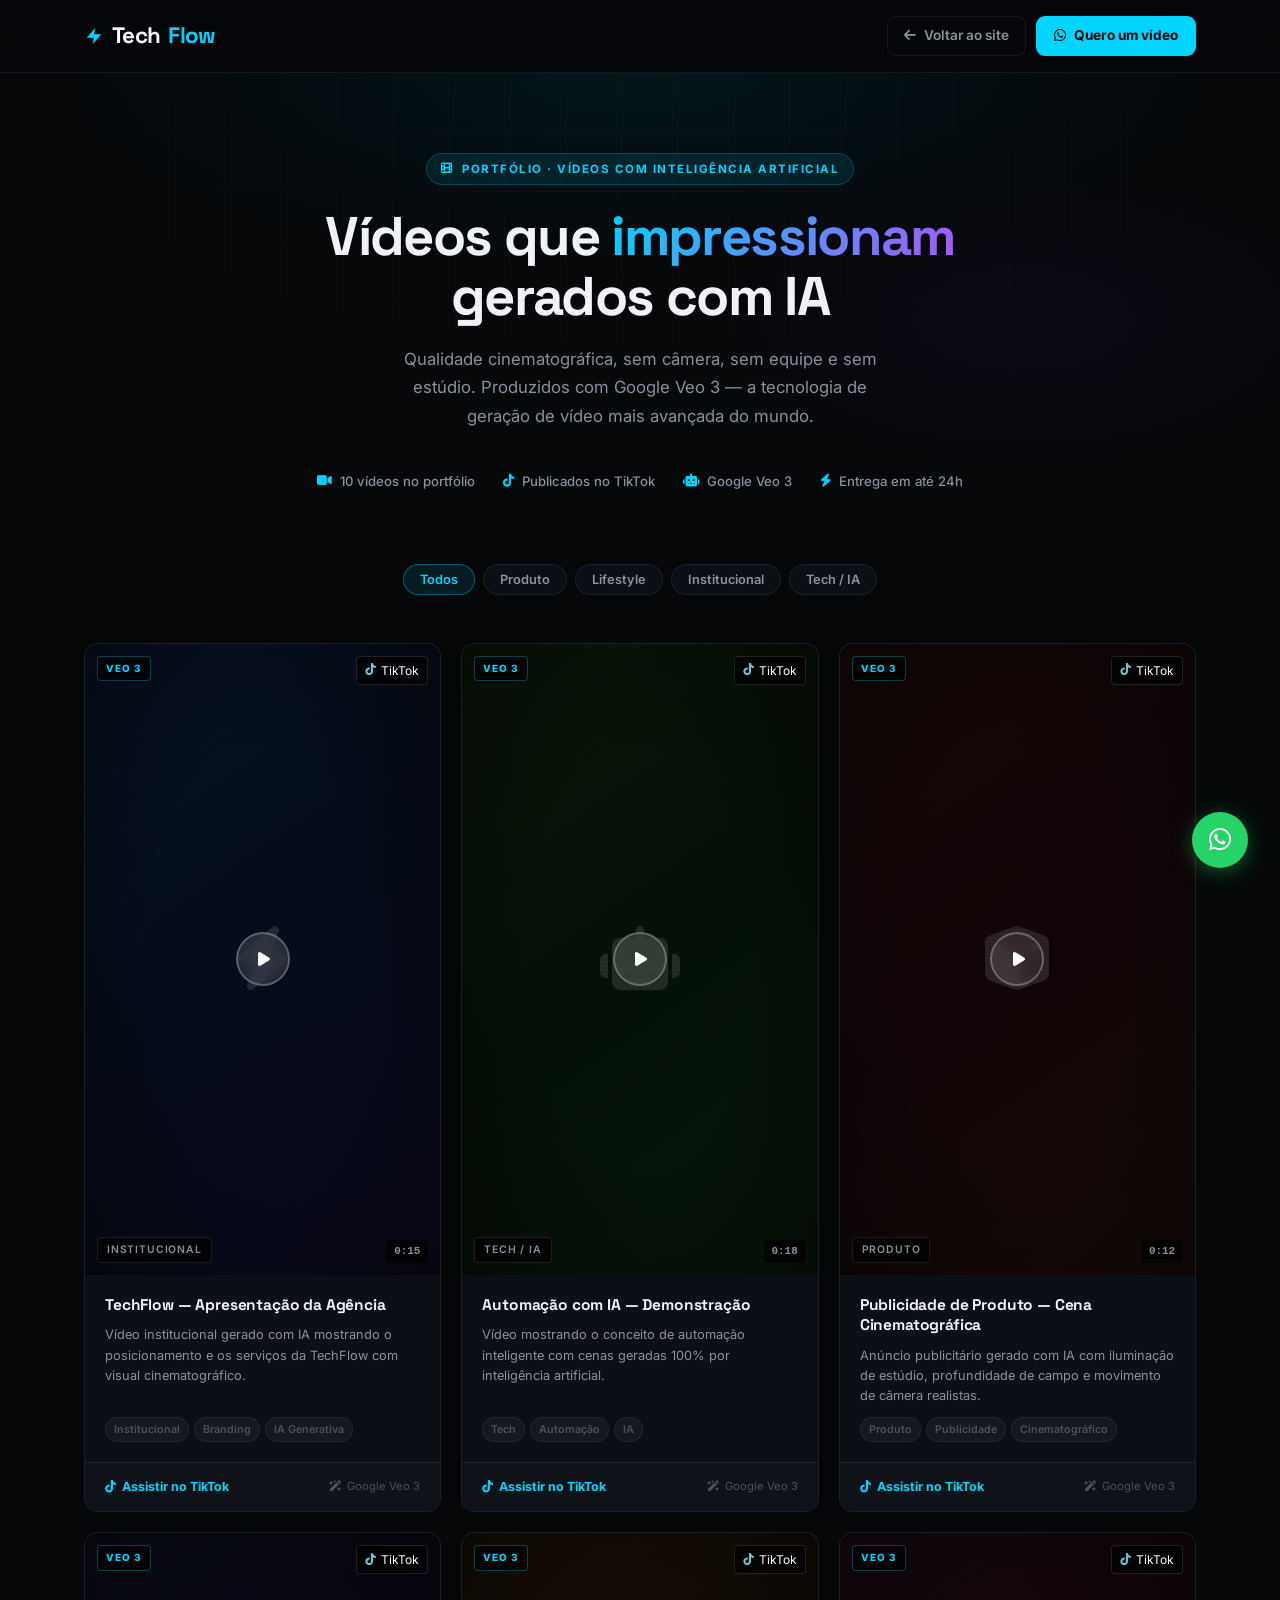
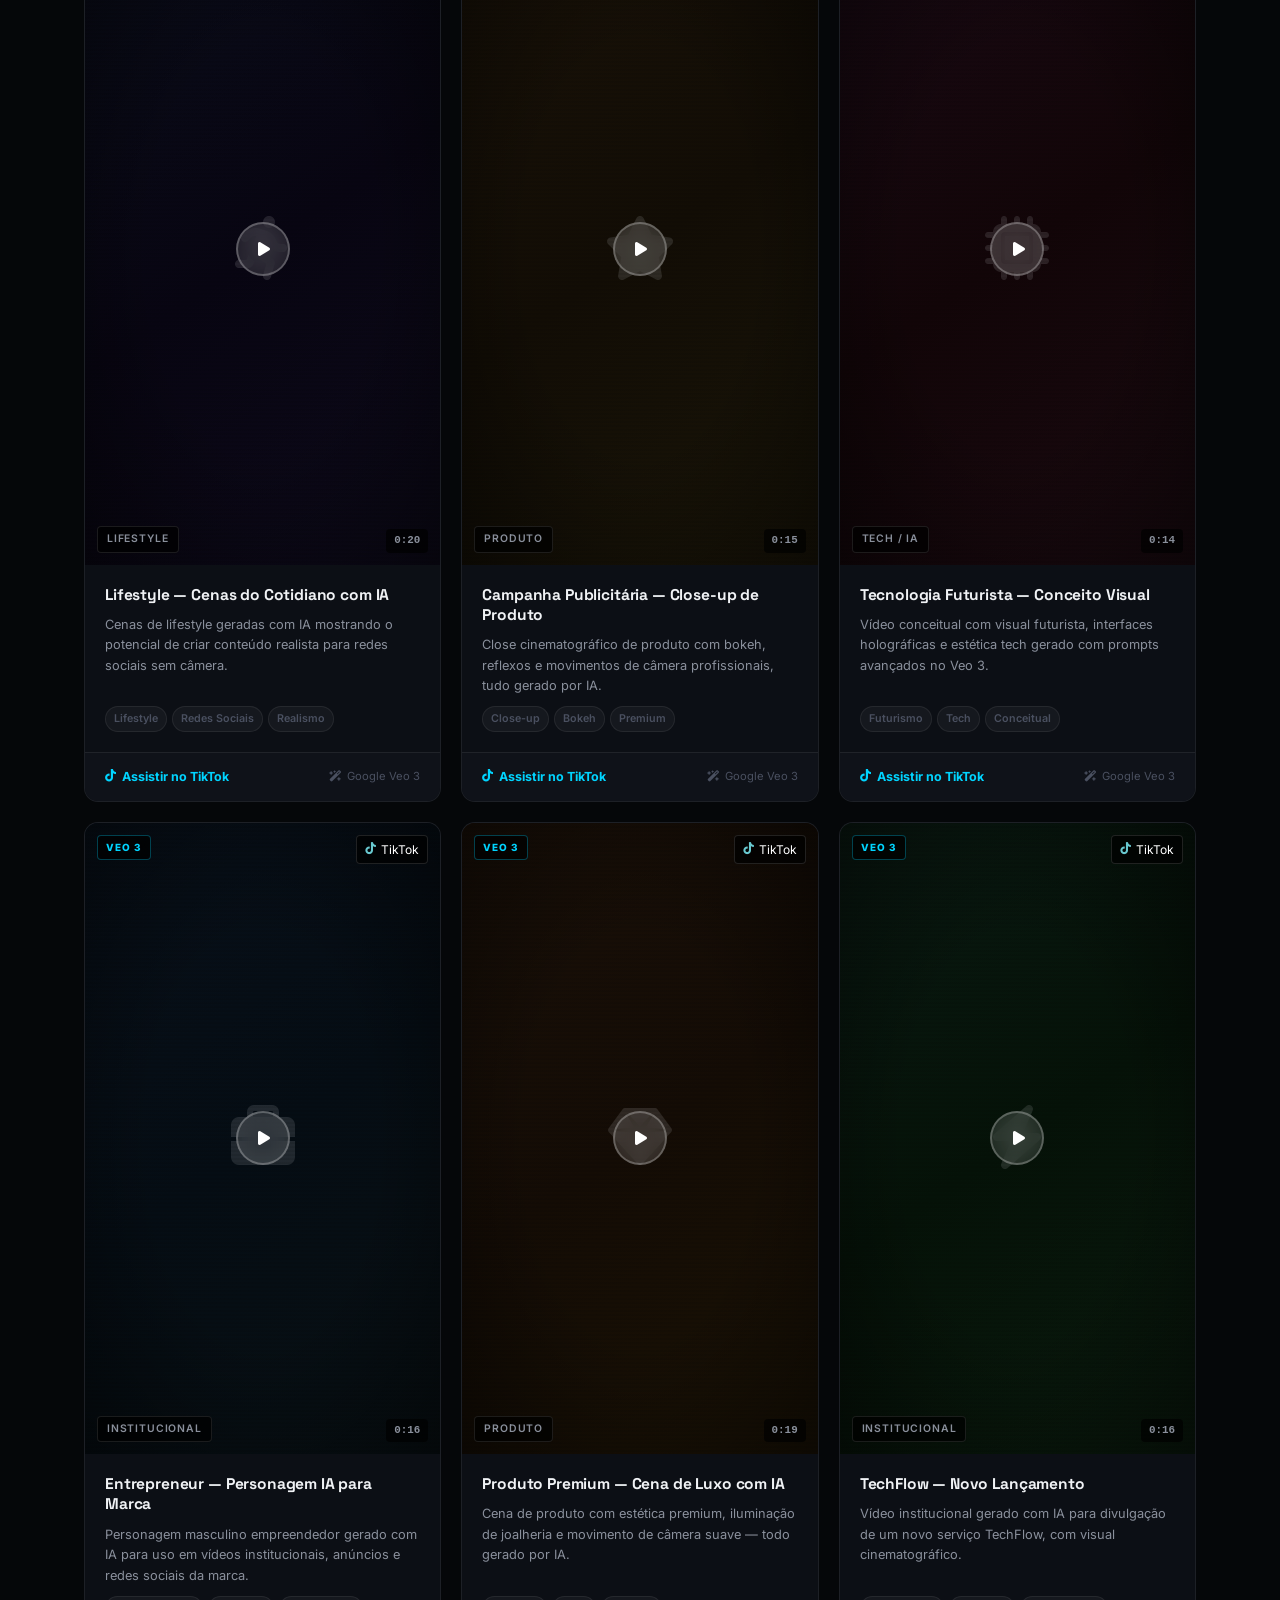
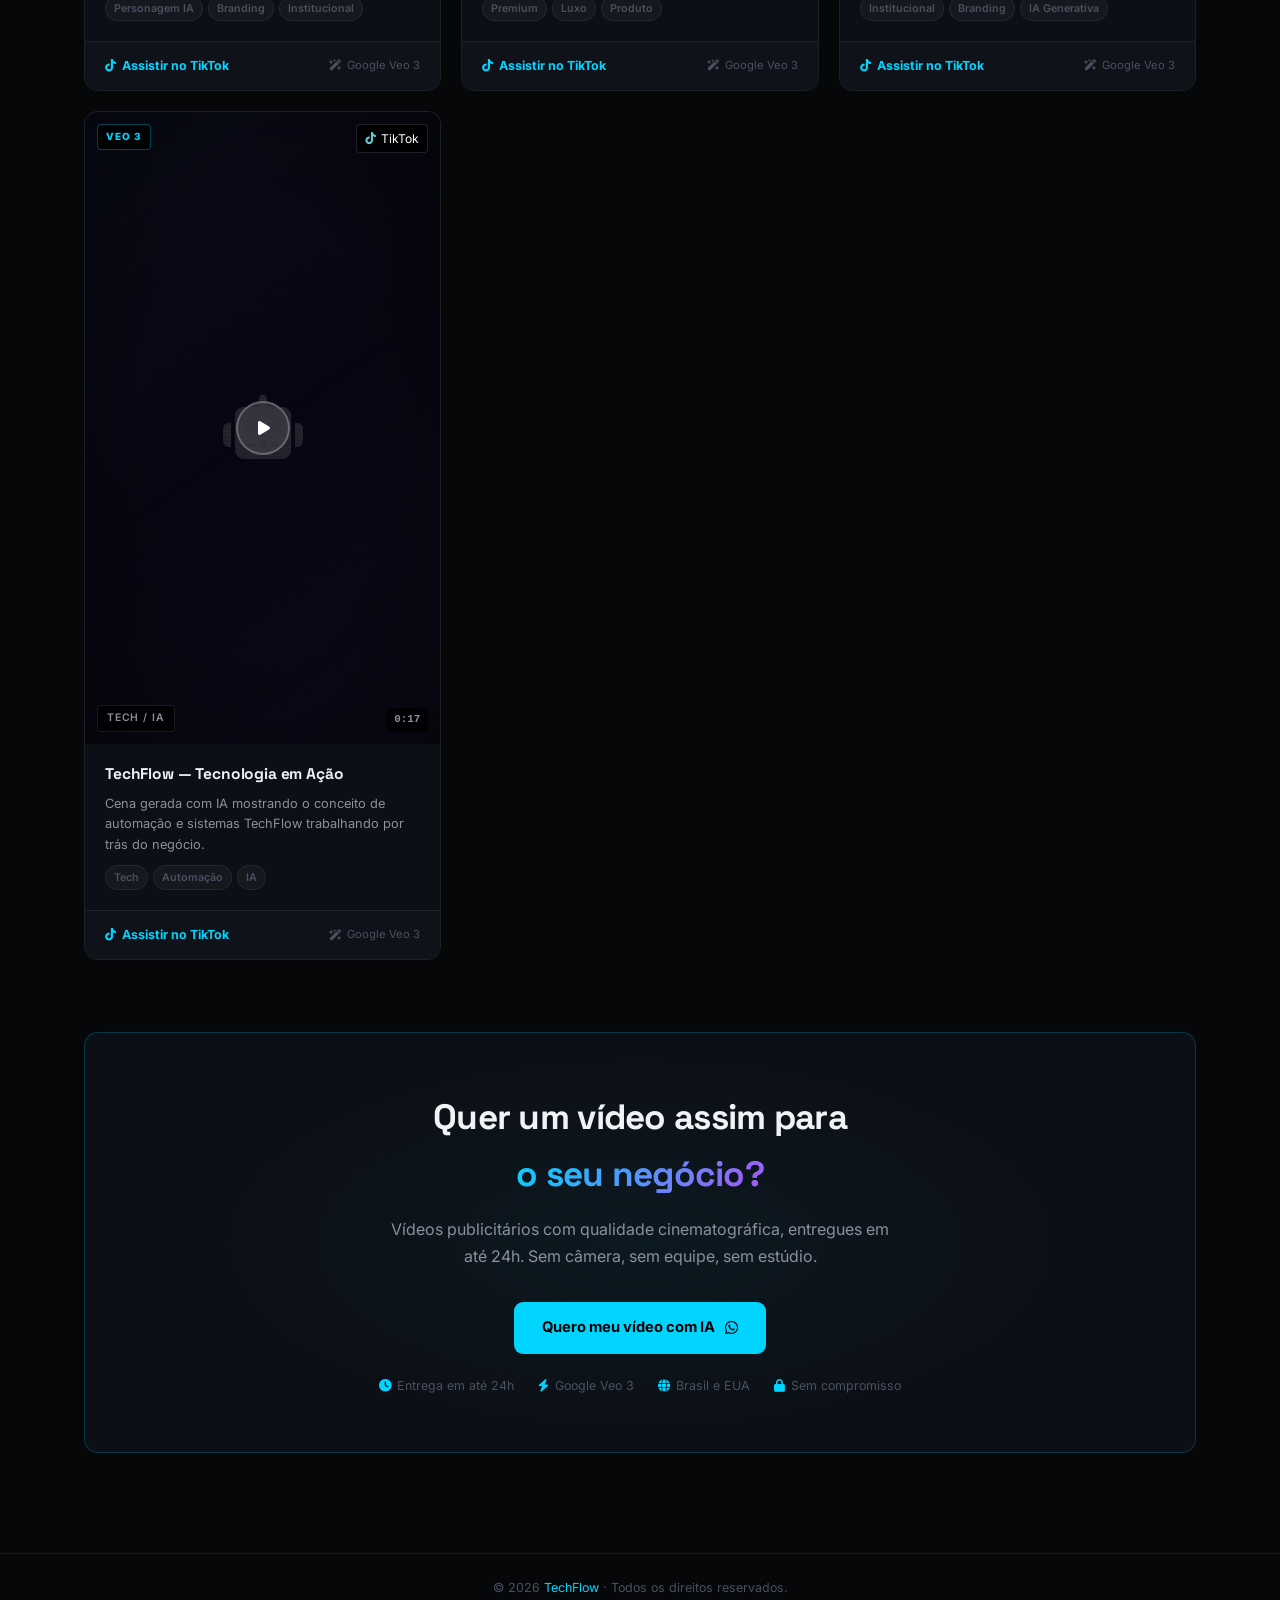
<file: videos.html>
<!Doctype html>
<html lang="pt-br">
  <head>
    <meta charset="UTF-8" />
    <meta name="viewport" content="width=device-width, initial-scale=1.0" />
    <title>Vídeos com IA | TechFlow</title>
    <meta name="description" content="Portfólio de vídeos publicitários gerados com Inteligência Artificial pela TechFlow. Qualidade cinematográfica sem câmera." />

    <!-- Open Graph -->
    <meta property="og:title" content="Vídeos com IA | TechFlow" />
    <meta property="og:description" content="Vídeos publicitários gerados com IA. Qualidade cinematográfica, entrega rápida." />
    <meta property="og:url" content="https://site-techflow.vercel.app/videos.html" />

    <!-- Favicon -->
    <link rel="icon" type="image/svg+xml" href="data:image/svg+xml,<svg xmlns='http://www.w3.org/2000/svg' viewBox='0 0 32 32'><rect width='32' height='32' rx='8' fill='%2305070a'/><text x='50%25' y='54%25' dominant-baseline='middle' text-anchor='middle' font-size='20' fill='%2300d4ff'>⚡</text></svg>" />

    <!-- Fonts -->
    <link rel="preconnect" href="https://fonts.googleapis.com" />
    <link rel="preconnect" href="https://fonts.gstatic.com" crossorigin />
    <link href="https://fonts.googleapis.com/css2?family=Inter:wght@300;400;500;600;700;800;900&family=Space+Grotesk:wght@400;500;600;700;800&display=swap" rel="stylesheet" />
    <link rel="stylesheet" href="https://cdnjs.cloudflare.com/ajax/libs/font-awesome/6.5.0/css/all.min.css" />

    <style>
      *, *::before, *::after { margin: 0; padding: 0; box-sizing: border-box; }

      :root {
        --cyan:       #00d4ff;
        --cyan-dim:   rgba(0,212,255,0.10);
        --purple:     #a855f7;
        --green:      #22c55e;
        --bg:         #050709;
        --bg-card:    #0c0f15;
        --bg-card2:   #0f1219;
        --border:     rgba(255,255,255,0.07);
        --border-h:   rgba(0,212,255,0.35);
        --text:       #f0f2f5;
        --text-muted: #8a909c;
        --text-dim:   #4a5060;
        --radius:     14px;
        --radius-sm:  9px;
        --font-d:     'Space Grotesk', sans-serif;
        --font-b:     'Inter', sans-serif;
        --ease:       cubic-bezier(0.4,0,0.2,1);
        --t:          0.22s var(--ease);
      }

      html { scroll-behavior: smooth; }

      body {
        background: var(--bg);
        color: var(--text);
        font-family: var(--font-b);
        overflow-x: hidden;
        -webkit-font-smoothing: antialiased;
        line-height: 1.6;
      }

      .container { max-width: 1160px; margin: 0 auto; padding: 0 24px; }

      /* ===== HEADER ===== */
      header {
        position: sticky;
        top: 0;
        z-index: 300;
        background: rgba(5,7,9,0.85);
        backdrop-filter: blur(20px);
        -webkit-backdrop-filter: blur(20px);
        border-bottom: 1px solid var(--border);
      }
      .nav-inner {
        display: flex;
        justify-content: space-between;
        align-items: center;
        padding: 16px 24px;
        max-width: 1160px;
        margin: 0 auto;
      }
      .logo {
        font-family: var(--font-d);
        font-size: 1.4rem;
        font-weight: 800;
        color: #fff;
        text-decoration: none;
        display: flex;
        align-items: center;
        gap: 8px;
        letter-spacing: -0.03em;
      }
      .logo span { color: var(--cyan); }

      .nav-back {
        display: inline-flex;
        align-items: center;
        gap: 8px;
        font-size: 0.85rem;
        font-weight: 600;
        color: var(--text-muted);
        text-decoration: none;
        border: 1px solid var(--border);
        padding: 8px 16px;
        border-radius: var(--radius-sm);
        transition: var(--t);
      }
      .nav-back:hover { color: var(--cyan); border-color: var(--border-h); }

      .nav-cta-header {
        display: inline-flex;
        align-items: center;
        gap: 8px;
        background: var(--cyan);
        color: #000;
        font-weight: 700;
        font-size: 0.85rem;
        padding: 9px 18px;
        border-radius: var(--radius-sm);
        text-decoration: none;
        transition: var(--t);
      }
      .nav-cta-header:hover { background: #00bfe8; transform: translateY(-1px); }

      .nav-actions { display: flex; align-items: center; gap: 10px; }

      /* ===== HERO ===== */
      .page-hero {
        padding: 80px 0 64px;
        text-align: center;
        position: relative;
        overflow: hidden;
      }
      .page-hero::before {
        content: '';
        position: absolute;
        inset: 0;
        background:
          radial-gradient(ellipse 70% 60% at 50% 0%, rgba(0,212,255,0.08) 0%, transparent 65%),
          radial-gradient(ellipse 40% 50% at 80% 50%, rgba(168,85,247,0.06) 0%, transparent 60%);
        pointer-events: none;
      }
      .page-hero::after {
        content: '';
        position: absolute;
        inset: 0;
        background-image:
          linear-gradient(rgba(255,255,255,0.018) 1px, transparent 1px),
          linear-gradient(90deg, rgba(255,255,255,0.018) 1px, transparent 1px);
        background-size: 56px 56px;
        mask-image: radial-gradient(ellipse 80% 70% at 50% 20%, black, transparent);
        pointer-events: none;
      }

      .page-hero-content { position: relative; z-index: 1; }

      .hero-badge {
        display: inline-flex;
        align-items: center;
        gap: 8px;
        font-size: 0.72rem;
        font-weight: 700;
        letter-spacing: 0.13em;
        text-transform: uppercase;
        color: var(--cyan);
        background: var(--cyan-dim);
        border: 1px solid rgba(0,212,255,0.2);
        padding: 6px 14px;
        border-radius: 100px;
        margin-bottom: 22px;
      }

      .page-hero h1 {
        font-family: var(--font-d);
        font-size: clamp(2rem, 5vw, 3.4rem);
        font-weight: 800;
        line-height: 1.1;
        letter-spacing: -0.03em;
        margin-bottom: 18px;
      }
      .gradient-text {
        background: linear-gradient(130deg, var(--cyan) 0%, var(--purple) 100%);
        -webkit-background-clip: text;
        -webkit-text-fill-color: transparent;
        background-clip: text;
      }

      .page-hero p {
        color: var(--text-muted);
        font-size: 1.05rem;
        max-width: 520px;
        margin: 0 auto 40px;
        line-height: 1.7;
      }

      .hero-meta {
        display: flex;
        align-items: center;
        justify-content: center;
        gap: 28px;
        flex-wrap: wrap;
        margin-bottom: 8px;
      }
      .meta-item {
        display: flex;
        align-items: center;
        gap: 8px;
        font-size: 0.82rem;
        color: var(--text-muted);
        font-weight: 500;
      }
      .meta-item i { color: var(--cyan); }

      /* ===== FILTER BAR ===== */
      .filter-bar {
        padding: 0 0 48px;
        display: flex;
        justify-content: center;
        gap: 8px;
        flex-wrap: wrap;
      }
      .filter-btn {
        background: var(--bg-card);
        border: 1px solid var(--border);
        color: var(--text-muted);
        font-family: var(--font-b);
        font-size: 0.8rem;
        font-weight: 600;
        padding: 7px 16px;
        border-radius: 100px;
        cursor: pointer;
        transition: var(--t);
      }
      .filter-btn:hover { border-color: var(--border-h); color: var(--text); }
      .filter-btn.active {
        background: var(--cyan-dim);
        border-color: rgba(0,212,255,0.35);
        color: var(--cyan);
      }

      /* ===== VIDEO GRID ===== */
      .videos-section { padding-bottom: 100px; }

      .video-grid {
        display: grid;
        grid-template-columns: repeat(3, 1fr);
        gap: 20px;
      }

      .video-card {
        background: var(--bg-card);
        border: 1px solid var(--border);
        border-radius: var(--radius);
        overflow: hidden;
        display: flex;
        flex-direction: column;
        transition: border-color var(--t), transform var(--t), box-shadow var(--t);
        cursor: pointer;
        text-decoration: none;
        color: inherit;
      }
      .video-card:hover {
        border-color: var(--border-h);
        transform: translateY(-6px);
        box-shadow: 0 20px 52px rgba(0,212,255,0.09);
      }
      .video-card:hover .play-btn { transform: scale(1.12); background: var(--cyan); }
      .video-card:hover .play-btn i { color: #000; }
      .video-card:hover .thumb-overlay { opacity: 1; }

      /* Thumbnail area */
      .video-thumb {
        position: relative;
        aspect-ratio: 9/16;
        background: var(--bg-card2);
        overflow: hidden;
        display: flex;
        align-items: center;
        justify-content: center;
      }

      /* Fake cinematic thumbnail */
      .video-thumb-bg {
        position: absolute;
        inset: 0;
        display: flex;
        align-items: center;
        justify-content: center;
      }

      .thumb-gradient-1 { background: linear-gradient(145deg, #0a1628 0%, #050d1a 50%, #0d0a1f 100%); }
      .thumb-gradient-2 { background: linear-gradient(145deg, #0d1a0a 0%, #051208 50%, #0a1a0d 100%); }
      .thumb-gradient-3 { background: linear-gradient(145deg, #1a0a0a 0%, #120508 50%, #1a0d0a 100%); }
      .thumb-gradient-4 { background: linear-gradient(145deg, #0a0d1a 0%, #080512 50%, #0d0a1a 100%); }
      .thumb-gradient-5 { background: linear-gradient(145deg, #1a1208 0%, #120d05 50%, #1a1508 100%); }
      .thumb-gradient-6 { background: linear-gradient(145deg, #0a1a12 0%, #051208 50%, #0a1a0d 100%); }
      .thumb-gradient-7 { background: linear-gradient(145deg, #1a0a14 0%, #120508 50%, #1a0a10 100%); }
      .thumb-gradient-8 { background: linear-gradient(145deg, #08101a 0%, #050d14 50%, #081014 100%); }
      .thumb-gradient-9 { background: linear-gradient(145deg, #1a1008 0%, #140c05 50%, #1a1205 100%); }

      .thumb-icon {
        font-size: 4rem;
        opacity: 0.12;
        position: absolute;
      }
      .thumb-scanlines {
        position: absolute;
        inset: 0;
        background: repeating-linear-gradient(
          0deg,
          transparent,
          transparent 2px,
          rgba(0,0,0,0.08) 2px,
          rgba(0,0,0,0.08) 4px
        );
        pointer-events: none;
      }
      .thumb-vignette {
        position: absolute;
        inset: 0;
        background: radial-gradient(ellipse 80% 80% at 50% 50%, transparent 40%, rgba(0,0,0,0.6) 100%);
        pointer-events: none;
      }

      /* "AI" badge on thumb */
      .thumb-ai-badge {
        position: absolute;
        top: 12px;
        left: 12px;
        background: rgba(0,0,0,0.7);
        border: 1px solid rgba(0,212,255,0.3);
        color: var(--cyan);
        font-size: 0.62rem;
        font-weight: 800;
        letter-spacing: 0.1em;
        text-transform: uppercase;
        padding: 4px 8px;
        border-radius: 4px;
        backdrop-filter: blur(8px);
      }

      /* TikTok badge */
      .thumb-platform {
        position: absolute;
        top: 12px;
        right: 12px;
        background: rgba(0,0,0,0.7);
        border: 1px solid rgba(255,255,255,0.12);
        color: #fff;
        font-size: 0.75rem;
        padding: 4px 8px;
        border-radius: 4px;
        backdrop-filter: blur(8px);
        display: flex;
        align-items: center;
        gap: 5px;
      }
      .thumb-platform i { color: #69c9d0; }

      /* Category tag on thumb */
      .thumb-category {
        position: absolute;
        bottom: 12px;
        left: 12px;
        background: rgba(0,0,0,0.7);
        border: 1px solid rgba(255,255,255,0.1);
        color: var(--text-muted);
        font-size: 0.65rem;
        font-weight: 600;
        padding: 4px 9px;
        border-radius: 4px;
        backdrop-filter: blur(8px);
        text-transform: uppercase;
        letter-spacing: 0.08em;
      }

      /* Duration */
      .thumb-duration {
        position: absolute;
        bottom: 12px;
        right: 12px;
        background: rgba(0,0,0,0.7);
        color: var(--text-muted);
        font-size: 0.68rem;
        font-weight: 600;
        padding: 3px 8px;
        border-radius: 4px;
        font-family: monospace;
      }

      /* Play button */
      .play-btn {
        position: absolute;
        width: 54px;
        height: 54px;
        background: rgba(255,255,255,0.1);
        border: 2px solid rgba(255,255,255,0.25);
        border-radius: 50%;
        display: flex;
        align-items: center;
        justify-content: center;
        backdrop-filter: blur(10px);
        transition: var(--t);
        z-index: 2;
      }
      .play-btn i { color: #fff; font-size: 1rem; margin-left: 3px; }

      .thumb-overlay {
        position: absolute;
        inset: 0;
        background: rgba(0,212,255,0.06);
        opacity: 0;
        transition: opacity var(--t);
        pointer-events: none;
      }

      /* Card body */
      .video-card-body {
        padding: 20px;
        flex: 1;
        display: flex;
        flex-direction: column;
        gap: 10px;
      }
      .video-card-body h3 {
        font-family: var(--font-d);
        font-size: 0.97rem;
        font-weight: 700;
        line-height: 1.3;
        letter-spacing: -0.01em;
      }
      .video-card-body p {
        color: var(--text-muted);
        font-size: 0.8rem;
        line-height: 1.6;
        flex: 1;
      }

      .video-tags {
        display: flex;
        flex-wrap: wrap;
        gap: 5px;
        margin-top: auto;
      }
      .vtag {
        font-size: 0.67rem;
        font-weight: 600;
        color: var(--text-dim);
        background: rgba(255,255,255,0.04);
        border: 1px solid var(--border);
        padding: 3px 8px;
        border-radius: 100px;
      }

      .video-card-footer {
        padding: 14px 20px;
        border-top: 1px solid var(--border);
        display: flex;
        align-items: center;
        justify-content: space-between;
        background: var(--bg-card2);
      }
      .vcard-link {
        display: flex;
        align-items: center;
        gap: 6px;
        font-size: 0.78rem;
        font-weight: 700;
        color: var(--cyan);
      }
      .vcard-tool {
        font-size: 0.7rem;
        color: var(--text-dim);
        display: flex;
        align-items: center;
        gap: 5px;
      }
      .vcard-tool i { color: var(--text-dim); }

      /* ===== CTA FINAL ===== */
      .page-cta {
        margin-top: 72px;
        background: var(--bg-card);
        border: 1px solid rgba(0,212,255,0.2);
        border-radius: var(--radius);
        padding: 56px 40px;
        text-align: center;
        position: relative;
        overflow: hidden;
      }
      .page-cta::before {
        content: '';
        position: absolute;
        inset: 0;
        background: radial-gradient(ellipse 60% 70% at 50% 50%, rgba(0,212,255,0.05) 0%, transparent 70%);
        pointer-events: none;
      }
      .page-cta-content { position: relative; z-index: 1; }
      .page-cta h2 {
        font-family: var(--font-d);
        font-size: clamp(1.5rem, 3.5vw, 2.2rem);
        font-weight: 800;
        letter-spacing: -0.02em;
        margin-bottom: 14px;
      }
      .page-cta p {
        color: var(--text-muted);
        font-size: 1rem;
        max-width: 500px;
        margin: 0 auto 32px;
        line-height: 1.7;
      }
      .btn-primary {
        display: inline-flex;
        align-items: center;
        gap: 10px;
        background: var(--cyan);
        color: #000;
        padding: 14px 28px;
        border-radius: var(--radius-sm);
        font-weight: 700;
        font-size: 0.92rem;
        text-decoration: none;
        transition: var(--t);
      }
      .btn-primary:hover {
        background: #00bfe8;
        transform: translateY(-2px);
        box-shadow: 0 8px 32px rgba(0,212,255,0.3);
      }

      .cta-meta {
        display: flex;
        align-items: center;
        justify-content: center;
        gap: 24px;
        margin-top: 22px;
        flex-wrap: wrap;
      }
      .cta-meta span {
        display: flex;
        align-items: center;
        gap: 6px;
        font-size: 0.78rem;
        color: var(--text-dim);
      }
      .cta-meta i { color: var(--cyan); }

      /* ===== FOOTER MINI ===== */
      .footer-mini {
        border-top: 1px solid var(--border);
        padding: 24px;
        text-align: center;
      }
      .footer-mini p { color: var(--text-dim); font-size: 0.78rem; }
      .footer-mini a { color: var(--cyan); text-decoration: none; }

      /* WhatsApp float */
      .whatsapp-float {
        position: fixed;
        width: 56px;
        height: 56px;
        bottom: 32px;
        right: 32px;
        background: #25d366;
        color: #fff;
        border-radius: 50%;
        display: flex;
        align-items: center;
        justify-content: center;
        font-size: 1.6rem;
        box-shadow: 0 4px 22px rgba(37,211,102,0.4);
        z-index: 999;
        text-decoration: none;
        transition: var(--t);
      }
      .whatsapp-float:hover { transform: scale(1.1); box-shadow: 0 6px 30px rgba(37,211,102,0.55); }

      /* ===== REVEAL ===== */
      .reveal {
        opacity: 0;
        transform: translateY(20px);
        transition: opacity 0.5s var(--ease), transform 0.5s var(--ease);
      }
      .reveal.revealed { opacity: 1; transform: translateY(0); }

      /* ===== RESPONSIVE ===== */
      @media (max-width: 900px) {
        .video-grid { grid-template-columns: repeat(2, 1fr); }
      }
      @media (max-width: 600px) {
        .video-grid { grid-template-columns: 1fr; }
        .nav-actions .nav-back span { display: none; }
        .page-hero h1 { font-size: 1.9rem; }
        .page-cta { padding: 40px 20px; }
        .cta-meta { gap: 14px; }
        .whatsapp-float { width: 50px; height: 50px; bottom: 20px; right: 20px; font-size: 1.4rem; }
      }

      @media (prefers-reduced-motion: reduce) {
        *, *::before, *::after { animation-duration: 0.01ms !important; transition-duration: 0.01ms !important; }
      }
    </style>
  </head>
  <body>

    <!-- HEADER -->
    <header>
      <div class="nav-inner">
        <a href="index.html" class="logo">
          <svg width="20" height="20" viewBox="0 0 22 22" fill="none"><path d="M12.5 2L3 13h8l-1.5 7L19 9h-8L12.5 2z" fill="#00d4ff"/></svg>
          Tech<span>Flow</span>
        </a>
        <div class="nav-actions">
          <a href="index.html" class="nav-back">
            <i class="fas fa-arrow-left"></i>
            <span>Voltar ao site</span>
          </a>
          <a href="https://api.whatsapp.com/send?phone=5531999232730&text=Vi%20os%20vídeos%20com%20IA%20da%20TechFlow%20e%20quero%20um%20para%20meu%20negócio!" target="_blank" rel="noopener noreferrer" class="nav-cta-header">
            <i class="fab fa-whatsapp"></i> Quero um vídeo
          </a>
        </div>
      </div>
    </header>

    <!-- HERO -->
    <section class="page-hero">
      <div class="container page-hero-content">
        <div class="hero-badge">
          <i class="fas fa-film"></i> Portfólio · Vídeos com Inteligência Artificial
        </div>
        <h1>
          Vídeos que <span class="gradient-text">impressionam</span><br />
          gerados com IA
        </h1>
        <p>
          Qualidade cinematográfica, sem câmera, sem equipe e sem estúdio.
          Produzidos com Google Veo 3 — a tecnologia de geração de vídeo mais avançada do mundo.
        </p>
        <div class="hero-meta">
          <div class="meta-item"><i class="fas fa-video"></i> 10 vídeos no portfólio</div>
          <div class="meta-item"><i class="fab fa-tiktok"></i> Publicados no TikTok</div>
          <div class="meta-item"><i class="fas fa-robot"></i> Google Veo 3</div>
          <div class="meta-item"><i class="fas fa-bolt"></i> Entrega em até 24h</div>
        </div>
      </div>
    </section>

    <!-- FILTER BAR -->
    <div class="container">
      <div class="filter-bar">
        <button class="filter-btn active" data-filter="all">Todos</button>
        <button class="filter-btn" data-filter="produto">Produto</button>
        <button class="filter-btn" data-filter="lifestyle">Lifestyle</button>
        <button class="filter-btn" data-filter="institucional">Institucional</button>
        <button class="filter-btn" data-filter="tech">Tech / IA</button>
      </div>
    </div>

    <!-- GRID DE VÍDEOS -->
    <section class="videos-section">
      <div class="container">
        <div class="video-grid" id="videoGrid">

          <!-- VÍDEO 1 -->
          <a href="https://vt.tiktok.com/ZSQWH7r4r/" target="_blank" rel="noopener noreferrer"
             class="video-card reveal" data-category="institucional">
            <div class="video-thumb thumb-gradient-1">
              <div class="video-thumb-bg thumb-gradient-1"></div>
              <div class="thumb-icon"><i class="fas fa-bolt"></i></div>
              <div class="thumb-scanlines"></div>
              <div class="thumb-vignette"></div>
              <div class="thumb-ai-badge">Veo 3</div>
              <div class="thumb-platform"><i class="fab fa-tiktok"></i> TikTok</div>
              <div class="thumb-category">Institucional</div>
              <div class="thumb-duration">0:15</div>
              <div class="play-btn"><i class="fas fa-play"></i></div>
              <div class="thumb-overlay"></div>
            </div>
            <div class="video-card-body">
              <h3>TechFlow — Apresentação da Agência</h3>
              <p>Vídeo institucional gerado com IA mostrando o posicionamento e os serviços da TechFlow com visual cinematográfico.</p>
              <div class="video-tags">
                <span class="vtag">Institucional</span>
                <span class="vtag">Branding</span>
                <span class="vtag">IA Generativa</span>
              </div>
            </div>
            <div class="video-card-footer">
              <span class="vcard-link"><i class="fab fa-tiktok"></i> Assistir no TikTok</span>
              <span class="vcard-tool"><i class="fas fa-wand-magic-sparkles"></i> Google Veo 3</span>
            </div>
          </a>

          <!-- VÍDEO 2 -->
          <a href="https://vt.tiktok.com/ZSQW9h8Gh/" target="_blank" rel="noopener noreferrer"
             class="video-card reveal" data-category="tech">
            <div class="video-thumb thumb-gradient-2">
              <div class="video-thumb-bg thumb-gradient-2"></div>
              <div class="thumb-icon"><i class="fas fa-robot"></i></div>
              <div class="thumb-scanlines"></div>
              <div class="thumb-vignette"></div>
              <div class="thumb-ai-badge">Veo 3</div>
              <div class="thumb-platform"><i class="fab fa-tiktok"></i> TikTok</div>
              <div class="thumb-category">Tech / IA</div>
              <div class="thumb-duration">0:18</div>
              <div class="play-btn"><i class="fas fa-play"></i></div>
              <div class="thumb-overlay"></div>
            </div>
            <div class="video-card-body">
              <h3>Automação com IA — Demonstração</h3>
              <p>Vídeo mostrando o conceito de automação inteligente com cenas geradas 100% por inteligência artificial.</p>
              <div class="video-tags">
                <span class="vtag">Tech</span>
                <span class="vtag">Automação</span>
                <span class="vtag">IA</span>
              </div>
            </div>
            <div class="video-card-footer">
              <span class="vcard-link"><i class="fab fa-tiktok"></i> Assistir no TikTok</span>
              <span class="vcard-tool"><i class="fas fa-wand-magic-sparkles"></i> Google Veo 3</span>
            </div>
          </a>

          <!-- VÍDEO 3 -->
          <a href="https://vt.tiktok.com/ZSQW9G3PN/" target="_blank" rel="noopener noreferrer"
             class="video-card reveal" data-category="produto">
            <div class="video-thumb thumb-gradient-3">
              <div class="video-thumb-bg thumb-gradient-3"></div>
              <div class="thumb-icon"><i class="fas fa-cube"></i></div>
              <div class="thumb-scanlines"></div>
              <div class="thumb-vignette"></div>
              <div class="thumb-ai-badge">Veo 3</div>
              <div class="thumb-platform"><i class="fab fa-tiktok"></i> TikTok</div>
              <div class="thumb-category">Produto</div>
              <div class="thumb-duration">0:12</div>
              <div class="play-btn"><i class="fas fa-play"></i></div>
              <div class="thumb-overlay"></div>
            </div>
            <div class="video-card-body">
              <h3>Publicidade de Produto — Cena Cinematográfica</h3>
              <p>Anúncio publicitário gerado com IA com iluminação de estúdio, profundidade de campo e movimento de câmera realistas.</p>
              <div class="video-tags">
                <span class="vtag">Produto</span>
                <span class="vtag">Publicidade</span>
                <span class="vtag">Cinematográfico</span>
              </div>
            </div>
            <div class="video-card-footer">
              <span class="vcard-link"><i class="fab fa-tiktok"></i> Assistir no TikTok</span>
              <span class="vcard-tool"><i class="fas fa-wand-magic-sparkles"></i> Google Veo 3</span>
            </div>
          </a>

          <!-- VÍDEO 4 -->
          <a href="https://vt.tiktok.com/ZSQWx6Knn/" target="_blank" rel="noopener noreferrer"
             class="video-card reveal" data-category="lifestyle">
            <div class="video-thumb thumb-gradient-4">
              <div class="video-thumb-bg thumb-gradient-4"></div>
              <div class="thumb-icon"><i class="fas fa-person-running"></i></div>
              <div class="thumb-scanlines"></div>
              <div class="thumb-vignette"></div>
              <div class="thumb-ai-badge">Veo 3</div>
              <div class="thumb-platform"><i class="fab fa-tiktok"></i> TikTok</div>
              <div class="thumb-category">Lifestyle</div>
              <div class="thumb-duration">0:20</div>
              <div class="play-btn"><i class="fas fa-play"></i></div>
              <div class="thumb-overlay"></div>
            </div>
            <div class="video-card-body">
              <h3>Lifestyle — Cenas do Cotidiano com IA</h3>
              <p>Cenas de lifestyle geradas com IA mostrando o potencial de criar conteúdo realista para redes sociais sem câmera.</p>
              <div class="video-tags">
                <span class="vtag">Lifestyle</span>
                <span class="vtag">Redes Sociais</span>
                <span class="vtag">Realismo</span>
              </div>
            </div>
            <div class="video-card-footer">
              <span class="vcard-link"><i class="fab fa-tiktok"></i> Assistir no TikTok</span>
              <span class="vcard-tool"><i class="fas fa-wand-magic-sparkles"></i> Google Veo 3</span>
            </div>
          </a>

          <!-- VÍDEO 5 -->
          <a href="https://vt.tiktok.com/ZSQWxfpN2/" target="_blank" rel="noopener noreferrer"
             class="video-card reveal" data-category="produto">
            <div class="video-thumb thumb-gradient-5">
              <div class="video-thumb-bg thumb-gradient-5"></div>
              <div class="thumb-icon"><i class="fas fa-star"></i></div>
              <div class="thumb-scanlines"></div>
              <div class="thumb-vignette"></div>
              <div class="thumb-ai-badge">Veo 3</div>
              <div class="thumb-platform"><i class="fab fa-tiktok"></i> TikTok</div>
              <div class="thumb-category">Produto</div>
              <div class="thumb-duration">0:15</div>
              <div class="play-btn"><i class="fas fa-play"></i></div>
              <div class="thumb-overlay"></div>
            </div>
            <div class="video-card-body">
              <h3>Campanha Publicitária — Close-up de Produto</h3>
              <p>Close cinematográfico de produto com bokeh, reflexos e movimentos de câmera profissionais, tudo gerado por IA.</p>
              <div class="video-tags">
                <span class="vtag">Close-up</span>
                <span class="vtag">Bokeh</span>
                <span class="vtag">Premium</span>
              </div>
            </div>
            <div class="video-card-footer">
              <span class="vcard-link"><i class="fab fa-tiktok"></i> Assistir no TikTok</span>
              <span class="vcard-tool"><i class="fas fa-wand-magic-sparkles"></i> Google Veo 3</span>
            </div>
          </a>

          <!-- VÍDEO 6 (era o 7 — Tech Futurista) -->
          <a href="https://vt.tiktok.com/ZSQWxfoyF/" target="_blank" rel="noopener noreferrer"
             class="video-card reveal" data-category="tech">
            <div class="video-thumb thumb-gradient-7">
              <div class="video-thumb-bg thumb-gradient-7"></div>
              <div class="thumb-icon"><i class="fas fa-microchip"></i></div>
              <div class="thumb-scanlines"></div>
              <div class="thumb-vignette"></div>
              <div class="thumb-ai-badge">Veo 3</div>
              <div class="thumb-platform"><i class="fab fa-tiktok"></i> TikTok</div>
              <div class="thumb-category">Tech / IA</div>
              <div class="thumb-duration">0:14</div>
              <div class="play-btn"><i class="fas fa-play"></i></div>
              <div class="thumb-overlay"></div>
            </div>
            <div class="video-card-body">
              <h3>Tecnologia Futurista — Conceito Visual</h3>
              <p>Vídeo conceitual com visual futurista, interfaces holográficas e estética tech gerado com prompts avançados no Veo 3.</p>
              <div class="video-tags">
                <span class="vtag">Futurismo</span>
                <span class="vtag">Tech</span>
                <span class="vtag">Conceitual</span>
              </div>
            </div>
            <div class="video-card-footer">
              <span class="vcard-link"><i class="fab fa-tiktok"></i> Assistir no TikTok</span>
              <span class="vcard-tool"><i class="fas fa-wand-magic-sparkles"></i> Google Veo 3</span>
            </div>
          </a>

          <!-- VÍDEO 7 (era o 8 — Entrepreneur) -->
          <a href="https://vt.tiktok.com/ZSQWx42r3/" target="_blank" rel="noopener noreferrer"
             class="video-card reveal" data-category="institucional">
            <div class="video-thumb thumb-gradient-8">
              <div class="video-thumb-bg thumb-gradient-8"></div>
              <div class="thumb-icon"><i class="fas fa-briefcase"></i></div>
              <div class="thumb-scanlines"></div>
              <div class="thumb-vignette"></div>
              <div class="thumb-ai-badge">Veo 3</div>
              <div class="thumb-platform"><i class="fab fa-tiktok"></i> TikTok</div>
              <div class="thumb-category">Institucional</div>
              <div class="thumb-duration">0:16</div>
              <div class="play-btn"><i class="fas fa-play"></i></div>
              <div class="thumb-overlay"></div>
            </div>
            <div class="video-card-body">
              <h3>Entrepreneur — Personagem IA para Marca</h3>
              <p>Personagem masculino empreendedor gerado com IA para uso em vídeos institucionais, anúncios e redes sociais da marca.</p>
              <div class="video-tags">
                <span class="vtag">Personagem IA</span>
                <span class="vtag">Branding</span>
                <span class="vtag">Institucional</span>
              </div>
            </div>
            <div class="video-card-footer">
              <span class="vcard-link"><i class="fab fa-tiktok"></i> Assistir no TikTok</span>
              <span class="vcard-tool"><i class="fas fa-wand-magic-sparkles"></i> Google Veo 3</span>
            </div>
          </a>

          <!-- VÍDEO 8 (era o 9 — Produto Premium) -->
          <a href="https://vt.tiktok.com/ZSQWxwoXa/" target="_blank" rel="noopener noreferrer"
             class="video-card reveal" data-category="produto">
            <div class="video-thumb thumb-gradient-9">
              <div class="video-thumb-bg thumb-gradient-9"></div>
              <div class="thumb-icon"><i class="fas fa-gem"></i></div>
              <div class="thumb-scanlines"></div>
              <div class="thumb-vignette"></div>
              <div class="thumb-ai-badge">Veo 3</div>
              <div class="thumb-platform"><i class="fab fa-tiktok"></i> TikTok</div>
              <div class="thumb-category">Produto</div>
              <div class="thumb-duration">0:19</div>
              <div class="play-btn"><i class="fas fa-play"></i></div>
              <div class="thumb-overlay"></div>
            </div>
            <div class="video-card-body">
              <h3>Produto Premium — Cena de Luxo com IA</h3>
              <p>Cena de produto com estética premium, iluminação de joalheria e movimento de câmera suave — todo gerado por IA.</p>
              <div class="video-tags">
                <span class="vtag">Premium</span>
                <span class="vtag">Luxo</span>
                <span class="vtag">Produto</span>
              </div>
            </div>
            <div class="video-card-footer">
              <span class="vcard-link"><i class="fab fa-tiktok"></i> Assistir no TikTok</span>
              <span class="vcard-tool"><i class="fas fa-wand-magic-sparkles"></i> Google Veo 3</span>
            </div>
          </a>

          <!-- VÍDEO 9 -->
          <a href="https://vt.tiktok.com/ZSXxWCrtC/" target="_blank" rel="noopener noreferrer"
             class="video-card reveal" data-category="institucional">
            <div class="video-thumb thumb-gradient-6">
              <div class="video-thumb-bg thumb-gradient-6"></div>
              <div class="thumb-icon"><i class="fas fa-bolt"></i></div>
              <div class="thumb-scanlines"></div>
              <div class="thumb-vignette"></div>
              <div class="thumb-ai-badge">Veo 3</div>
              <div class="thumb-platform"><i class="fab fa-tiktok"></i> TikTok</div>
              <div class="thumb-category">Institucional</div>
              <div class="thumb-duration">0:16</div>
              <div class="play-btn"><i class="fas fa-play"></i></div>
              <div class="thumb-overlay"></div>
            </div>
            <div class="video-card-body">
              <h3>TechFlow — Novo Lançamento</h3>
              <p>Vídeo institucional gerado com IA para divulgação de um novo serviço TechFlow, com visual cinematográfico.</p>
              <div class="video-tags">
                <span class="vtag">Institucional</span>
                <span class="vtag">Branding</span>
                <span class="vtag">IA Generativa</span>
              </div>
            </div>
            <div class="video-card-footer">
              <span class="vcard-link"><i class="fab fa-tiktok"></i> Assistir no TikTok</span>
              <span class="vcard-tool"><i class="fas fa-wand-magic-sparkles"></i> Google Veo 3</span>
            </div>
          </a>

          <!-- VÍDEO 10 -->
          <a href="https://vt.tiktok.com/ZSXxW9wN3/" target="_blank" rel="noopener noreferrer"
             class="video-card reveal" data-category="tech">
            <div class="video-thumb thumb-gradient-4">
              <div class="video-thumb-bg thumb-gradient-4"></div>
              <div class="thumb-icon"><i class="fas fa-robot"></i></div>
              <div class="thumb-scanlines"></div>
              <div class="thumb-vignette"></div>
              <div class="thumb-ai-badge">Veo 3</div>
              <div class="thumb-platform"><i class="fab fa-tiktok"></i> TikTok</div>
              <div class="thumb-category">Tech / IA</div>
              <div class="thumb-duration">0:17</div>
              <div class="play-btn"><i class="fas fa-play"></i></div>
              <div class="thumb-overlay"></div>
            </div>
            <div class="video-card-body">
              <h3>TechFlow — Tecnologia em Ação</h3>
              <p>Cena gerada com IA mostrando o conceito de automação e sistemas TechFlow trabalhando por trás do negócio.</p>
              <div class="video-tags">
                <span class="vtag">Tech</span>
                <span class="vtag">Automação</span>
                <span class="vtag">IA</span>
              </div>
            </div>
            <div class="video-card-footer">
              <span class="vcard-link"><i class="fab fa-tiktok"></i> Assistir no TikTok</span>
              <span class="vcard-tool"><i class="fas fa-wand-magic-sparkles"></i> Google Veo 3</span>
            </div>
          </a>

        </div><!-- /video-grid -->

        <!-- CTA FINAL -->
        <div class="page-cta reveal">
          <div class="page-cta-content">
            <h2>Quer um vídeo assim para<br /><span class="gradient-text">o seu negócio?</span></h2>
            <p>Vídeos publicitários com qualidade cinematográfica, entregues em até 24h. Sem câmera, sem equipe, sem estúdio.</p>
            <a href="https://api.whatsapp.com/send?phone=5531999232730&text=Vi%20os%20vídeos%20com%20IA%20da%20TechFlow%20e%20quero%20um%20para%20meu%20negócio!" target="_blank" rel="noopener noreferrer" class="btn-primary">
              Quero meu vídeo com IA <i class="fab fa-whatsapp"></i>
            </a>
            <div class="cta-meta">
              <span><i class="fas fa-clock"></i> Entrega em até 24h</span>
              <span><i class="fas fa-bolt"></i> Google Veo 3</span>
              <span><i class="fas fa-globe"></i> Brasil e EUA</span>
              <span><i class="fas fa-lock"></i> Sem compromisso</span>
            </div>
          </div>
        </div>

      </div>
    </section>

    <!-- FOOTER MINI -->
    <footer class="footer-mini">
      <p>© <span id="year"></span> <a href="index.html">TechFlow</a> · Todos os direitos reservados.</p>
    </footer>

    <!-- WhatsApp float -->
    <a href="https://api.whatsapp.com/send?phone=5531999232730&text=Vi%20os%20vídeos%20com%20IA%20da%20TechFlow%20e%20quero%20um%20para%20meu%20negócio!" class="whatsapp-float" target="_blank" rel="noopener noreferrer" aria-label="Falar no WhatsApp">
      <i class="fab fa-whatsapp"></i>
    </a>

    <script>
      // Copyright
      document.getElementById('year').textContent = new Date().getFullYear();

      // Scroll reveal
      const observer = new IntersectionObserver((entries) => {
        entries.forEach((entry, i) => {
          if (entry.isIntersecting) {
            setTimeout(() => {
              entry.target.classList.add('revealed');
            }, i * 80);
            observer.unobserve(entry.target);
          }
        });
      }, { threshold: 0.08, rootMargin: '0px 0px -30px 0px' });

      document.querySelectorAll('.reveal').forEach(el => observer.observe(el));

      // Filter
      const filterBtns = document.querySelectorAll('.filter-btn');
      const cards = document.querySelectorAll('.video-card');

      filterBtns.forEach(btn => {
        btn.addEventListener('click', () => {
          filterBtns.forEach(b => b.classList.remove('active'));
          btn.classList.add('active');

          const filter = btn.dataset.filter;
          cards.forEach(card => {
            const match = filter === 'all' || card.dataset.category === filter;
            card.style.display = match ? 'flex' : 'none';
          });
        });
      });
    </script>
  </body>
</html>
</file>
<file: style.css>
/* ============================================================
   TECHFLOW — CSS PROFISSIONAL v2.0
   ============================================================ */

@import url('https://fonts.googleapis.com/css2?family=Inter:wght@300;400;500;600;700;800;900&family=Space+Grotesk:wght@400;500;600;700;800&display=swap');

/* ===== RESET & TOKENS ===== */
*, *::before, *::after {
  margin: 0;
  padding: 0;
  box-sizing: border-box;
}

:root {
  --cyan:          #00d4ff;
  --cyan-dim:      rgba(0, 212, 255, 0.10);
  --cyan-glow:     rgba(0, 212, 255, 0.18);
  --purple:        #a855f7;
  --purple-dim:    rgba(168, 85, 247, 0.10);
  --green:         #22c55e;
  --amber:         #f59e0b;

  --bg:            #050709;
  --bg-card:       #0c0f15;
  --bg-card2:      #0f1219;
  --bg-elevated:   #141820;

  --border:        rgba(255,255,255,0.07);
  --border-hover:  rgba(0, 212, 255, 0.35);
  --border-strong: rgba(255,255,255,0.12);

  --text:          #f0f2f5;
  --text-muted:    #8a909c;
  --text-dim:      #4a5060;

  --radius-xl:     20px;
  --radius:        14px;
  --radius-sm:     9px;
  --radius-xs:     6px;

  --font-display:  'Space Grotesk', sans-serif;
  --font-body:     'Inter', sans-serif;

  --ease:          cubic-bezier(0.4, 0, 0.2, 1);
  --t:             0.22s var(--ease);

  --max-w:         1160px;
  --section-py:    100px;
}

html { scroll-behavior: smooth; }

body {
  background: var(--bg);
  color: var(--text);
  font-family: var(--font-body);
  overflow-x: hidden;
  line-height: 1.65;
  -webkit-font-smoothing: antialiased;
  -moz-osx-font-smoothing: grayscale;
}

img { display: block; max-width: 100%; }
a  { color: inherit; }

.container {
  max-width: var(--max-w);
  margin: 0 auto;
  padding: 0 24px;
}

/* ===== TYPOGRAPHY ===== */
h1, h2, h3, h4 {
  font-family: var(--font-display);
  line-height: 1.15;
  letter-spacing: -0.02em;
}

.gradient-text {
  background: linear-gradient(130deg, var(--cyan) 0%, var(--purple) 100%);
  -webkit-background-clip: text;
  -webkit-text-fill-color: transparent;
  background-clip: text;
}

/* ===== SECTION HEADER ===== */
.section-header {
  text-align: center;
  margin-bottom: 60px;
}

.section-label {
  display: inline-flex;
  align-items: center;
  gap: 7px;
  font-size: 0.7rem;
  font-weight: 700;
  letter-spacing: 0.14em;
  text-transform: uppercase;
  color: var(--cyan);
  background: var(--cyan-dim);
  border: 1px solid rgba(0, 212, 255, 0.18);
  padding: 5px 14px;
  border-radius: 100px;
  margin-bottom: 18px;
}

.section-title {
  font-size: clamp(1.8rem, 4vw, 2.6rem);
  font-weight: 800;
  margin-bottom: 14px;
}
.section-title.left { text-align: left; }

.section-sub {
  color: var(--text-muted);
  font-size: 1.05rem;
  max-width: 560px;
  margin: 0 auto;
  line-height: 1.7;
}
.section-sub.left { text-align: left; margin: 0; }

/* ===== BUTTONS ===== */
.btn-primary {
  display: inline-flex;
  align-items: center;
  gap: 10px;
  background: var(--cyan);
  color: #000;
  padding: 14px 28px;
  border-radius: var(--radius-sm);
  font-weight: 700;
  font-size: 0.92rem;
  text-decoration: none;
  transition: var(--t);
  white-space: nowrap;
  letter-spacing: -0.01em;
}
.btn-primary:hover {
  background: #00bfe8;
  transform: translateY(-2px);
  box-shadow: 0 8px 32px rgba(0, 212, 255, 0.32);
}
.btn-primary--lg {
  padding: 17px 36px;
  font-size: 1rem;
}

.btn-ghost {
  display: inline-flex;
  align-items: center;
  gap: 8px;
  border: 1px solid var(--border-strong);
  color: var(--text-muted);
  padding: 14px 28px;
  border-radius: var(--radius-sm);
  font-weight: 600;
  font-size: 0.92rem;
  text-decoration: none;
  transition: var(--t);
}
.btn-ghost:hover {
  border-color: var(--cyan);
  color: var(--cyan);
}

/* ===== SCROLL REVEAL ===== */
.reveal {
  opacity: 0;
  transform: translateY(22px);
  transition: opacity 0.55s var(--ease), transform 0.55s var(--ease);
}
.reveal.revealed {
  opacity: 1;
  transform: translateY(0);
}

/* ===== HEADER ===== */
#header {
  position: sticky;
  top: 0;
  z-index: 300;
  background: rgba(5, 7, 9, 0.82);
  backdrop-filter: blur(20px);
  -webkit-backdrop-filter: blur(20px);
  border-bottom: 1px solid transparent;
  transition: border-color var(--t), box-shadow var(--t);
}
#header.scrolled {
  border-bottom-color: var(--border);
  box-shadow: 0 4px 32px rgba(0,0,0,0.5);
}

.nav-inner {
  display: flex;
  justify-content: space-between;
  align-items: center;
  padding: 16px 24px;
}

.logo {
  font-family: var(--font-display);
  font-size: 1.4rem;
  font-weight: 800;
  color: #fff;
  text-decoration: none;
  display: flex;
  align-items: center;
  gap: 8px;
  letter-spacing: -0.03em;
}
.logo span  { color: var(--cyan); }
.logo.large { font-size: 1.65rem; }

.nav-links {
  display: flex;
  list-style: none;
  gap: 2px;
  align-items: center;
}
.nav-links a {
  color: var(--text-muted);
  text-decoration: none;
  font-size: 0.875rem;
  font-weight: 500;
  padding: 7px 13px;
  border-radius: var(--radius-xs);
  transition: var(--t);
}
.nav-links a:hover { color: var(--text); background: rgba(255,255,255,0.05); }

.nav-links .nav-cta {
  display: flex;
  align-items: center;
  gap: 7px;
  background: var(--cyan);
  color: #000;
  font-weight: 700;
  padding: 9px 18px;
  border-radius: var(--radius-xs);
  margin-left: 8px;
  transition: var(--t);
}
.nav-links .nav-cta:hover { background: #00bfe8; color: #000; transform: translateY(-1px); }

.menu-toggle {
  display: none;
  background: none;
  border: 1px solid var(--border-strong);
  color: var(--text);
  font-size: 1rem;
  cursor: pointer;
  padding: 8px 10px;
  border-radius: var(--radius-xs);
  transition: var(--t);
}
.menu-toggle:hover { border-color: var(--cyan); color: var(--cyan); }

.mobile-menu {
  display: none;
  flex-direction: column;
  background: var(--bg-card);
  border-top: 1px solid var(--border);
  padding: 12px 20px 20px;
  gap: 2px;
}
.mobile-menu.open { display: flex; }
.mobile-menu a {
  color: var(--text-muted);
  text-decoration: none;
  font-size: 0.95rem;
  padding: 11px 0;
  border-bottom: 1px solid var(--border);
  font-weight: 500;
  transition: color var(--t);
}
.mobile-menu a:last-child { border-bottom: none; }
.mobile-menu a:hover { color: var(--cyan); }
.mobile-menu .mobile-cta {
  display: flex;
  align-items: center;
  gap: 8px;
  background: var(--cyan);
  color: #000 !important;
  font-weight: 700;
  padding: 12px 18px;
  border-radius: var(--radius-xs);
  margin-top: 8px;
  border-bottom: none;
  justify-content: center;
}

/* ===== HERO ===== */
.hero {
  position: relative;
  padding: 120px 0 100px;
  text-align: center;
  overflow: hidden;
}

.hero-bg-grid {
  position: absolute;
  inset: 0;
  background-image:
    linear-gradient(rgba(255,255,255,0.022) 1px, transparent 1px),
    linear-gradient(90deg, rgba(255,255,255,0.022) 1px, transparent 1px);
  background-size: 56px 56px;
  mask-image: radial-gradient(ellipse 80% 75% at 50% 20%, black 20%, transparent 100%);
  pointer-events: none;
}

.hero-glow {
  position: absolute;
  border-radius: 50%;
  pointer-events: none;
  filter: blur(80px);
}
.hero-glow-1 {
  width: 600px;
  height: 300px;
  background: radial-gradient(ellipse, rgba(0,212,255,0.09) 0%, transparent 70%);
  top: 0;
  left: 50%;
  transform: translateX(-50%);
}
.hero-glow-2 {
  width: 400px;
  height: 300px;
  background: radial-gradient(ellipse, rgba(168,85,247,0.07) 0%, transparent 70%);
  top: 100px;
  right: 10%;
}

.hero-content {
  position: relative;
  z-index: 1;
  animation: heroFadeUp 0.75s var(--ease) both;
}

@keyframes heroFadeUp {
  from { opacity: 0; transform: translateY(28px); }
  to   { opacity: 1; transform: translateY(0); }
}

.hero-badge {
  display: inline-flex;
  align-items: center;
  gap: 10px;
  font-size: 0.78rem;
  font-weight: 600;
  color: var(--text-muted);
  background: var(--bg-card);
  border: 1px solid var(--border-strong);
  padding: 7px 16px;
  border-radius: 100px;
  margin-bottom: 32px;
  letter-spacing: 0.01em;
}

.badge-dot {
  width: 7px;
  height: 7px;
  border-radius: 50%;
  background: var(--green);
  box-shadow: 0 0 8px var(--green);
  animation: pulse 2s infinite;
}
@keyframes pulse {
  0%, 100% { opacity: 1; }
  50% { opacity: 0.5; }
}

.hero h1 {
  font-size: clamp(2.4rem, 6.5vw, 4.4rem);
  font-weight: 800;
  line-height: 1.08;
  margin-bottom: 24px;
}

.hero-sub {
  color: var(--text-muted);
  max-width: 560px;
  margin: 0 auto 44px;
  font-size: 1.1rem;
  line-height: 1.7;
}

.hero-btns {
  display: flex;
  justify-content: center;
  gap: 12px;
  flex-wrap: wrap;
  margin-bottom: 60px;
}

.hero-stats {
  display: inline-flex;
  align-items: center;
  background: var(--bg-card);
  border: 1px solid var(--border);
  border-radius: var(--radius);
  overflow: hidden;
  margin-bottom: 52px;
}
.stat {
  display: flex;
  flex-direction: column;
  align-items: center;
  padding: 18px 32px;
}
.stat strong {
  font-family: var(--font-display);
  font-size: 1.4rem;
  font-weight: 800;
  color: var(--cyan);
  line-height: 1.1;
}
.stat span {
  font-size: 0.74rem;
  color: var(--text-muted);
  margin-top: 3px;
}
.stat-divider {
  width: 1px;
  height: 36px;
  background: var(--border);
}

/* Tech strip */
.tech-strip {
  display: flex;
  flex-direction: column;
  align-items: center;
  gap: 14px;
}
.tech-strip > span {
  font-size: 0.72rem;
  font-weight: 600;
  text-transform: uppercase;
  letter-spacing: 0.12em;
  color: var(--text-dim);
}
.tech-pills {
  display: flex;
  flex-wrap: wrap;
  justify-content: center;
  gap: 8px;
}
.tech-pill {
  display: flex;
  align-items: center;
  gap: 6px;
  font-size: 0.78rem;
  font-weight: 500;
  color: var(--text-muted);
  background: var(--bg-card);
  border: 1px solid var(--border);
  padding: 5px 13px;
  border-radius: 100px;
  transition: var(--t);
}
.tech-pill:hover {
  border-color: var(--border-hover);
  color: var(--text);
}
.tech-pill i { color: var(--cyan); font-size: 0.8rem; }

/* ===== SERVICES ===== */
.services {
  padding: var(--section-py) 0;
}

.services-grid {
  display: grid;
  grid-template-columns: repeat(3, 1fr);
  gap: 16px;
}

/* Centraliza os cards extras quando há 6 no grid de 3 colunas */
.services-grid .service-card:nth-child(4) { grid-column: 1 / 2; }
.services-grid .service-card:nth-child(5) { grid-column: 2 / 3; }
.services-grid .service-card:nth-child(6) { grid-column: 3 / 4; }

.service-card {
  position: relative;
  background: var(--bg-card);
  border: 1px solid var(--border);
  border-radius: var(--radius);
  padding: 32px 28px;
  transition: border-color var(--t), transform var(--t), box-shadow var(--t);
  display: flex;
  flex-direction: column;
  gap: 0;
}
.service-card:hover {
  border-color: var(--border-hover);
  transform: translateY(-4px);
  box-shadow: 0 16px 48px rgba(0, 212, 255, 0.07);
}
.service-card.featured {
  border-color: rgba(0, 212, 255, 0.28);
  background: linear-gradient(145deg, var(--bg-card2) 0%, rgba(0, 212, 255, 0.04) 100%);
  grid-column: span 1;
}

.service-badge {
  position: absolute;
  top: -1px;
  right: 22px;
  background: var(--cyan);
  color: #000;
  font-size: 0.65rem;
  font-weight: 800;
  text-transform: uppercase;
  letter-spacing: 0.08em;
  padding: 4px 12px;
  border-radius: 0 0 8px 8px;
}

.service-icon {
  width: 48px;
  height: 48px;
  background: var(--cyan-dim);
  border: 1px solid rgba(0, 212, 255, 0.18);
  border-radius: 12px;
  display: flex;
  align-items: center;
  justify-content: center;
  margin-bottom: 18px;
  flex-shrink: 0;
}
.service-icon i { font-size: 1.25rem; color: var(--cyan); }

.service-card h3 {
  font-size: 1.1rem;
  font-weight: 700;
  margin-bottom: 10px;
}
.service-card > p {
  color: var(--text-muted);
  font-size: 0.875rem;
  line-height: 1.65;
  margin-bottom: 20px;
  flex: 1;
}

.service-list {
  list-style: none;
  display: flex;
  flex-direction: column;
  gap: 7px;
  margin-bottom: 24px;
}
.service-list li {
  display: flex;
  align-items: center;
  gap: 8px;
  font-size: 0.82rem;
  color: var(--text-muted);
}
.service-list i { color: var(--green); font-size: 0.68rem; flex-shrink: 0; }

.service-link {
  display: inline-flex;
  align-items: center;
  gap: 7px;
  font-size: 0.82rem;
  font-weight: 700;
  color: var(--cyan);
  text-decoration: none;
  margin-top: auto;
  transition: gap var(--t);
}
.service-link:hover { gap: 11px; }

/* ===== PROCESS ===== */
.process {
  padding: var(--section-py) 0;
  background: var(--bg-card2);
  border-top: 1px solid var(--border);
  border-bottom: 1px solid var(--border);
}

.process-track {
  display: flex;
  align-items: flex-start;
  justify-content: center;
  gap: 0;
  margin-bottom: 52px;
  position: relative;
}

.process-step {
  flex: 1;
  max-width: 320px;
  padding: 0 20px;
  text-align: center;
}

.step-num {
  font-family: var(--font-display);
  font-size: 0.72rem;
  font-weight: 800;
  letter-spacing: 0.14em;
  color: var(--cyan);
  background: var(--cyan-dim);
  border: 1px solid rgba(0,212,255,0.18);
  display: inline-flex;
  align-items: center;
  justify-content: center;
  width: 44px;
  height: 44px;
  border-radius: 50%;
  margin: 0 auto 20px;
}

.step-body h3 {
  font-size: 1.05rem;
  font-weight: 700;
  margin-bottom: 10px;
}
.step-body p {
  color: var(--text-muted);
  font-size: 0.875rem;
  line-height: 1.65;
}

.process-connector {
  display: flex;
  align-items: center;
  padding-top: 22px;
  flex-shrink: 0;
}
.connector-line {
  width: 40px;
  height: 1px;
  background: linear-gradient(90deg, var(--border), var(--border-hover), var(--border));
}

.process-cta {
  text-align: center;
  display: flex;
  flex-direction: column;
  align-items: center;
  gap: 14px;
}

.process-note {
  display: flex;
  align-items: center;
  gap: 7px;
  font-size: 0.8rem;
  color: var(--text-dim);
}
.process-note i { color: var(--cyan); }

/* ===== PORTFOLIO ===== */
.portfolio {
  padding: var(--section-py) 0;
}

.portfolio-grid {
  display: grid;
  grid-template-columns: repeat(3, 1fr);
  gap: 20px;
  margin-bottom: 56px;
}

/* Com 5 projetos, os 2 últimos ficam centralizados na última linha */
.portfolio-grid .p-card:last-child:nth-child(4) { grid-column: 2 / span 1; }

.p-quote {
  margin: 4px 0 0;
  padding: 16px 18px;
  background: var(--bg-elevated);
  border: 1px solid var(--border);
  border-left: 2px solid var(--cyan);
  border-radius: var(--radius-xs);
}
.p-quote i.fa-quote-left {
  color: var(--cyan);
  font-size: 0.8rem;
  opacity: 0.7;
  margin-bottom: 6px;
  display: block;
}
.p-quote p {
  color: var(--text);
  font-size: 0.82rem;
  line-height: 1.6;
  font-style: italic;
  margin-bottom: 8px;
  flex: none;
}
.p-quote cite {
  display: block;
  font-style: normal;
  font-size: 0.72rem;
  font-weight: 600;
  color: var(--text-dim);
}
.p-quote--pending {
  border-left-color: var(--text-dim);
  display: flex;
  align-items: center;
  gap: 10px;
}
.p-quote--pending i {
  color: var(--text-dim);
  font-size: 0.8rem;
}
.p-quote--pending p {
  margin: 0;
  font-style: normal;
  color: var(--text-dim);
  font-size: 0.8rem;
}

.p-card {
  background: var(--bg-card);
  border: 1px solid var(--border);
  border-radius: var(--radius);
  overflow: hidden;
  display: flex;
  flex-direction: column;
  transition: border-color var(--t), transform var(--t), box-shadow var(--t);
}
.p-card:hover {
  border-color: var(--border-hover);
  transform: translateY(-6px);
  box-shadow: 0 20px 52px rgba(0, 212, 255, 0.08);
}
.p-card--featured {
  border-color: rgba(0, 212, 255, 0.25);
  background: linear-gradient(145deg, var(--bg-card2), rgba(0,212,255,0.03));
}

.p-card-header {
  padding: 24px 24px 20px;
  display: flex;
  align-items: flex-start;
  justify-content: space-between;
  gap: 12px;
  border-bottom: 1px solid var(--border);
  background: var(--bg-card2);
}

.p-meta {
  display: flex;
  flex-direction: column;
  gap: 6px;
}

.p-tag {
  display: inline-flex;
  align-items: center;
  gap: 5px;
  font-size: 0.67rem;
  font-weight: 700;
  text-transform: uppercase;
  letter-spacing: 0.1em;
  padding: 4px 10px;
  border-radius: 100px;
}
.p-tag--intl {
  color: var(--cyan);
  background: var(--cyan-dim);
  border: 1px solid rgba(0,212,255,0.18);
}
.p-tag--br {
  color: #22c55e;
  background: rgba(34,197,94,0.1);
  border: 1px solid rgba(34,197,94,0.2);
}
.p-tag--saas {
  color: var(--purple);
  background: var(--purple-dim);
  border: 1px solid rgba(168,85,247,0.22);
}
.p-category {
  font-size: 0.75rem;
  color: var(--text-dim);
  font-weight: 500;
}

.p-icon-wrap {
  width: 48px;
  height: 48px;
  background: var(--cyan-dim);
  border: 1px solid rgba(0,212,255,0.18);
  border-radius: 12px;
  display: flex;
  align-items: center;
  justify-content: center;
  font-size: 1.3rem;
  color: var(--cyan);
  flex-shrink: 0;
}

.p-card-body {
  padding: 24px;
  flex: 1;
  display: flex;
  flex-direction: column;
  gap: 12px;
}

.p-card-body h3 {
  font-size: 1.1rem;
  font-weight: 700;
}
.p-card-body p {
  color: var(--text-muted);
  font-size: 0.855rem;
  line-height: 1.65;
  flex: 1;
}

.p-tech-list {
  display: flex;
  flex-wrap: wrap;
  gap: 6px;
}
.p-tech {
  font-size: 0.7rem;
  font-weight: 600;
  color: var(--text-dim);
  background: var(--bg-elevated);
  border: 1px solid var(--border);
  padding: 3px 9px;
  border-radius: 100px;
}

.p-card-footer {
  padding: 16px 24px;
  border-top: 1px solid var(--border);
  background: var(--bg-card2);
}

.p-link {
  display: inline-flex;
  align-items: center;
  gap: 7px;
  font-size: 0.82rem;
  font-weight: 700;
  text-decoration: none;
  transition: gap var(--t);
}
.p-link--live {
  color: var(--cyan);
}
.p-link--live:hover { gap: 11px; }

.portfolio-cta {
  text-align: center;
  background: var(--bg-card);
  border: 1px solid var(--border);
  border-radius: var(--radius);
  padding: 48px 32px;
  display: flex;
  flex-direction: column;
  align-items: center;
  gap: 20px;
}
.portfolio-cta > p {
  font-size: 1.1rem;
  font-weight: 600;
  color: var(--text-muted);
}

/* ===== SISTEMAS / SAAS ===== */
.saas-section {
  padding: var(--section-py) 0;
  background: var(--bg-card2);
  border-top: 1px solid var(--border);
  border-bottom: 1px solid var(--border);
}

.saas-grid {
  display: grid;
  grid-template-columns: repeat(2, 1fr);
  gap: 20px;
}

.saas-card {
  position: relative;
  background: var(--bg-card);
  border: 1px solid var(--border);
  border-radius: var(--radius);
  padding: 28px;
  transition: border-color var(--t), transform var(--t), box-shadow var(--t);
  display: flex;
  flex-direction: column;
}
.saas-card:hover {
  border-color: rgba(168, 85, 247, 0.35);
  transform: translateY(-4px);
  box-shadow: 0 16px 48px rgba(168, 85, 247, 0.08);
}

.saas-card-top {
  display: flex;
  align-items: center;
  justify-content: space-between;
  margin-bottom: 18px;
}

.saas-icon {
  background: var(--purple-dim);
  border-color: rgba(168, 85, 247, 0.22);
  color: var(--purple);
}

.saas-card h3 {
  font-size: 1.15rem;
  font-weight: 700;
  margin-bottom: 10px;
}
.saas-card > p {
  color: var(--text-muted);
  font-size: 0.875rem;
  line-height: 1.65;
  margin-bottom: 20px;
}
.saas-card .service-link { color: var(--purple); }

/* ===== PRICING ===== */
.pricing {
  padding: var(--section-py) 0;
}

.pricing-grid {
  display: grid;
  grid-template-columns: repeat(3, 1fr);
  gap: 20px;
  margin-bottom: 32px;
}

.price-card {
  position: relative;
  background: var(--bg-card);
  border: 1px solid var(--border);
  border-radius: var(--radius);
  padding: 32px 28px;
  display: flex;
  flex-direction: column;
  align-items: flex-start;
  transition: border-color var(--t), transform var(--t), box-shadow var(--t);
}
.price-card:hover {
  border-color: var(--border-hover);
  transform: translateY(-4px);
  box-shadow: 0 16px 48px rgba(0, 212, 255, 0.07);
}
.price-card--popular {
  border-color: rgba(0, 212, 255, 0.35);
  background: linear-gradient(145deg, var(--bg-card2) 0%, rgba(0, 212, 255, 0.05) 100%);
}

.price-badge {
  position: absolute;
  top: -1px;
  right: 22px;
  background: var(--cyan);
  color: #000;
  font-size: 0.65rem;
  font-weight: 800;
  text-transform: uppercase;
  letter-spacing: 0.08em;
  padding: 4px 12px;
  border-radius: 0 0 8px 8px;
}

.price-card-top { margin-bottom: 20px; }

.price-icon {
  font-size: 1.3rem;
  color: var(--cyan);
  margin-bottom: 14px;
  display: block;
}

.price-card h3 {
  font-size: 1.1rem;
  font-weight: 700;
  margin-bottom: 8px;
}

.price-desc {
  color: var(--text-muted);
  font-size: 0.84rem;
  line-height: 1.6;
}

.price-value {
  font-family: var(--font-display);
  font-size: 2.2rem;
  font-weight: 800;
  color: var(--text);
  line-height: 1;
  margin-bottom: 4px;
}
.price-currency {
  font-size: 1.1rem;
  font-weight: 700;
  color: var(--cyan);
  vertical-align: top;
  margin-right: 2px;
}
.price-cents {
  font-size: 1.1rem;
  color: var(--text-muted);
}

.price-period {
  color: var(--text-dim);
  font-size: 0.78rem;
  font-weight: 600;
  margin-bottom: 22px;
}

.price-btn {
  width: 100%;
  justify-content: center;
  margin-top: auto;
}

.pricing-note {
  text-align: center;
  color: var(--text-muted);
  font-size: 0.85rem;
  display: flex;
  align-items: center;
  justify-content: center;
  gap: 8px;
}
.pricing-note i { color: var(--cyan); }

/* ===== QUOTE FORM ===== */
.quote {
  padding: var(--section-py) 0;
  background: var(--bg-card2);
  border-top: 1px solid var(--border);
  border-bottom: 1px solid var(--border);
}

.quote-form {
  max-width: 760px;
  margin: 0 auto;
  background: var(--bg-card);
  border: 1px solid var(--border);
  border-radius: var(--radius);
  padding: 40px;
  display: flex;
  flex-direction: column;
  align-items: center;
  gap: 24px;
}

.quote-grid {
  width: 100%;
  display: grid;
  grid-template-columns: repeat(2, 1fr);
  gap: 18px;
}

.quote-field {
  display: flex;
  flex-direction: column;
  gap: 7px;
}
.quote-field--full { grid-column: 1 / -1; }

.quote-field label {
  font-size: 0.8rem;
  font-weight: 600;
  color: var(--text-muted);
}

.quote-field input,
.quote-field select,
.quote-field textarea {
  background: var(--bg-elevated);
  border: 1px solid var(--border-strong);
  color: var(--text);
  font-family: var(--font-body);
  font-size: 0.9rem;
  padding: 12px 14px;
  border-radius: var(--radius-xs);
  transition: border-color var(--t);
  resize: vertical;
}
.quote-field input:focus,
.quote-field select:focus,
.quote-field textarea:focus {
  outline: none;
  border-color: var(--cyan);
}
.quote-field select {
  cursor: pointer;
}
.quote-field select option {
  background: var(--bg-elevated);
  color: var(--text);
}

.quote-submit {
  width: 100%;
  max-width: 340px;
  justify-content: center;
}

.quote-note {
  display: flex;
  align-items: center;
  gap: 7px;
  font-size: 0.78rem;
  color: var(--text-dim);
}
.quote-note i { color: var(--cyan); }

/* ===== ABOUT ===== */
.about {
  padding: var(--section-py) 0;
  background: var(--bg-card2);
  border-top: 1px solid var(--border);
  border-bottom: 1px solid var(--border);
}

.about-grid {
  display: grid;
  grid-template-columns: 0.8fr 1.2fr;
  gap: 64px;
  align-items: center;
}

.about-visual {
  display: flex;
  justify-content: center;
}

.about-photo-frame {
  position: relative;
  width: 100%;
  max-width: 300px;
}

.about-photo-placeholder {
  width: 100%;
  aspect-ratio: 1 / 1;
  border-radius: var(--radius-xl);
  background: linear-gradient(145deg, var(--bg-card) 0%, rgba(0,212,255,0.06) 100%);
  border: 1px solid rgba(0,212,255,0.2);
  display: flex;
  align-items: center;
  justify-content: center;
  overflow: hidden;
}
.about-photo-placeholder i {
  font-size: 6rem;
  color: var(--text-dim);
}

.about-photo-badge {
  position: absolute;
  bottom: -16px;
  left: 50%;
  transform: translateX(-50%);
  display: inline-flex;
  align-items: center;
  gap: 8px;
  font-size: 0.78rem;
  font-weight: 600;
  color: var(--text);
  background: var(--bg-card);
  border: 1px solid var(--border-strong);
  padding: 9px 18px;
  border-radius: 100px;
  white-space: nowrap;
  box-shadow: 0 8px 24px rgba(0,0,0,0.4);
}

.about-text .section-title {
  margin-bottom: 6px;
}

.about-role {
  color: var(--cyan);
  font-size: 1.02rem;
  font-weight: 600;
  margin-bottom: 12px;
}

.about-location {
  display: flex;
  align-items: center;
  gap: 8px;
  color: var(--text-dim);
  font-size: 0.85rem;
  margin-bottom: 22px;
}
.about-location i { color: var(--cyan); font-size: 0.8rem; }

.about-bio {
  color: var(--text-muted);
  font-size: 0.95rem;
  line-height: 1.75;
  margin-bottom: 26px;
  max-width: 560px;
}

.about-skills {
  display: flex;
  flex-wrap: wrap;
  gap: 8px;
  margin-bottom: 30px;
}

/* ===== TESTIMONIALS ===== */
.testimonials {
  padding: var(--section-py) 0;
}

.testimonials-grid {
  display: grid;
  grid-template-columns: repeat(3, 1fr);
  gap: 16px;
}

.testimonial-card {
  background: var(--bg-card);
  border: 1px solid var(--border);
  border-radius: var(--radius);
  padding: 32px;
  display: flex;
  flex-direction: column;
  gap: 0;
  transition: border-color var(--t);
}
.testimonial-card:hover { border-color: var(--border-hover); }

.testimonial-card--cta {
  background: linear-gradient(145deg, var(--bg-card2), rgba(0,212,255,0.04));
  border-color: rgba(0,212,255,0.2);
}

.testimonial-cta-inner {
  display: flex;
  flex-direction: column;
  align-items: center;
  text-align: center;
  gap: 16px;
  height: 100%;
  justify-content: center;
}

.cta-icon {
  width: 56px;
  height: 56px;
  background: var(--cyan-dim);
  border: 1px solid rgba(0,212,255,0.2);
  border-radius: 50%;
  display: flex;
  align-items: center;
  justify-content: center;
  font-size: 1.5rem;
  color: var(--cyan);
}
.testimonial-cta-inner h3 { font-size: 1.05rem; }
.testimonial-cta-inner p { color: var(--text-muted); font-size: 0.875rem; line-height: 1.65; }

.stars {
  color: var(--amber);
  font-size: 0.85rem;
  letter-spacing: 2px;
  margin-bottom: 18px;
}

.testimonial-card > p {
  color: var(--text-muted);
  font-size: 0.9rem;
  line-height: 1.75;
  margin-bottom: 24px;
  font-style: italic;
  flex: 1;
}

.testimonial-author {
  display: flex;
  align-items: center;
  gap: 13px;
}
.author-avatar {
  width: 40px;
  height: 40px;
  background: linear-gradient(135deg, var(--cyan), var(--purple));
  border-radius: 50%;
  display: flex;
  align-items: center;
  justify-content: center;
  font-size: 0.72rem;
  font-weight: 800;
  color: #000;
  flex-shrink: 0;
}
.testimonial-author strong { display: block; font-size: 0.875rem; }
.testimonial-author span { color: var(--text-muted); font-size: 0.75rem; }

/* ===== DIFFERENTIALS ===== */
.differentials {
  padding: var(--section-py) 0;
}

.diff-grid {
  display: grid;
  grid-template-columns: 1fr 1fr;
  gap: 72px;
  align-items: center;
}

.diff-list {
  display: flex;
  flex-direction: column;
  gap: 24px;
  margin-top: 8px;
}
.diff-item {
  display: flex;
  align-items: flex-start;
  gap: 14px;
}

.diff-check {
  width: 28px;
  height: 28px;
  background: rgba(34,197,94,0.12);
  border: 1px solid rgba(34,197,94,0.25);
  border-radius: 50%;
  display: flex;
  align-items: center;
  justify-content: center;
  flex-shrink: 0;
  margin-top: 1px;
}
.diff-check i { color: var(--green); font-size: 0.7rem; }

.diff-item strong { display: block; font-size: 0.92rem; margin-bottom: 4px; }
.diff-item p { color: var(--text-muted); font-size: 0.855rem; line-height: 1.6; }

.diff-card-stack {
  display: flex;
  flex-direction: column;
  gap: 12px;
}

.diff-metric {
  display: flex;
  align-items: center;
  gap: 18px;
  background: var(--bg-card);
  border: 1px solid var(--border);
  border-radius: var(--radius-sm);
  padding: 20px 22px;
  transition: border-color var(--t), transform var(--t);
}
.diff-metric:hover {
  border-color: var(--border-hover);
  transform: translateX(4px);
}

.dm-icon {
  width: 42px;
  height: 42px;
  background: var(--cyan-dim);
  border: 1px solid rgba(0,212,255,0.15);
  border-radius: 10px;
  display: flex;
  align-items: center;
  justify-content: center;
  font-size: 1.1rem;
  color: var(--cyan);
  flex-shrink: 0;
}

.diff-metric strong {
  display: block;
  font-family: var(--font-display);
  font-size: 1.45rem;
  font-weight: 800;
  color: var(--cyan);
  line-height: 1;
  letter-spacing: -0.03em;
}
.diff-metric span { color: var(--text-muted); font-size: 0.8rem; }

/* ===== FAQ ===== */
.faq {
  padding: var(--section-py) 0;
  background: var(--bg-card2);
  border-top: 1px solid var(--border);
  border-bottom: 1px solid var(--border);
}

.faq-grid {
  display: grid;
  grid-template-columns: repeat(2, 1fr);
  gap: 12px;
  max-width: 880px;
  margin: 0 auto;
}

.faq-item {
  background: var(--bg-card);
  border: 1px solid var(--border);
  border-radius: var(--radius-sm);
  overflow: hidden;
  transition: border-color var(--t);
}
.faq-item.open { border-color: var(--border-hover); }
.faq-item:hover { border-color: var(--border-strong); }

.faq-q {
  width: 100%;
  background: none;
  border: none;
  color: var(--text);
  font-family: var(--font-body);
  font-size: 0.875rem;
  font-weight: 600;
  padding: 18px 20px;
  text-align: left;
  cursor: pointer;
  display: flex;
  justify-content: space-between;
  align-items: center;
  gap: 12px;
  transition: color var(--t);
  line-height: 1.4;
}
.faq-q i {
  flex-shrink: 0;
  font-size: 0.75rem;
  color: var(--text-dim);
  transition: transform var(--t), color var(--t);
}
.faq-item.open .faq-q i {
  transform: rotate(180deg);
  color: var(--cyan);
}
.faq-q:hover { color: var(--cyan); }

.faq-a {
  max-height: 0;
  overflow: hidden;
  transition: max-height 0.3s var(--ease), padding 0.3s var(--ease);
}
.faq-item.open .faq-a {
  max-height: 200px;
  padding-bottom: 18px;
}
.faq-a p {
  padding: 0 20px;
  color: var(--text-muted);
  font-size: 0.855rem;
  line-height: 1.7;
}

/* ===== FINAL CTA ===== */
.final-cta {
  padding: 100px 0;
  position: relative;
  text-align: center;
  overflow: hidden;
}

.final-cta-bg {
  position: absolute;
  inset: 0;
  background:
    radial-gradient(ellipse 70% 80% at 50% 50%, rgba(0,212,255,0.07) 0%, transparent 70%),
    radial-gradient(ellipse 50% 60% at 30% 50%, rgba(168,85,247,0.05) 0%, transparent 60%);
  pointer-events: none;
}
.final-cta-content {
  position: relative;
  z-index: 1;
  display: flex;
  flex-direction: column;
  align-items: center;
  gap: 20px;
}
.final-cta h2 {
  font-size: clamp(1.8rem, 4.5vw, 3rem);
  font-weight: 800;
  line-height: 1.12;
}
.final-cta > .final-cta-content > p {
  color: var(--text-muted);
  font-size: 1.05rem;
  max-width: 480px;
}

.final-cta-meta {
  display: flex;
  align-items: center;
  gap: 24px;
  font-size: 0.8rem;
  color: var(--text-dim);
  margin-top: 4px;
}
.final-cta-meta i { color: var(--cyan); }

/* ===== FOOTER ===== */
footer {
  background: var(--bg);
  border-top: 1px solid var(--border);
  padding-top: 72px;
}

.footer-inner {
  display: grid;
  grid-template-columns: 2fr 1fr 1.2fr;
  gap: 56px;
  padding-bottom: 56px;
}

.footer-brand p {
  color: var(--text-muted);
  font-size: 0.875rem;
  margin: 14px 0 22px;
  max-width: 290px;
  line-height: 1.7;
}

.footer-social {
  display: flex;
  gap: 10px;
}
.footer-social a {
  width: 38px;
  height: 38px;
  background: var(--bg-card);
  border: 1px solid var(--border);
  border-radius: var(--radius-xs);
  display: flex;
  align-items: center;
  justify-content: center;
  color: var(--text-muted);
  text-decoration: none;
  font-size: 1rem;
  transition: var(--t);
}
.footer-social a:hover { border-color: var(--cyan); color: var(--cyan); }

.footer-links,
.footer-contact {
  display: flex;
  flex-direction: column;
  gap: 8px;
}
.footer-links h4,
.footer-contact h4 {
  font-size: 0.7rem;
  font-weight: 700;
  text-transform: uppercase;
  letter-spacing: 0.12em;
  color: var(--text-dim);
  margin-bottom: 10px;
  font-family: var(--font-body);
}
.footer-links a,
.footer-contact a {
  color: var(--text-muted);
  text-decoration: none;
  font-size: 0.875rem;
  transition: color var(--t);
  display: flex;
  align-items: center;
  gap: 8px;
  line-height: 1.5;
}
.footer-links a:hover,
.footer-contact a:hover { color: var(--cyan); }
.footer-contact i { color: var(--cyan); width: 15px; font-size: 0.9rem; }

.footer-bottom {
  border-top: 1px solid var(--border);
  padding: 22px 24px;
  display: flex;
  justify-content: space-between;
  align-items: center;
  flex-wrap: wrap;
  gap: 8px;
}
.footer-bottom p {
  color: var(--text-dim);
  font-size: 0.8rem;
}
.footer-bottom-sub { color: var(--text-dim); }

/* ===== WHATSAPP FLOAT ===== */
.whatsapp-float {
  position: fixed;
  width: 56px;
  height: 56px;
  bottom: 32px;
  right: 32px;
  background: #25d366;
  color: #fff;
  border-radius: 50%;
  display: flex;
  align-items: center;
  justify-content: center;
  font-size: 1.6rem;
  box-shadow: 0 4px 22px rgba(37, 211, 102, 0.4);
  z-index: 999;
  text-decoration: none;
  transition: var(--t);
}
.whatsapp-float:hover {
  transform: scale(1.1);
  box-shadow: 0 6px 30px rgba(37, 211, 102, 0.55);
}
.wa-tooltip {
  position: absolute;
  right: 68px;
  background: var(--bg-card);
  border: 1px solid var(--border-strong);
  color: var(--text);
  font-size: 0.76rem;
  font-weight: 600;
  white-space: nowrap;
  padding: 7px 12px;
  border-radius: var(--radius-xs);
  opacity: 0;
  pointer-events: none;
  transition: opacity var(--t);
  box-shadow: 0 4px 16px rgba(0,0,0,0.3);
}
.whatsapp-float:hover .wa-tooltip { opacity: 1; }

/* ===== RESPONSIVE ===== */
@media (max-width: 1024px) {
  .services-grid {
    grid-template-columns: repeat(2, 1fr);
  }
  .services-grid .service-card:nth-child(4),
  .services-grid .service-card:nth-child(5),
  .services-grid .service-card:nth-child(6) {
    grid-column: auto;
  }
  .portfolio-grid { grid-template-columns: repeat(2, 1fr); }
  .portfolio-grid .p-card:last-child:nth-child(4) { grid-column: auto; }
  .saas-grid { grid-template-columns: 1fr; }
  .pricing-grid { grid-template-columns: repeat(2, 1fr); }
  .quote-grid { grid-template-columns: 1fr; }
  .testimonials-grid { grid-template-columns: repeat(2, 1fr); }
  .diff-grid { gap: 48px; }
}

@media (max-width: 900px) {
  :root { --section-py: 72px; }
  .diff-grid { grid-template-columns: 1fr; gap: 40px; }
  .about-grid { grid-template-columns: 1fr; gap: 44px; text-align: center; }
  .about-grid .section-title.left,
  .about-grid .section-sub.left { text-align: center; }
  .about-photo-frame { margin: 0 auto 20px; }
  .about-location, .about-skills { justify-content: center; }
  .about-bio { margin-left: auto; margin-right: auto; }
  .footer-inner { grid-template-columns: 1fr 1fr; }
  .footer-brand { grid-column: 1 / -1; }
  .faq-grid { grid-template-columns: 1fr; }
  .process-connector { display: none; }
  .process-track { flex-direction: column; align-items: center; gap: 24px; }
}

@media (max-width: 768px) {
  .nav-links { display: none; }
  .menu-toggle { display: block; }

  .hero { padding: 80px 0 64px; }
  .hero h1 { font-size: 2.1rem; }
  .hero-btns { flex-direction: column; align-items: stretch; }
  .hero-btns .btn-primary,
  .hero-btns .btn-ghost { justify-content: center; }
  .hero-stats { flex-direction: column; width: 100%; max-width: 280px; }
  .stat-divider { width: 80%; height: 1px; }

  .services-grid { grid-template-columns: 1fr; }
  .portfolio-grid { grid-template-columns: 1fr; }
  .saas-grid { grid-template-columns: 1fr; }
  .pricing-grid { grid-template-columns: 1fr; }
  .quote-form { padding: 28px 20px; }
  .testimonials-grid { grid-template-columns: 1fr; }

  .footer-inner { grid-template-columns: 1fr; gap: 32px; }
  .footer-bottom { flex-direction: column; text-align: center; }

  .final-cta-meta { flex-direction: column; gap: 10px; }

  .whatsapp-float { width: 50px; height: 50px; bottom: 20px; right: 20px; font-size: 1.4rem; }
}

@media (max-width: 480px) {
  .container { padding: 0 16px; }
  .hero h1 { font-size: 1.85rem; }
  .section-title { font-size: 1.65rem; }
  .hero-stats { max-width: 100%; }
  .process-step { padding: 0 8px; }
  .tech-pills { gap: 6px; }
}

/* ===== REDUCED MOTION ===== */
@media (prefers-reduced-motion: reduce) {
  *, *::before, *::after {
    animation-duration: 0.01ms !important;
    transition-duration: 0.01ms !important;
  }
  .badge-dot { animation: none; }
}

/* ===== DASHBOARD DE CRESCIMENTO ===== */
.growth { padding: var(--section-py) 0; background: var(--bg); }
.growth-metrics { display: grid; grid-template-columns: repeat(3, 1fr); gap: 20px; margin-bottom: 20px; }
.growth-card { background: var(--bg-card); border: 1px solid var(--border); border-radius: var(--radius-xl); padding: 28px; transition: border-color var(--t); }
.growth-card:hover { border-color: var(--border-hover); }
.gm-label { display: block; font-size: 0.78rem; letter-spacing: 0.12em; text-transform: uppercase; color: var(--text-muted); }
.gm-value { display: block; font-family: var(--font-display); font-size: 2.8rem; line-height: 1.2; color: var(--cyan); margin: 10px 0 6px; }
.gm-desc { color: var(--text-muted); font-size: 0.92rem; }
.growth-panels { display: grid; grid-template-columns: 1.5fr 1fr; gap: 20px; }
.growth-card h3 { font-family: var(--font-display); font-size: 1.2rem; }
.gc-sub { color: var(--text-muted); font-size: 0.9rem; margin-bottom: 14px; }
.gc-legend { display: flex; flex-wrap: wrap; gap: 8px 22px; font-size: 0.85rem; color: var(--text-muted); margin-bottom: 8px; }
.gc-dot { display: inline-block; width: 18px; height: 4px; border-radius: 4px; vertical-align: middle; margin-right: 6px; }
.gc-dot--on { background: linear-gradient(90deg, var(--cyan), var(--purple)); }
.gc-dot--off { background: #5b616e; }
.gc-svg { width: 100%; height: auto; display: block; }
.gc-grid { stroke: rgba(255,255,255,0.06); stroke-width: 1; }
.gc-axis { fill: var(--text-muted); font-size: 11px; font-family: var(--font-body); }
.gc-line-on { stroke-width: 3; stroke-linecap: round; stroke-linejoin: round; }
.gc-line-off { stroke: #5b616e; stroke-width: 2; }
.gc-tag-on { fill: rgba(0,212,255,0.12); stroke: rgba(0,212,255,0.5); }
.gc-tag-off { fill: rgba(255,255,255,0.05); stroke: rgba(255,255,255,0.2); }
.gc-tag-txt { fill: var(--text-muted); font-size: 11px; font-weight: 700; font-family: var(--font-body); }
.gc-tag-txt--on { fill: var(--cyan); }
.donuts { display: flex; justify-content: space-around; gap: 16px; margin: 18px 0; }
.donut { position: relative; width: 46%; max-width: 150px; text-align: center; }
.donut svg { width: 100%; transform: rotate(-90deg); display: block; }
.donut-bg { fill: none; stroke: rgba(255,255,255,0.07); stroke-width: 12; }
.donut-fg { fill: none; stroke-width: 12; stroke-linecap: round; filter: drop-shadow(0 0 6px rgba(0,212,255,0.45)); animation: donutFill 1.4s var(--ease) 0.2s both; }
@keyframes donutFill { from { stroke-dasharray: 0 100; } }
.donut-num { position: absolute; top: 0; left: 0; right: 0; aspect-ratio: 1; display: flex; align-items: center; justify-content: center; font-family: var(--font-display); font-size: 1.5rem; font-weight: 700; }
.donut-label { display: block; margin-top: 10px; font-size: 0.85rem; color: var(--text-muted); }
.gc-note { color: var(--text-muted); font-size: 0.92rem; }

/* ===== TECHFLOW ACADEMY ===== */
.academy { padding: 0 0 var(--section-py); background: var(--bg); }
.academy-card { max-width: 760px; margin: 0 auto; text-align: center; padding: 44px 32px; border-radius: var(--radius-xl); border: 1px solid var(--border-hover); background: radial-gradient(circle at 50% 0%, var(--cyan-glow), var(--bg-card) 70%); }
.academy-label { display: inline-flex; align-items: center; gap: 8px; color: var(--cyan); font-weight: 700; font-size: 0.8rem; letter-spacing: 0.14em; text-transform: uppercase; margin-bottom: 14px; }
.academy-card h2 { font-family: var(--font-display); font-size: clamp(1.6rem, 4vw, 2.2rem); margin-bottom: 10px; }
.academy-card p { color: var(--text-muted); margin-bottom: 26px; }

@media (max-width: 900px) {
  .growth-metrics { grid-template-columns: 1fr; }
  .growth-panels { grid-template-columns: 1fr; }
}

/* ===== LINKS SERVIÇOS -> PLANOS ===== */
.price-card { scroll-margin-top: 110px; }
.price-card:target { border-color: var(--cyan); box-shadow: 0 0 0 1px var(--cyan), 0 16px 48px rgba(0, 212, 255, 0.18); }

/* ===== PLANO SaaS + CARD CENTRAL ===== */
.price-value--text { font-size: 1.7rem; line-height: 1.2; }
@media (min-width: 1025px) {
  .saas-grid > .saas-card:last-child:nth-child(odd) {
    grid-column: 1 / -1;
    justify-self: center;
    width: calc(50% - 10px);
  }
}

/* ===== TABLET / DESKTOP NO CELULAR (2 colunas): centraliza o card sozinho ===== */
@media (min-width: 769px) and (max-width: 1024px) {
  .pricing-grid > .price-card:last-child:nth-child(odd) {
    grid-column: 1 / -1;
    justify-self: center;
    width: calc(50% - 10px);
  }
  .testimonials-grid > .testimonial-card:last-child:nth-child(odd) {
    grid-column: 1 / -1;
    justify-self: center;
    width: calc(50% - 8px);
  }
}
</file>
